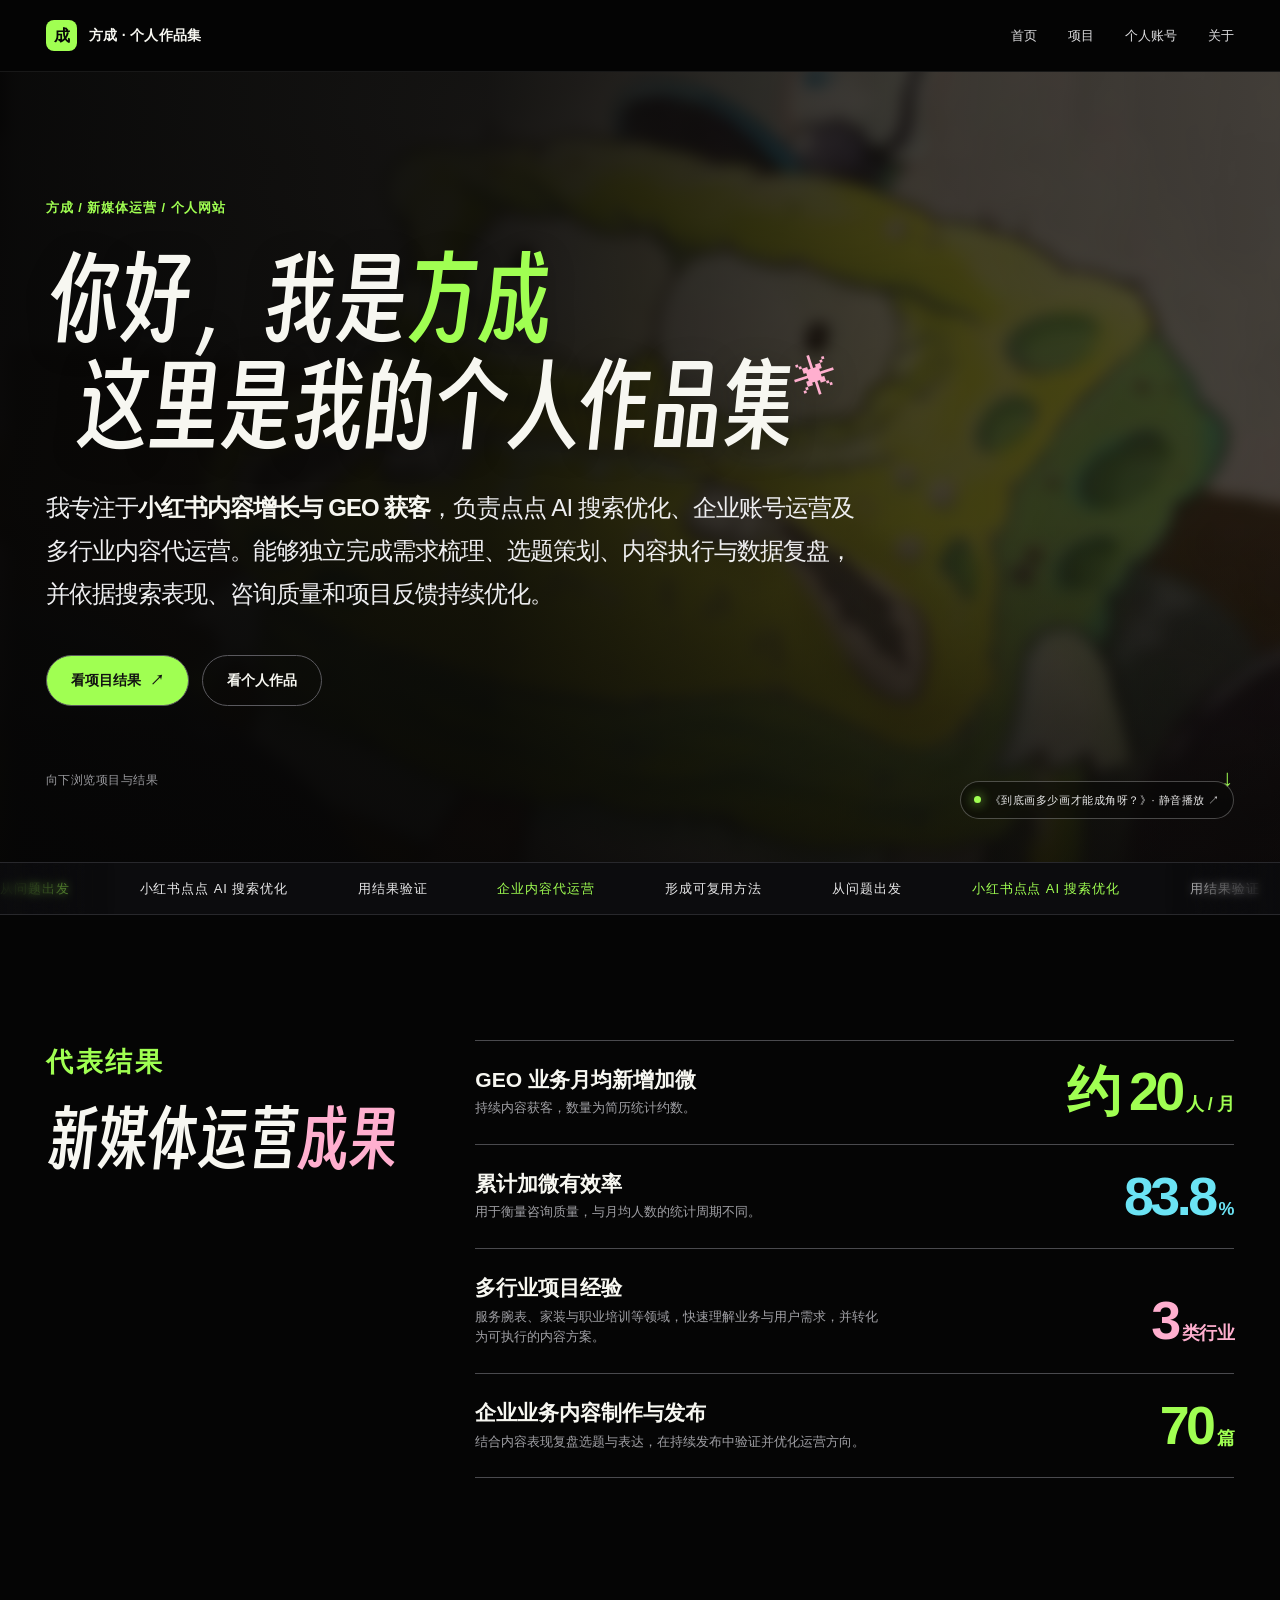
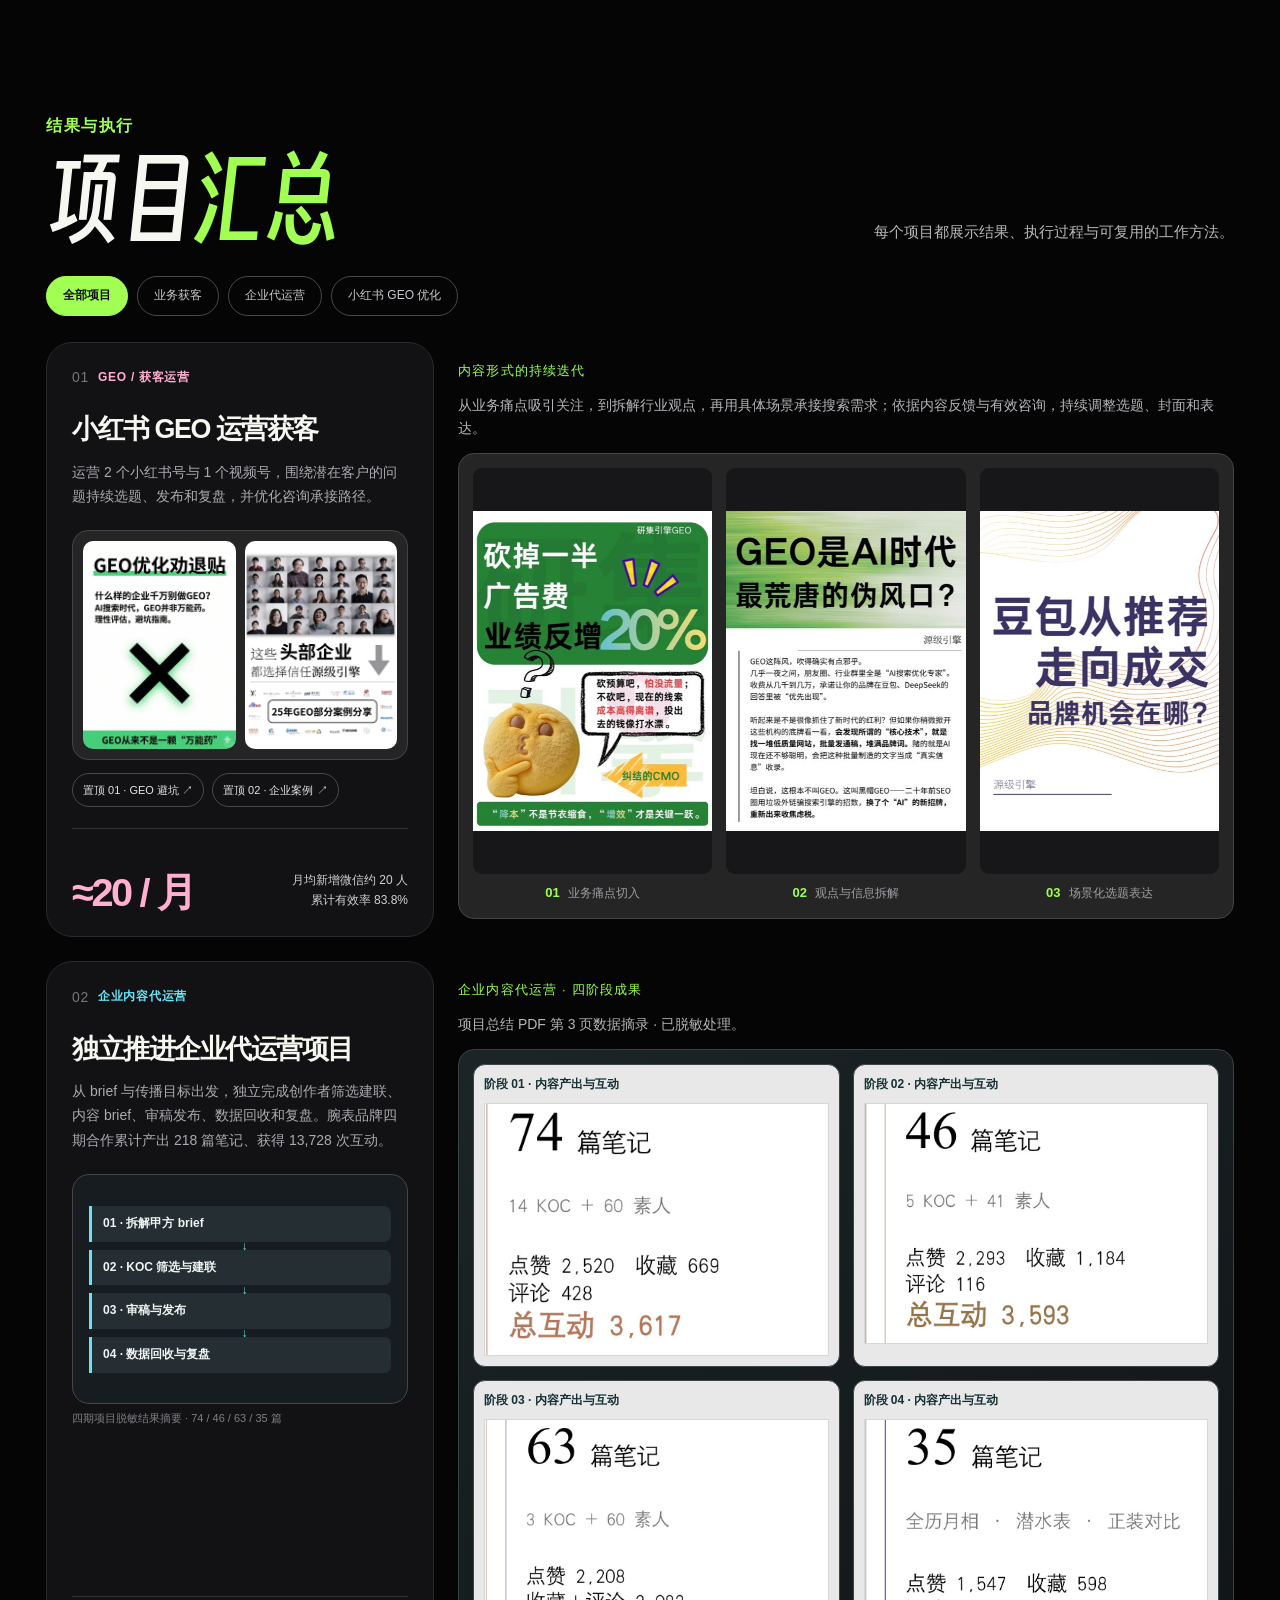
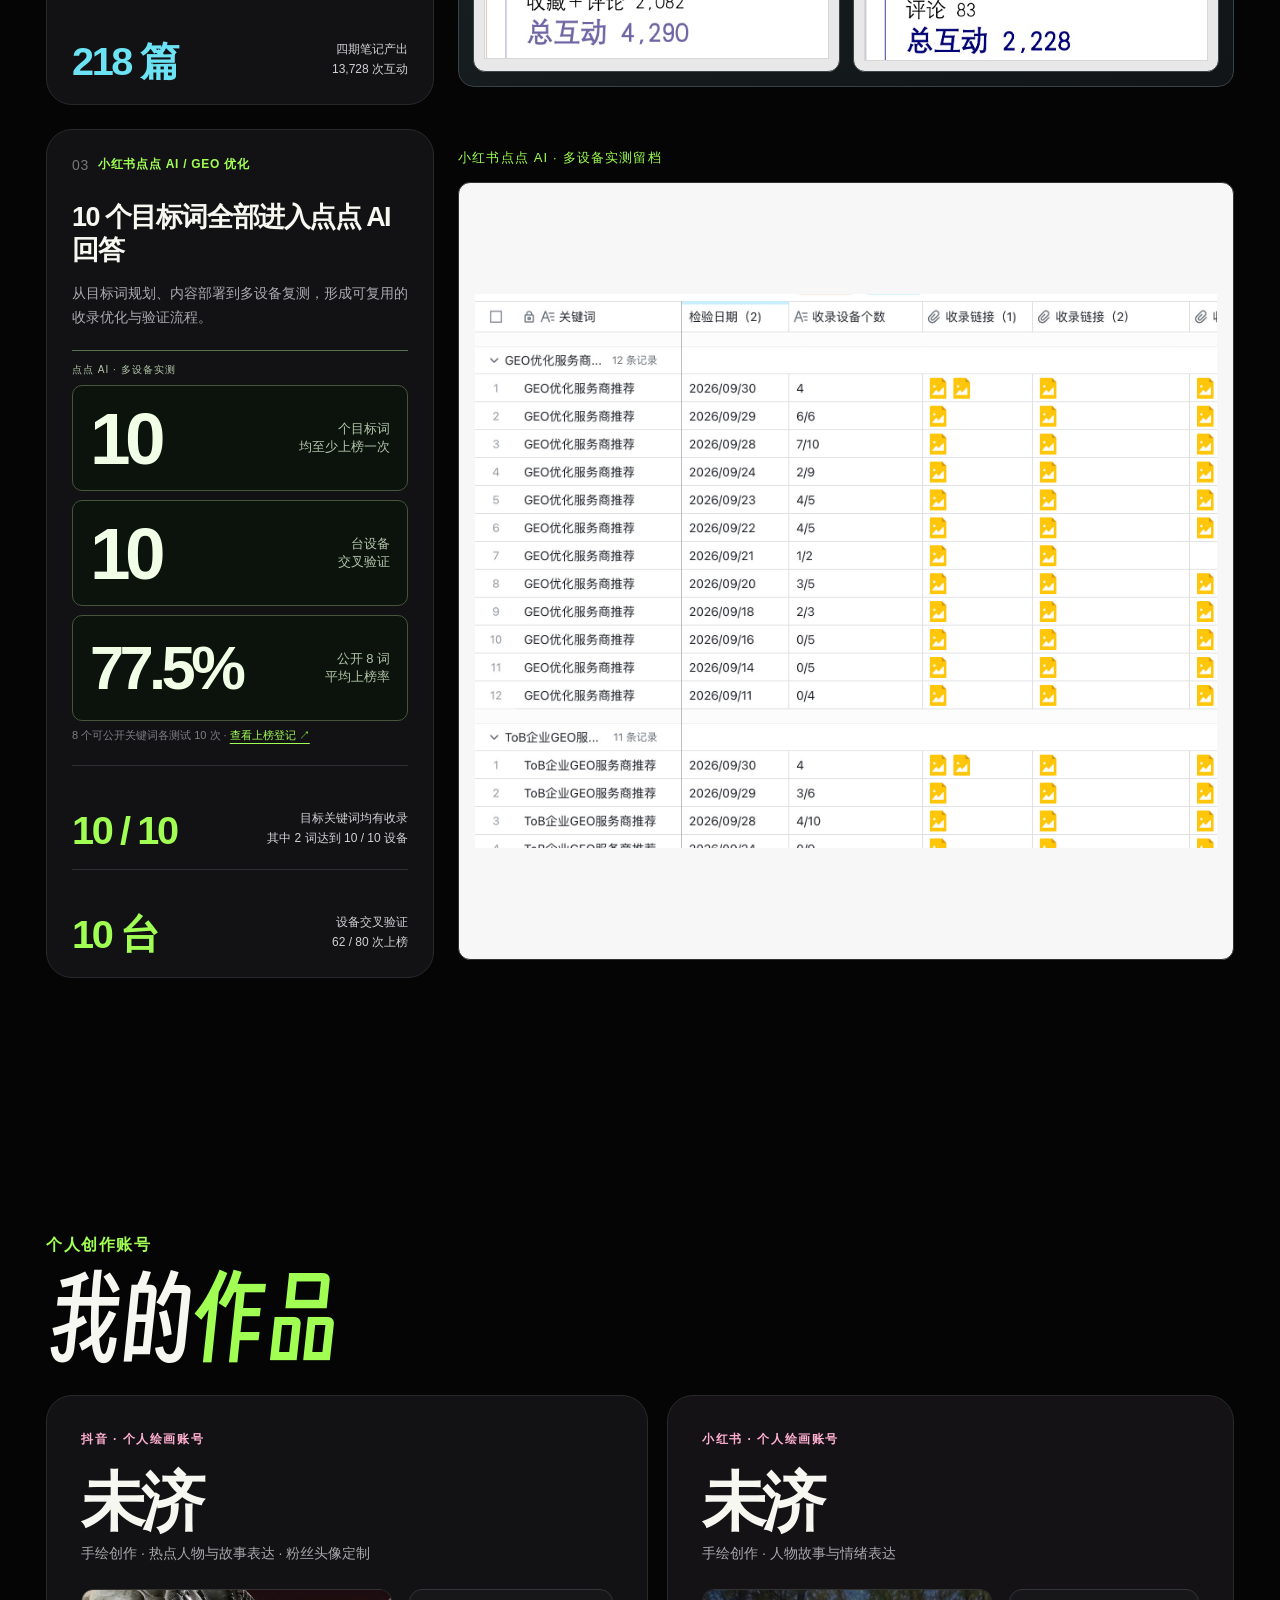
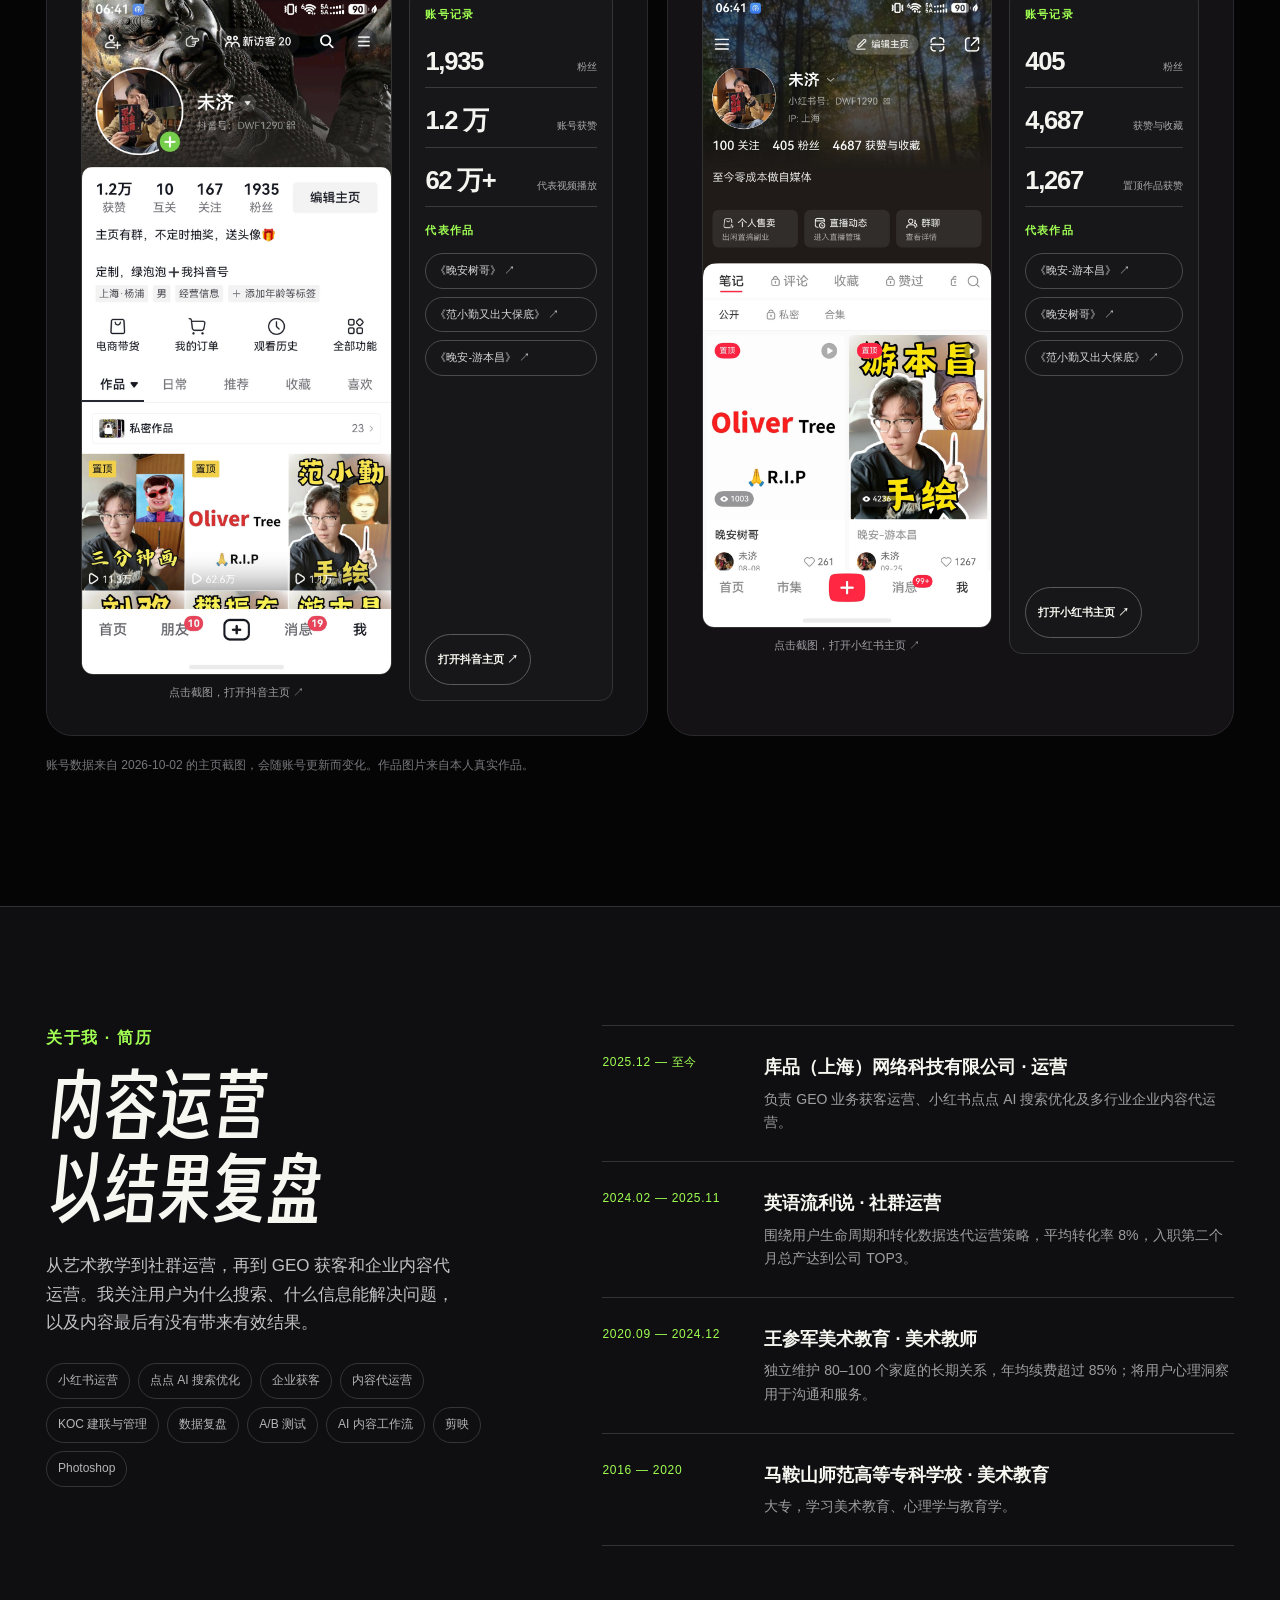
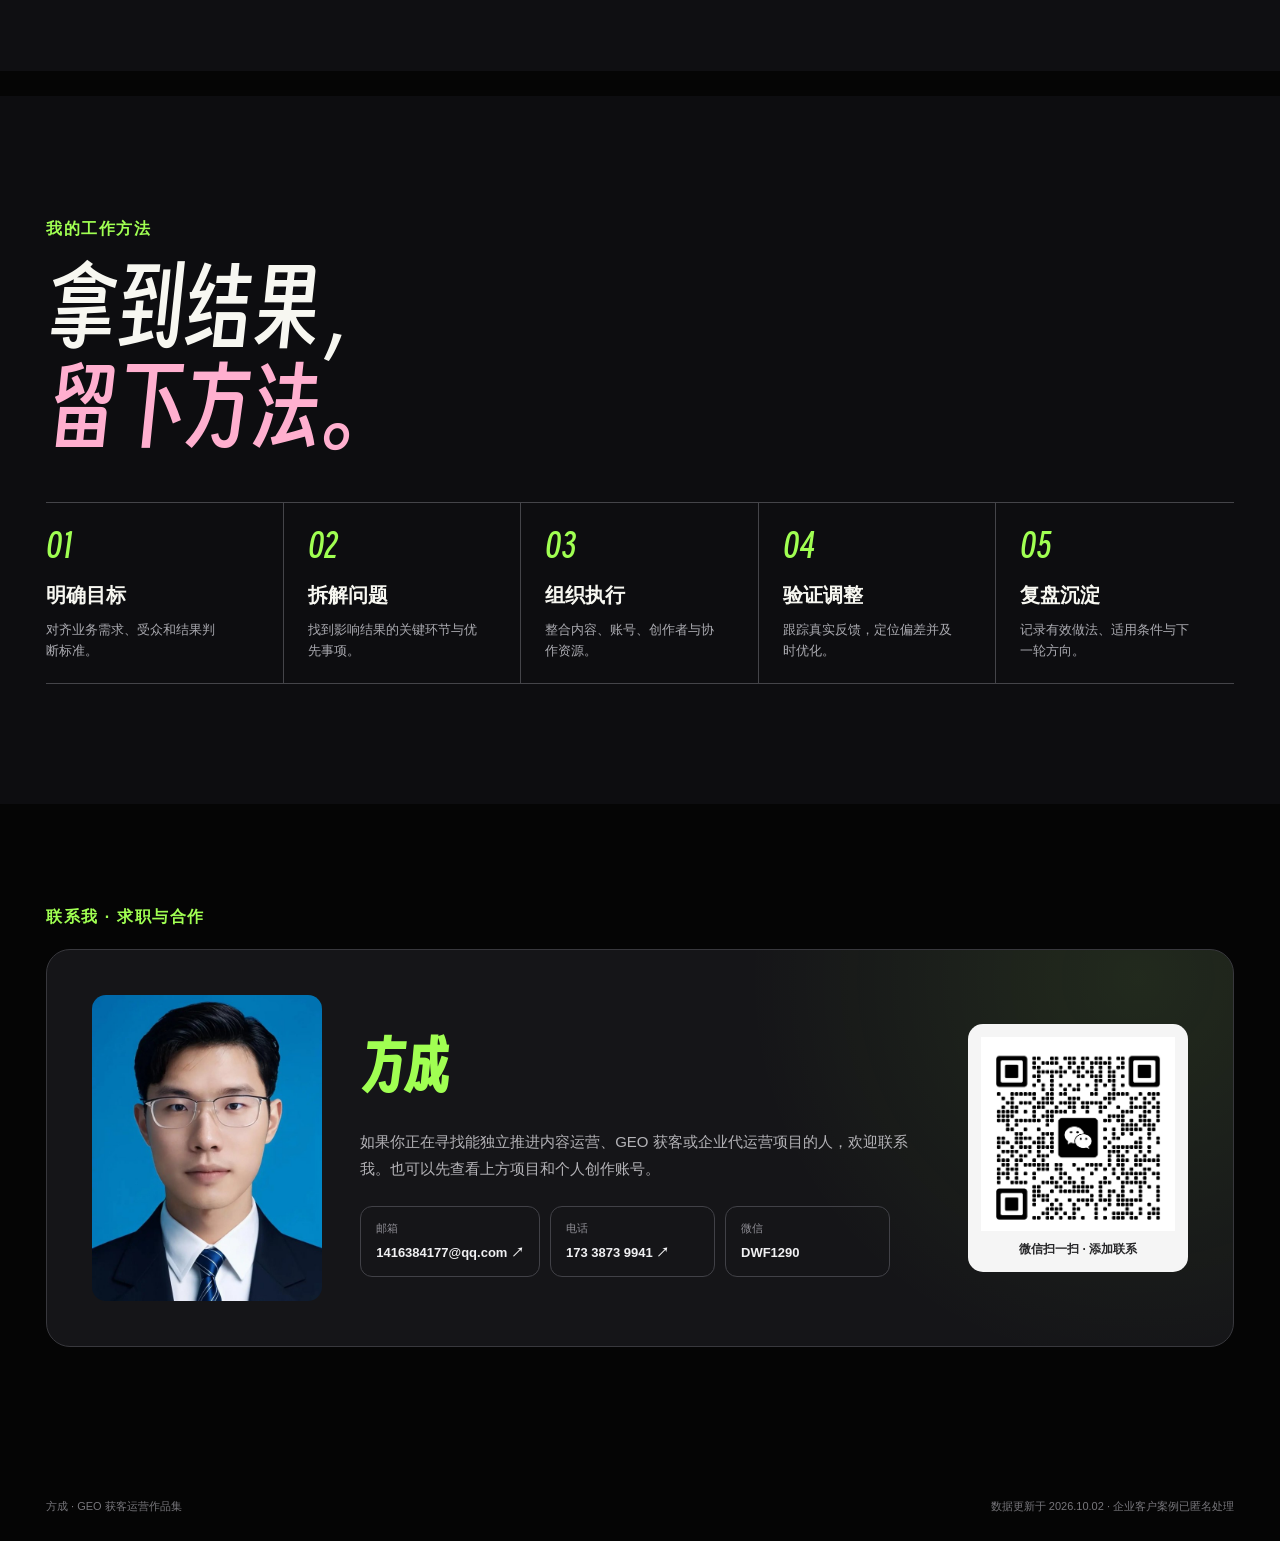
<file: index.html>
<!doctype html>
<html lang="zh-CN">
  <head>
    <meta charset="utf-8" />
    <meta name="viewport" content="width=device-width, initial-scale=1" />
    <meta name="theme-color" content="#050505" />
    <meta name="description" content="方成的个人作品集与简历：GEO获客运营、小红书点点AI搜索优化、企业内容代运营与个人创作账号。" />
    <title>方成的个人作品集｜GEO 获客运营与内容创作</title>
    <link rel="icon" type="image/svg+xml" href="data:image/svg+xml,%3Csvg xmlns='http://www.w3.org/2000/svg' viewBox='0 0 64 64'%3E%3Crect width='64' height='64' rx='15' fill='%239bff4f'/%3E%3Cpath d='M14 47V17h13c12 0 19 5 19 15S39 47 27 47H14zm10-8h4c6 0 9-2 9-7s-3-7-9-7h-4v14z' fill='%23050505'/%3E%3C/svg%3E" />
    <style>
      :root {
        color-scheme: dark;
        --bg: #050505;
        --surface: #111113;
        --surface-raised: #17171a;
        --text: #f4f3ef;
        --muted: #a3a2a5;
        --line: #2b2a2d;
        --green: #9bff4f;
        --pink: #ff9aca;
        --cyan: #66dff5;
        --purple: #b49aff;
        --page: min(1240px, calc(100% - 72px));
      }
      * { box-sizing: border-box; }
      html { scroll-behavior: smooth; background: var(--bg); }
      body {
        margin: 0;
        background: var(--bg);
        color: var(--text);
        font-family: "PingFang SC", "Microsoft YaHei", "Helvetica Neue", sans-serif;
        font-size: 16px;
        line-height: 1.65;
        -webkit-font-smoothing: antialiased;
      }
      a { color: inherit; text-decoration: none; }
      button, a { -webkit-tap-highlight-color: transparent; }
      a:focus-visible, button:focus-visible { outline: 2px solid var(--green); outline-offset: 4px; }
      ::selection { background: var(--green); color: #080808; }
      .wrap { width: var(--page); margin-inline: auto; }
      .topbar {
        position: sticky; top: 0; z-index: 20; height: 68px;
        display: flex; align-items: center; justify-content: space-between;
        padding-inline: max(36px, calc((100vw - 1240px) / 2));
        background: rgba(5, 5, 5, .82); border-bottom: 1px solid rgba(255,255,255,.08);
        backdrop-filter: blur(18px);
      }
      .brand { display: inline-flex; gap: 10px; align-items: center; font-weight: 800; letter-spacing: -.04em; }
      .brand-mark { width: 25px; height: 25px; border-radius: 7px; display: grid; place-items: center; background: var(--green); color: #070707; font: 900 12px/1 Arial, sans-serif; }
      .brand-name { font-size: 14px; }
      .nav { display: flex; gap: clamp(18px, 3.2vw, 42px); align-items: center; color: #b9b8bc; font-size: 13px; }
      .nav a { transition: color .2s ease; }
      .nav a:hover { color: var(--green); }
      .nav-contact { padding: 8px 16px; border-radius: 99px; color: #080808 !important; background: var(--text); font-weight: 700; }
      .nav-contact:hover { background: var(--green); }
      .hero { min-height: 650px; display: grid; align-items: center; padding: 72px 0 86px; overflow: hidden; }
      .hero-grid { display: grid; grid-template-columns: 1.12fr .88fr; align-items: end; gap: 5vw; }
      .eyebrow, .section-kicker { color: var(--green); font-size: 12px; font-weight: 700; letter-spacing: .16em; text-transform: uppercase; }
      .hero h1 { margin: 28px 0 23px; font-family: Impact, "Arial Narrow", sans-serif; font-size: clamp(88px, 15vw, 190px); line-height: .76; font-weight: 500; letter-spacing: -.045em; }
      .hero h1 span { display: block; color: var(--green); }
      .hero-copy { max-width: 640px; margin: 0; color: #cfced1; font-size: clamp(19px, 2.1vw, 27px); line-height: 1.55; letter-spacing: -.035em; }
      .hero-copy strong { color: var(--text); font-weight: 700; }
      .hero-note { max-width: 600px; margin: 17px 0 0; color: var(--muted); font-size: 15px; }
      .hero-side { border-top: 1px solid var(--line); padding-top: 20px; }
      .hero-side-label { color: var(--muted); font-size: 12px; letter-spacing: .12em; text-transform: uppercase; }
      .hero-metric { display: grid; grid-template-columns: 1fr auto; align-items: end; gap: 12px; margin-top: 17px; padding-bottom: 17px; border-bottom: 1px solid var(--line); }
      .hero-metric strong { font: 500 clamp(46px, 6vw, 78px)/.9 Impact, "Arial Narrow", sans-serif; letter-spacing: -.02em; }
      .hero-metric span { max-width: 155px; color: var(--muted); font-size: 13px; text-align: right; }
      .hero-metric .pink { color: var(--pink); }
      .hero-metric .cyan { color: var(--cyan); }
      .hero-actions { display: flex; flex-wrap: wrap; gap: 12px; margin-top: 31px; }
      .button { display: inline-flex; min-height: 47px; align-items: center; justify-content: center; padding: 0 21px; border: 1px solid var(--line); border-radius: 99px; color: var(--text); font-size: 14px; font-weight: 700; transition: transform .2s, border-color .2s, background .2s; }
      .button:hover { transform: translateY(-2px); border-color: var(--green); }
      .button-primary { background: var(--green); border-color: var(--green); color: #080808; }
      .button-primary:hover { background: #b5ff83; }
      .ticker { overflow: hidden; border-top: 1px solid var(--line); border-bottom: 1px solid var(--line); }
      .ticker-track { display: flex; width: max-content; gap: 44px; padding: 14px 0; color: #848387; font: 500 12px/1 Arial, sans-serif; letter-spacing: .18em; white-space: nowrap; }
      .ticker-track span:nth-child(3n+1) { color: var(--green); }
      section { scroll-margin-top: 76px; }
      .section { padding: 106px 0; }
      .section-heading { display: flex; justify-content: space-between; align-items: end; gap: 24px; margin-bottom: 39px; }
      .section-heading h2 { margin: 9px 0 0; font: 500 clamp(42px, 7vw, 88px)/.92 Impact, "Arial Narrow", sans-serif; letter-spacing: -.025em; text-transform: uppercase; }
      .section-heading p { max-width: 350px; margin: 0 0 4px; color: var(--muted); font-size: 14px; }
      .case-grid { display: grid; grid-template-columns: repeat(2, minmax(0, 1fr)); gap: 17px; }
      .case-card { position: relative; min-height: 370px; display: flex; flex-direction: column; justify-content: space-between; overflow: hidden; padding: clamp(24px, 3.4vw, 43px); border: 1px solid #202023; border-radius: 24px; background: var(--surface); transition: border-color .25s, transform .25s; }
      .case-card:hover { transform: translateY(-4px); border-color: #4b4b4e; }
      .case-card::after { content: ""; position: absolute; top: 29px; right: 30px; width: 11px; height: 11px; border-radius: 50%; background: var(--card-accent, var(--green)); box-shadow: 0 0 25px color-mix(in srgb, var(--card-accent, var(--green)) 50%, transparent); }
      .case-meta { display: flex; align-items: center; gap: 9px; color: var(--card-accent, var(--green)); font-size: 12px; font-weight: 700; letter-spacing: .06em; text-transform: uppercase; }
      .case-index { color: #77767a; font: 13px/1 Arial, sans-serif; }
      .case-card h3 { max-width: 580px; margin: 28px 0 14px; font-size: clamp(27px, 3vw, 39px); line-height: 1.22; letter-spacing: -.055em; }
      .case-summary { max-width: 620px; margin: 0; color: #aaa9ad; font-size: 15px; }
      .case-result { display: flex; align-items: end; justify-content: space-between; gap: 18px; margin-top: 35px; padding-top: 19px; border-top: 1px solid #303034; }
      .case-result strong { color: var(--card-accent, var(--green)); font: 500 clamp(36px, 5vw, 61px)/.9 Impact, "Arial Narrow", sans-serif; white-space: nowrap; }
      .case-result span { max-width: 195px; color: #b1b0b4; font-size: 12px; text-align: right; }
      .wide-card { grid-column: 1 / -1; min-height: 337px; }
      .wide-card .case-result { max-width: 760px; }
      .proof-band { padding: 81px 0 88px; background: #0d0d0f; }
      .proof-title { max-width: 980px; margin: 15px 0 44px; font-size: clamp(36px, 6.8vw, 82px); line-height: 1.05; letter-spacing: -.065em; }
      .proof-title span { color: var(--pink); }
      .proof-steps { display: grid; grid-template-columns: repeat(5, minmax(0, 1fr)); border-top: 1px solid #333236; border-bottom: 1px solid #333236; }
      .proof-step { min-height: 147px; padding: 20px 18px 22px 0; border-right: 1px solid #333236; }
      .proof-step + .proof-step { padding-left: 19px; }
      .proof-step:last-child { border-right: 0; }
      .proof-step b { display: block; margin-bottom: 17px; color: var(--green); font: 14px/1 Arial, sans-serif; }
      .proof-step strong { display: block; font-size: 17px; }
      .proof-step small { display: block; max-width: 175px; margin-top: 8px; color: #969599; font-size: 12px; line-height: 1.55; }
      .details { display: grid; grid-template-columns: .8fr 1.2fr; gap: 6vw; padding: 105px 0; border-bottom: 1px solid var(--line); }
      .details-aside { position: sticky; top: 100px; align-self: start; }
      .details-aside h2 { max-width: 410px; margin: 14px 0 20px; font: 500 clamp(40px, 5.7vw, 70px)/.95 Impact, "Arial Narrow", sans-serif; letter-spacing: -.02em; text-transform: uppercase; }
      .details-aside p { max-width: 390px; color: var(--muted); font-size: 14px; }
      .case-detail { padding: 0 0 38px; border-bottom: 1px solid var(--line); }
      .case-detail + .case-detail { padding-top: 35px; }
      .case-detail:last-child { padding-bottom: 0; border: 0; }
      .detail-head { display: flex; align-items: start; justify-content: space-between; gap: 20px; }
      .detail-head h3 { margin: 0; font-size: 26px; letter-spacing: -.05em; }
      .detail-tag { flex: 0 0 auto; color: var(--green); font: 12px/1.5 Arial, sans-serif; letter-spacing: .08em; text-transform: uppercase; }
      .detail-copy { max-width: 650px; margin: 12px 0 0; color: var(--muted); font-size: 14px; }
      .detail-grid { display: grid; grid-template-columns: repeat(3, minmax(0, 1fr)); gap: 12px; margin-top: 23px; }
      .detail-stat { padding: 18px; border-radius: 14px; background: #111113; }
      .detail-stat strong { display: block; color: var(--cyan); font: 500 30px/1 Impact, "Arial Narrow", sans-serif; }
      .detail-stat span { display: block; margin-top: 8px; color: #aaa9ad; font-size: 12px; }
      .detail-note { margin-top: 17px; color: #8f8e92; font-size: 12px; }
      .social-section { padding: 105px 0 111px; }
      .social-grid { display: grid; grid-template-columns: 1.03fr .97fr; gap: 18px; }
      .social-card { min-height: 370px; display: flex; flex-direction: column; justify-content: space-between; padding: clamp(25px, 4vw, 48px); border-radius: 23px; background: var(--surface); border: 1px solid #222225; }
      .social-card.xhs { background: #101011; }
      .social-platform { color: var(--pink); font-size: 12px; font-weight: 700; letter-spacing: .13em; text-transform: uppercase; }
      .social-card h3 { margin: 20px 0 8px; font-size: clamp(35px, 5vw, 58px); line-height: 1; letter-spacing: -.07em; }
      .social-handle { color: #a8a7ab; font-size: 14px; }
      .social-stats { display: flex; flex-wrap: wrap; gap: 25px; margin-top: 35px; }
      .social-stat strong { display: block; font: 500 40px/.95 Impact, "Arial Narrow", sans-serif; color: var(--green); }
      .social-stat span { color: #a8a7ab; font-size: 11px; }
      .social-links { display: flex; flex-wrap: wrap; gap: 9px; margin-top: 24px; }
      .social-link { display: inline-flex; padding: 9px 12px; border: 1px solid #39383c; border-radius: 99px; color: #d8d7da; font-size: 12px; transition: color .2s, border-color .2s; }
      .social-link:hover { color: var(--green); border-color: var(--green); }
      .social-card .button { align-self: start; margin-top: 24px; }
      .social-disclaimer { margin: 17px 0 0; color: #77767b; font-size: 11px; }
      .about { padding: 91px 0 104px; border-top: 1px solid var(--line); background: #0b0b0d; }
      .about-grid { display: grid; grid-template-columns: .85fr 1.15fr; gap: 7vw; }
      .about h2 { margin: 14px 0 20px; font: 500 clamp(44px, 6vw, 77px)/.93 Impact, "Arial Narrow", sans-serif; text-transform: uppercase; }
      .about-lede { max-width: 410px; color: #c2c1c5; font-size: 17px; line-height: 1.7; }
      .timeline { border-top: 1px solid #333236; }
      .timeline-item { display: grid; grid-template-columns: 125px 1fr; gap: 20px; padding: 22px 0; border-bottom: 1px solid #333236; }
      .timeline-date { color: var(--green); font: 12px/1.5 Arial, sans-serif; letter-spacing: .06em; }
      .timeline-item h3 { margin: 0; font-size: 17px; }
      .timeline-item p { margin: 5px 0 0; color: #9e9da1; font-size: 13px; }
      .skills { display: flex; flex-wrap: wrap; gap: 8px; margin-top: 25px; }
      .skill { padding: 7px 11px; border: 1px solid #353438; border-radius: 99px; color: #b6b5b8; font-size: 11px; }
      .footer { padding: 63px 0 26px; }
      .footer-cta { display: flex; justify-content: space-between; align-items: end; gap: 30px; padding-bottom: 47px; border-bottom: 1px solid var(--line); }
      .footer-cta h2 { max-width: 720px; margin: 13px 0 0; font-size: clamp(35px, 6vw, 73px); line-height: 1; letter-spacing: -.07em; }
      .footer-links { display: flex; gap: 10px; flex-wrap: wrap; }
      .footer-bottom { display: flex; justify-content: space-between; gap: 15px; padding-top: 20px; color: #77767b; font-size: 11px; }
      @media (max-width: 800px) {
        :root { --page: calc(100% - 40px); }
        .topbar { height: 60px; padding-inline: 20px; }
        .nav { gap: 16px; font-size: 12px; }
        .nav a:nth-child(3) { display: none; }
        .nav-contact { padding: 7px 11px; }
        .hero { min-height: auto; padding: 74px 0 69px; }
        .hero-grid { grid-template-columns: 1fr; gap: 55px; }
        .hero h1 { margin-top: 25px; font-size: clamp(85px, 21vw, 150px); }
        .hero-side { max-width: 540px; }
        .section { padding: 77px 0; }
        .section-heading { align-items: start; flex-direction: column; }
        .case-grid { grid-template-columns: 1fr; }
        .wide-card { grid-column: auto; }
        .case-card { min-height: 330px; }
        .proof-band { padding: 65px 0; }
        .proof-steps { grid-template-columns: 1fr; }
        .proof-step, .proof-step + .proof-step { min-height: auto; padding: 16px 0; border-right: 0; border-bottom: 1px solid #333236; }
        .proof-step:last-child { border-bottom: 0; }
        .proof-step b { display: inline-block; width: 42px; margin: 0; }
        .proof-step strong { display: inline; }
        .proof-step small { max-width: none; margin-left: 45px; }
        .details { grid-template-columns: 1fr; gap: 38px; padding: 76px 0; }
        .details-aside { position: static; }
        .social-section { padding: 77px 0; }
        .social-grid { grid-template-columns: 1fr; }
        .social-card { min-height: 340px; }
        .about { padding: 75px 0; }
        .about-grid { grid-template-columns: 1fr; gap: 38px; }
        .footer-cta { align-items: start; flex-direction: column; }
      }
      @media (max-width: 470px) {
        :root { --page: calc(100% - 32px); }
        .topbar { padding-inline: 16px; }
        .brand-name { display: none; }
        .nav { gap: 13px; }
        .hero h1 { font-size: 22vw; }
        .hero-metric strong { font-size: 49px; }
        .case-card { min-height: 325px; padding: 24px; border-radius: 19px; }
        .case-result { align-items: start; flex-direction: column; }
        .case-result span { max-width: 260px; text-align: left; }
        .detail-grid { grid-template-columns: 1fr; }
        .detail-stat { display: flex; align-items: center; justify-content: space-between; gap: 12px; }
        .detail-stat span { margin: 0; text-align: right; }
        .timeline-item { grid-template-columns: 95px 1fr; gap: 12px; }
        .footer-bottom { flex-direction: column; }
      }
      @media (prefers-reduced-motion: reduce) {
        *, *::before, *::after { scroll-behavior: auto !important; transition-duration: .01ms !important; animation-duration: .01ms !important; }
      }
    </style>
    <link rel="stylesheet" href="./visual-v2.css" />
    <link rel="stylesheet" href="./editor.css" />
    <script defer src="./motion.js"></script>
    <script defer src="./inline-editor.js"></script>
  </head>
  <body>
    <header class="topbar">
      <a class="brand" href="#home" aria-label="方成主页"><span class="brand-mark">成</span><span class="brand-name">方成 · 个人作品集</span></a>
      <nav class="nav" aria-label="主导航">
        <a href="#home">首页</a><a href="#work">项目</a><a href="#creator">个人账号</a><a href="#about">关于</a>
      </nav>
    </header>

    <main>
      <section class="hero" id="home">
        <div class="hero-video-scene" aria-label="方成的小红书真实手绘视频作品片段">
          <video class="hero-video" autoplay muted loop playsinline preload="metadata" poster="./assets/xhs-drawing-poster.jpg" aria-hidden="true"><source src="./assets/xhs-drawing-loop.mp4" type="video/mp4" /></video>
          <a class="hero-video-label" href="https://www.xiaohongshu.com/discovery/item/6a6d7377000000002203376a" target="_blank" rel="noreferrer"><span class="live-dot"></span> 《到底画多少画才能成角呀？》· 静音播放 ↗</a>
        </div>
        <div class="wrap hero-grid">
          <div class="hero-content">
            <div class="eyebrow">方成 / 新媒体运营 / 个人网站</div>
            <h1><span class="hero-title-first">你好，我是<span class="hero-name">方成</span></span><span class="hero-title-second">这里是我的<br class="hero-mobile-break" />个人作品集<span class="hero-title-star" aria-hidden="true">✳</span></span></h1>
            <p class="hero-copy">我专注于<strong>小红书内容增长与 GEO 获客</strong>，负责点点 AI 搜索优化、企业账号运营及多行业内容代运营。能够独立完成需求梳理、选题策划、内容执行与数据复盘，并依据搜索表现、咨询质量和项目反馈持续优化。</p>
            <div class="hero-actions"><a class="button button-primary" href="#work">看项目结果 <span aria-hidden="true">↗</span></a><a class="button" href="#creator">看个人作品</a></div>
          </div>
        </div>
        <div class="hero-bottom wrap"><span>向下浏览项目与结果</span><span aria-hidden="true">↓</span></div>
      </section>

      <div class="ticker" aria-label="专业方向"><div class="ticker-track"><span>从问题出发</span><span>小红书点点 AI 搜索优化</span><span>用结果验证</span><span>企业内容代运营</span><span>形成可复用方法</span><span>从问题出发</span><span>小红书点点 AI 搜索优化</span><span>用结果验证</span><span>企业内容代运营</span><span>形成可复用方法</span></div></div>

      <section class="result-snapshot wrap" aria-labelledby="result-title">
        <div class="result-intro"><div class="section-kicker">代表结果</div><h2 id="result-title">新媒体运营<span>成果</span></h2></div>
        <div class="result-list">
          <div class="result-item"><strong>约 20<span>人 / 月</span></strong><h3>GEO 业务月均新增加微</h3><p>持续内容获客，数量为简历统计约数。</p></div>
          <div class="result-item"><strong>83.8<span>%</span></strong><h3>累计加微有效率</h3><p>用于衡量咨询质量，与月均人数的统计周期不同。</p></div>
          <div class="result-item"><strong>3<span>类行业</span></strong><h3>多行业项目经验</h3><p>服务腕表、家装与职业培训等领域，快速理解业务与用户需求，并转化为可执行的内容方案。</p></div>
          <div class="result-item"><strong>70<span>篇</span></strong><h3>企业业务内容制作与发布</h3><p>结合内容表现复盘选题与表达，在持续发布中验证并优化运营方向。</p></div>
        </div>
      </section>

      <section class="section wrap" id="work">
        <div class="section-heading"><div><div class="section-kicker">结果与执行</div><h2>项目<span>汇总</span></h2></div><p>每个项目都展示结果、执行过程与可复用的工作方法。</p></div>
        <div class="case-filters" aria-label="筛选项目"><button class="filter-button is-active" type="button" data-filter="all" aria-pressed="true">全部项目</button><button class="filter-button" type="button" data-filter="lead" aria-pressed="false">业务获客</button><button class="filter-button" type="button" data-filter="service" aria-pressed="false">企业代运营</button><button class="filter-button" type="button" data-filter="search" aria-pressed="false">小红书 GEO 优化</button></div>
        <div class="case-grid">
          <div class="case-row" data-category="lead">
          <article class="case-card" data-category="lead" style="--card-accent: var(--pink)">
            <div><div class="case-meta"><span class="case-index">01</span> GEO / 获客运营</div><h3>小红书 GEO 运营获客</h3><p class="case-summary">运营 2 个小红书号与 1 个视频号，围绕潜在客户的问题持续选题、发布和复盘，并优化咨询承接路径。</p></div>
            <div class="lead-proof" aria-label="源级引擎小红书主页两条置顶笔记封面"><a href="https://www.xiaohongshu.com/discovery/item/692ee77d000000001b033d2b" target="_blank" rel="noreferrer" aria-label="查看置顶笔记：GEO 避坑"><img src="./assets/geo-lead-pinned-1.webp" alt="源级引擎置顶笔记《别再被 GEO 优化割韭菜了》封面" loading="lazy" /></a><a href="https://www.xiaohongshu.com/discovery/item/696874cd000000001a01db46" target="_blank" rel="noreferrer" aria-label="查看置顶笔记：企业案例"><img src="./assets/geo-lead-pinned-2.webp" alt="源级引擎置顶笔记《这些头部企业为什么找我们做 GEO》封面" loading="lazy" /></a></div>
            <div class="evidence-links"><a href="https://www.xiaohongshu.com/discovery/item/692ee77d000000001b033d2b" target="_blank" rel="noreferrer">置顶 01 · GEO 避坑 ↗</a><a href="https://www.xiaohongshu.com/discovery/item/696874cd000000001a01db46" target="_blank" rel="noreferrer">置顶 02 · 企业案例 ↗</a></div>
            <div class="case-result"><strong>≈20 / 月</strong><span>月均新增微信约 20 人<br />累计有效率 83.8%</span></div>
          </article>
          <aside class="case-visual lead-visual" aria-label="GEO 获客账号内容配图">
            <div class="visual-label">内容形式的持续迭代</div>
            <p class="lead-iteration-copy">从业务痛点吸引关注，到拆解行业观点，再用具体场景承接搜索需求；依据内容反馈与有效咨询，持续调整选题、封面和表达。</p>
            <div class="lead-proof"><figure><img src="./assets/content-style-01.svg" alt="GEO 内容样例：以广告预算与业务结果为切入点" loading="lazy" /><figcaption><b>01</b> 业务痛点切入</figcaption></figure><figure><img src="./assets/content-style-02.svg" alt="GEO 内容样例：长图拆解 AI 搜索话题" loading="lazy" /><figcaption><b>02</b> 观点与信息拆解</figcaption></figure><figure><img src="./assets/content-style-03.svg" alt="GEO 内容样例：豆包推荐场景内容封面" loading="lazy" /><figcaption><b>03</b> 场景化选题表达</figcaption></figure></div>
          </aside>
          </div>
          <div class="case-row" data-category="service">
          <article class="case-card" data-category="service" style="--card-accent: var(--cyan)">
            <div><div class="case-meta"><span class="case-index">02</span> 企业内容代运营</div><h3>独立推进企业代运营项目</h3><p class="case-summary">从 brief 与传播目标出发，独立完成创作者筛选建联、内容 brief、审稿发布、数据回收和复盘。腕表品牌四期合作累计产出 218 篇笔记、获得 13,728 次互动。</p></div>
            <div class="service-process" aria-label="企业代运营执行流程"><span>01 · 拆解甲方 brief</span><span>02 · KOC 筛选与建联</span><span>03 · 审稿与发布</span><span>04 · 数据回收与复盘</span></div>
            <small class="image-caption">四期项目脱敏结果摘要 · 74 / 46 / 63 / 35 篇</small>
            <div class="case-result"><strong>218 篇</strong><span>四期笔记产出<br />13,728 次互动</span></div>
          </article>
          <aside class="case-visual service-visual" aria-label="企业代运营项目四阶段成果摘要">
            <div class="visual-label">企业内容代运营 · 四阶段成果</div>
            <p class="service-proof-copy">项目总结 PDF 第 3 页数据摘录 · 已脱敏处理。</p>
            <div class="service-phase-gallery"><figure><figcaption>阶段 01 · 内容产出与互动</figcaption><img src="./assets/service-phase-1.svg" alt="脱敏项目摘要：74 篇笔记，总互动 3,617" loading="lazy" /></figure><figure><figcaption>阶段 02 · 内容产出与互动</figcaption><img src="./assets/service-phase-2.svg" alt="脱敏项目摘要：46 篇笔记，总互动 3,593" loading="lazy" /></figure><figure><figcaption>阶段 03 · 内容产出与互动</figcaption><img src="./assets/service-phase-3.svg" alt="脱敏项目摘要：63 篇笔记，总互动 4,290" loading="lazy" /></figure><figure><figcaption>阶段 04 · 内容产出与互动</figcaption><img src="./assets/service-phase-4.svg" alt="脱敏项目摘要：35 篇笔记，总互动 2,228" loading="lazy" /></figure></div>
          </aside>
          </div>
          <div class="case-row" data-category="search">
          <article class="case-card" data-category="search" style="--card-accent: var(--green)">
            <div><div class="case-meta"><span class="case-index">03</span> 小红书点点 AI / GEO 优化</div><h3>10 个目标词全部进入点点 AI 回答</h3><p class="case-summary">从目标词规划、内容部署到多设备复测，形成可复用的收录优化与验证流程。</p></div>
            <div class="geo-proof" aria-label="真实项目复测结果">
              <div class="geo-proof-stats"><span class="geo-proof-kicker">点点 AI · 多设备实测</span><div><strong>10</strong><span>个目标词<br />均至少上榜一次</span></div><div><strong>10</strong><span>台设备<br />交叉验证</span></div><div><strong>77.5%</strong><span>公开 8 词<br />平均上榜率</span></div></div>
            </div>
            <small class="image-caption">8 个可公开关键词各测试 10 次 · <a href="https://hcndlqaz2xef.feishu.cn/base/X5kibxtuIaTEalsew4uch48qnPg?from=from_copylink" target="_blank" rel="noreferrer">查看上榜登记 ↗</a></small>
            <div class="case-result"><strong>10 / 10</strong><span>目标关键词均有收录<br />其中 2 词达到 10 / 10 设备</span></div>
            <div class="case-result"><strong>10 台</strong><span>设备交叉验证<br />62 / 80 次上榜</span></div>
          </article>
          <aside class="case-visual search-visual" aria-label="点点 AI 上榜数据配图">
            <div class="visual-label">小红书点点 AI · 多设备实测留档</div>
            <a class="geo-evidence-image" href="https://hcndlqaz2xef.feishu.cn/base/X5kibxtuIaTEalsew4uch48qnPg?table=tblMeH5R4BmeoUVt&amp;view=vewCUecZ0g" target="_blank" rel="noreferrer" aria-label="打开真实的提示词收录状态登记表"><img src="./assets/geo-ranking-feishu.svg" alt="飞书提示词收录状态登记表截图，显示关键词、检验日期、设备收录个数及证据链接" loading="lazy" /></a>
          </aside>
          </div>
        </div>
      </section>

      <section class="social-section wrap" id="creator">
        <div class="section-heading"><div><div class="section-kicker">个人创作账号</div><h2>我的<span>作品</span></h2></div></div>
        <div class="social-grid">
          <article class="social-card">
            <div class="social-platform">抖音 · 个人绘画账号</div><h3>未济</h3><div class="social-handle">手绘创作 · 热点人物与故事表达 · 粉丝头像定制</div>
            <div class="account-showcase"><div class="social-image-grid"><figure><a href="https://www.douyin.com/user/MS4wLjABAAAA1M1_pkEYsKEpMfAr6Z3ibbysePYXROWlN20IpAIV2Zo" target="_blank" rel="noreferrer" aria-label="打开未济抖音主页"><img class="social-image account-mobile-image" src="./assets/douyin-account-mobile.svg" alt="抖音账号手机主页高清截图，展示主页信息与代表作品" loading="lazy" /></a><figcaption>点击截图，打开抖音主页 ↗</figcaption></figure></div>
              <div class="account-side"><div class="account-side-label">账号记录</div><div class="account-metrics"><div><strong>1,935</strong><span>粉丝</span></div><div><strong>1.2 万</strong><span>账号获赞</span></div><div><strong>62 万+</strong><span>代表视频播放</span></div></div><div class="account-side-label">代表作品</div><div class="social-links"><a class="social-link" href="https://www.douyin.com/video/7671533516735953762" target="_blank" rel="noreferrer">《晚安树哥》 ↗</a><a class="social-link" href="https://v.douyin.com/CBX5cLGXmQw/" target="_blank" rel="noreferrer">《范小勤又出大保底》 ↗</a><a class="social-link" href="https://v.douyin.com/EeqIUEa1saI/" target="_blank" rel="noreferrer">《晚安-游本昌》 ↗</a></div><a class="button" href="https://www.douyin.com/user/MS4wLjABAAAA1M1_pkEYsKEpMfAr6Z3ibbysePYXROWlN20IpAIV2Zo" target="_blank" rel="noreferrer">打开抖音主页 ↗</a></div>
            </div>
          </article>
          <article class="social-card xhs">
            <div class="social-platform" style="color: var(--pink)">小红书 · 个人绘画账号</div><h3>未济</h3><div class="social-handle">手绘创作 · 人物故事与情绪表达</div>
            <div class="account-showcase"><div class="social-image-grid"><figure><a href="https://www.xiaohongshu.com/user/profile/666460df0000000003031688" target="_blank" rel="noreferrer" aria-label="打开未济小红书主页"><img class="social-image account-mobile-image" src="./assets/xhs-account-mobile.svg" alt="小红书个人账号手机主页高清截图，展示主页信息与置顶作品" loading="lazy" /></a><figcaption>点击截图，打开小红书主页 ↗</figcaption></figure></div>
              <div class="account-side"><div class="account-side-label">账号记录</div><div class="account-metrics"><div><strong>405</strong><span>粉丝</span></div><div><strong>4,687</strong><span>获赞与收藏</span></div><div><strong>1,267</strong><span>置顶作品获赞</span></div></div><div class="account-side-label">代表作品</div><div class="social-links"><a class="social-link" href="https://www.xiaohongshu.com/discovery/item/6ab60237000000001303c2ab?source=webshare&amp;xhsshare=pc_web&amp;xsec_token=ABq18qXErULd-e8EH9YKW2dc0_sytKqEwSJ0R3sQT-wDk=&amp;xsec_source=pc_share" target="_blank" rel="noreferrer">《晚安-游本昌》 ↗</a><a class="social-link" href="https://www.xiaohongshu.com/discovery/item/6a76c3c30000000006007b76?source=webshare&amp;xhsshare=pc_web&amp;xsec_token=ABZzarKwua16oFs8OKVh8l88oK9CZmqNSqtGl2AxdesnU=&amp;xsec_source=pc_share" target="_blank" rel="noreferrer">《晚安树哥》 ↗</a><a class="social-link" href="https://www.xiaohongshu.com/discovery/item/6abdf08a000000000a01db14?source=webshare&amp;xhsshare=pc_web&amp;xsec_token=ABYskGTvJ_BKhmnJb6qv7BgX3EFn2Nt9VQKJ5-vpxMIEw=&amp;xsec_source=pc_share" target="_blank" rel="noreferrer">《范小勤又出大保底》 ↗</a></div><a class="button" href="https://www.xiaohongshu.com/user/profile/666460df0000000003031688" target="_blank" rel="noreferrer">打开小红书主页 ↗</a></div>
            </div>
          </article>
        </div>
        <p class="social-disclaimer">账号数据来自 2026-10-02 的主页截图，会随账号更新而变化。作品图片来自本人真实作品。</p>
      </section>

      <section class="about" id="about">
        <div class="wrap about-grid">
          <div><div class="section-kicker">关于我 · 简历</div><h2>内容运营<br />以结果复盘</h2><p class="about-lede">从艺术教学到社群运营，再到 GEO 获客和企业内容代运营。我关注用户为什么搜索、什么信息能解决问题，以及内容最后有没有带来有效结果。</p><div class="skills"><span class="skill">小红书运营</span><span class="skill">点点 AI 搜索优化</span><span class="skill">企业获客</span><span class="skill">内容代运营</span><span class="skill">KOC 建联与管理</span><span class="skill">数据复盘</span><span class="skill">A/B 测试</span><span class="skill">AI 内容工作流</span><span class="skill">剪映</span><span class="skill">Photoshop</span></div></div>
          <div class="timeline">
            <div class="timeline-item"><div class="timeline-date">2025.12 — 至今</div><div><h3>库品（上海）网络科技有限公司 · 运营</h3><p>负责 GEO 业务获客运营、小红书点点 AI 搜索优化及多行业企业内容代运营。</p></div></div>
            <div class="timeline-item"><div class="timeline-date">2024.02 — 2025.11</div><div><h3>英语流利说 · 社群运营</h3><p>围绕用户生命周期和转化数据迭代运营策略，平均转化率 8%，入职第二个月总产达到公司 TOP3。</p></div></div>
            <div class="timeline-item"><div class="timeline-date">2020.09 — 2024.12</div><div><h3>王参军美术教育 · 美术教师</h3><p>独立维护 80–100 个家庭的长期关系，年均续费超过 85%；将用户心理洞察用于沟通和服务。</p></div></div>
            <div class="timeline-item"><div class="timeline-date">2016 — 2020</div><div><h3>马鞍山师范高等专科学校 · 美术教育</h3><p>大专，学习美术教育、心理学与教育学。</p></div></div>
          </div>
        </div>
      </section>
      <section class="proof-band">
        <div class="wrap">
          <div class="section-kicker">我的工作方法</div>
          <h2 class="proof-title">拿到结果，<span>留下方法。</span></h2>
          <div class="proof-steps">
            <div class="proof-step"><b>01</b><strong>明确目标</strong><small>对齐业务需求、受众和结果判断标准。</small></div>
            <div class="proof-step"><b>02</b><strong>拆解问题</strong><small>找到影响结果的关键环节与优先事项。</small></div>
            <div class="proof-step"><b>03</b><strong>组织执行</strong><small>整合内容、账号、创作者与协作资源。</small></div>
            <div class="proof-step"><b>04</b><strong>验证调整</strong><small>跟踪真实反馈，定位偏差并及时优化。</small></div>
            <div class="proof-step"><b>05</b><strong>复盘沉淀</strong><small>记录有效做法、适用条件与下一轮方向。</small></div>
          </div>
        </div>
      </section>
      <section class="contact-section wrap" id="contact">
        <div class="section-kicker">联系我 · 求职与合作</div>
        <div class="contact-panel">
          <img class="contact-portrait" src="./assets/fangcheng-contact-portrait.svg" alt="方成证件照" loading="lazy" />
          <div class="contact-main"><h2><span>方成</span></h2><p>如果你正在寻找能独立推进内容运营、GEO 获客或企业代运营项目的人，欢迎联系我。也可以先查看上方项目和个人创作账号。</p><div class="contact-methods"><a href="mailto:1416384177@qq.com"><small>邮箱</small><strong>1416384177@qq.com ↗</strong></a><a href="tel:17338739941"><small>电话</small><strong>173 3873 9941 ↗</strong></a><div><small>微信</small><strong>DWF1290</strong></div></div></div>
          <div class="contact-qr"><img src="./assets/wechat-qr.svg" alt="方成个人微信二维码，可使用微信扫码添加" loading="lazy" /><span>微信扫一扫 · 添加联系</span></div>
        </div>
      </section>
    </main>

    <footer class="footer wrap">
      <div class="footer-bottom"><span>方成 · GEO 获客运营作品集</span><span>数据更新于 2026.10.02 · 企业客户案例已匿名处理</span></div>
    </footer>
  </body>
</html>
</file>
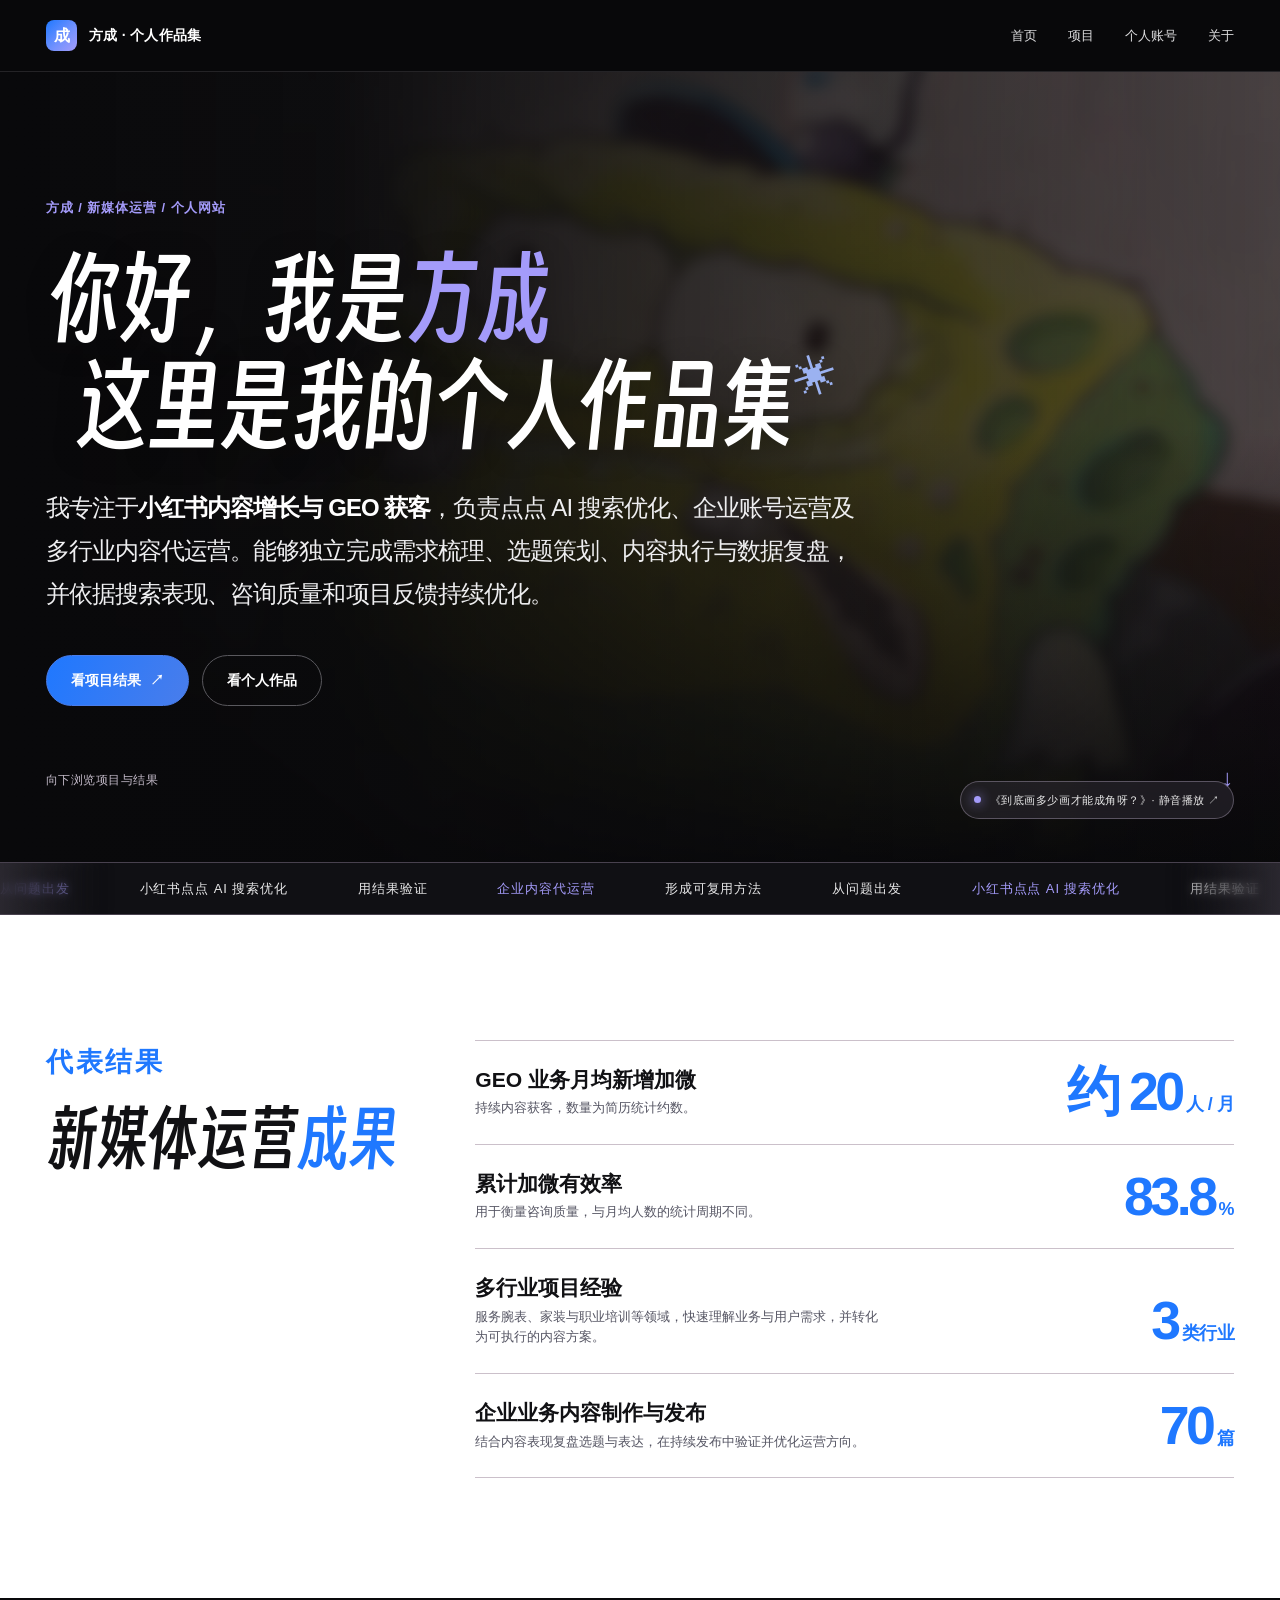
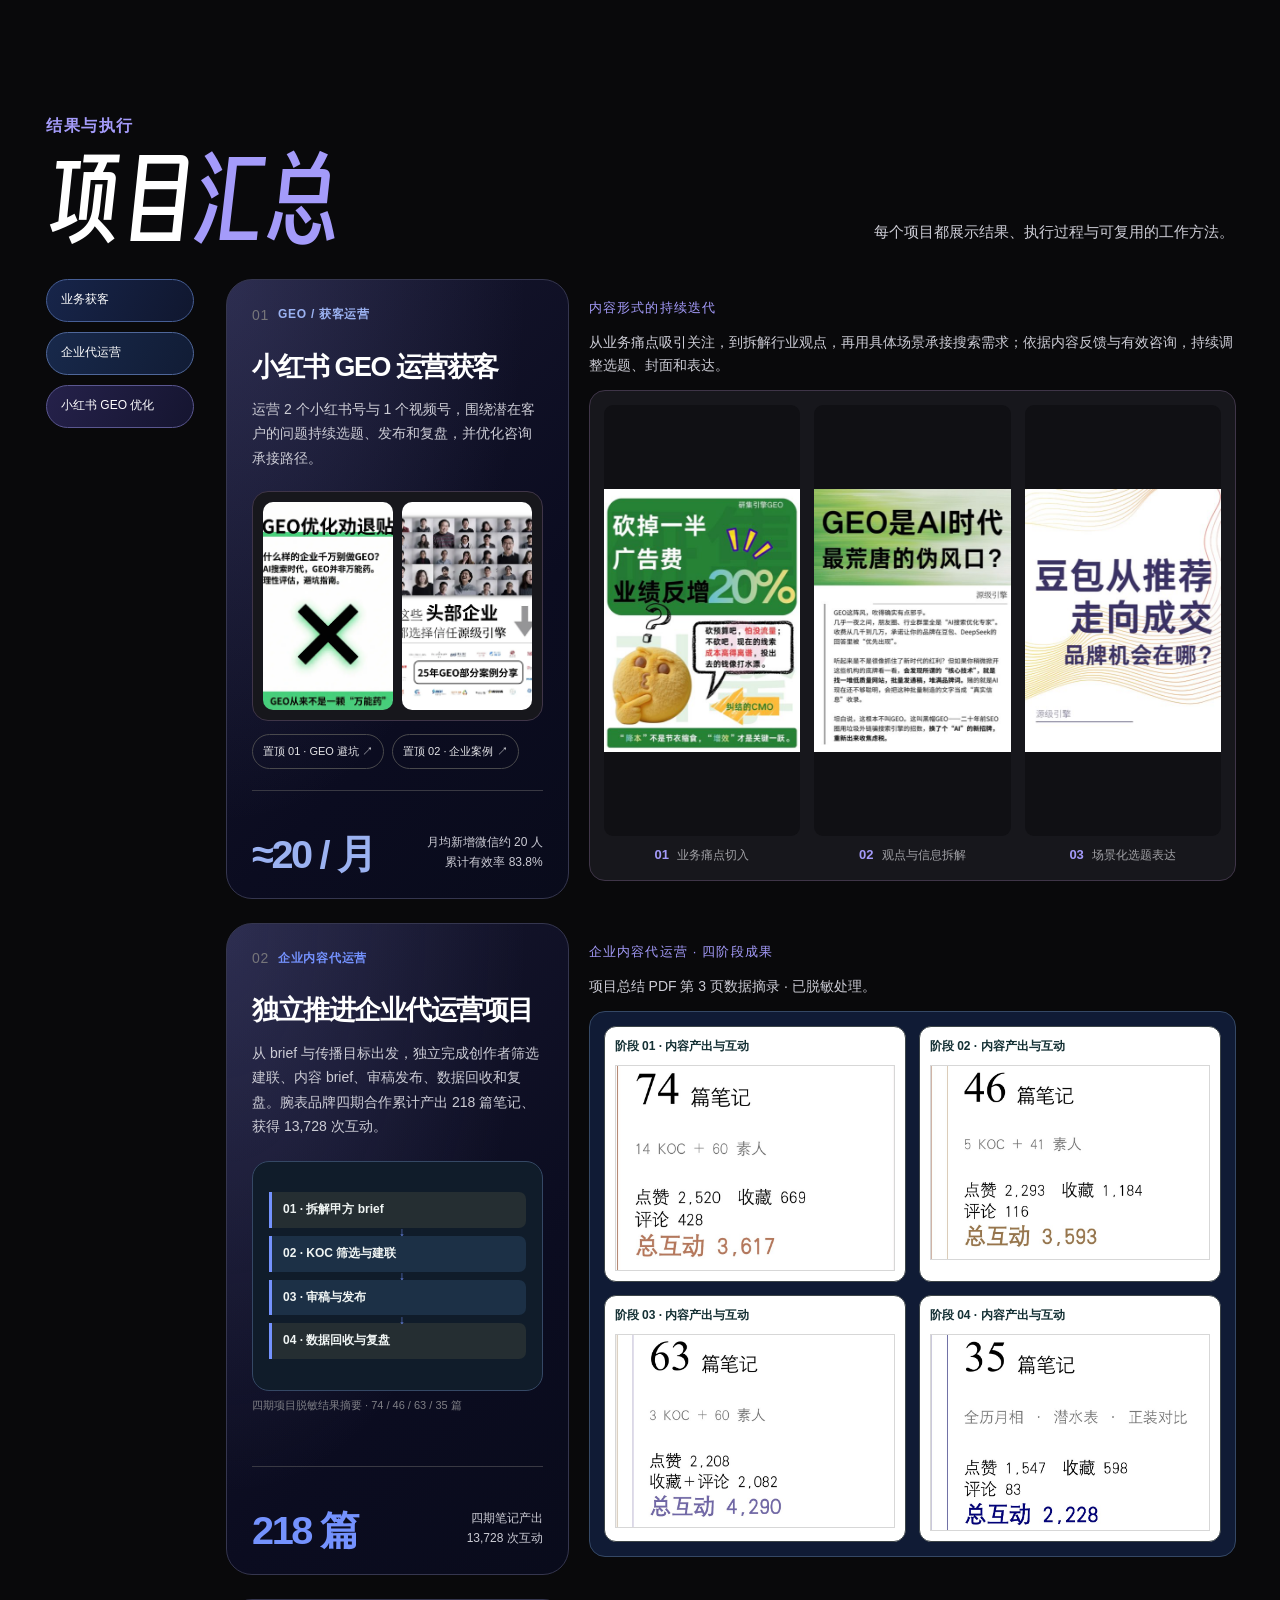
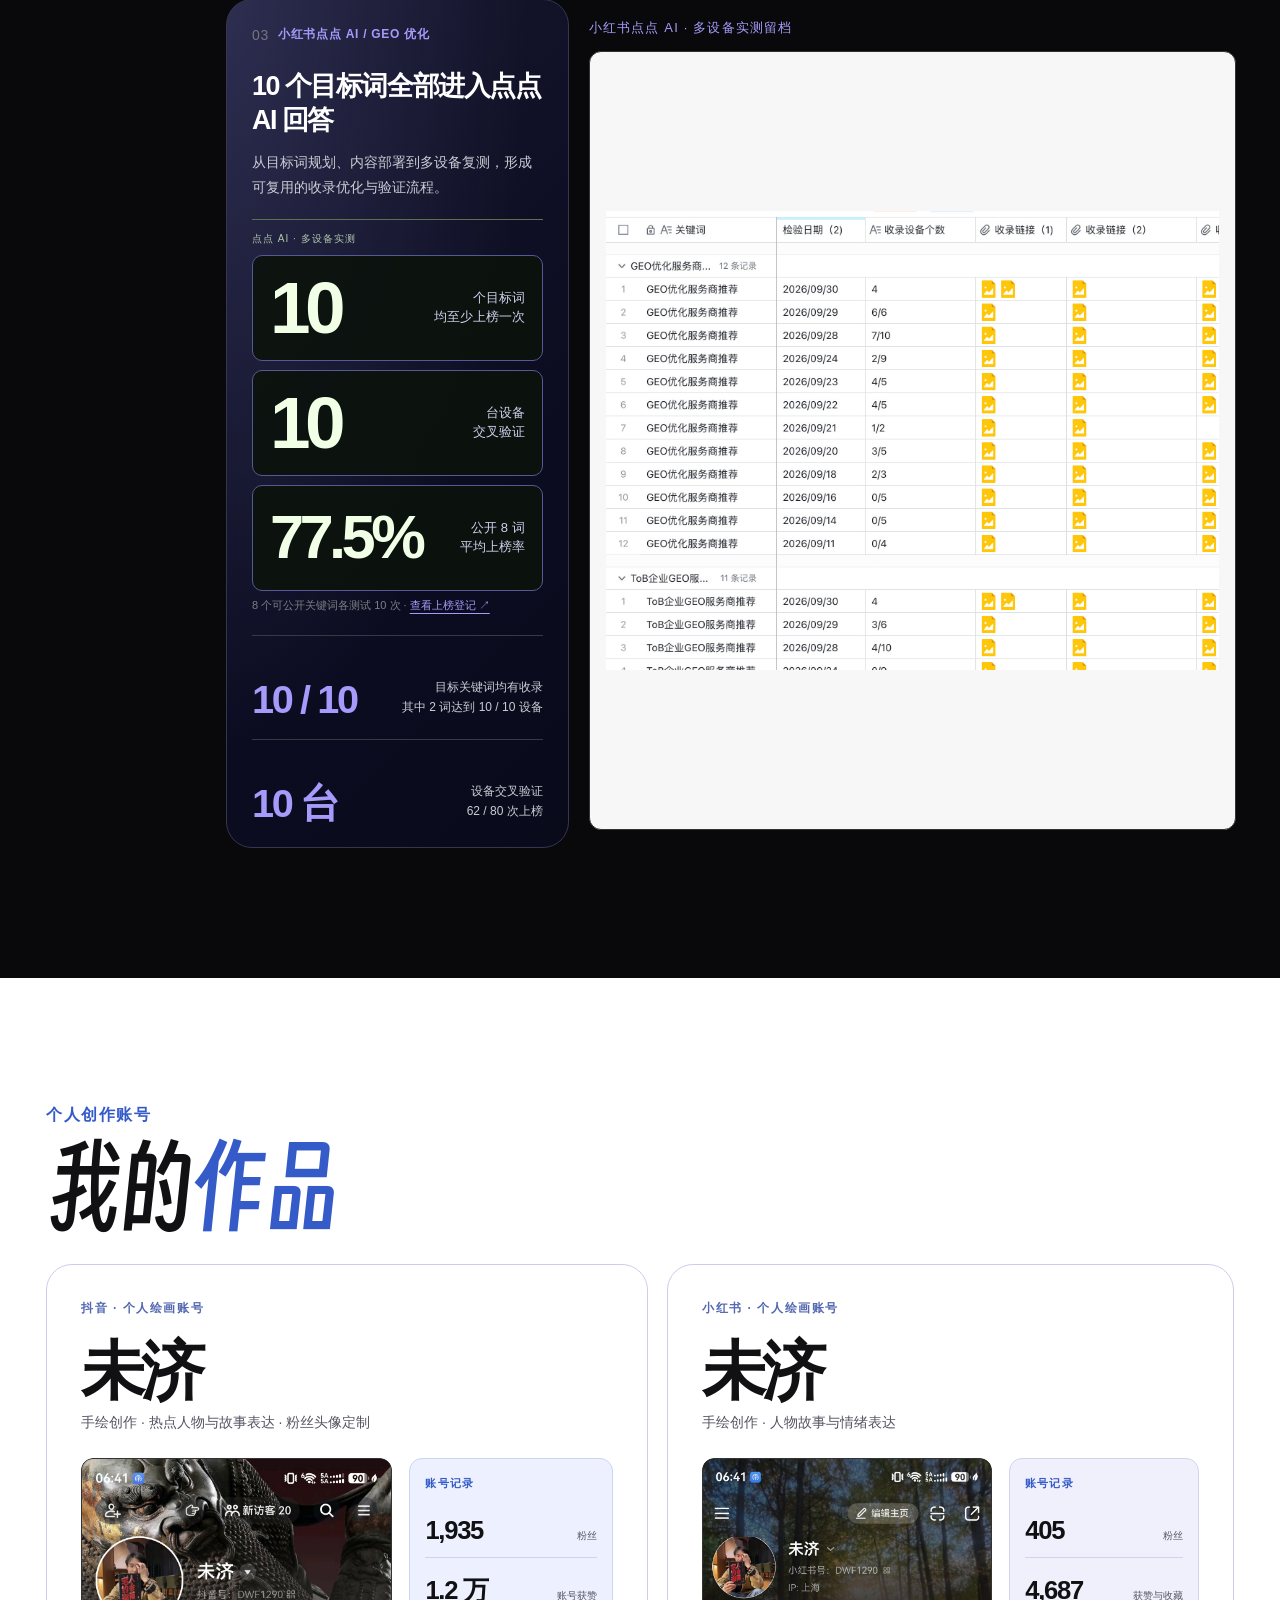
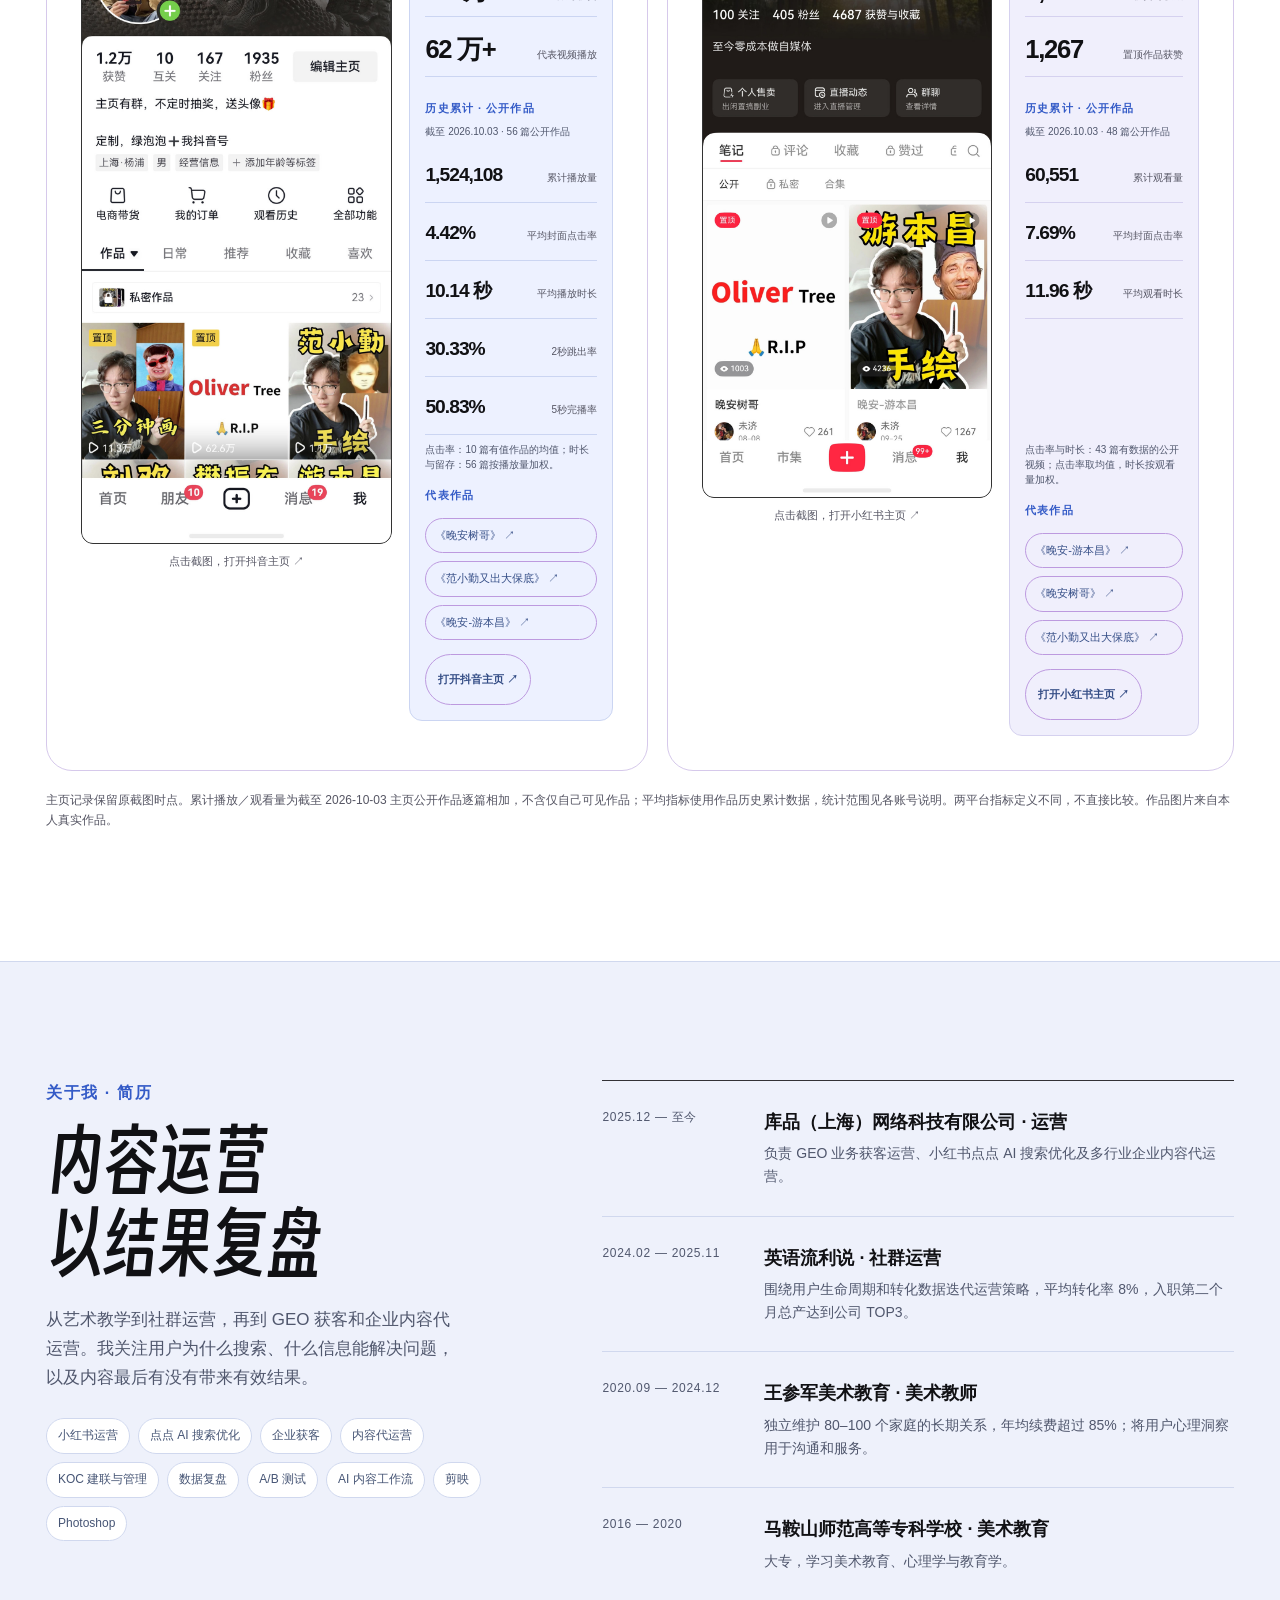
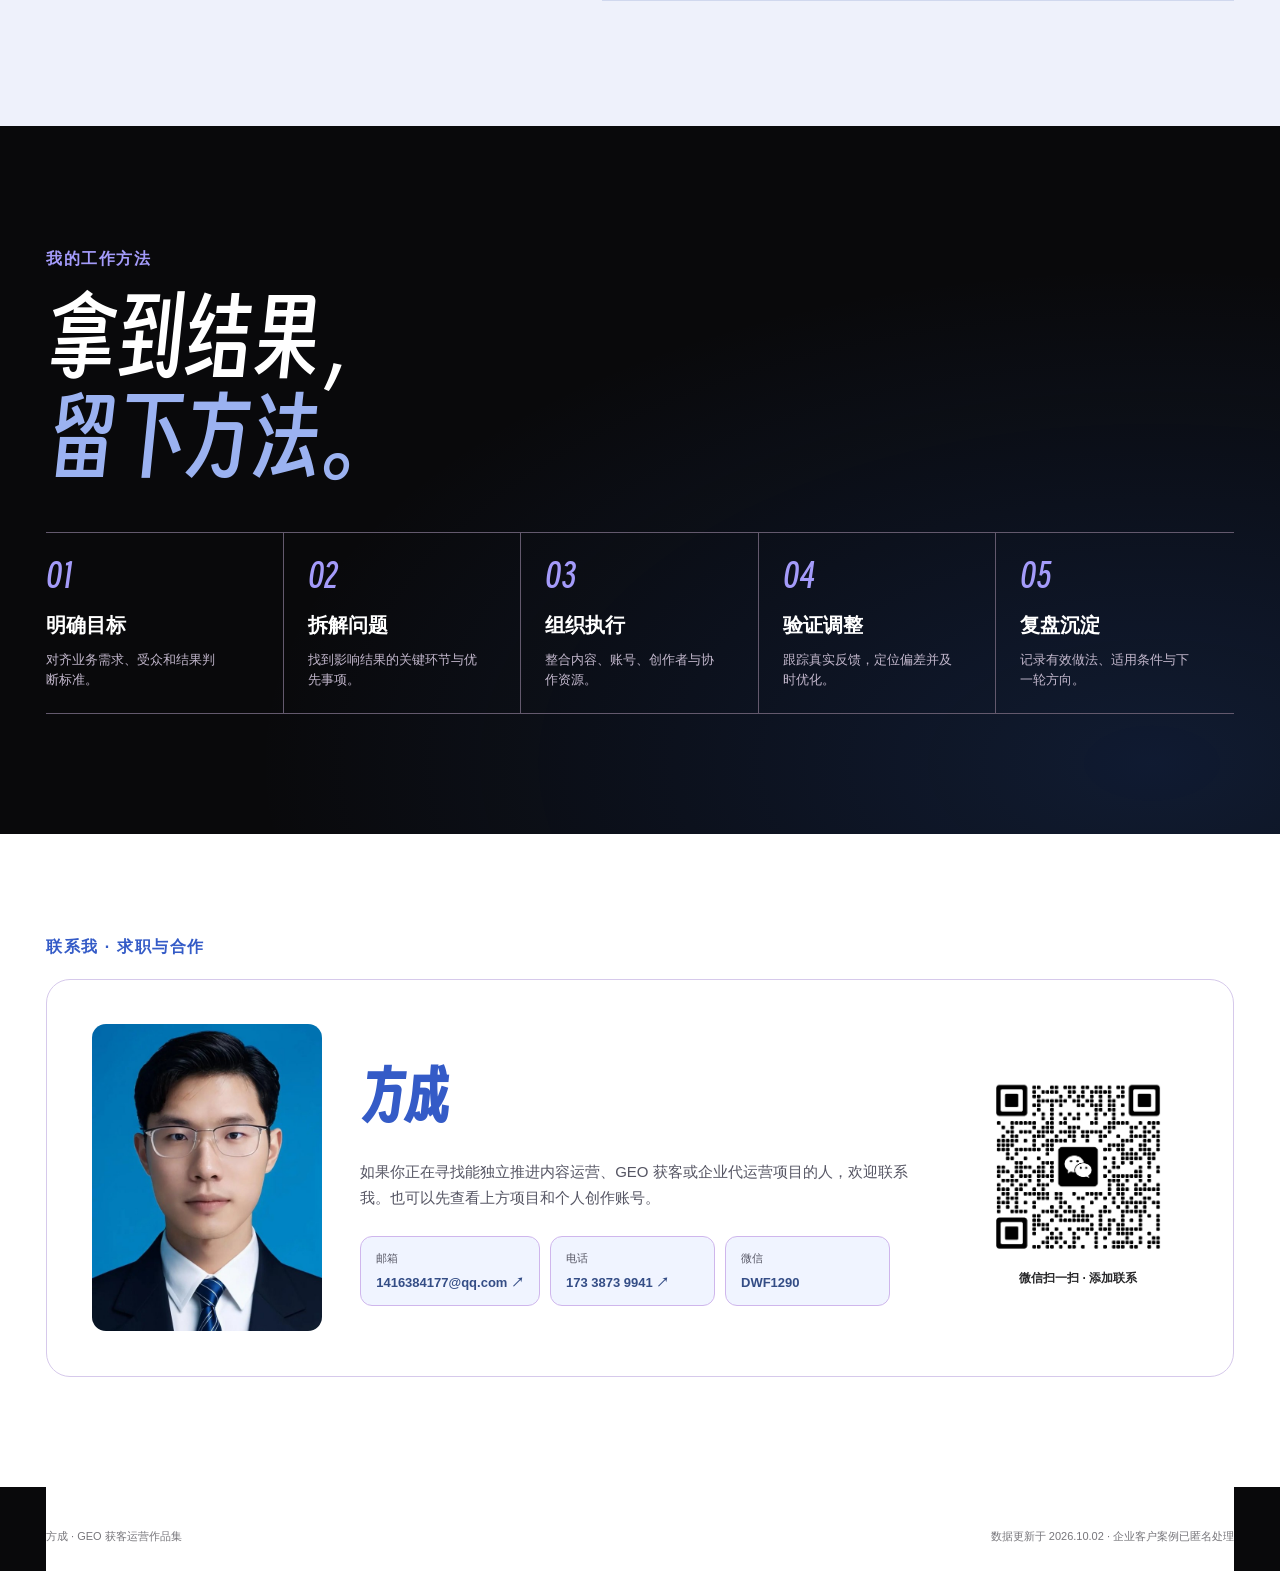
<file: v2/index.html>
<!doctype html>
<html lang="zh-CN">
  <head>
    <meta charset="utf-8" />
    <meta name="viewport" content="width=device-width, initial-scale=1" />
    <meta name="theme-color" content="#050505" />
    <meta name="description" content="方成的个人作品集与简历：GEO获客运营、小红书点点AI搜索优化、企业内容代运营与个人创作账号。" />
    <title>方成的个人作品集｜GEO 获客运营与内容创作</title>
    <link rel="icon" type="image/svg+xml" href="data:image/svg+xml,%3Csvg xmlns='http://www.w3.org/2000/svg' viewBox='0 0 64 64'%3E%3Crect width='64' height='64' rx='15' fill='%239bff4f'/%3E%3Cpath d='M14 47V17h13c12 0 19 5 19 15S39 47 27 47H14zm10-8h4c6 0 9-2 9-7s-3-7-9-7h-4v14z' fill='%23050505'/%3E%3C/svg%3E" />
    <style>
      :root {
        color-scheme: dark;
        --bg: #050505;
        --surface: #111113;
        --surface-raised: #17171a;
        --text: #f4f3ef;
        --muted: #a3a2a5;
        --line: #2b2a2d;
        --green: #9bff4f;
        --pink: #ff9aca;
        --cyan: #66dff5;
        --purple: #b49aff;
        --page: min(1240px, calc(100% - 72px));
      }
      * { box-sizing: border-box; }
      html { scroll-behavior: smooth; background: var(--bg); }
      body {
        margin: 0;
        background: var(--bg);
        color: var(--text);
        font-family: "PingFang SC", "Microsoft YaHei", "Helvetica Neue", sans-serif;
        font-size: 16px;
        line-height: 1.65;
        -webkit-font-smoothing: antialiased;
      }
      a { color: inherit; text-decoration: none; }
      button, a { -webkit-tap-highlight-color: transparent; }
      a:focus-visible, button:focus-visible { outline: 2px solid var(--green); outline-offset: 4px; }
      ::selection { background: var(--green); color: #080808; }
      .wrap { width: var(--page); margin-inline: auto; }
      .topbar {
        position: sticky; top: 0; z-index: 20; height: 68px;
        display: flex; align-items: center; justify-content: space-between;
        padding-inline: max(36px, calc((100vw - 1240px) / 2));
        background: rgba(5, 5, 5, .82); border-bottom: 1px solid rgba(255,255,255,.08);
        backdrop-filter: blur(18px);
      }
      .brand { display: inline-flex; gap: 10px; align-items: center; font-weight: 800; letter-spacing: -.04em; }
      .brand-mark { width: 25px; height: 25px; border-radius: 7px; display: grid; place-items: center; background: var(--green); color: #070707; font: 900 12px/1 Arial, sans-serif; }
      .brand-name { font-size: 14px; }
      .nav { display: flex; gap: clamp(18px, 3.2vw, 42px); align-items: center; color: #b9b8bc; font-size: 13px; }
      .nav a { transition: color .2s ease; }
      .nav a:hover { color: var(--green); }
      .nav-contact { padding: 8px 16px; border-radius: 99px; color: #080808 !important; background: var(--text); font-weight: 700; }
      .nav-contact:hover { background: var(--green); }
      .hero { min-height: 650px; display: grid; align-items: center; padding: 72px 0 86px; overflow: hidden; }
      .hero-grid { display: grid; grid-template-columns: 1.12fr .88fr; align-items: end; gap: 5vw; }
      .eyebrow, .section-kicker { color: var(--green); font-size: 12px; font-weight: 700; letter-spacing: .16em; text-transform: uppercase; }
      .hero h1 { margin: 28px 0 23px; font-family: Impact, "Arial Narrow", sans-serif; font-size: clamp(88px, 15vw, 190px); line-height: .76; font-weight: 500; letter-spacing: -.045em; }
      .hero h1 span { display: block; color: var(--green); }
      .hero-copy { max-width: 640px; margin: 0; color: #cfced1; font-size: clamp(19px, 2.1vw, 27px); line-height: 1.55; letter-spacing: -.035em; }
      .hero-copy strong { color: var(--text); font-weight: 700; }
      .hero-note { max-width: 600px; margin: 17px 0 0; color: var(--muted); font-size: 15px; }
      .hero-side { border-top: 1px solid var(--line); padding-top: 20px; }
      .hero-side-label { color: var(--muted); font-size: 12px; letter-spacing: .12em; text-transform: uppercase; }
      .hero-metric { display: grid; grid-template-columns: 1fr auto; align-items: end; gap: 12px; margin-top: 17px; padding-bottom: 17px; border-bottom: 1px solid var(--line); }
      .hero-metric strong { font: 500 clamp(46px, 6vw, 78px)/.9 Impact, "Arial Narrow", sans-serif; letter-spacing: -.02em; }
      .hero-metric span { max-width: 155px; color: var(--muted); font-size: 13px; text-align: right; }
      .hero-metric .pink { color: var(--pink); }
      .hero-metric .cyan { color: var(--cyan); }
      .hero-actions { display: flex; flex-wrap: wrap; gap: 12px; margin-top: 31px; }
      .button { display: inline-flex; min-height: 47px; align-items: center; justify-content: center; padding: 0 21px; border: 1px solid var(--line); border-radius: 99px; color: var(--text); font-size: 14px; font-weight: 700; transition: transform .2s, border-color .2s, background .2s; }
      .button:hover { transform: translateY(-2px); border-color: var(--green); }
      .button-primary { background: var(--green); border-color: var(--green); color: #080808; }
      .button-primary:hover { background: #b5ff83; }
      .ticker { overflow: hidden; border-top: 1px solid var(--line); border-bottom: 1px solid var(--line); }
      .ticker-track { display: flex; width: max-content; gap: 44px; padding: 14px 0; color: #848387; font: 500 12px/1 Arial, sans-serif; letter-spacing: .18em; white-space: nowrap; }
      .ticker-track span:nth-child(3n+1) { color: var(--green); }
      section { scroll-margin-top: 76px; }
      .section { padding: 106px 0; }
      .section-heading { display: flex; justify-content: space-between; align-items: end; gap: 24px; margin-bottom: 39px; }
      .section-heading h2 { margin: 9px 0 0; font: 500 clamp(42px, 7vw, 88px)/.92 Impact, "Arial Narrow", sans-serif; letter-spacing: -.025em; text-transform: uppercase; }
      .section-heading p { max-width: 350px; margin: 0 0 4px; color: var(--muted); font-size: 14px; }
      .case-grid { display: grid; grid-template-columns: repeat(2, minmax(0, 1fr)); gap: 17px; }
      .case-card { position: relative; min-height: 370px; display: flex; flex-direction: column; justify-content: space-between; overflow: hidden; padding: clamp(24px, 3.4vw, 43px); border: 1px solid #202023; border-radius: 24px; background: var(--surface); transition: border-color .25s, transform .25s; }
      .case-card:hover { transform: translateY(-4px); border-color: #4b4b4e; }
      .case-card::after { content: ""; position: absolute; top: 29px; right: 30px; width: 11px; height: 11px; border-radius: 50%; background: var(--card-accent, var(--green)); box-shadow: 0 0 25px color-mix(in srgb, var(--card-accent, var(--green)) 50%, transparent); }
      .case-meta { display: flex; align-items: center; gap: 9px; color: var(--card-accent, var(--green)); font-size: 12px; font-weight: 700; letter-spacing: .06em; text-transform: uppercase; }
      .case-index { color: #77767a; font: 13px/1 Arial, sans-serif; }
      .case-card h3 { max-width: 580px; margin: 28px 0 14px; font-size: clamp(27px, 3vw, 39px); line-height: 1.22; letter-spacing: -.055em; }
      .case-summary { max-width: 620px; margin: 0; color: #aaa9ad; font-size: 15px; }
      .case-result { display: flex; align-items: end; justify-content: space-between; gap: 18px; margin-top: 35px; padding-top: 19px; border-top: 1px solid #303034; }
      .case-result strong { color: var(--card-accent, var(--green)); font: 500 clamp(36px, 5vw, 61px)/.9 Impact, "Arial Narrow", sans-serif; white-space: nowrap; }
      .case-result span { max-width: 195px; color: #b1b0b4; font-size: 12px; text-align: right; }
      .wide-card { grid-column: 1 / -1; min-height: 337px; }
      .wide-card .case-result { max-width: 760px; }
      .proof-band { padding: 81px 0 88px; background: #0d0d0f; }
      .proof-title { max-width: 980px; margin: 15px 0 44px; font-size: clamp(36px, 6.8vw, 82px); line-height: 1.05; letter-spacing: -.065em; }
      .proof-title span { color: var(--pink); }
      .proof-steps { display: grid; grid-template-columns: repeat(5, minmax(0, 1fr)); border-top: 1px solid #333236; border-bottom: 1px solid #333236; }
      .proof-step { min-height: 147px; padding: 20px 18px 22px 0; border-right: 1px solid #333236; }
      .proof-step + .proof-step { padding-left: 19px; }
      .proof-step:last-child { border-right: 0; }
      .proof-step b { display: block; margin-bottom: 17px; color: var(--green); font: 14px/1 Arial, sans-serif; }
      .proof-step strong { display: block; font-size: 17px; }
      .proof-step small { display: block; max-width: 175px; margin-top: 8px; color: #969599; font-size: 12px; line-height: 1.55; }
      .details { display: grid; grid-template-columns: .8fr 1.2fr; gap: 6vw; padding: 105px 0; border-bottom: 1px solid var(--line); }
      .details-aside { position: sticky; top: 100px; align-self: start; }
      .details-aside h2 { max-width: 410px; margin: 14px 0 20px; font: 500 clamp(40px, 5.7vw, 70px)/.95 Impact, "Arial Narrow", sans-serif; letter-spacing: -.02em; text-transform: uppercase; }
      .details-aside p { max-width: 390px; color: var(--muted); font-size: 14px; }
      .case-detail { padding: 0 0 38px; border-bottom: 1px solid var(--line); }
      .case-detail + .case-detail { padding-top: 35px; }
      .case-detail:last-child { padding-bottom: 0; border: 0; }
      .detail-head { display: flex; align-items: start; justify-content: space-between; gap: 20px; }
      .detail-head h3 { margin: 0; font-size: 26px; letter-spacing: -.05em; }
      .detail-tag { flex: 0 0 auto; color: var(--green); font: 12px/1.5 Arial, sans-serif; letter-spacing: .08em; text-transform: uppercase; }
      .detail-copy { max-width: 650px; margin: 12px 0 0; color: var(--muted); font-size: 14px; }
      .detail-grid { display: grid; grid-template-columns: repeat(3, minmax(0, 1fr)); gap: 12px; margin-top: 23px; }
      .detail-stat { padding: 18px; border-radius: 14px; background: #111113; }
      .detail-stat strong { display: block; color: var(--cyan); font: 500 30px/1 Impact, "Arial Narrow", sans-serif; }
      .detail-stat span { display: block; margin-top: 8px; color: #aaa9ad; font-size: 12px; }
      .detail-note { margin-top: 17px; color: #8f8e92; font-size: 12px; }
      .social-section { padding: 105px 0 111px; }
      .social-grid { display: grid; grid-template-columns: 1.03fr .97fr; gap: 18px; }
      .social-card { min-height: 370px; display: flex; flex-direction: column; justify-content: space-between; padding: clamp(25px, 4vw, 48px); border-radius: 23px; background: var(--surface); border: 1px solid #222225; }
      .social-card.xhs { background: #101011; }
      .social-platform { color: var(--pink); font-size: 12px; font-weight: 700; letter-spacing: .13em; text-transform: uppercase; }
      .social-card h3 { margin: 20px 0 8px; font-size: clamp(35px, 5vw, 58px); line-height: 1; letter-spacing: -.07em; }
      .social-handle { color: #a8a7ab; font-size: 14px; }
      .social-stats { display: flex; flex-wrap: wrap; gap: 25px; margin-top: 35px; }
      .social-stat strong { display: block; font: 500 40px/.95 Impact, "Arial Narrow", sans-serif; color: var(--green); }
      .social-stat span { color: #a8a7ab; font-size: 11px; }
      .social-links { display: flex; flex-wrap: wrap; gap: 9px; margin-top: 24px; }
      .social-link { display: inline-flex; padding: 9px 12px; border: 1px solid #39383c; border-radius: 99px; color: #d8d7da; font-size: 12px; transition: color .2s, border-color .2s; }
      .social-link:hover { color: var(--green); border-color: var(--green); }
      .social-card .button { align-self: start; margin-top: 24px; }
      .social-disclaimer { margin: 17px 0 0; color: #77767b; font-size: 11px; }
      .about { padding: 91px 0 104px; border-top: 1px solid var(--line); background: #0b0b0d; }
      .about-grid { display: grid; grid-template-columns: .85fr 1.15fr; gap: 7vw; }
      .about h2 { margin: 14px 0 20px; font: 500 clamp(44px, 6vw, 77px)/.93 Impact, "Arial Narrow", sans-serif; text-transform: uppercase; }
      .about-lede { max-width: 410px; color: #c2c1c5; font-size: 17px; line-height: 1.7; }
      .timeline { border-top: 1px solid #333236; }
      .timeline-item { display: grid; grid-template-columns: 125px 1fr; gap: 20px; padding: 22px 0; border-bottom: 1px solid #333236; }
      .timeline-date { color: var(--green); font: 12px/1.5 Arial, sans-serif; letter-spacing: .06em; }
      .timeline-item h3 { margin: 0; font-size: 17px; }
      .timeline-item p { margin: 5px 0 0; color: #9e9da1; font-size: 13px; }
      .skills { display: flex; flex-wrap: wrap; gap: 8px; margin-top: 25px; }
      .skill { padding: 7px 11px; border: 1px solid #353438; border-radius: 99px; color: #b6b5b8; font-size: 11px; }
      .footer { padding: 63px 0 26px; }
      .footer-cta { display: flex; justify-content: space-between; align-items: end; gap: 30px; padding-bottom: 47px; border-bottom: 1px solid var(--line); }
      .footer-cta h2 { max-width: 720px; margin: 13px 0 0; font-size: clamp(35px, 6vw, 73px); line-height: 1; letter-spacing: -.07em; }
      .footer-links { display: flex; gap: 10px; flex-wrap: wrap; }
      .footer-bottom { display: flex; justify-content: space-between; gap: 15px; padding-top: 20px; color: #77767b; font-size: 11px; }
      @media (max-width: 800px) {
        :root { --page: calc(100% - 40px); }
        .topbar { height: 60px; padding-inline: 20px; }
        .nav { gap: 16px; font-size: 12px; }
        .nav a:nth-child(3) { display: none; }
        .nav-contact { padding: 7px 11px; }
        .hero { min-height: auto; padding: 74px 0 69px; }
        .hero-grid { grid-template-columns: 1fr; gap: 55px; }
        .hero h1 { margin-top: 25px; font-size: clamp(85px, 21vw, 150px); }
        .hero-side { max-width: 540px; }
        .section { padding: 77px 0; }
        .section-heading { align-items: start; flex-direction: column; }
        .case-grid { grid-template-columns: 1fr; }
        .wide-card { grid-column: auto; }
        .case-card { min-height: 330px; }
        .proof-band { padding: 65px 0; }
        .proof-steps { grid-template-columns: 1fr; }
        .proof-step, .proof-step + .proof-step { min-height: auto; padding: 16px 0; border-right: 0; border-bottom: 1px solid #333236; }
        .proof-step:last-child { border-bottom: 0; }
        .proof-step b { display: inline-block; width: 42px; margin: 0; }
        .proof-step strong { display: inline; }
        .proof-step small { max-width: none; margin-left: 45px; }
        .details { grid-template-columns: 1fr; gap: 38px; padding: 76px 0; }
        .details-aside { position: static; }
        .social-section { padding: 77px 0; }
        .social-grid { grid-template-columns: 1fr; }
        .social-card { min-height: 340px; }
        .about { padding: 75px 0; }
        .about-grid { grid-template-columns: 1fr; gap: 38px; }
        .footer-cta { align-items: start; flex-direction: column; }
      }
      @media (max-width: 470px) {
        :root { --page: calc(100% - 32px); }
        .topbar { padding-inline: 16px; }
        .brand-name { display: none; }
        .nav { gap: 13px; }
        .hero h1 { font-size: 22vw; }
        .hero-metric strong { font-size: 49px; }
        .case-card { min-height: 325px; padding: 24px; border-radius: 19px; }
        .case-result { align-items: start; flex-direction: column; }
        .case-result span { max-width: 260px; text-align: left; }
        .detail-grid { grid-template-columns: 1fr; }
        .detail-stat { display: flex; align-items: center; justify-content: space-between; gap: 12px; }
        .detail-stat span { margin: 0; text-align: right; }
        .timeline-item { grid-template-columns: 95px 1fr; gap: 12px; }
        .footer-bottom { flex-direction: column; }
      }
      @media (prefers-reduced-motion: reduce) {
        *, *::before, *::after { scroll-behavior: auto !important; transition-duration: .01ms !important; animation-duration: .01ms !important; }
      }
    </style>
    <link rel="stylesheet" href="./visual-v2.css" />
    <link rel="stylesheet" href="./editor.css" />
    <link rel="stylesheet" href="./color-style.css" />
    <script defer src="./motion.js"></script>
    <script defer src="./inline-editor.js"></script>
  </head>
  <body>
    <header class="topbar">
      <a class="brand" href="#home" aria-label="方成主页"><span class="brand-mark">成</span><span class="brand-name">方成 · 个人作品集</span></a>
      <nav class="nav" aria-label="主导航">
        <a href="#home">首页</a><a href="#work">项目</a><a href="#creator">个人账号</a><a href="#about">关于</a>
      </nav>
    </header>

    <main>
      <section class="hero" id="home">
        <div class="hero-video-scene" aria-label="方成的小红书真实手绘视频作品片段">
          <video class="hero-video" autoplay muted loop playsinline preload="metadata" poster="./assets/xhs-drawing-poster.jpg" aria-hidden="true"><source src="./assets/xhs-drawing-loop.mp4" type="video/mp4" /></video>
          <a class="hero-video-label" href="https://www.xiaohongshu.com/discovery/item/6a6d7377000000002203376a" target="_blank" rel="noreferrer"><span class="live-dot"></span> 《到底画多少画才能成角呀？》· 静音播放 ↗</a>
        </div>
        <div class="wrap hero-grid">
          <div class="hero-content">
            <div class="eyebrow">方成 / 新媒体运营 / 个人网站</div>
            <h1><span class="hero-title-first">你好，我是<span class="hero-name">方成</span></span><span class="hero-title-second">这里是我的<br class="hero-mobile-break" />个人作品集<span class="hero-title-star" aria-hidden="true">✳</span></span></h1>
            <p class="hero-copy">我专注于<strong>小红书内容增长与 GEO 获客</strong>，负责点点 AI 搜索优化、企业账号运营及多行业内容代运营。能够独立完成需求梳理、选题策划、内容执行与数据复盘，并依据搜索表现、咨询质量和项目反馈持续优化。</p>
            <div class="hero-actions"><a class="button button-primary" href="#work">看项目结果 <span aria-hidden="true">↗</span></a><a class="button" href="#creator">看个人作品</a></div>
          </div>
        </div>
        <div class="hero-bottom wrap"><span>向下浏览项目与结果</span><span aria-hidden="true">↓</span></div>
      </section>

      <div class="ticker" aria-label="专业方向"><div class="ticker-track"><span>从问题出发</span><span>小红书点点 AI 搜索优化</span><span>用结果验证</span><span>企业内容代运营</span><span>形成可复用方法</span><span>从问题出发</span><span>小红书点点 AI 搜索优化</span><span>用结果验证</span><span>企业内容代运营</span><span>形成可复用方法</span></div></div>

      <section class="result-snapshot wrap" aria-labelledby="result-title">
        <div class="result-intro"><div class="section-kicker">代表结果</div><h2 id="result-title">新媒体运营<span>成果</span></h2></div>
        <div class="result-list">
          <div class="result-item"><strong>约 20<span>人 / 月</span></strong><h3>GEO 业务月均新增加微</h3><p>持续内容获客，数量为简历统计约数。</p></div>
          <div class="result-item"><strong>83.8<span>%</span></strong><h3>累计加微有效率</h3><p>用于衡量咨询质量，与月均人数的统计周期不同。</p></div>
          <div class="result-item"><strong>3<span>类行业</span></strong><h3>多行业项目经验</h3><p>服务腕表、家装与职业培训等领域，快速理解业务与用户需求，并转化为可执行的内容方案。</p></div>
          <div class="result-item"><strong>70<span>篇</span></strong><h3>企业业务内容制作与发布</h3><p>结合内容表现复盘选题与表达，在持续发布中验证并优化运营方向。</p></div>
        </div>
      </section>

      <section class="section wrap" id="work">
        <div class="section-heading"><div><div class="section-kicker">结果与执行</div><h2>项目<span>汇总</span></h2></div><p>每个项目都展示结果、执行过程与可复用的工作方法。</p></div>
        <div class="project-layout">
          <div class="case-filters" aria-label="筛选项目"><button class="filter-button" type="button" data-filter="lead">业务获客</button><button class="filter-button" type="button" data-filter="service">企业代运营</button><button class="filter-button" type="button" data-filter="search">小红书 GEO 优化</button></div>
          <div class="case-grid">
          <div class="case-row" data-category="lead">
          <article class="case-card" data-category="lead" style="--card-accent: var(--pink)">
            <div><div class="case-meta"><span class="case-index">01</span> GEO / 获客运营</div><h3>小红书 GEO 运营获客</h3><p class="case-summary">运营 2 个小红书号与 1 个视频号，围绕潜在客户的问题持续选题、发布和复盘，并优化咨询承接路径。</p></div>
            <div class="lead-proof" aria-label="源级引擎小红书主页两条置顶笔记封面"><a href="https://www.xiaohongshu.com/discovery/item/692ee77d000000001b033d2b" target="_blank" rel="noreferrer" aria-label="查看置顶笔记：GEO 避坑"><img src="./assets/geo-lead-pinned-1.webp" alt="源级引擎置顶笔记《别再被 GEO 优化割韭菜了》封面" loading="lazy" /></a><a href="https://www.xiaohongshu.com/discovery/item/696874cd000000001a01db46" target="_blank" rel="noreferrer" aria-label="查看置顶笔记：企业案例"><img src="./assets/geo-lead-pinned-2.webp" alt="源级引擎置顶笔记《这些头部企业为什么找我们做 GEO》封面" loading="lazy" /></a></div>
            <div class="evidence-links"><a href="https://www.xiaohongshu.com/discovery/item/692ee77d000000001b033d2b" target="_blank" rel="noreferrer">置顶 01 · GEO 避坑 ↗</a><a href="https://www.xiaohongshu.com/discovery/item/696874cd000000001a01db46" target="_blank" rel="noreferrer">置顶 02 · 企业案例 ↗</a></div>
            <div class="case-result"><strong>≈20 / 月</strong><span>月均新增微信约 20 人<br />累计有效率 83.8%</span></div>
          </article>
          <aside class="case-visual lead-visual" aria-label="GEO 获客账号内容配图">
            <div class="visual-label">内容形式的持续迭代</div>
            <p class="lead-iteration-copy">从业务痛点吸引关注，到拆解行业观点，再用具体场景承接搜索需求；依据内容反馈与有效咨询，持续调整选题、封面和表达。</p>
            <div class="lead-proof"><figure><img src="./assets/content-style-01.svg" alt="GEO 内容样例：以广告预算与业务结果为切入点" loading="lazy" /><figcaption><b>01</b> 业务痛点切入</figcaption></figure><figure><img src="./assets/content-style-02.svg" alt="GEO 内容样例：长图拆解 AI 搜索话题" loading="lazy" /><figcaption><b>02</b> 观点与信息拆解</figcaption></figure><figure><img src="./assets/content-style-03.svg" alt="GEO 内容样例：豆包推荐场景内容封面" loading="lazy" /><figcaption><b>03</b> 场景化选题表达</figcaption></figure></div>
          </aside>
          </div>
          <div class="case-row" data-category="service">
          <article class="case-card" data-category="service" style="--card-accent: var(--cyan)">
            <div><div class="case-meta"><span class="case-index">02</span> 企业内容代运营</div><h3>独立推进企业代运营项目</h3><p class="case-summary">从 brief 与传播目标出发，独立完成创作者筛选建联、内容 brief、审稿发布、数据回收和复盘。腕表品牌四期合作累计产出 218 篇笔记、获得 13,728 次互动。</p></div>
            <div class="service-process" aria-label="企业代运营执行流程"><span>01 · 拆解甲方 brief</span><span>02 · KOC 筛选与建联</span><span>03 · 审稿与发布</span><span>04 · 数据回收与复盘</span></div>
            <small class="image-caption">四期项目脱敏结果摘要 · 74 / 46 / 63 / 35 篇</small>
            <div class="case-result"><strong>218 篇</strong><span>四期笔记产出<br />13,728 次互动</span></div>
          </article>
          <aside class="case-visual service-visual" aria-label="企业代运营项目四阶段成果摘要">
            <div class="visual-label">企业内容代运营 · 四阶段成果</div>
            <p class="service-proof-copy">项目总结 PDF 第 3 页数据摘录 · 已脱敏处理。</p>
            <div class="service-phase-gallery"><figure><figcaption>阶段 01 · 内容产出与互动</figcaption><img src="./assets/service-phase-1.svg" alt="脱敏项目摘要：74 篇笔记，总互动 3,617" loading="lazy" /></figure><figure><figcaption>阶段 02 · 内容产出与互动</figcaption><img src="./assets/service-phase-2.svg" alt="脱敏项目摘要：46 篇笔记，总互动 3,593" loading="lazy" /></figure><figure><figcaption>阶段 03 · 内容产出与互动</figcaption><img src="./assets/service-phase-3.svg" alt="脱敏项目摘要：63 篇笔记，总互动 4,290" loading="lazy" /></figure><figure><figcaption>阶段 04 · 内容产出与互动</figcaption><img src="./assets/service-phase-4.svg" alt="脱敏项目摘要：35 篇笔记，总互动 2,228" loading="lazy" /></figure></div>
          </aside>
          </div>
          <div class="case-row" data-category="search">
          <article class="case-card" data-category="search" style="--card-accent: var(--green)">
            <div><div class="case-meta"><span class="case-index">03</span> 小红书点点 AI / GEO 优化</div><h3>10 个目标词全部进入点点 AI 回答</h3><p class="case-summary">从目标词规划、内容部署到多设备复测，形成可复用的收录优化与验证流程。</p></div>
            <div class="geo-proof" aria-label="真实项目复测结果">
              <div class="geo-proof-stats"><span class="geo-proof-kicker">点点 AI · 多设备实测</span><div><strong>10</strong><span>个目标词<br />均至少上榜一次</span></div><div><strong>10</strong><span>台设备<br />交叉验证</span></div><div><strong>77.5%</strong><span>公开 8 词<br />平均上榜率</span></div></div>
            </div>
            <small class="image-caption">8 个可公开关键词各测试 10 次 · <a href="https://hcndlqaz2xef.feishu.cn/base/X5kibxtuIaTEalsew4uch48qnPg?from=from_copylink" target="_blank" rel="noreferrer">查看上榜登记 ↗</a></small>
            <div class="case-result"><strong>10 / 10</strong><span>目标关键词均有收录<br />其中 2 词达到 10 / 10 设备</span></div>
            <div class="case-result"><strong>10 台</strong><span>设备交叉验证<br />62 / 80 次上榜</span></div>
          </article>
          <aside class="case-visual search-visual" aria-label="点点 AI 上榜数据配图">
            <div class="visual-label">小红书点点 AI · 多设备实测留档</div>
            <a class="geo-evidence-image" href="https://hcndlqaz2xef.feishu.cn/base/X5kibxtuIaTEalsew4uch48qnPg?table=tblMeH5R4BmeoUVt&amp;view=vewCUecZ0g" target="_blank" rel="noreferrer" aria-label="打开真实的提示词收录状态登记表"><img src="./assets/geo-ranking-feishu.svg" alt="飞书提示词收录状态登记表截图，显示关键词、检验日期、设备收录个数及证据链接" loading="lazy" /></a>
          </aside>
          </div>
          </div>
        </div>
      </section>

      <section class="social-section wrap" id="creator">
        <div class="section-heading"><div><div class="section-kicker">个人创作账号</div><h2>我的<span>作品</span></h2></div></div>
        <div class="social-grid">
          <article class="social-card">
            <div class="social-platform">抖音 · 个人绘画账号</div><h3>未济</h3><div class="social-handle">手绘创作 · 热点人物与故事表达 · 粉丝头像定制</div>
            <div class="account-showcase"><div class="social-image-grid"><figure><a href="https://www.douyin.com/user/MS4wLjABAAAA1M1_pkEYsKEpMfAr6Z3ibbysePYXROWlN20IpAIV2Zo" target="_blank" rel="noreferrer" aria-label="打开未济抖音主页"><img class="social-image account-mobile-image" src="./assets/douyin-account-mobile.svg" alt="抖音账号手机主页高清截图，展示主页信息与代表作品" loading="lazy" /></a><figcaption>点击截图，打开抖音主页 ↗</figcaption></figure></div>
              <div class="account-side"><div class="account-side-label">账号记录</div><div class="account-metrics"><div><strong>1,935</strong><span>粉丝</span></div><div><strong>1.2 万</strong><span>账号获赞</span></div><div><strong>62 万+</strong><span>代表视频播放</span></div></div><div class="account-side-label account-period-label">历史累计 · 公开作品</div><p class="account-period">截至 2026.10.03 · 56 篇公开作品</p><div class="account-metrics account-performance"><div><strong>1,524,108</strong><span>累计播放量</span></div><div><strong>4.42%</strong><span>平均封面点击率</span></div><div><strong>10.14 秒</strong><span>平均播放时长</span></div><div><strong>30.33%</strong><span>2秒跳出率</span></div><div><strong>50.83%</strong><span>5秒完播率</span></div></div><p class="account-period">点击率：10 篇有值作品的均值；时长与留存：56 篇按播放量加权。</p><div class="account-side-label">代表作品</div><div class="social-links"><a class="social-link" href="https://www.douyin.com/video/7671533516735953762" target="_blank" rel="noreferrer">《晚安树哥》 ↗</a><a class="social-link" href="https://v.douyin.com/CBX5cLGXmQw/" target="_blank" rel="noreferrer">《范小勤又出大保底》 ↗</a><a class="social-link" href="https://v.douyin.com/EeqIUEa1saI/" target="_blank" rel="noreferrer">《晚安-游本昌》 ↗</a></div><a class="button" href="https://www.douyin.com/user/MS4wLjABAAAA1M1_pkEYsKEpMfAr6Z3ibbysePYXROWlN20IpAIV2Zo" target="_blank" rel="noreferrer">打开抖音主页 ↗</a></div>
            </div>
          </article>
          <article class="social-card xhs">
            <div class="social-platform" style="color: var(--pink)">小红书 · 个人绘画账号</div><h3>未济</h3><div class="social-handle">手绘创作 · 人物故事与情绪表达</div>
            <div class="account-showcase"><div class="social-image-grid"><figure><a href="https://www.xiaohongshu.com/user/profile/666460df0000000003031688" target="_blank" rel="noreferrer" aria-label="打开未济小红书主页"><img class="social-image account-mobile-image" src="./assets/xhs-account-mobile.svg" alt="小红书个人账号手机主页高清截图，展示主页信息与置顶作品" loading="lazy" /></a><figcaption>点击截图，打开小红书主页 ↗</figcaption></figure></div>
              <div class="account-side"><div class="account-side-label">账号记录</div><div class="account-metrics"><div><strong>405</strong><span>粉丝</span></div><div><strong>4,687</strong><span>获赞与收藏</span></div><div><strong>1,267</strong><span>置顶作品获赞</span></div></div><div class="account-side-label account-period-label">历史累计 · 公开作品</div><p class="account-period">截至 2026.10.03 · 48 篇公开作品</p><div class="account-metrics account-performance"><div><strong>60,551</strong><span>累计观看量</span></div><div><strong>7.69%</strong><span>平均封面点击率</span></div><div><strong>11.96 秒</strong><span>平均观看时长</span></div></div><p class="account-period">点击率与时长：43 篇有数据的公开视频；点击率取均值，时长按观看量加权。</p><div class="account-side-label">代表作品</div><div class="social-links"><a class="social-link" href="https://www.xiaohongshu.com/discovery/item/6ab60237000000001303c2ab?source=webshare&amp;xhsshare=pc_web&amp;xsec_token=ABq18qXErULd-e8EH9YKW2dc0_sytKqEwSJ0R3sQT-wDk=&amp;xsec_source=pc_share" target="_blank" rel="noreferrer">《晚安-游本昌》 ↗</a><a class="social-link" href="https://www.xiaohongshu.com/discovery/item/6a76c3c30000000006007b76?source=webshare&amp;xhsshare=pc_web&amp;xsec_token=ABZzarKwua16oFs8OKVh8l88oK9CZmqNSqtGl2AxdesnU=&amp;xsec_source=pc_share" target="_blank" rel="noreferrer">《晚安树哥》 ↗</a><a class="social-link" href="https://www.xiaohongshu.com/discovery/item/6abdf08a000000000a01db14?source=webshare&amp;xhsshare=pc_web&amp;xsec_token=ABYskGTvJ_BKhmnJb6qv7BgX3EFn2Nt9VQKJ5-vpxMIEw=&amp;xsec_source=pc_share" target="_blank" rel="noreferrer">《范小勤又出大保底》 ↗</a></div><a class="button" href="https://www.xiaohongshu.com/user/profile/666460df0000000003031688" target="_blank" rel="noreferrer">打开小红书主页 ↗</a></div>
            </div>
          </article>
        </div>
        <p class="social-disclaimer">主页记录保留原截图时点。累计播放／观看量为截至 2026-10-03 主页公开作品逐篇相加，不含仅自己可见作品；平均指标使用作品历史累计数据，统计范围见各账号说明。两平台指标定义不同，不直接比较。作品图片来自本人真实作品。</p>
      </section>

      <section class="about" id="about">
        <div class="wrap about-grid">
          <div><div class="section-kicker">关于我 · 简历</div><h2>内容运营<br />以结果复盘</h2><p class="about-lede">从艺术教学到社群运营，再到 GEO 获客和企业内容代运营。我关注用户为什么搜索、什么信息能解决问题，以及内容最后有没有带来有效结果。</p><div class="skills"><span class="skill">小红书运营</span><span class="skill">点点 AI 搜索优化</span><span class="skill">企业获客</span><span class="skill">内容代运营</span><span class="skill">KOC 建联与管理</span><span class="skill">数据复盘</span><span class="skill">A/B 测试</span><span class="skill">AI 内容工作流</span><span class="skill">剪映</span><span class="skill">Photoshop</span></div></div>
          <div class="timeline">
            <div class="timeline-item"><div class="timeline-date">2025.12 — 至今</div><div><h3>库品（上海）网络科技有限公司 · 运营</h3><p>负责 GEO 业务获客运营、小红书点点 AI 搜索优化及多行业企业内容代运营。</p></div></div>
            <div class="timeline-item"><div class="timeline-date">2024.02 — 2025.11</div><div><h3>英语流利说 · 社群运营</h3><p>围绕用户生命周期和转化数据迭代运营策略，平均转化率 8%，入职第二个月总产达到公司 TOP3。</p></div></div>
            <div class="timeline-item"><div class="timeline-date">2020.09 — 2024.12</div><div><h3>王参军美术教育 · 美术教师</h3><p>独立维护 80–100 个家庭的长期关系，年均续费超过 85%；将用户心理洞察用于沟通和服务。</p></div></div>
            <div class="timeline-item"><div class="timeline-date">2016 — 2020</div><div><h3>马鞍山师范高等专科学校 · 美术教育</h3><p>大专，学习美术教育、心理学与教育学。</p></div></div>
          </div>
        </div>
      </section>
      <section class="proof-band">
        <div class="wrap">
          <div class="section-kicker">我的工作方法</div>
          <h2 class="proof-title">拿到结果，<span>留下方法。</span></h2>
          <div class="proof-steps">
            <div class="proof-step"><b>01</b><strong>明确目标</strong><small>对齐业务需求、受众和结果判断标准。</small></div>
            <div class="proof-step"><b>02</b><strong>拆解问题</strong><small>找到影响结果的关键环节与优先事项。</small></div>
            <div class="proof-step"><b>03</b><strong>组织执行</strong><small>整合内容、账号、创作者与协作资源。</small></div>
            <div class="proof-step"><b>04</b><strong>验证调整</strong><small>跟踪真实反馈，定位偏差并及时优化。</small></div>
            <div class="proof-step"><b>05</b><strong>复盘沉淀</strong><small>记录有效做法、适用条件与下一轮方向。</small></div>
          </div>
        </div>
      </section>
      <section class="contact-section wrap" id="contact">
        <div class="section-kicker">联系我 · 求职与合作</div>
        <div class="contact-panel">
          <img class="contact-portrait" src="./assets/fangcheng-contact-portrait.svg" alt="方成证件照" loading="lazy" />
          <div class="contact-main"><h2><span>方成</span></h2><p>如果你正在寻找能独立推进内容运营、GEO 获客或企业代运营项目的人，欢迎联系我。也可以先查看上方项目和个人创作账号。</p><div class="contact-methods"><a href="mailto:1416384177@qq.com"><small>邮箱</small><strong>1416384177@qq.com ↗</strong></a><a href="tel:17338739941"><small>电话</small><strong>173 3873 9941 ↗</strong></a><div><small>微信</small><strong>DWF1290</strong></div></div></div>
          <div class="contact-qr"><img src="./assets/wechat-qr.svg" alt="方成个人微信二维码，可使用微信扫码添加" loading="lazy" /><span>微信扫一扫 · 添加联系</span></div>
        </div>
      </section>
    </main>

    <footer class="footer wrap">
      <div class="footer-bottom"><span>方成 · GEO 获客运营作品集</span><span>数据更新于 2026.10.02 · 企业客户案例已匿名处理</span></div>
    </footer>
  </body>
</html>
</file>
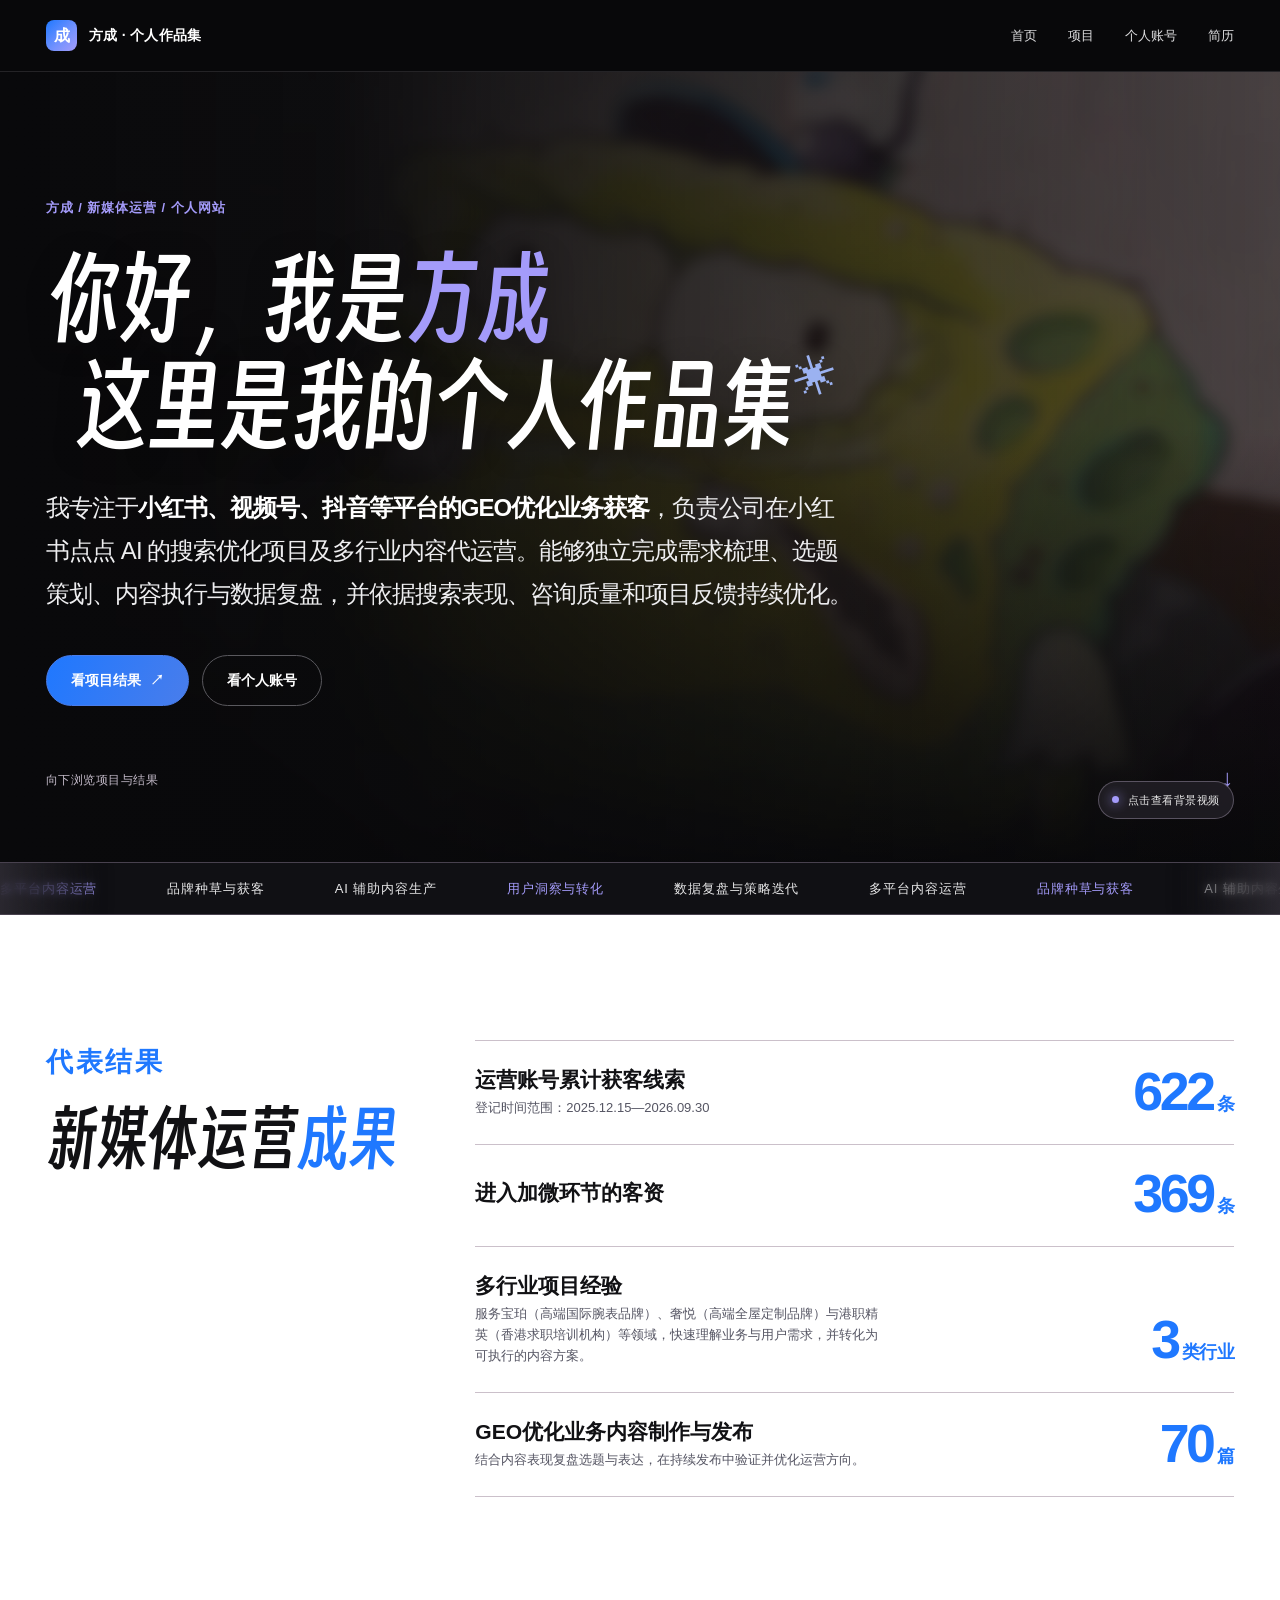
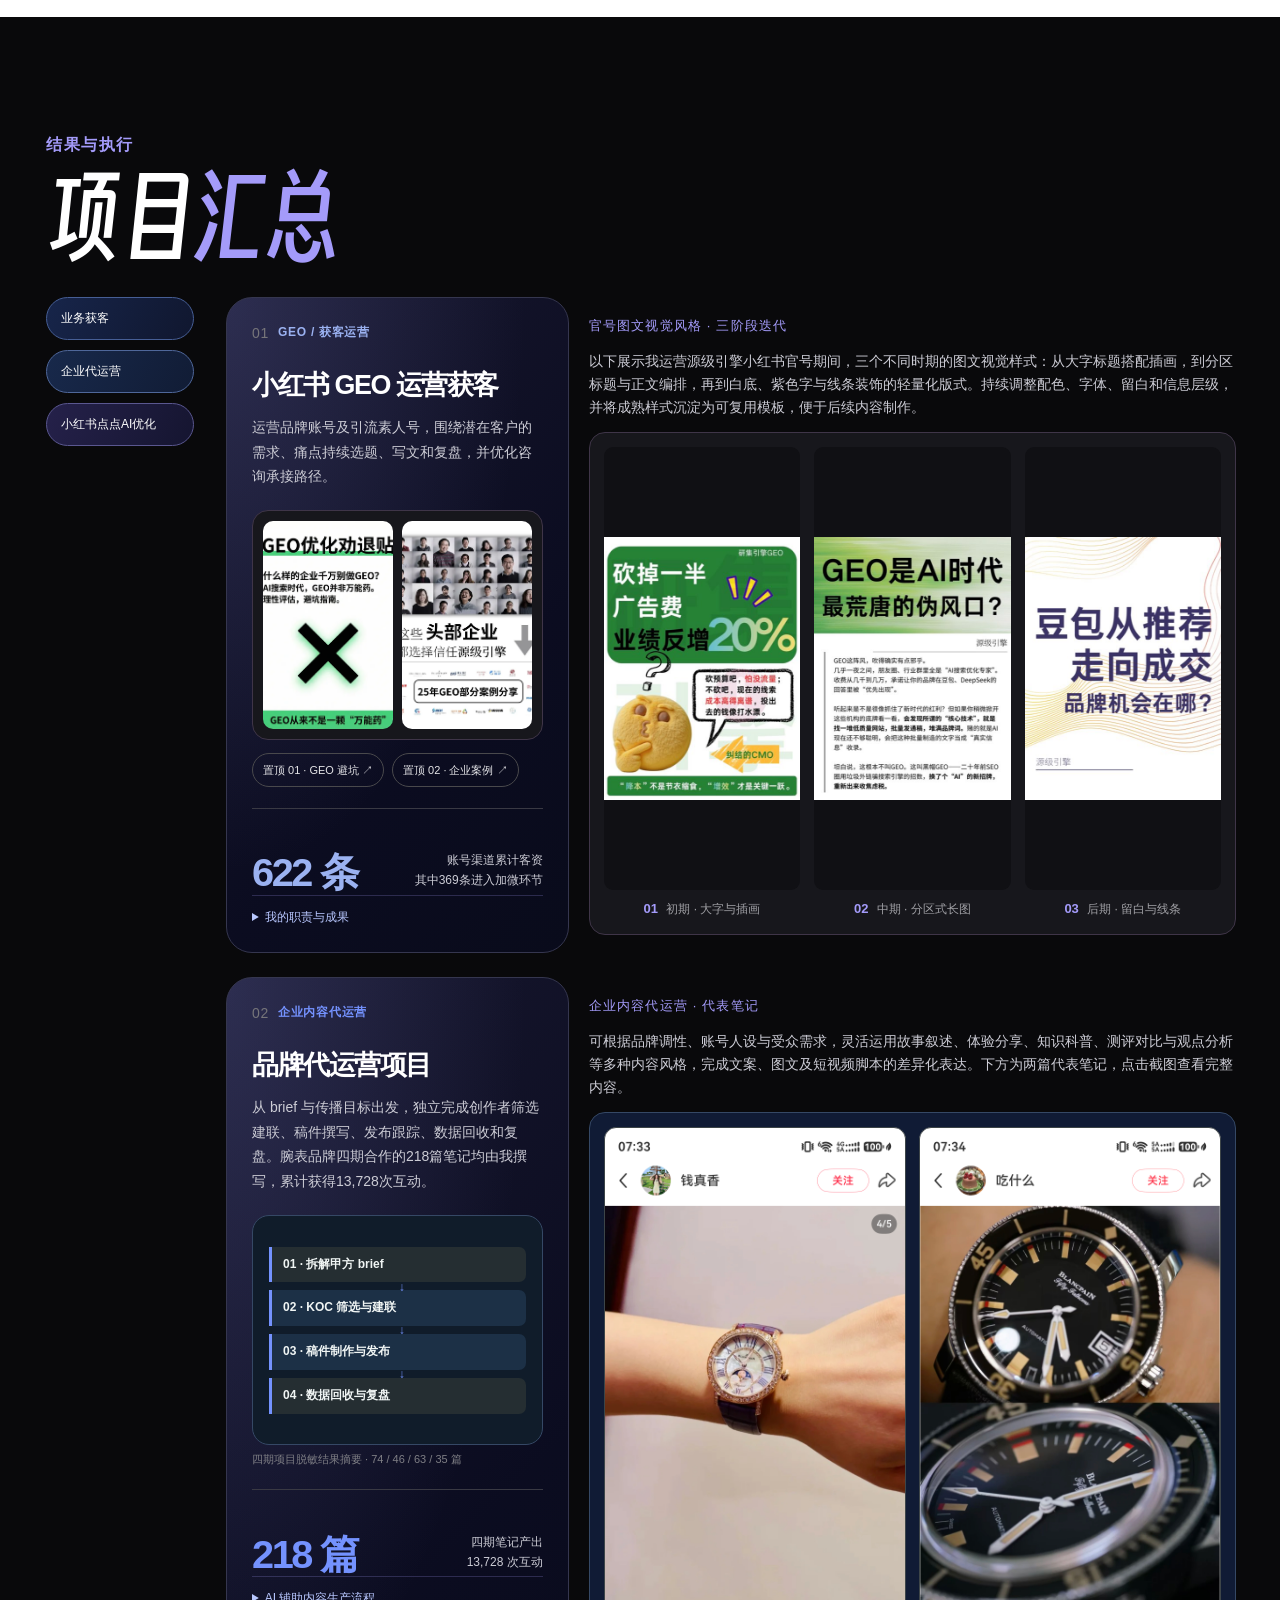
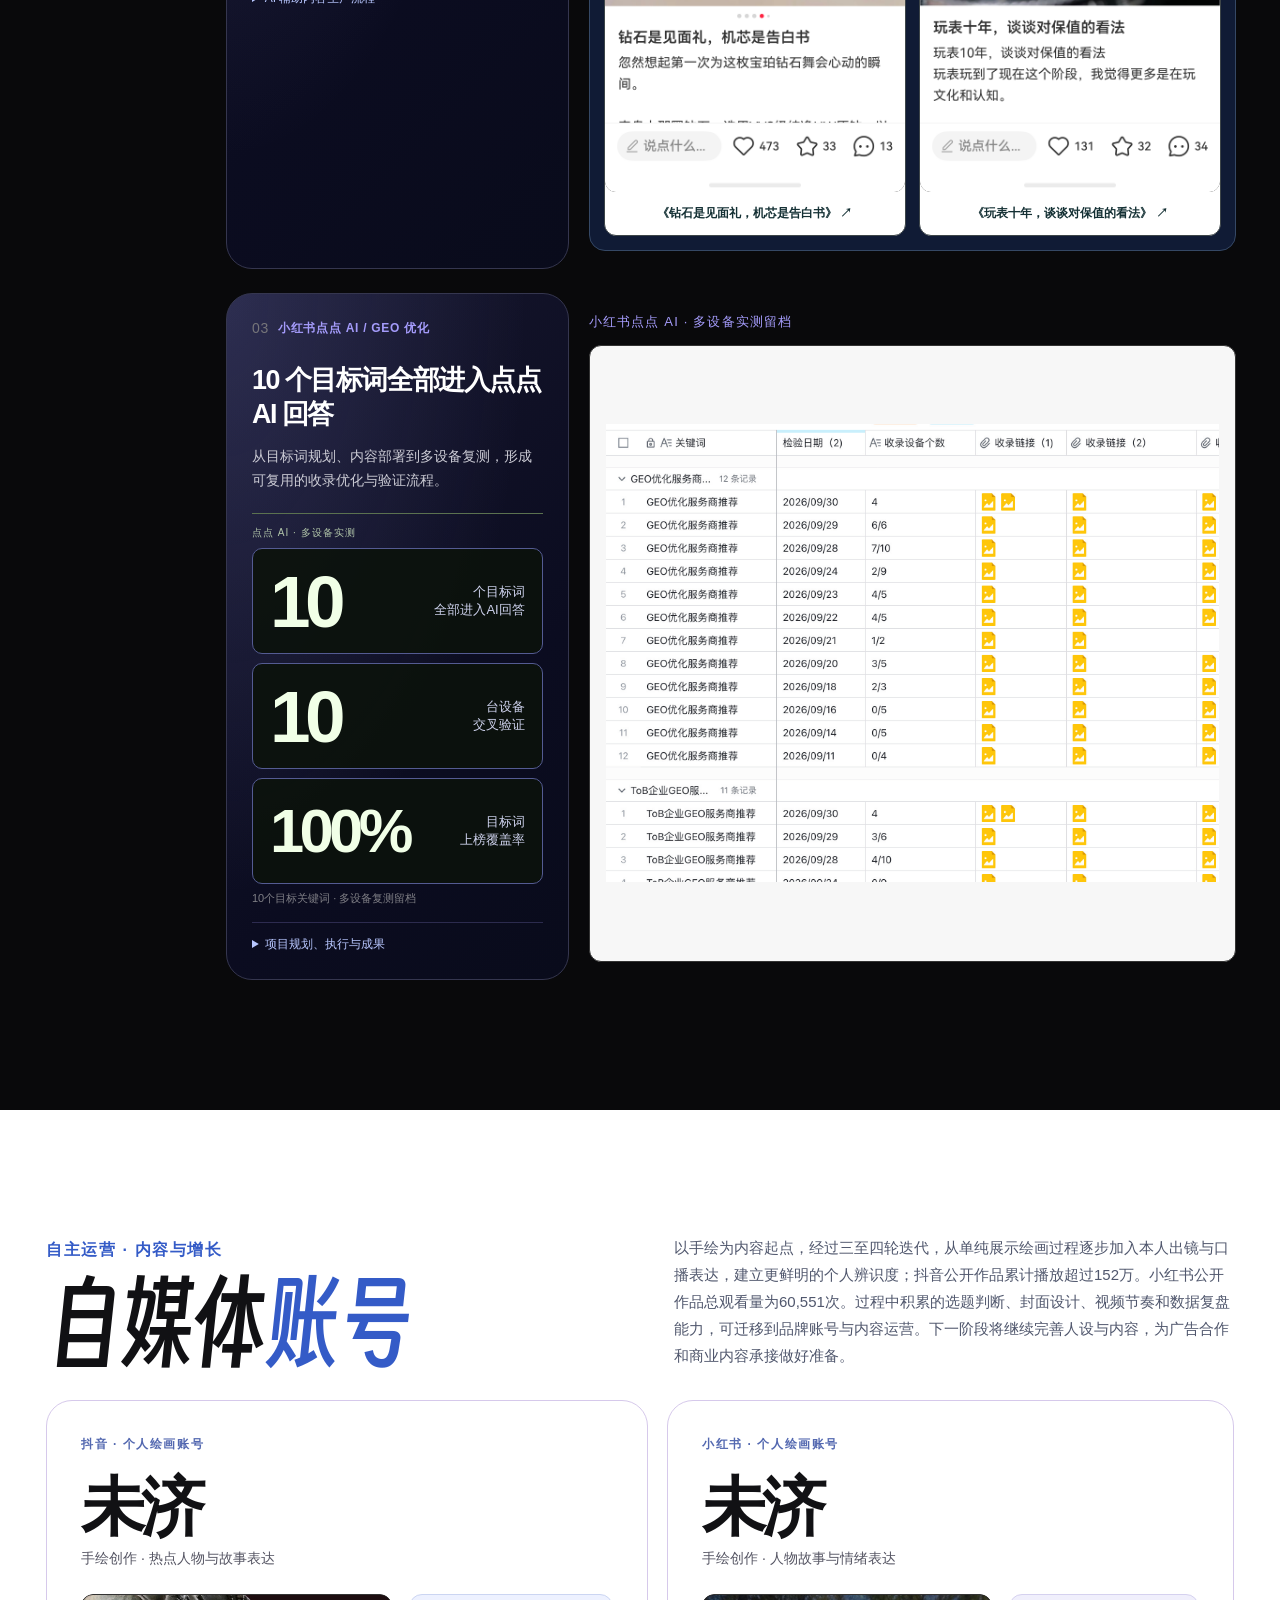
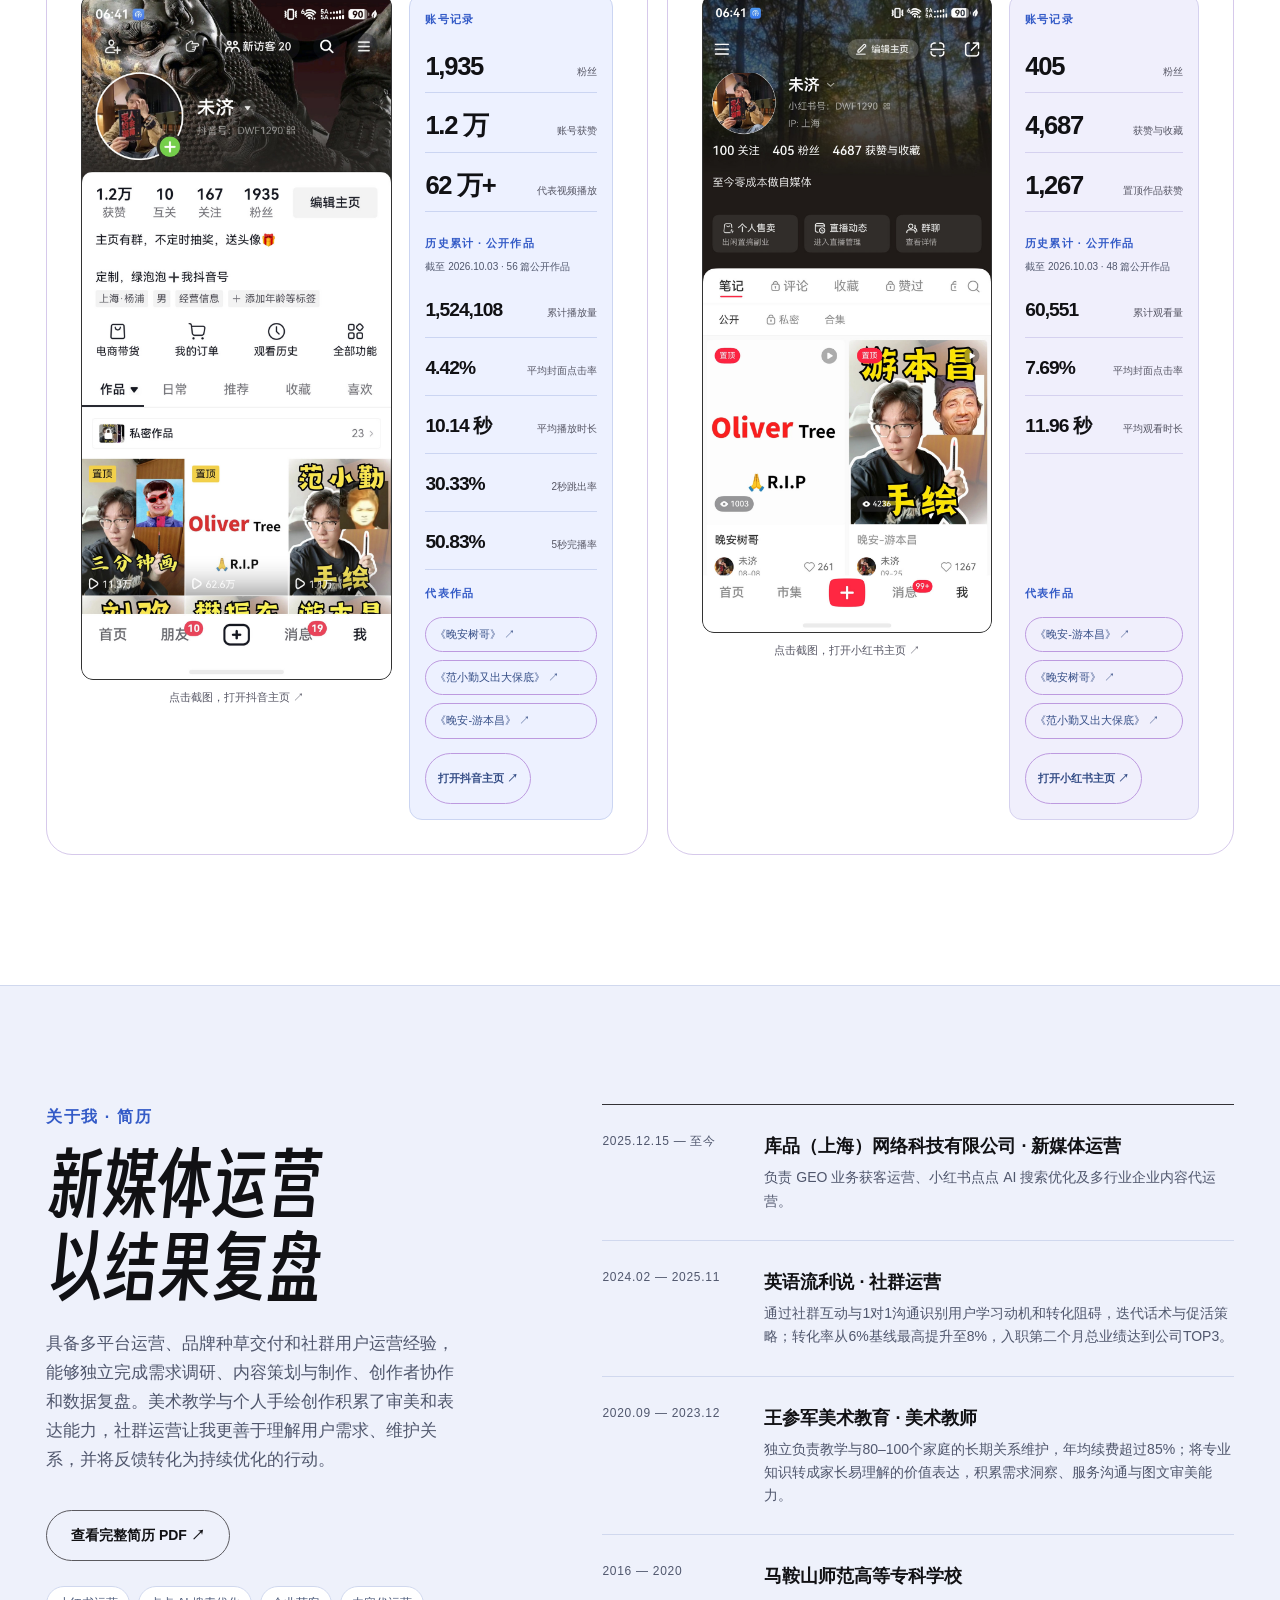
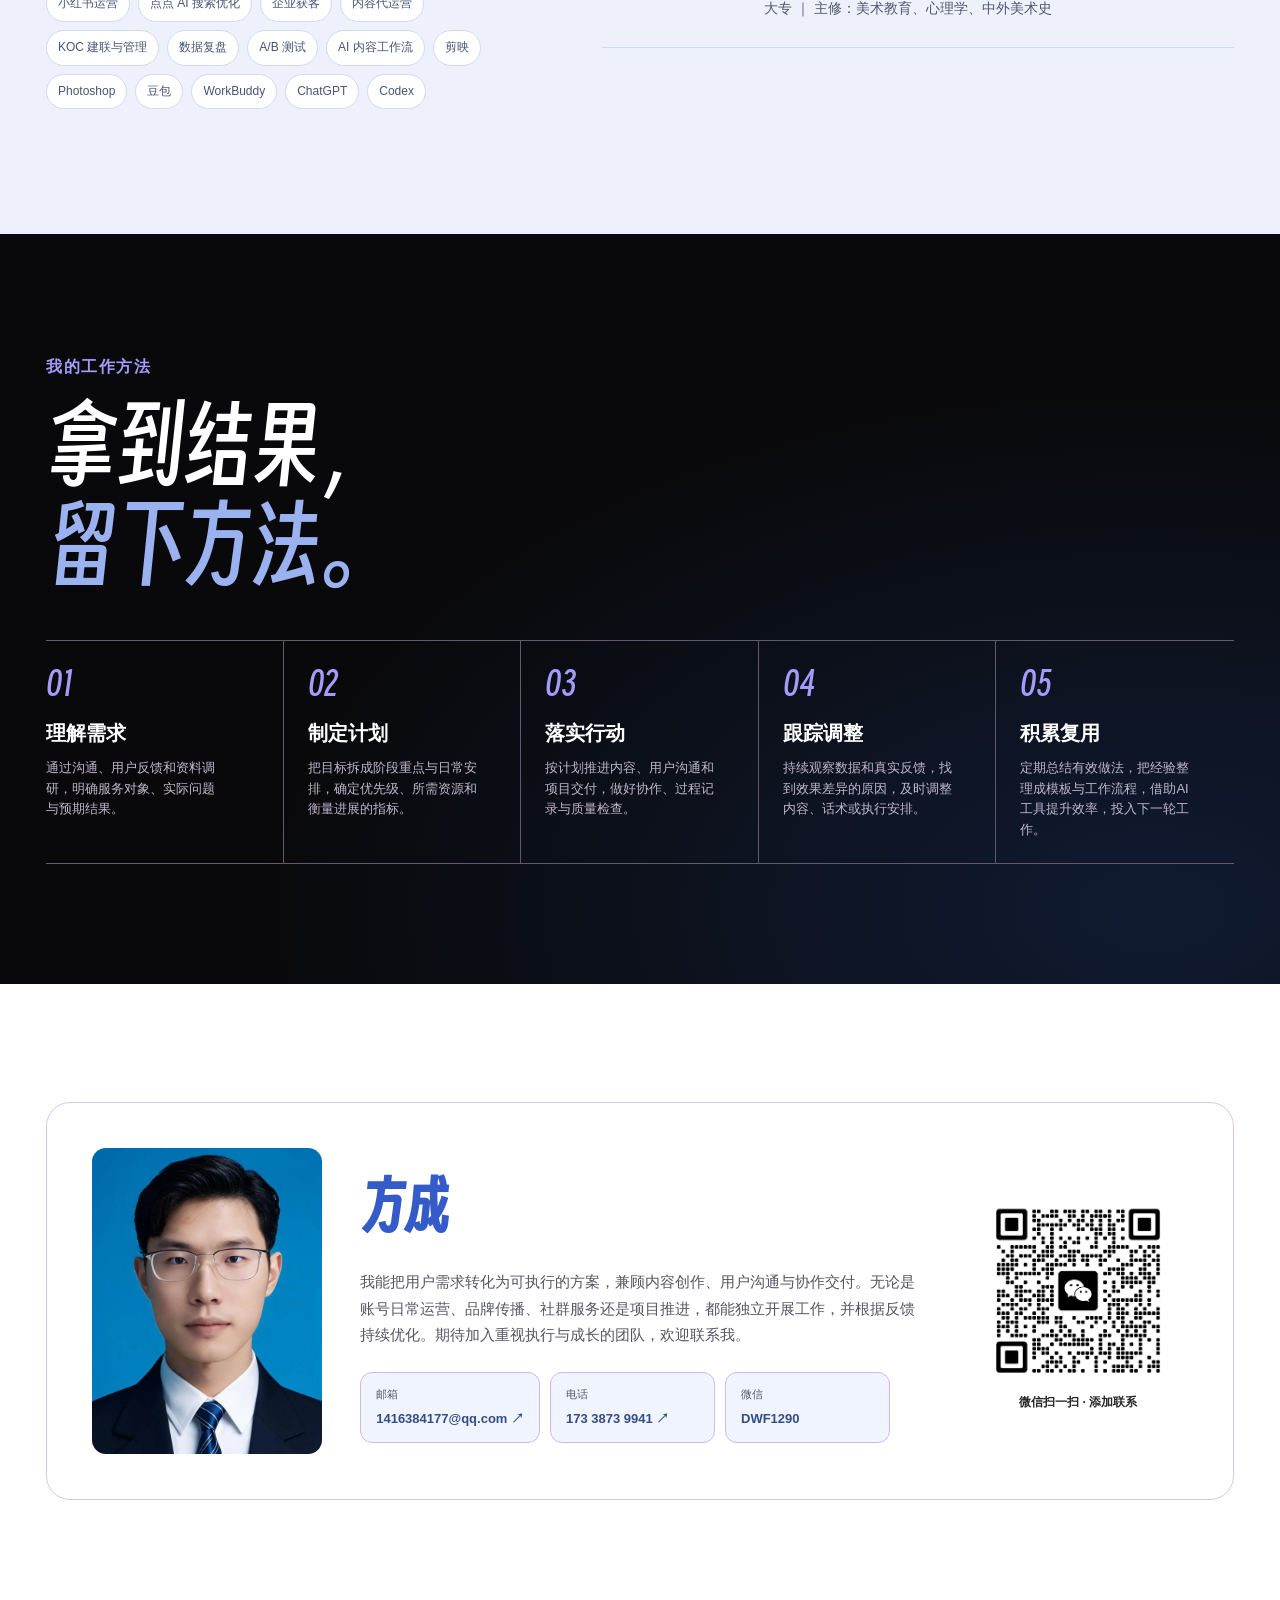
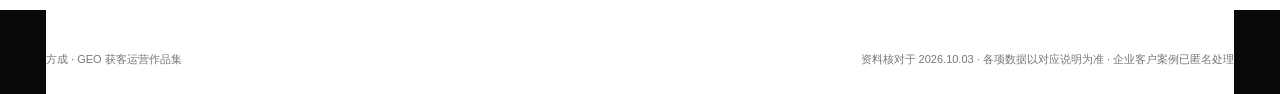
<file: v3/index.html>
<!doctype html>
<html lang="zh-CN">
  <head>
    <meta charset="utf-8" />
    <meta name="viewport" content="width=device-width, initial-scale=1" />
    <meta name="theme-color" content="#050505" />
    <meta name="description" content="方成的个人作品集与简历：GEO获客运营、小红书点点AI搜索优化、企业内容代运营与个人创作账号。" />
    <title>方成的个人作品集｜GEO 获客运营与内容创作</title>
    <link rel="icon" type="image/svg+xml" href="data:image/svg+xml,%3Csvg xmlns='http://www.w3.org/2000/svg' viewBox='0 0 64 64'%3E%3Crect width='64' height='64' rx='15' fill='%239bff4f'/%3E%3Cpath d='M14 47V17h13c12 0 19 5 19 15S39 47 27 47H14zm10-8h4c6 0 9-2 9-7s-3-7-9-7h-4v14z' fill='%23050505'/%3E%3C/svg%3E" />
    <style>
      :root {
        color-scheme: dark;
        --bg: #050505;
        --surface: #111113;
        --surface-raised: #17171a;
        --text: #f4f3ef;
        --muted: #a3a2a5;
        --line: #2b2a2d;
        --green: #9bff4f;
        --pink: #ff9aca;
        --cyan: #66dff5;
        --purple: #b49aff;
        --page: min(1240px, calc(100% - 72px));
      }
      * { box-sizing: border-box; }
      html { scroll-behavior: smooth; background: var(--bg); }
      body {
        margin: 0;
        background: var(--bg);
        color: var(--text);
        font-family: "PingFang SC", "Microsoft YaHei", "Helvetica Neue", sans-serif;
        font-size: 16px;
        line-height: 1.65;
        -webkit-font-smoothing: antialiased;
      }
      a { color: inherit; text-decoration: none; }
      button, a { -webkit-tap-highlight-color: transparent; }
      a:focus-visible, button:focus-visible { outline: 2px solid var(--green); outline-offset: 4px; }
      ::selection { background: var(--green); color: #080808; }
      .wrap { width: var(--page); margin-inline: auto; }
      .topbar {
        position: sticky; top: 0; z-index: 20; height: 68px;
        display: flex; align-items: center; justify-content: space-between;
        padding-inline: max(36px, calc((100vw - 1240px) / 2));
        background: rgba(5, 5, 5, .82); border-bottom: 1px solid rgba(255,255,255,.08);
        backdrop-filter: blur(18px);
      }
      .brand { display: inline-flex; gap: 10px; align-items: center; font-weight: 800; letter-spacing: -.04em; }
      .brand-mark { width: 25px; height: 25px; border-radius: 7px; display: grid; place-items: center; background: var(--green); color: #070707; font: 900 12px/1 Arial, sans-serif; }
      .brand-name { font-size: 14px; }
      .nav { display: flex; gap: clamp(18px, 3.2vw, 42px); align-items: center; color: #b9b8bc; font-size: 13px; }
      .nav a { transition: color .2s ease; }
      .nav a:hover { color: var(--green); }
      .nav-contact { padding: 8px 16px; border-radius: 99px; color: #080808 !important; background: var(--text); font-weight: 700; }
      .nav-contact:hover { background: var(--green); }
      .hero { min-height: 650px; display: grid; align-items: center; padding: 72px 0 86px; overflow: hidden; }
      .hero-grid { display: grid; grid-template-columns: 1.12fr .88fr; align-items: end; gap: 5vw; }
      .eyebrow, .section-kicker { color: var(--green); font-size: 12px; font-weight: 700; letter-spacing: .16em; text-transform: uppercase; }
      .hero h1 { margin: 28px 0 23px; font-family: Impact, "Arial Narrow", sans-serif; font-size: clamp(88px, 15vw, 190px); line-height: .76; font-weight: 500; letter-spacing: -.045em; }
      .hero h1 span { display: block; color: var(--green); }
      .hero-copy { max-width: 640px; margin: 0; color: #cfced1; font-size: clamp(19px, 2.1vw, 27px); line-height: 1.55; letter-spacing: -.035em; }
      .hero-copy strong { color: var(--text); font-weight: 700; }
      .hero-note { max-width: 600px; margin: 17px 0 0; color: var(--muted); font-size: 15px; }
      .hero-side { border-top: 1px solid var(--line); padding-top: 20px; }
      .hero-side-label { color: var(--muted); font-size: 12px; letter-spacing: .12em; text-transform: uppercase; }
      .hero-metric { display: grid; grid-template-columns: 1fr auto; align-items: end; gap: 12px; margin-top: 17px; padding-bottom: 17px; border-bottom: 1px solid var(--line); }
      .hero-metric strong { font: 500 clamp(46px, 6vw, 78px)/.9 Impact, "Arial Narrow", sans-serif; letter-spacing: -.02em; }
      .hero-metric span { max-width: 155px; color: var(--muted); font-size: 13px; text-align: right; }
      .hero-metric .pink { color: var(--pink); }
      .hero-metric .cyan { color: var(--cyan); }
      .hero-actions { display: flex; flex-wrap: wrap; gap: 12px; margin-top: 31px; }
      .button { display: inline-flex; min-height: 47px; align-items: center; justify-content: center; padding: 0 21px; border: 1px solid var(--line); border-radius: 99px; color: var(--text); font-size: 14px; font-weight: 700; transition: transform .2s, border-color .2s, background .2s; }
      .button:hover { transform: translateY(-2px); border-color: var(--green); }
      .button-primary { background: var(--green); border-color: var(--green); color: #080808; }
      .button-primary:hover { background: #b5ff83; }
      .ticker { overflow: hidden; border-top: 1px solid var(--line); border-bottom: 1px solid var(--line); }
      .ticker-track { display: flex; width: max-content; gap: 44px; padding: 14px 0; color: #848387; font: 500 12px/1 Arial, sans-serif; letter-spacing: .18em; white-space: nowrap; }
      .ticker-track span:nth-child(3n+1) { color: var(--green); }
      section { scroll-margin-top: 76px; }
      .section { padding: 106px 0; }
      .section-heading { display: flex; justify-content: space-between; align-items: end; gap: 24px; margin-bottom: 39px; }
      .section-heading h2 { margin: 9px 0 0; font: 500 clamp(42px, 7vw, 88px)/.92 Impact, "Arial Narrow", sans-serif; letter-spacing: -.025em; text-transform: uppercase; }
      .section-heading p { max-width: 350px; margin: 0 0 4px; color: var(--muted); font-size: 14px; }
      .case-grid { display: grid; grid-template-columns: repeat(2, minmax(0, 1fr)); gap: 17px; }
      .case-card { position: relative; min-height: 370px; display: flex; flex-direction: column; justify-content: space-between; overflow: hidden; padding: clamp(24px, 3.4vw, 43px); border: 1px solid #202023; border-radius: 24px; background: var(--surface); transition: border-color .25s, transform .25s; }
      .case-card:hover { transform: translateY(-4px); border-color: #4b4b4e; }
      .case-card::after { content: ""; position: absolute; top: 29px; right: 30px; width: 11px; height: 11px; border-radius: 50%; background: var(--card-accent, var(--green)); box-shadow: 0 0 25px color-mix(in srgb, var(--card-accent, var(--green)) 50%, transparent); }
      .case-meta { display: flex; align-items: center; gap: 9px; color: var(--card-accent, var(--green)); font-size: 12px; font-weight: 700; letter-spacing: .06em; text-transform: uppercase; }
      .case-index { color: #77767a; font: 13px/1 Arial, sans-serif; }
      .case-card h3 { max-width: 580px; margin: 28px 0 14px; font-size: clamp(27px, 3vw, 39px); line-height: 1.22; letter-spacing: -.055em; }
      .case-summary { max-width: 620px; margin: 0; color: #aaa9ad; font-size: 15px; }
      .case-result { display: flex; align-items: end; justify-content: space-between; gap: 18px; margin-top: 35px; padding-top: 19px; border-top: 1px solid #303034; }
      .case-result strong { color: var(--card-accent, var(--green)); font: 500 clamp(36px, 5vw, 61px)/.9 Impact, "Arial Narrow", sans-serif; white-space: nowrap; }
      .case-result span { max-width: 195px; color: #b1b0b4; font-size: 12px; text-align: right; }
      .wide-card { grid-column: 1 / -1; min-height: 337px; }
      .wide-card .case-result { max-width: 760px; }
      .proof-band { padding: 81px 0 88px; background: #0d0d0f; }
      .proof-title { max-width: 980px; margin: 15px 0 44px; font-size: clamp(36px, 6.8vw, 82px); line-height: 1.05; letter-spacing: -.065em; }
      .proof-title span { color: var(--pink); }
      .proof-steps { display: grid; grid-template-columns: repeat(5, minmax(0, 1fr)); border-top: 1px solid #333236; border-bottom: 1px solid #333236; }
      .proof-step { min-height: 147px; padding: 20px 18px 22px 0; border-right: 1px solid #333236; }
      .proof-step + .proof-step { padding-left: 19px; }
      .proof-step:last-child { border-right: 0; }
      .proof-step b { display: block; margin-bottom: 17px; color: var(--green); font: 14px/1 Arial, sans-serif; }
      .proof-step strong { display: block; font-size: 17px; }
      .proof-step small { display: block; max-width: 175px; margin-top: 8px; color: #969599; font-size: 12px; line-height: 1.55; }
      .details { display: grid; grid-template-columns: .8fr 1.2fr; gap: 6vw; padding: 105px 0; border-bottom: 1px solid var(--line); }
      .details-aside { position: sticky; top: 100px; align-self: start; }
      .details-aside h2 { max-width: 410px; margin: 14px 0 20px; font: 500 clamp(40px, 5.7vw, 70px)/.95 Impact, "Arial Narrow", sans-serif; letter-spacing: -.02em; text-transform: uppercase; }
      .details-aside p { max-width: 390px; color: var(--muted); font-size: 14px; }
      .case-detail { padding: 0 0 38px; border-bottom: 1px solid var(--line); }
      .case-detail + .case-detail { padding-top: 35px; }
      .case-detail:last-child { padding-bottom: 0; border: 0; }
      .detail-head { display: flex; align-items: start; justify-content: space-between; gap: 20px; }
      .detail-head h3 { margin: 0; font-size: 26px; letter-spacing: -.05em; }
      .detail-tag { flex: 0 0 auto; color: var(--green); font: 12px/1.5 Arial, sans-serif; letter-spacing: .08em; text-transform: uppercase; }
      .detail-copy { max-width: 650px; margin: 12px 0 0; color: var(--muted); font-size: 14px; }
      .detail-grid { display: grid; grid-template-columns: repeat(3, minmax(0, 1fr)); gap: 12px; margin-top: 23px; }
      .detail-stat { padding: 18px; border-radius: 14px; background: #111113; }
      .detail-stat strong { display: block; color: var(--cyan); font: 500 30px/1 Impact, "Arial Narrow", sans-serif; }
      .detail-stat span { display: block; margin-top: 8px; color: #aaa9ad; font-size: 12px; }
      .detail-note { margin-top: 17px; color: #8f8e92; font-size: 12px; }
      .social-section { padding: 105px 0 111px; }
      .social-grid { display: grid; grid-template-columns: 1.03fr .97fr; gap: 18px; }
      .social-card { min-height: 370px; display: flex; flex-direction: column; justify-content: space-between; padding: clamp(25px, 4vw, 48px); border-radius: 23px; background: var(--surface); border: 1px solid #222225; }
      .social-card.xhs { background: #101011; }
      .social-platform { color: var(--pink); font-size: 12px; font-weight: 700; letter-spacing: .13em; text-transform: uppercase; }
      .social-card h3 { margin: 20px 0 8px; font-size: clamp(35px, 5vw, 58px); line-height: 1; letter-spacing: -.07em; }
      .social-handle { color: #a8a7ab; font-size: 14px; }
      .social-stats { display: flex; flex-wrap: wrap; gap: 25px; margin-top: 35px; }
      .social-stat strong { display: block; font: 500 40px/.95 Impact, "Arial Narrow", sans-serif; color: var(--green); }
      .social-stat span { color: #a8a7ab; font-size: 11px; }
      .social-links { display: flex; flex-wrap: wrap; gap: 9px; margin-top: 24px; }
      .social-link { display: inline-flex; padding: 9px 12px; border: 1px solid #39383c; border-radius: 99px; color: #d8d7da; font-size: 12px; transition: color .2s, border-color .2s; }
      .social-link:hover { color: var(--green); border-color: var(--green); }
      .social-card .button { align-self: start; margin-top: 24px; }
      .social-disclaimer { margin: 17px 0 0; color: #77767b; font-size: 11px; }
      .about { padding: 91px 0 104px; border-top: 1px solid var(--line); background: #0b0b0d; }
      .about-grid { display: grid; grid-template-columns: .85fr 1.15fr; gap: 7vw; }
      .about h2 { margin: 14px 0 20px; font: 500 clamp(44px, 6vw, 77px)/.93 Impact, "Arial Narrow", sans-serif; text-transform: uppercase; }
      .about-lede { max-width: 410px; color: #c2c1c5; font-size: 17px; line-height: 1.7; }
      .timeline { border-top: 1px solid #333236; }
      .timeline-item { display: grid; grid-template-columns: 125px 1fr; gap: 20px; padding: 22px 0; border-bottom: 1px solid #333236; }
      .timeline-date { color: var(--green); font: 12px/1.5 Arial, sans-serif; letter-spacing: .06em; }
      .timeline-item h3 { margin: 0; font-size: 17px; }
      .timeline-item p { margin: 5px 0 0; color: #9e9da1; font-size: 13px; }
      .skills { display: flex; flex-wrap: wrap; gap: 8px; margin-top: 25px; }
      .skill { padding: 7px 11px; border: 1px solid #353438; border-radius: 99px; color: #b6b5b8; font-size: 11px; }
      .footer { padding: 63px 0 26px; }
      .footer-cta { display: flex; justify-content: space-between; align-items: end; gap: 30px; padding-bottom: 47px; border-bottom: 1px solid var(--line); }
      .footer-cta h2 { max-width: 720px; margin: 13px 0 0; font-size: clamp(35px, 6vw, 73px); line-height: 1; letter-spacing: -.07em; }
      .footer-links { display: flex; gap: 10px; flex-wrap: wrap; }
      .footer-bottom { display: flex; justify-content: space-between; gap: 15px; padding-top: 20px; color: #77767b; font-size: 11px; }
      @media (max-width: 800px) {
        :root { --page: calc(100% - 40px); }
        .topbar { height: 60px; padding-inline: 20px; }
        .nav { gap: 16px; font-size: 12px; }
        .nav a:nth-child(3) { display: none; }
        .nav-contact { padding: 7px 11px; }
        .hero { min-height: auto; padding: 74px 0 69px; }
        .hero-grid { grid-template-columns: 1fr; gap: 55px; }
        .hero h1 { margin-top: 25px; font-size: clamp(85px, 21vw, 150px); }
        .hero-side { max-width: 540px; }
        .section { padding: 77px 0; }
        .section-heading { align-items: start; flex-direction: column; }
        .case-grid { grid-template-columns: 1fr; }
        .wide-card { grid-column: auto; }
        .case-card { min-height: 330px; }
        .proof-band { padding: 65px 0; }
        .proof-steps { grid-template-columns: 1fr; }
        .proof-step, .proof-step + .proof-step { min-height: auto; padding: 16px 0; border-right: 0; border-bottom: 1px solid #333236; }
        .proof-step:last-child { border-bottom: 0; }
        .proof-step b { display: inline-block; width: 42px; margin: 0; }
        .proof-step strong { display: inline; }
        .proof-step small { max-width: none; margin-left: 45px; }
        .details { grid-template-columns: 1fr; gap: 38px; padding: 76px 0; }
        .details-aside { position: static; }
        .social-section { padding: 77px 0; }
        .social-grid { grid-template-columns: 1fr; }
        .social-card { min-height: 340px; }
        .about { padding: 75px 0; }
        .about-grid { grid-template-columns: 1fr; gap: 38px; }
        .footer-cta { align-items: start; flex-direction: column; }
      }
      @media (max-width: 470px) {
        :root { --page: calc(100% - 32px); }
        .topbar { padding-inline: 16px; }
        .brand-name { display: none; }
        .nav { gap: 13px; }
        .hero h1 { font-size: 22vw; }
        .hero-metric strong { font-size: 49px; }
        .case-card { min-height: 325px; padding: 24px; border-radius: 19px; }
        .case-result { align-items: start; flex-direction: column; }
        .case-result span { max-width: 260px; text-align: left; }
        .detail-grid { grid-template-columns: 1fr; }
        .detail-stat { display: flex; align-items: center; justify-content: space-between; gap: 12px; }
        .detail-stat span { margin: 0; text-align: right; }
        .timeline-item { grid-template-columns: 95px 1fr; gap: 12px; }
        .footer-bottom { flex-direction: column; }
      }
      @media (prefers-reduced-motion: reduce) {
        *, *::before, *::after { scroll-behavior: auto !important; transition-duration: .01ms !important; animation-duration: .01ms !important; }
      }
    </style>
    <link rel="stylesheet" href="./visual-v2.css" />
    <link rel="stylesheet" href="./editor.css" />
    <link rel="stylesheet" href="./color-style.css" />
    <script defer src="./motion.js"></script>
    <script defer src="./inline-editor.js"></script>
  </head>
  <body>
    <header class="topbar">
      <a class="brand" href="#home" aria-label="方成主页"><span class="brand-mark">成</span><span class="brand-name">方成 · 个人作品集</span></a>
      <nav class="nav" aria-label="主导航">
        <a href="#home">首页</a><a href="#work">项目</a><a href="#creator">个人账号</a><a href="#about">简历</a>
      </nav>
    </header>

    <main>
      <section class="hero" id="home">
        <div class="hero-video-scene" aria-label="方成的小红书真实手绘视频作品片段">
          <video class="hero-video" autoplay muted loop playsinline preload="metadata" poster="./assets/xhs-drawing-poster.jpg" aria-hidden="true"><source src="./assets/xhs-drawing-loop.mp4" type="video/mp4" /></video>
          <a class="hero-video-label" href="https://www.xiaohongshu.com/discovery/item/6a6d7377000000002203376a" target="_blank" rel="noreferrer"><span class="live-dot"></span> 点击查看背景视频</a>
        </div>
        <div class="wrap hero-grid">
          <div class="hero-content">
            <div class="eyebrow">方成 / 新媒体运营 / 个人网站</div>
            <h1><span class="hero-title-first">你好，我是<span class="hero-name">方成</span></span><span class="hero-title-second">这里是我的<br class="hero-mobile-break" />个人作品集<span class="hero-title-star" aria-hidden="true">✳</span></span></h1>
            <p class="hero-copy">我专注于<strong>小红书、视频号、抖音等平台的GEO优化业务获客</strong>，负责公司在小红书点点 AI 的搜索优化项目及多行业内容代运营。能够独立完成需求梳理、选题策划、内容执行与数据复盘，并依据搜索表现、咨询质量和项目反馈持续优化。</p>
            <div class="hero-actions"><a class="button button-primary" href="#work">看项目结果 <span aria-hidden="true">↗</span></a><a class="button" href="#creator">看个人账号</a></div>
          </div>
        </div>
        <div class="hero-bottom wrap"><span>向下浏览项目与结果</span><span aria-hidden="true">↓</span></div>
      </section>

      <div class="ticker" aria-label="专业方向"><div class="ticker-track"><span>多平台内容运营</span><span>品牌种草与获客</span><span>AI 辅助内容生产</span><span>用户洞察与转化</span><span>数据复盘与策略迭代</span><span>多平台内容运营</span><span>品牌种草与获客</span><span>AI 辅助内容生产</span><span>用户洞察与转化</span><span>数据复盘与策略迭代</span></div></div>

      <section class="result-snapshot wrap" aria-labelledby="result-title">
        <div class="result-intro"><div class="section-kicker">代表结果</div><h2 id="result-title">新媒体运营<span>成果</span></h2></div>
        <div class="result-list">
          <div class="result-item"><strong>622<span>条</span></strong><h3>运营账号累计获客线索</h3><p>登记时间范围：2025.12.15—2026.09.30</p></div>
          <div class="result-item"><strong>369<span>条</span></strong><h3>进入加微环节的客资</h3><p></p></div>
          <div class="result-item"><strong>3<span>类行业</span></strong><h3>多行业项目经验</h3><p>服务宝珀（高端国际腕表品牌）、奢悦（高端全屋定制品牌）与港职精英（香港求职培训机构）等领域，快速理解业务与用户需求，并转化为可执行的内容方案。</p></div>
          <div class="result-item"><strong>70<span>篇</span></strong><h3>GEO优化业务内容制作与发布</h3><p>结合内容表现复盘选题与表达，在持续发布中验证并优化运营方向。</p></div>
        </div>
      </section>

      <section class="section wrap" id="work">
        <div class="section-heading"><div><div class="section-kicker">结果与执行</div><h2>项目<span>汇总</span></h2></div><p></p></div>
        <div class="project-layout">
          <div class="case-filters" aria-label="筛选项目"><button class="filter-button" type="button" data-filter="lead">业务获客</button><button class="filter-button" type="button" data-filter="service">企业代运营</button><button class="filter-button" type="button" data-filter="search">小红书点点AI优化</button></div>
          <div class="case-grid">
          <div class="case-row" data-category="lead">
          <article class="case-card" data-category="lead" style="--card-accent: var(--pink)">
            <div><div class="case-meta"><span class="case-index">01</span> GEO / 获客运营</div><h3>小红书 GEO 运营获客</h3><p class="case-summary">运营品牌账号及引流素人号，围绕潜在客户的需求、痛点持续选题、写文和复盘，并优化咨询承接路径。</p></div>
            <div class="lead-proof" aria-label="源级引擎小红书主页两条置顶笔记封面"><a href="https://www.xiaohongshu.com/discovery/item/692ee77d000000001b033d2b" target="_blank" rel="noreferrer" aria-label="查看置顶笔记：GEO 避坑"><img src="./assets/geo-lead-pinned-1.webp" alt="源级引擎置顶笔记《别再被 GEO 优化割韭菜了》封面" loading="lazy" /></a><a href="https://www.xiaohongshu.com/discovery/item/696874cd000000001a01db46" target="_blank" rel="noreferrer" aria-label="查看置顶笔记：企业案例"><img src="./assets/geo-lead-pinned-2.webp" alt="源级引擎置顶笔记《这些头部企业为什么找我们做 GEO》封面" loading="lazy" /></a></div>
            <div class="evidence-links"><a href="https://www.xiaohongshu.com/discovery/item/692ee77d000000001b033d2b" target="_blank" rel="noreferrer">置顶 01 · GEO 避坑 ↗</a><a href="https://www.xiaohongshu.com/discovery/item/696874cd000000001a01db46" target="_blank" rel="noreferrer">置顶 02 · 企业案例 ↗</a></div>
            <div class="case-result"><strong>622 条</strong><span>账号渠道累计客资<br />其中369条进入加微环节</span></div>
            <details class="case-notes"><summary>我的职责与成果</summary><div class="case-notes-body"><p>负责GEO 优化业务在小红书、视频号、抖音等平台的内容运营与获客，独立完成选题策划、文案撰写、图文/短视频制作、发布排期全流程，熟悉各平台内容调性与流量规则；配合小红书聚光投流优化内容素材并参与效果复盘，累计制作并发布 70篇笔记，平均每月获客25+，以数据复盘驱动内容持续迭代。</p></div></details>
          </article>
          <aside class="case-visual lead-visual" aria-label="GEO 获客账号内容配图">
            <div class="visual-label">官号图文视觉风格 · 三阶段迭代</div>
            <p class="lead-iteration-copy">以下展示我运营源级引擎小红书官号期间，三个不同时期的图文视觉样式：从大字标题搭配插画，到分区标题与正文编排，再到白底、紫色字与线条装饰的轻量化版式。持续调整配色、字体、留白和信息层级，并将成熟样式沉淀为可复用模板，便于后续内容制作。</p>
            <div class="lead-proof"><figure><img src="./assets/content-style-01.svg" alt="官号初期图文视觉样式：大字标题搭配插画" loading="lazy" /><figcaption><b>01</b> 初期 · 大字与插画</figcaption></figure><figure><img src="./assets/content-style-02.svg" alt="官号中期图文视觉样式：分区标题与正文编排" loading="lazy" /><figcaption><b>02</b> 中期 · 分区式长图</figcaption></figure><figure><img src="./assets/content-style-03.svg" alt="官号后期图文视觉样式：白底、紫色字与线条装饰" loading="lazy" /><figcaption><b>03</b> 后期 · 留白与线条</figcaption></figure></div>
          </aside>
          </div>
          <div class="case-row" data-category="service">
          <article class="case-card" data-category="service" style="--card-accent: var(--cyan)">
            <div><div class="case-meta"><span class="case-index">02</span> 企业内容代运营</div><h3>品牌代运营项目</h3><p class="case-summary">从 brief 与传播目标出发，独立完成创作者筛选建联、稿件撰写、发布跟踪、数据回收和复盘。腕表品牌四期合作的218篇笔记均由我撰写，累计获得13,728次互动。</p></div>
            <div class="service-process" aria-label="企业代运营执行流程"><span>01 · 拆解甲方 brief</span><span>02 · KOC 筛选与建联</span><span>03 · 稿件制作与发布</span><span>04 · 数据回收与复盘</span></div>
            <small class="image-caption">四期项目脱敏结果摘要 · 74 / 46 / 63 / 35 篇</small>
            <div class="case-result"><strong>218 篇</strong><span>四期笔记产出<br />13,728 次互动</span></div>
            <details class="case-notes"><summary>AI 辅助内容生产流程</summary><div class="case-notes-body"><p><b>建立内容任务单</b>梳理品牌目标、产品资料、受众问题与账号调性，整理可用素材和表达限制，拆出选题方向与发布计划。</p><p><b>品牌洞察与内容转译</b>能够快速熟悉新行业与甲方品牌，梳理产品卖点、传播重点和竞品差异，挖掘目标客群的需求、痛点与决策关注点；将这些信息转化为选题、叙事角度和视觉表达，结合 ChatGPT 辅助生成多版内容，再按品牌调性与账号风格完成精修。</p><p><b>反馈驱动模板迭代</b>按排期发布并记录链接，回收内容数据与用户反馈，优化下一轮选题和素材；将有效提示词、稿件结构及检查清单沉淀为模板，复用于不同品牌与日常账号运营。</p></div></details>
          </article>
          <aside class="case-visual service-visual" aria-label="企业代运营代表性素人及KOC笔记">
            <div class="visual-label">企业内容代运营 · 代表笔记</div>
            <p class="service-proof-copy">可根据品牌调性、账号人设与受众需求，灵活运用故事叙述、体验分享、知识科普、测评对比与观点分析等多种内容风格，完成文案、图文及短视频脚本的差异化表达。下方为两篇代表笔记，点击截图查看完整内容。</p>
            <div class="service-phase-gallery service-note-gallery"><figure><a href="https://xhslink.cn/o/5WAc0y7Yzo7" target="_blank" rel="noreferrer" aria-label="查看笔记：钻石是见面礼，机芯是告白书"><img src="./assets/service-koc-01.jpg" alt="小红书代表笔记《钻石是见面礼，机芯是告白书》高清截图" loading="lazy" /></a><figcaption>《钻石是见面礼，机芯是告白书》 ↗</figcaption></figure><figure><a href="https://xhslink.cn/o/1AJQTXmqL9d" target="_blank" rel="noreferrer" aria-label="查看笔记：玩表十年，谈谈对保值的看法"><img src="./assets/service-koc-02.jpg" alt="小红书代表笔记《玩表十年，谈谈对保值的看法》高清截图" loading="lazy" /></a><figcaption>《玩表十年，谈谈对保值的看法》 ↗</figcaption></figure></div>
          </aside>
          </div>
          <div class="case-row" data-category="search">
          <article class="case-card" data-category="search" style="--card-accent: var(--green)">
            <div><div class="case-meta"><span class="case-index">03</span> 小红书点点 AI / GEO 优化</div><h3>10 个目标词全部进入点点 AI 回答</h3><p class="case-summary">从目标词规划、内容部署到多设备复测，形成可复用的收录优化与验证流程。</p></div>
            <div class="geo-proof" aria-label="真实项目复测结果">
              <div class="geo-proof-stats"><span class="geo-proof-kicker">点点 AI · 多设备实测</span><div><strong>10</strong><span>个目标词<br />全部进入AI回答</span></div><div><strong>10</strong><span>台设备<br />交叉验证</span></div><div><strong>100%</strong><span>目标词<br />上榜覆盖率</span></div></div>
            </div>
            <small class="image-caption">10个目标关键词 · 多设备复测留档</small>
            <details class="case-notes"><summary>项目规划、执行与成果</summary><div class="case-notes-body"><p><b>目标与布局</b>负责公司小红书点点AI搜索优化项目，结合服务商选型需求确定10个目标关键词，按搜索意图分组，分析竞品推荐与引用笔记，制定内容布局和执行排期。</p><p><b>内容与验证</b>围绕品牌优势、真实案例及用户问题策划差异化内容，组织稿件制作与发布登记。逐词开展多设备复测，核对品牌推荐和引用来源，留存完整回答截图。</p><p><b>迭代与成果</b>根据每日测试结果调整薄弱词的选题角度与内容结构，发布后持续复测，推进关键词覆盖。2026.09.11—09.28完成本轮优化，10个目标词全部进入点点AI回答，其中2个词达到10台设备全部上榜。</p><p><b>方法沉淀</b>将选词、内容生产、发布登记、上榜验证及复盘沉淀为可复用的 AI Skills 与标准化工作流，配套内容生成指令、登记模板、测试表和截图档案。借助 AI 工具串联各环节，实现全流程约80%的重复性工作自动化，由我负责策略判断、内容精修与结果审核，提升后续项目的执行效率与交付一致性。</p></div></details>
          </article>
          <aside class="case-visual search-visual" aria-label="点点 AI 上榜数据配图">
            <div class="visual-label">小红书点点 AI · 多设备实测留档</div>
            <a class="geo-evidence-image" href="https://hcndlqaz2xef.feishu.cn/base/X5kibxtuIaTEalsew4uch48qnPg?table=tblMeH5R4BmeoUVt&amp;view=vewCUecZ0g" target="_blank" rel="noreferrer" aria-label="打开真实的提示词收录状态登记表"><img src="./assets/geo-ranking-feishu.svg" alt="飞书提示词收录状态登记表截图，显示关键词、检验日期、设备收录个数及证据链接" loading="lazy" /></a>
          </aside>
          </div>
          </div>
        </div>
      </section>

      <section class="social-section wrap" id="creator">
        <div class="section-heading"><div><div class="section-kicker">自主运营 · 内容与增长</div><h2>自媒体<span>账号</span></h2></div><p class="creator-strategy-copy">以手绘为内容起点，经过三至四轮迭代，从单纯展示绘画过程逐步加入本人出镜与口播表达，建立更鲜明的个人辨识度；抖音公开作品累计播放超过152万。小红书公开作品总观看量为60,551次。过程中积累的选题判断、封面设计、视频节奏和数据复盘能力，可迁移到品牌账号与内容运营。下一阶段将继续完善人设与内容，为广告合作和商业内容承接做好准备。</p></div>
        <div class="social-grid">
          <article class="social-card">
            <div class="social-platform">抖音 · 个人绘画账号</div><h3>未济</h3><div class="social-handle">手绘创作 · 热点人物与故事表达 </div>
            <div class="account-showcase"><div class="social-image-grid"><figure><a href="https://www.douyin.com/user/MS4wLjABAAAA1M1_pkEYsKEpMfAr6Z3ibbysePYXROWlN20IpAIV2Zo" target="_blank" rel="noreferrer" aria-label="打开未济抖音主页"><img class="social-image account-mobile-image" src="./assets/douyin-account-mobile.svg" alt="抖音账号手机主页高清截图，展示主页信息与代表作品" loading="lazy" /></a><figcaption>点击截图，打开抖音主页 ↗</figcaption></figure></div>
              <div class="account-side"><div class="account-side-label">账号记录</div><div class="account-metrics"><div><strong>1,935</strong><span>粉丝</span></div><div><strong>1.2 万</strong><span>账号获赞</span></div><div><strong>62 万+</strong><span>代表视频播放</span></div></div><div class="account-side-label account-period-label">历史累计 · 公开作品</div><p class="account-period">截至 2026.10.03 · 56 篇公开作品</p><div class="account-metrics account-performance"><div><strong>1,524,108</strong><span>累计播放量</span></div><div><strong>4.42%</strong><span>平均封面点击率</span></div><div><strong>10.14 秒</strong><span>平均播放时长</span></div><div><strong>30.33%</strong><span>2秒跳出率</span></div><div><strong>50.83%</strong><span>5秒完播率</span></div></div><div class="account-side-label">代表作品</div><div class="social-links"><a class="social-link" href="https://www.douyin.com/video/7671533516735953762" target="_blank" rel="noreferrer">《晚安树哥》 ↗</a><a class="social-link" href="https://v.douyin.com/CBX5cLGXmQw/" target="_blank" rel="noreferrer">《范小勤又出大保底》 ↗</a><a class="social-link" href="https://v.douyin.com/EeqIUEa1saI/" target="_blank" rel="noreferrer">《晚安-游本昌》 ↗</a></div><a class="button" href="https://www.douyin.com/user/MS4wLjABAAAA1M1_pkEYsKEpMfAr6Z3ibbysePYXROWlN20IpAIV2Zo" target="_blank" rel="noreferrer">打开抖音主页 ↗</a></div>
            </div>
          </article>
          <article class="social-card xhs">
            <div class="social-platform" style="color: var(--pink)">小红书 · 个人绘画账号</div><h3>未济</h3><div class="social-handle">手绘创作 · 人物故事与情绪表达</div>
            <div class="account-showcase"><div class="social-image-grid"><figure><a href="https://www.xiaohongshu.com/user/profile/666460df0000000003031688" target="_blank" rel="noreferrer" aria-label="打开未济小红书主页"><img class="social-image account-mobile-image" src="./assets/xhs-account-mobile.svg" alt="小红书个人账号手机主页高清截图，展示主页信息与置顶作品" loading="lazy" /></a><figcaption>点击截图，打开小红书主页 ↗</figcaption></figure></div>
              <div class="account-side"><div class="account-side-label">账号记录</div><div class="account-metrics"><div><strong>405</strong><span>粉丝</span></div><div><strong>4,687</strong><span>获赞与收藏</span></div><div><strong>1,267</strong><span>置顶作品获赞</span></div></div><div class="account-side-label account-period-label">历史累计 · 公开作品</div><p class="account-period">截至 2026.10.03 · 48 篇公开作品</p><div class="account-metrics account-performance"><div><strong>60,551</strong><span>累计观看量</span></div><div><strong>7.69%</strong><span>平均封面点击率</span></div><div><strong>11.96 秒</strong><span>平均观看时长</span></div></div><div class="account-side-label">代表作品</div><div class="social-links"><a class="social-link" href="https://www.xiaohongshu.com/discovery/item/6ab60237000000001303c2ab?source=webshare&amp;xhsshare=pc_web&amp;xsec_token=ABq18qXErULd-e8EH9YKW2dc0_sytKqEwSJ0R3sQT-wDk=&amp;xsec_source=pc_share" target="_blank" rel="noreferrer">《晚安-游本昌》 ↗</a><a class="social-link" href="https://www.xiaohongshu.com/discovery/item/6a76c3c30000000006007b76?source=webshare&amp;xhsshare=pc_web&amp;xsec_token=ABZzarKwua16oFs8OKVh8l88oK9CZmqNSqtGl2AxdesnU=&amp;xsec_source=pc_share" target="_blank" rel="noreferrer">《晚安树哥》 ↗</a><a class="social-link" href="https://www.xiaohongshu.com/discovery/item/6abdf08a000000000a01db14?source=webshare&amp;xhsshare=pc_web&amp;xsec_token=ABYskGTvJ_BKhmnJb6qv7BgX3EFn2Nt9VQKJ5-vpxMIEw=&amp;xsec_source=pc_share" target="_blank" rel="noreferrer">《范小勤又出大保底》 ↗</a></div><a class="button" href="https://www.xiaohongshu.com/user/profile/666460df0000000003031688" target="_blank" rel="noreferrer">打开小红书主页 ↗</a></div>
            </div>
          </article>
        </div>
      </section>

      <section class="about" id="about">
        <div class="wrap about-grid">
          <div><div class="section-kicker">关于我 · 简历</div><h2>新媒体运营<br />以结果复盘</h2><p class="about-lede">具备多平台运营、品牌种草交付和社群用户运营经验，能够独立完成需求调研、内容策划与制作、创作者协作和数据复盘。美术教学与个人手绘创作积累了审美和表达能力，社群运营让我更善于理解用户需求、维护关系，并将反馈转化为持续优化的行动。</p><a class="button resume-link" href="./assets/新媒体运营-方成-17338739941.pdf" download="新媒体运营-方成-17338739941.pdf">查看完整简历 PDF ↗</a><div class="skills"><span class="skill">小红书运营</span><span class="skill">点点 AI 搜索优化</span><span class="skill">企业获客</span><span class="skill">内容代运营</span><span class="skill">KOC 建联与管理</span><span class="skill">数据复盘</span><span class="skill">A/B 测试</span><span class="skill">AI 内容工作流</span><span class="skill">剪映</span><span class="skill">Photoshop</span><span class="skill">豆包</span><span class="skill">WorkBuddy</span><span class="skill">ChatGPT</span><span class="skill">Codex</span></div></div>
          <div class="timeline">
            <div class="timeline-item"><div class="timeline-date">2025.12.15 — 至今</div><div><h3>库品（上海）网络科技有限公司 · 新媒体运营</h3><p>负责 GEO 业务获客运营、小红书点点 AI 搜索优化及多行业企业内容代运营。</p></div></div>
            <div class="timeline-item"><div class="timeline-date">2024.02 — 2025.11</div><div><h3>英语流利说 · 社群运营</h3><p>通过社群互动与1对1沟通识别用户学习动机和转化阻碍，迭代话术与促活策略；转化率从6%基线最高提升至8%，入职第二个月总业绩达到公司TOP3。</p></div></div>
            <div class="timeline-item"><div class="timeline-date">2020.09 — 2023.12</div><div><h3>王参军美术教育 · 美术教师</h3><p>独立负责教学与80–100个家庭的长期关系维护，年均续费超过85%；将专业知识转成家长易理解的价值表达，积累需求洞察、服务沟通与图文审美能力。</p></div></div>
            <div class="timeline-item"><div class="timeline-date">2016 — 2020</div><div><h3>马鞍山师范高等专科学校</h3><p>大专 ｜ 主修：美术教育、心理学、中外美术史</p></div></div>
          </div>
        </div>
      </section>
      <section class="proof-band">
        <div class="wrap">
          <div class="section-kicker">我的工作方法</div>
          <h2 class="proof-title">拿到结果，<span>留下方法。</span></h2>
          <div class="proof-steps">
            <div class="proof-step"><b>01</b><strong>理解需求</strong><small>通过沟通、用户反馈和资料调研，明确服务对象、实际问题与预期结果。</small></div>
            <div class="proof-step"><b>02</b><strong>制定计划</strong><small>把目标拆成阶段重点与日常安排，确定优先级、所需资源和衡量进展的指标。</small></div>
            <div class="proof-step"><b>03</b><strong>落实行动</strong><small>按计划推进内容、用户沟通和项目交付，做好协作、过程记录与质量检查。</small></div>
            <div class="proof-step"><b>04</b><strong>跟踪调整</strong><small>持续观察数据和真实反馈，找到效果差异的原因，及时调整内容、话术或执行安排。</small></div>
            <div class="proof-step"><b>05</b><strong>积累复用</strong><small>定期总结有效做法，把经验整理成模板与工作流程，借助AI工具提升效率，投入下一轮工作。</small></div>
          </div>
        </div>
      </section>
      <section class="contact-section wrap" id="contact">
        <div class="section-kicker"></div>
        <div class="contact-panel">
          <img class="contact-portrait" src="./assets/fangcheng-contact-portrait.svg" alt="方成证件照" loading="lazy" />
          <div class="contact-main"><h2><span>方成</span></h2><p>我能把用户需求转化为可执行的方案，兼顾内容创作、用户沟通与协作交付。无论是账号日常运营、品牌传播、社群服务还是项目推进，都能独立开展工作，并根据反馈持续优化。期待加入重视执行与成长的团队，欢迎联系我。</p><div class="contact-methods"><a href="mailto:1416384177@qq.com"><small>邮箱</small><strong>1416384177@qq.com ↗</strong></a><a href="tel:17338739941"><small>电话</small><strong>173 3873 9941 ↗</strong></a><div><small>微信</small><strong>DWF1290</strong></div></div></div>
          <div class="contact-qr"><img src="./assets/wechat-qr.svg" alt="方成个人微信二维码，可使用微信扫码添加" loading="lazy" /><span>微信扫一扫 · 添加联系</span></div>
        </div>
      </section>
    </main>

    <footer class="footer wrap">
      <div class="footer-bottom"><span>方成 · GEO 获客运营作品集</span><span>资料核对于 2026.10.03 · 各项数据以对应说明为准 · 企业客户案例已匿名处理</span></div>
    </footer>
  </body>
</html>
</file>
<file: visual-v2.css>
@font-face {
  font-family: "Smiley Sans";
  src: url("./assets/SmileySans-Oblique.woff2") format("woff2");
  font-style: normal;
  font-weight: 400;
  font-display: swap;
}

:root {
  --bg: #050505;
  --surface: #121214;
  --text: #f7f7f1;
  --muted: #aaa9ad;
  --line: #303034;
  --green: #a0ff52;
  --pink: #ffafcf;
  --cyan: #6be3f4;
  --purple: #bda4ff;
  --page: min(1360px, calc(100% - 92px));
}

html { scroll-padding-top: 88px; }
body { background: var(--bg); color: var(--text); font-family: "PingFang SC", "Microsoft YaHei", Arial, sans-serif; }
.wrap { width: var(--page); }
.topbar { height: 72px; background: rgba(5,5,5,.9); padding-inline: max(46px, calc((100vw - 1360px)/2)); }
.brand { gap: 12px; }
.brand-mark { width: 31px; height: 31px; border-radius: 8px; font: 800 16px/1 "PingFang SC", sans-serif; }
.brand-name { font-size: 14px; letter-spacing: .02em; }
.nav { gap: 31px; color: #dedee0; font-size: 13px; }
.nav-contact { background: var(--text); padding: 9px 17px; }

.hero { position: relative; min-height: min(790px, calc(100svh - 72px)); display: flex; flex-direction: column; justify-content: center; padding: 55px 0 28px; overflow: hidden; }
.hero::before { content: ""; position: absolute; inset: 0; z-index: 1; pointer-events: none; background: linear-gradient(90deg, #050505 2%, rgba(5,5,5,.97) 26%, rgba(5,5,5,.72) 55%, rgba(5,5,5,.22) 100%); }
.hero-video-scene { position: absolute; inset: 0 0 0 42%; overflow: hidden; background: #15171a; }
.hero-video-scene::after { content: ""; position: absolute; inset: 0; background: linear-gradient(0deg, rgba(5,5,5,.68), transparent 45%), rgba(6,8,11,.21); pointer-events: none; }
.hero-video { position: absolute; inset: -4%; width: 108%; height: 108%; object-fit: cover; object-position: center 58%; filter: blur(5px) saturate(.68) brightness(.66); transform: scale(1.07); }
.hero-video-label { position: absolute; z-index: 2; right: max(46px, calc((100vw - 1360px)/2)); bottom: 43px; display: inline-flex; align-items: center; gap: 9px; padding: 9px 13px; border: 1px solid rgba(255,255,255,.26); border-radius: 999px; background: rgba(5,5,5,.4); backdrop-filter: blur(12px); color: #e9e9e9; font-size: 11px; letter-spacing: .05em; }
.live-dot { width: 7px; height: 7px; border-radius: 50%; background: var(--green); box-shadow: 0 0 12px var(--green); animation: live-pulse 2s ease-in-out infinite; }
@keyframes live-pulse { 50% { opacity: .38; } }
.hero-background { position: absolute; inset: 0; display: block; width: 100%; height: 100%; object-fit: cover; object-position: center; }
.hero-grid { position: relative; z-index: 1; display: block; width: var(--page); }
.hero-content { position: relative; z-index: 2; max-width: min(58%, 710px); padding: 26px 0 30px; }
.eyebrow, .section-kicker { font-size: 13px; color: var(--green); letter-spacing: .07em; font-weight: 750; }
.hero h1 { margin: 35px 0 28px; font-family: "Arial Black", "PingFang SC", "Microsoft YaHei", sans-serif; font-size: clamp(76px, 9.4vw, 146px); font-weight: 900; line-height: 1.02; letter-spacing: -.085em; white-space: nowrap; }
.hero h1 > span { display: block; color: var(--green); }
.hero h1 .pink-word { color: var(--pink); }
.hero h1 { position: relative; margin: 29px 0 25px; font-family: "Smiley Sans", "PingFang SC", sans-serif; font-weight: 400; font-size: clamp(67px, 7.4vw, 116px); line-height: 1.13; letter-spacing: -.045em; white-space: normal; text-shadow: 0 6px 30px rgba(0,0,0,.28); }
.hero h1 > span { color: var(--text); }
.hero-title-first { display: block; }
.hero h1 .hero-name { display: inline; color: var(--green); }
.hero-title-second { display: block; margin-left: .3em; color: var(--text); }
.hero h1 .hero-title-star { display: inline-block; margin-left: .07em; color: var(--pink); font-family: Arial, sans-serif; font-size: .46em; vertical-align: top; transform: rotate(-18deg); animation: star-wiggle 6s ease-in-out infinite; }
.hero-mobile-break { display: none; }
@keyframes star-wiggle { 50% { transform: rotate(18deg); } }
.hero-content { max-width: min(78%, 970px); }
.hero-copy { max-width: 660px; }
.hero-note { color: #d3d3d5; }
.hero-copy { max-width: 680px; color: #eeeef0; font-size: clamp(21px, 2.1vw, 31px); line-height: 1.5; letter-spacing: -.04em; }
.hero-note { max-width: 620px; margin-top: 23px; font-size: 15px; color: #a9a9ad; }
.hero-actions { margin-top: 39px; gap: 13px; }
.button { min-height: 51px; border-radius: 50px; padding: 0 24px; font-size: 14px; border-color: #5a595e; }
.button-primary { color: #111; }
.button span { margin-left: 9px; }
.hero-portrait-wrap { display: none; position: relative; width: min(100%, 515px); height: clamp(490px, 51vw, 650px); margin-left: auto; border-radius: 28px; transform: rotate(2.5deg); background: #095c9b; box-shadow: 25px 25px 0 #111114; overflow: hidden; }
.hero-portrait { width: 100%; height: 100%; object-fit: cover; object-position: center 31%; filter: saturate(.82) contrast(1.06); }
.portrait-caption { position: absolute; bottom: 0; left: 0; right: 0; display: flex; justify-content: space-between; align-items: end; gap: 14px; padding: 18px 22px; background: rgba(4,4,5,.84); }
.portrait-caption b { font-size: 22px; line-height: 1; }
.portrait-caption span { color: #d8d8db; font-size: 12px; }
.hero-bottom { position: relative; z-index: 1; display: flex; justify-content: space-between; padding-top: 35px; color: #99999d; font-size: 12px; letter-spacing: .04em; }
.hero-photo-note { margin-left: auto; margin-right: 24px; }
.hero-bottom span:last-child { color: var(--green); font-size: 24px; line-height: .6; }
.ticker { position: relative; isolation: isolate; background: #0c0c0e; border-color: #28282c; }
.ticker::before, .ticker::after { position: absolute; z-index: 1; top: 0; bottom: 0; width: clamp(52px, 9vw, 156px); content: ""; pointer-events: none; -webkit-backdrop-filter: blur(4px); backdrop-filter: blur(4px); }
.ticker::before { left: 0; background: linear-gradient(90deg, rgba(12,12,14,.82), rgba(12,12,14,.28) 60%, transparent); -webkit-mask-image: linear-gradient(90deg, #000 0%, rgba(0,0,0,.7) 45%, transparent 100%); mask-image: linear-gradient(90deg, #000 0%, rgba(0,0,0,.7) 45%, transparent 100%); }
.ticker::after { right: 0; background: linear-gradient(270deg, rgba(12,12,14,.82), rgba(12,12,14,.28) 60%, transparent); -webkit-mask-image: linear-gradient(270deg, #000 0%, rgba(0,0,0,.7) 45%, transparent 100%); mask-image: linear-gradient(270deg, #000 0%, rgba(0,0,0,.7) 45%, transparent 100%); }
.ticker-track { gap: 70px; padding: 19px 0; color: #e8e8e9; font-size: 13px; letter-spacing: .07em; animation: ticker-move 28s linear infinite; }
.ticker-track span:nth-child(3n+1) { color: var(--green); }
@keyframes ticker-move { to { transform: translateX(-50%); } }

.result-snapshot { display: grid; grid-template-columns: .74fr 1.26fr; gap: 7vw; padding: 125px 0 120px; }
.result-intro h2 { max-width: 550px; margin: 20px 0 0; font-size: clamp(50px, 5.2vw, 80px); letter-spacing: -.075em; line-height: 1.08; }
.result-intro h2 span { color: var(--pink); }
.result-list { border-top: 1px solid #4a4a4e; }
.result-item { display: grid; grid-template-columns: minmax(190px, .68fr) 1fr; column-gap: 25px; align-items: end; padding: 21px 0 25px; border-bottom: 1px solid #4a4a4e; }
.result-item strong { grid-row: span 2; color: var(--green); font-family: "Arial Black", "PingFang SC", sans-serif; font-size: clamp(43px, 4.8vw, 75px); font-weight: 900; line-height: 1; letter-spacing: -.065em; white-space: nowrap; }
.result-item:nth-child(2) strong { color: var(--cyan); }
.result-item:nth-child(3) strong { color: var(--pink); }
.result-item strong span { margin-left: 4px; font-size: clamp(16px, 1.4vw, 21px); letter-spacing: -.03em; }
.result-item h3 { margin: 4px 0 6px; font-size: clamp(17px, 1.5vw, 23px); line-height: 1.2; }
.result-item p { margin: 0; color: #a0a0a5; font-size: 12px; }

.section { padding: 115px 0 130px; }
.section-heading { margin-bottom: 27px; }
.section-heading h2 { margin-top: 13px; font-family: "Arial Black", "PingFang SC", sans-serif; font-size: clamp(55px, 7.5vw, 112px); font-weight: 900; line-height: 1; letter-spacing: -.07em; text-transform: none; }
.section-heading h2 span { color: var(--green); }
.section-heading p { max-width: 365px; color: #b8b8bb; font-size: 15px; }
.case-filters { display: flex; flex-wrap: wrap; gap: 9px; margin: 0 0 26px; }
.filter-button { padding: 9px 16px; border: 1px solid #48484d; border-radius: 30px; background: transparent; color: #c9c9ce; font: inherit; font-size: 12px; cursor: pointer; transition: background .2s, color .2s, transform .2s, border-color .2s; }
.filter-button:hover { border-color: var(--green); transform: translateY(-2px); }
.filter-button.is-active { background: var(--green); color: #101010; border-color: var(--green); font-weight: 750; }
.case-grid { gap: 19px; }
.case-card { min-height: 690px; padding: 32px; border-radius: 26px; background: #121214; border-color: #29292d; }
.case-card::after { display: none; }
.case-card:hover { border-color: var(--card-accent); transform: translateY(-7px); }
.case-meta { font-size: 12px; }
.case-index { font-size: 14px; }
.case-card h3 { margin: 26px 0 13px; font-size: clamp(28px, 2.8vw, 42px); line-height: 1.24; }
.case-summary { color: #aaaab0; font-size: 14px; line-height: 1.75; }
.case-image { display: block; width: 100%; height: 277px; margin: 23px 0 2px; border-radius: 17px; object-fit: cover; background: #080808; transition: transform .5s cubic-bezier(.2,.75,.2,1), filter .4s; }
.case-image-proof { object-fit: contain; padding: 13px; background: #eaf0fa; }
.geo-proof { display: grid; grid-template-columns: repeat(3, 1fr); gap: 10px; align-items: end; height: 277px; margin: 23px 0 2px; padding: 23px; border: 1px solid #45563c; border-radius: 17px; background: radial-gradient(circle at 83% 12%, rgba(160,255,82,.15), transparent 37%), #151b13; }
.geo-proof-kicker { grid-column: 1 / -1; align-self: start; color: var(--green); font-size: 12px; letter-spacing: .1em; }
.geo-proof div { display: flex; flex-direction: column; min-height: 95px; justify-content: end; gap: 6px; padding-top: 12px; border-top: 1px solid #5b7250; }
.geo-proof strong { color: #f1ffe7; font: 400 58px/.92 "Smiley Sans", sans-serif; }
.geo-proof div span { color: #b2c6aa; font-size: 11px; line-height: 1.35; }
.service-process { display: grid; grid-template-columns: repeat(2, 1fr); gap: 10px; align-content: center; min-height: 260px; margin-top: 22px; padding: 25px; border: 1px solid #45464a; border-radius: 17px; background: repeating-linear-gradient(135deg, #161b20, #161b20 15px, #191d20 15px, #191d20 16px); }
.service-process span { padding: 13px 16px; border: 1px solid #4a5155; border-radius: 9px; color: #f0f5f4; font-weight: 700; font-size: 15px; }
.service-process span:first-child { grid-column: 1 / -1; color: #111; background: var(--cyan); border-color: var(--cyan); }
.service-process span:last-child { grid-column: 1 / -1; color: var(--cyan); }
.image-caption { display: block; margin-top: 5px; color: #7f7f85; font-size: 11px; }
.case-card:hover .case-image { transform: scale(1.015); filter: saturate(1.15); }
.case-result { min-height: 83px; margin-top: 21px; padding-top: 18px; }
.case-result strong { font-family: "Arial Black", "PingFang SC", sans-serif; font-size: clamp(39px, 4.3vw, 65px); font-weight: 900; letter-spacing: -.06em; }
.case-result span { font-size: 12px; color: #d1d1d5; }
.wide-card { min-height: 500px; display: grid; grid-template-columns: .95fr 1.05fr; column-gap: 40px; align-items: center; }
.wide-card .case-image { grid-column: 2; grid-row: 1 / 3; height: 100%; max-height: 410px; margin: 0; }
.wide-card .service-process { grid-column: 2; grid-row: 1 / 3; height: 100%; margin: 0; }
.wide-card .image-caption { grid-column: 2; grid-row: 3; text-align: right; }
.wide-card .case-result { grid-column: 1; grid-row: 2; align-self: end; }
.wide-card h3 { max-width: 560px; }
.wide-card .case-summary { max-width: 610px; }

.proof-band { padding: 120px 0; background: #0d0d10; }
.proof-title { max-width: 1100px; font-size: clamp(50px, 7vw, 105px); font-weight: 900; line-height: 1.12; }
.proof-title span { display: block; color: var(--pink); }
.proof-steps { border-color: #444449; }
.proof-step { min-height: 173px; padding-top: 27px; border-color: #444449; }
.proof-step + .proof-step { padding-left: 24px; }
.proof-step strong { font-size: 21px; }
.proof-step small { color: #aaaab0; font-size: 12px; }

.details { padding: 125px 0; grid-template-columns: .72fr 1.28fr; gap: 7vw; }
.details-aside h2 { font-family: "Arial Black", "PingFang SC", sans-serif; font-size: clamp(45px, 5.2vw, 72px); font-weight: 900; line-height: 1.13; letter-spacing: -.07em; text-transform: none; }
.details-aside p { color: #b0b0b5; font-size: 15px; line-height: 1.8; }
.detail-head h3 { font-size: clamp(23px, 2.5vw, 31px); }
.detail-tag { color: var(--green); white-space: nowrap; }
.detail-copy { color: #b4b4b9; font-size: 15px; line-height: 1.8; }
.detail-grid { gap: 10px; }
.detail-stat { min-height: 119px; padding: 19px; border: 1px solid #343439; border-radius: 17px; background: #151518; }
.detail-stat strong { font-family: "Arial Black", "PingFang SC", sans-serif; font-size: clamp(24px, 2.7vw, 37px); font-weight: 900; color: var(--cyan); }
.detail-stat span { color: #e0e0e4; font-size: 12px; }
.detail-note { font-size: 12px; line-height: 1.7; }

.social-section { padding: 124px 0 130px; }
.social-grid { gap: 19px; }
.social-card { min-height: 600px; padding: 34px; border-radius: 26px; background: #121214; border-color: #29292d; transition: transform .25s, border-color .25s; }
.social-card:hover { transform: translateY(-5px); border-color: #6d6d72; }
.social-card.xhs { background: #151216; }
.social-platform { color: var(--pink); }
.social-card h3 { font-size: clamp(43px, 5vw, 67px); }
.social-image { display: block; width: 100%; height: 240px; margin: 23px 0 0; border-radius: 17px; object-fit: cover; }
.social-image-grid { display: grid; grid-template-columns: repeat(2, 1fr); gap: 10px; margin-top: 23px; }
.social-image-grid .social-image { height: 250px; margin: 0; object-position: center 25%; }
.xhs-feature { display: flex; flex-direction: column; justify-content: space-between; min-height: 251px; margin-top: 23px; padding: 22px; border: 1px solid #a76d85; border-radius: 17px; background: radial-gradient(circle at 84% 20%, rgba(255,175,207,.18), transparent 34%), #24171f; transition: transform .25s, border-color .25s; }
.xhs-feature:hover { transform: translateY(-3px); border-color: var(--pink); }
.xhs-feature span { color: var(--pink); font-size: 11px; letter-spacing: .12em; }
.xhs-feature strong { font-family: "Smiley Sans", "PingFang SC", sans-serif; font-size: clamp(29px, 3.5vw, 46px); font-weight: 400; line-height: 1.24; }
.xhs-feature em { color: #eee3e9; font-size: 12px; font-style: normal; }
.social-stats { gap: 27px; margin-top: 24px; }
.social-stat strong { font-family: "Arial Black", "PingFang SC", sans-serif; font-size: 39px; font-weight: 900; }
.social-links { margin-top: 17px; }
.social-link { border-color: #4a4a4f; }
.social-disclaimer { margin-top: 20px; font-size: 12px; }

.about { padding: 118px 0 125px; background: #0f0f12; }
.about h2 { font-family: "Arial Black", "PingFang SC", sans-serif; font-size: clamp(48px, 5.7vw, 79px); font-weight: 900; line-height: 1.14; text-transform: none; }
.about-lede { font-size: 17px; }
.timeline-item { grid-template-columns: 142px 1fr; padding: 27px 0; }
.timeline-item h3 { font-size: 18px; }
.timeline-item p { font-size: 14px; }
.skill { font-size: 12px; }
.footer { padding-top: 94px; }
.footer-cta { padding-bottom: 75px; }
.footer-cta h2 { font-size: clamp(45px, 6.3vw, 86px); }

.js-ready .reveal { opacity: 0; transform: translateY(30px); transition: opacity .65s ease, transform .65s ease; }
.js-ready .reveal.is-visible { opacity: 1; transform: none; }
[hidden] { display: none !important; }

@media (max-width: 980px) {
  :root { --page: calc(100% - 50px); }
  .topbar { padding-inline: 25px; }
  .hero-content { max-width: 78%; }
  .hero h1 { font-size: clamp(62px, 9vw, 90px); }
  .hero-portrait-wrap { height: 490px; }
  .result-snapshot { grid-template-columns: 1fr; gap: 35px; padding: 94px 0; }
  .result-intro h2 { max-width: 760px; }
  .result-item { grid-template-columns: 240px 1fr; }
  .case-card { padding: 26px; }
  .wide-card { column-gap: 23px; }
}
@media (max-width: 760px) {
  .topbar { height: 62px; }
  .nav { gap: 16px; }
  .nav a:nth-child(4) { display: none; }
  .hero { min-height: auto; padding: 55px 0 35px; }
  .hero::before { display: none; }
  .hero-video-scene { position: relative; inset: auto; order: 2; width: var(--page); height: 370px; margin: 35px auto 0; border: 1px solid #3a3a3e; border-radius: 21px; }
  .hero-video { filter: blur(3px) saturate(.73) brightness(.75); }
  .hero-video-label { right: 15px; bottom: 15px; }
  .hero-background { display: none; }
  .hero-grid { display: grid; grid-template-columns: 1fr; gap: 45px; }
  .hero-content { max-width: none; padding: 0; }
  .hero h1 { margin: 25px 0; font-size: clamp(56px, 10vw, 91px); }
  .hero-title-second { margin-left: .12em; }
  .hero-mobile-break { display: initial; }
  .hero-copy { font-size: 22px; }
  .hero-portrait-wrap { display: none; }
  .hero-bottom { order: 3; padding-top: 22px; }
  .section { padding: 90px 0; }
  .section-heading { align-items: start; flex-direction: column; }
  .section-heading h2 { font-size: clamp(54px, 12vw, 90px); }
  .section-heading p { max-width: 580px; }
  .case-grid { grid-template-columns: 1fr; }
  .case-card { min-height: 0; }
  .case-image { height: 280px; }
  .geo-proof { height: 280px; }
  .wide-card { display: flex; min-height: 0; }
  .wide-card .case-image { width: 100%; max-height: none; height: 280px; margin: 23px 0 0; }
  .wide-card .service-process { width: 100%; height: auto; min-height: 245px; margin: 23px 0 0; }
  .wide-card .case-result { width: 100%; }
  .proof-band { padding: 87px 0; }
  .proof-title { font-size: clamp(46px, 9vw, 75px); }
  .proof-step, .proof-step + .proof-step { min-height: auto; padding: 18px 0; }
  .details { display: grid; grid-template-columns: 1fr; gap: 34px; padding: 90px 0; }
  .details-aside { position: static; }
  .social-section { padding: 90px 0; }
  .social-grid { grid-template-columns: 1fr; }
  .social-card { min-height: 0; }
  .about { padding: 90px 0; }
  .footer { padding-top: 80px; }
}
@media (max-width: 520px) {
  :root { --page: calc(100% - 36px); }
  .topbar { padding-inline: 18px; }
  .brand-name { display: none; }
  .nav { gap: 12px; font-size: 11px; }
  .nav a:nth-child(3) { display: none; }
  .nav-contact { padding: 8px 13px; }
  .hero h1 { font-size: clamp(51px, 12vw, 72px); white-space: normal; }
  .hero-copy { font-size: 19px; }
  .hero-note { font-size: 13px; }
  .hero-video-scene { height: 310px; }
  .result-snapshot { padding: 80px 0; }
  .result-intro h2 { font-size: 49px; }
  .result-item { grid-template-columns: 1fr; gap: 7px; }
  .result-item strong { grid-row: auto; font-size: 58px; }
  .result-item h3 { font-size: 21px; }
  .section-heading h2 { font-size: 55px; }
  .case-card { padding: 22px; }
  .case-card h3 { font-size: 29px; }
  .case-image, .wide-card .case-image { height: 215px; }
  .geo-proof { height: 215px; padding: 17px; gap: 7px; }
  .geo-proof strong { font-size: 43px; }
  .geo-proof div span { font-size: 10px; }
  .case-result { flex-direction: row; align-items: end; }
  .case-result strong { font-size: 40px; }
  .case-result span { max-width: 150px; text-align: right; }
  .proof-title { font-size: 45px; }
  .detail-grid { grid-template-columns: 1fr; }
  .detail-stat { min-height: 0; }
  .social-card { padding: 23px; }
  .social-image { height: 205px; }
  .social-image-grid .social-image { height: 225px; }
  .social-stat strong { font-size: 32px; }
  .timeline-item { grid-template-columns: 94px 1fr; }
}

/* Case evidence and metric hierarchy refinements */
.result-item { grid-template-columns: 1fr minmax(190px,.82fr); }
.result-item strong { grid-column: 2; grid-row: 1 / span 2; justify-self: end; text-align: right; }
.result-item h3, .result-item p { grid-column: 1; }
.case-card[data-category="search"] .geo-proof { display: grid; grid-template-columns: 1.1fr .9fr; }
.case-card[data-category="search"] .geo-proof-stats { position: relative; inset: auto; min-width: 0; }
.case-card[data-category="search"] .geo-proof-stats div { background: #0c120be8; }
.geo-evidence-image { display: block; height: 100%; min-width: 0; overflow: hidden; border: 1px solid #73866877; border-radius: 12px; background: #fff; }
.geo-evidence-image img { display: block; width: 100%; height: 100%; object-fit: cover; object-position: center; transition: transform .35s; }
.geo-evidence-image:hover img { transform: scale(1.04); }
.case-card[data-category="search"] .geo-proof-stats strong { font-size: clamp(38px, 3.8vw, 58px); }
.case-card[data-category="search"] .case-result { display: none; }
.lead-proof { grid-template-columns: repeat(3, minmax(0,1fr)); height: 300px; }
.lead-proof figure, .social-image-grid figure { min-width: 0; margin: 0; }
.lead-proof img { object-position: center; }
.lead-proof figcaption, .social-image-grid figcaption { margin-top: 8px; color: #a0a0a5; font-size: 11px; text-align: center; }
.social-image-grid { align-items: start; }
.social-image-grid .social-image { width: 100%; height: auto; aspect-ratio: 9 / 16; object-fit: cover; object-position: center top; border-radius: 12px; }
.social-image-grid figure:first-child .social-image { object-position: center top; }
.social-stats { display: none !important; }
.service-process { gap: 8px; }
.service-process span { position: relative; }
.service-process span:not(:last-child)::after { content: "↓"; position: absolute; left: 50%; bottom: -15px; color: var(--cyan); z-index: 1; }
.case-card[data-category="service"] .case-result { margin-top: auto; }
.proof-band { margin-top: 25px; }
@media (max-width: 760px) {
  .result-item { grid-template-columns: 1fr minmax(140px,.8fr); }
  .case-card[data-category="search"] .geo-proof { grid-template-columns: 1fr; height: auto; gap: 10px; }
  .case-card[data-category="search"] .geo-proof-stats { height: 215px; }
  .geo-evidence-image { height: 165px; }
  .lead-proof { height: 260px; }
}
@media (max-width: 520px) {
  .result-item { grid-template-columns: 1fr; gap: 7px; }
  .result-item strong { grid-column: 1; grid-row: 1; justify-self: start; text-align: left; }
  .result-item h3, .result-item p { grid-column: 1; }
  .case-card[data-category="search"] .geo-proof { display: grid; }
  .case-card[data-category="search"] .geo-proof-stats { height: 220px; }
  .geo-evidence-image { height: 150px; }
  .lead-proof { height: 230px; gap: 5px; padding: 6px; }
  .lead-proof figcaption { font-size: 9px; }
  .social-image-grid .social-image { aspect-ratio: 9 / 16; }
}
@media (prefers-reduced-motion: reduce) {
  .ticker-track { animation: none; }
  .live-dot, .hero-title-star { animation: none; }
  .js-ready .reveal { opacity: 1; transform: none; }
}

/* Portfolio refresh: full-bleed media, typographic hierarchy and real-work proof. */
.hero-video-scene { inset: 0; }
.hero::before { background: linear-gradient(90deg, rgba(5,5,5,.96) 0%, rgba(5,5,5,.86) 38%, rgba(5,5,5,.46) 72%, rgba(5,5,5,.27) 100%); }
.hero-video { inset: 0; width: 100%; height: 100%; object-position: 65% center; filter: blur(7px) saturate(.75) brightness(.68); transform: scale(1.08); }
.hero-video-scene::after { background: linear-gradient(0deg, rgba(5,5,5,.69), transparent 43%); }
.hero-copy { max-width: 750px; }
.hero-note { display: none; }
.section-kicker { font-size: 16px; letter-spacing: .1em; }
.result-intro .section-kicker { font-size: clamp(18px, 2.1vw, 27px); }
.result-intro h2, .section-heading h2, .proof-title, .details-aside h2, .about h2 {
  font-family: "Smiley Sans", "PingFang SC", sans-serif;
  font-weight: 400;
  letter-spacing: -.045em;
}
.case-grid { grid-template-columns: repeat(3, minmax(0, 1fr)); }
.case-card { min-height: 665px; display: flex; flex-direction: column; padding: 25px; }
.case-card[data-category="lead"] { order: 1; }
.case-card[data-category="service"] { order: 2; }
.case-card[data-category="search"] { order: 3; }
.case-card h3 { font-size: clamp(25px, 2.1vw, 33px); }
.case-result strong { font-size: clamp(34px, 3.1vw, 48px); }
.geo-proof { height: 230px; padding: 15px; gap: 6px; }
.geo-proof strong { font-size: clamp(30px, 3vw, 45px); }
.geo-proof div span { font-size: 10px; }
.image-caption a, .detail-note a { color: var(--green); text-decoration: underline; text-underline-offset: 4px; }
.lead-proof { display: grid; grid-template-columns: repeat(2, minmax(0,1fr)); gap: 9px; height: 230px; margin-top: 21px; padding: 10px; border: 1px solid #444447; border-radius: 16px; background: #252526; }
.lead-proof a { min-width: 0; overflow: hidden; border-radius: 10px; }
.lead-proof img { display: block; width: 100%; height: 100%; object-fit: cover; object-position: center 20%; transition: transform .35s; }
.lead-proof a:hover img { transform: scale(1.04); }
.evidence-links, .detail-evidence { display: flex; flex-wrap: wrap; gap: 8px; margin-top: 13px; }
.evidence-links a, .detail-evidence a, .card-detail-link { display: inline-flex; align-items: center; padding: 7px 10px; border: 1px solid #49494c; border-radius: 99px; color: #e5e5e8; font-size: 11px; }
.evidence-links a:hover, .detail-evidence a:hover, .card-detail-link:hover { border-color: var(--green); color: var(--green); }
.card-detail-link { align-self: start; margin-top: 14px; }
.service-process { display: flex; flex-direction: column; gap: 5px; justify-content: center; min-height: 230px; padding: 16px; background: #171c20; }
.service-process span, .service-process span:first-child, .service-process span:last-child { display: block; padding: 8px 11px; border: 0; border-left: 3px solid var(--cyan); border-radius: 0 7px 7px 0; background: #252e32; color: #f0f5f4; font-size: 12px; }
.detail-sections { display: flex; flex-direction: column; }
.detail-sections #lead-case { order: 1; }
.detail-sections #service-case { order: 2; }
.detail-sections #geo-case { order: 3; }
.service-summary { margin-top: 24px; padding: 22px; border: 1px solid #3e4549; border-radius: 16px; background: #151a1d; }
.service-summary h4 { margin: 0 0 12px; color: var(--cyan); font-size: 17px; }
.service-summary ol { display: grid; grid-template-columns: repeat(2,minmax(0,1fr)); gap: 9px 20px; margin: 0; padding-left: 21px; }
.service-summary li { font-size: 13px; }
.service-summary p { margin: 13px 0 0; color: #a9b2b6; font-size: 12px; }
.social-image { height: 250px; object-position: center 24%; }
.social-card.xhs .social-image { object-position: center 28%; }
.footer { padding-top: 20px; }

@media (max-width: 980px) {
  .case-grid { grid-template-columns: 1fr 1fr; }
  .case-card[data-category="search"] { grid-column: 1 / -1; }
}
@media (max-width: 760px) {
  .hero::before { display: none; }
  .hero-video-scene { inset: auto; }
  .case-grid { grid-template-columns: 1fr; }
  .case-card[data-category="search"] { grid-column: auto; }
  .case-card { min-height: 0; }
  .lead-proof, .geo-proof { height: 250px; }
}
@media (max-width: 520px) {
  .section-kicker { font-size: 14px; }
  .result-intro .section-kicker { font-size: 20px; }
  .lead-proof, .geo-proof { height: 215px; }
  .service-summary ol { grid-template-columns: 1fr; }
}

/* Editorial proof panels: real evidence first, with a clear metric hierarchy. */
.hero-copy { max-width: 810px; font-size: clamp(19px, 2vw, 24px); line-height: 1.8; }
.result-snapshot { grid-template-columns: .65fr 1.35fr; gap: 5vw; }
.result-item { grid-template-columns: minmax(205px, .7fr) 1fr; padding: 22px 0 25px; }
.result-item strong { font-size: clamp(43px, 4.2vw, 68px); }
.result-item h3 { font-size: clamp(18px, 1.65vw, 24px); }
.result-item p { font-size: 13px; line-height: 1.6; }
.case-card { min-height: 715px; }
.geo-proof { position: relative; display: block; height: 250px; overflow: hidden; padding: 0; background: radial-gradient(ellipse at 94% 12%,rgba(155,255,79,.2),transparent 38%), repeating-linear-gradient(135deg,transparent 0 22px,#b5fa7410 23px 24px), #101713; }
.geo-proof-stats { position: absolute; inset: 14px; display: flex; flex-direction: column; justify-content: space-between; }
.geo-proof-kicker { display: block; font-size: 11px; }
.geo-proof-stats div { min-height: 0; flex: 1; flex-direction: row; align-items: center; justify-content: space-between; gap: 5px; margin-top: 8px; padding: 5px 10px; border: 1px solid #5b725077; border-radius: 10px; background: #0c120bc9; }
.geo-proof-stats strong { flex: 0 0 auto; font-size: clamp(34px, 3.5vw, 52px); }
.geo-proof-stats div span { max-width: 120px; font-size: 12px; line-height: 1.4; text-align: right; }
.service-evidence { min-height: 230px; margin-top: 19px; padding: 17px 18px 14px; border: 1px solid #3f494d; border-radius: 16px; background: radial-gradient(circle at 96% 2%, rgba(104,225,255,.12), transparent 31%), linear-gradient(145deg,#192125,#101315); }
.service-evidence-label { display: block; margin-bottom: 7px; color: var(--cyan); font-size: 11px; letter-spacing: .08em; }
.service-evidence div { position: relative; display: flex; align-items: baseline; gap: 5px; height: 35px; border-bottom: 1px solid #374247; }
.service-evidence div b { color: #f2f5f5; font: 400 23px/.9 "Smiley Sans",sans-serif; }
.service-evidence div span { color: #aab5b8; font-size: 10px; }
.service-evidence div i { position: absolute; right: 0; bottom: -1px; width: var(--bar); height: 3px; background: linear-gradient(90deg,var(--cyan),#a3f7ff); box-shadow: 0 0 12px #75deef66; }
.service-evidence small { display: block; margin-top: 11px; color: #d1d9db; font-size: 11px; }
.proof-title { max-width: 1240px; }
.proof-steps { gap: 0; }
.proof-step b { color: var(--green); font: 400 34px/.9 "Smiley Sans",sans-serif; }
.proof-step strong { font-size: clamp(18px,1.6vw,23px); }
.proof-step small { max-width: 180px; font-size: 13px; line-height: 1.6; }
.detail-stat { min-height: 155px; padding: 21px 20px; display: flex; flex-direction: column; justify-content: center; gap: 10px; }
.detail-stat strong { display: block; color: var(--cyan); font-family: "Smiley Sans","Arial Black",sans-serif; font-size: clamp(39px,4.2vw,60px); font-weight: 400; line-height: 1; letter-spacing: -.045em; white-space: nowrap; }
.detail-stat span { color: #e0e0e4; font-size: 14px; line-height: 1.45; }
.detail-grid { gap: 12px; }
.service-summary li { font-size: 15px; line-height: 1.5; }
.service-summary p, .detail-note { font-size: 13px; }
.social-card { min-height: 625px; }

@media (max-width: 980px) {
  .result-snapshot { grid-template-columns: 1fr; gap: 35px; }
  .case-card { min-height: 0; }
  .detail-stat strong { font-size: clamp(38px,5vw,54px); }
}
@media (max-width: 760px) {
  .hero-copy { font-size: 20px; }
  .result-snapshot { gap: 28px; }
  .result-item { grid-template-columns: minmax(190px,.65fr) 1fr; }
  .case-card { min-height: 0; }
  .geo-proof { height: 270px; }
  .service-evidence { min-height: 225px; }
  .detail-stat { min-height: 125px; }
  .detail-stat strong { font-size: 48px; }
  .social-card { min-height: 0; }
}
@media (max-width: 520px) {
  .result-item { grid-template-columns: 1fr; gap: 7px; }
  .result-item strong { font-size: 57px; }
  .result-item p { font-size: 13px; }
  .geo-proof { height: 235px; }
  .geo-proof-stats { inset: 11px; }
  .geo-proof-stats strong { font-size: 31px; }
  .geo-proof-stats div span { max-width: 112px; font-size: 10px; }
  .detail-stat { min-height: 105px; }
  .detail-stat strong { font-size: 42px; }
  .proof-step small { max-width: none; }
}

/* Final evidence layout overrides */
.result-item { grid-template-columns: 1fr minmax(190px,.82fr); }
.result-item strong { grid-column: 2; grid-row: 1 / span 2; justify-self: end; text-align: right; }
.result-item h3, .result-item p { grid-column: 1; }
.case-card[data-category="search"] .geo-proof { display: grid; grid-template-columns: 1.05fr .95fr; gap: 10px; }
.case-card[data-category="search"] .geo-proof-stats { position: relative; inset: auto; min-width: 0; }
.case-card[data-category="search"] .geo-proof-stats div { background: #0c120be8; }
.geo-evidence-image { display: block; height: 100%; min-width: 0; overflow: hidden; border: 1px solid #73866877; border-radius: 12px; background: #fff; }
.geo-evidence-image img { display: block; width: 100%; height: 100%; object-fit: cover; object-position: center; }
.case-card[data-category="search"] .geo-proof-stats strong { font-size: clamp(38px, 3.8vw, 58px); }
.case-card[data-category="search"] .case-result { display: none; }
.lead-proof { grid-template-columns: repeat(3, minmax(0,1fr)); height: 300px; }
.lead-proof figure, .social-image-grid figure { min-width: 0; margin: 0; }
.lead-proof img { object-position: center; }
.lead-proof figcaption, .social-image-grid figcaption { margin-top: 8px; color: #a0a0a5; font-size: 11px; text-align: center; }
.social-image-grid { align-items: start; }
.social-image-grid .social-image { width: 100%; height: auto; aspect-ratio: 9 / 16; object-fit: cover; object-position: center top; border-radius: 12px; }
.social-stats { display: none !important; }
.service-process { gap: 8px; }
.service-process span { position: relative; }
.service-process span:not(:last-child)::after { content: "↓"; position: absolute; left: 50%; bottom: -15px; color: var(--cyan); z-index: 1; }
.case-card[data-category="service"] .case-result { margin-top: auto; }
.proof-band { margin-top: 25px; }
@media (max-width: 760px) {
  .result-item { grid-template-columns: 1fr minmax(140px,.8fr); }
  .case-card[data-category="search"] .geo-proof { grid-template-columns: 1fr; height: auto; }
  .case-card[data-category="search"] .geo-proof-stats { height: 215px; }
  .geo-evidence-image { height: 165px; }
  .lead-proof { height: 260px; }
}
@media (max-width: 520px) {
  .result-item { grid-template-columns: 1fr; gap: 7px; }
  .result-item strong { grid-column: 1; grid-row: 1; justify-self: start; text-align: left; }
  .result-item h3, .result-item p { grid-column: 1; }
  .case-card[data-category="search"] .geo-proof { display: grid; }
  .case-card[data-category="search"] .geo-proof-stats { height: 220px; }
  .geo-evidence-image { height: 150px; }
  .lead-proof { height: 230px; gap: 5px; padding: 6px; }
  .lead-proof figcaption { font-size: 9px; }
}

/* Project cards retain their original contents; evidence sits in the separate right-hand rail. */
.case-grid { display: grid; grid-template-columns: 1fr; gap: 24px; }
.case-row { display: grid; grid-template-columns: minmax(340px, 1fr) minmax(0, 2fr); gap: 24px; align-items: stretch; }
.case-row[hidden] { display: none !important; }
.case-row > .case-card { order: 0; width: 100%; min-width: 0; min-height: 590px; height: 100%; }
.case-row > .case-visual { order: 1; }
.case-row .case-card[data-category="search"] .case-result { display: flex; }
.case-row .geo-proof { display: block; height: auto; min-height: 0; margin: 20px 0 0; padding: 0; border: 0; background: none; overflow: visible; }
.case-row .geo-proof-stats { position: static; inset: auto; display: grid; height: auto; grid-template-columns: 1fr; gap: 9px; }
.case-row .case-card[data-category="search"] .geo-proof-stats { height: auto; }
.case-row .geo-proof-kicker { grid-column: 1; }
.case-row .geo-proof-stats div { display: flex; min-height: 72px; flex-direction: row; align-items: center; justify-content: space-between; gap: 14px; margin: 0; padding: 9px 15px; border: 1px solid #45563c; border-radius: 10px; background: #101713; }
.case-row .geo-proof-stats strong { font-size: clamp(30px, 2.5vw, 42px); }
.case-row .geo-proof-stats div span { max-width: none; font-size: 12px; text-align: right; }
.case-visual { display: flex; min-width: 0; min-height: 590px; flex-direction: column; gap: 13px; justify-content: center; padding: 18px 0; }
.visual-label { color: #9bff4f; font-size: 13px; letter-spacing: .09em; }
.case-visual .lead-proof { flex: 1; height: auto; min-height: 0; margin: 0; grid-template-columns: repeat(3,minmax(0,1fr)); gap: 14px; padding: 14px; }
.case-visual .lead-proof figure { display: flex; min-height: 0; flex-direction: column; }
.case-visual .lead-proof img { width: 100%; height: 100%; min-height: 0; flex: 1; object-fit: contain; object-position: center; border-radius: 9px; background: #171719; }
.case-visual .lead-proof figcaption { font-size: 12px; }
.case-card[data-category="lead"] .lead-proof { grid-template-columns: repeat(2,minmax(0,1fr)); height: 230px; }
.case-card[data-category="lead"] .lead-proof img { object-fit: cover; object-position: center 18%; }
.case-visual .service-note-gallery { display: grid; flex: 1; min-height: 0; grid-template-columns: repeat(3,minmax(0,1fr)); gap: 14px; padding: 14px; border: 1px solid #374247; border-radius: 16px; background: linear-gradient(145deg,#1b2427,#111517); }
.case-visual .service-note-gallery figure { display: flex; min-width: 0; min-height: 0; flex-direction: column; margin: 0; }
.case-visual .service-note-gallery img { display: block; width: 100%; height: 100%; min-height: 0; flex: 1; object-fit: cover; object-position: center top; border-radius: 9px; background: #222; }
.case-visual .service-note-gallery figcaption { padding-top: 9px; color: #cad7da; font-size: 12px; text-align: center; }
.case-visual .service-evidence { display: grid; flex: 1; min-height: 0; grid-template-columns: repeat(2,minmax(0,1fr)); align-content: center; gap: 14px; margin: 0; padding: 28px; }
.case-visual .service-evidence-label, .case-visual .service-evidence small { grid-column: 1 / -1; }
.case-visual .service-evidence div { height: 88px; align-items: center; gap: 9px; padding: 12px 16px; border: 1px solid #3f494d; border-radius: 12px; background: #151a1d; }
.case-visual .service-evidence div b { font-size: clamp(30px,3vw,48px); }
.case-visual .service-evidence div span { font-size: 12px; }
.case-visual .service-evidence div i { bottom: -1px; }
.case-visual .service-evidence small { margin-top: 5px; font-size: 14px; }
.search-visual .geo-evidence-image { flex: 1; min-height: 0; height: auto; padding: 16px; border-color: #333; background: #f7f7f7; }
.search-visual .geo-evidence-image img { object-fit: contain; }
.social-image-grid { grid-template-columns: 1fr; justify-items: center; }
.social-image-grid .account-mobile-image { display: block; width: min(100%, 420px); height: auto; max-height: none; aspect-ratio: auto; object-fit: contain; object-position: top center; border: 1px solid #333; background: #111; }
.social-image-grid a { display: block; overflow: hidden; border-radius: 12px; }
.social-image-grid a .account-mobile-image { transition: transform .32s ease, filter .32s ease, border-color .32s ease; }
.social-image-grid a:hover .account-mobile-image, .social-image-grid a:focus-visible .account-mobile-image { transform: scale(1.025); filter: brightness(1.08); border-color: var(--green); }
.social-image-grid a:focus-visible { outline: 2px solid var(--green); outline-offset: 3px; }
@media (max-width: 980px) {
  .case-row { grid-template-columns: minmax(290px,.9fr) minmax(0,1.5fr); gap: 18px; }
  .case-row .case-card, .case-visual { min-height: 560px; }
  .case-visual .service-evidence { padding: 18px; }
}
@media (max-width: 760px) {
  .case-row { grid-template-columns: 1fr; gap: 8px; }
  .case-row .case-card { min-height: 0; }
  .case-visual { min-height: 0; padding: 12px 0 25px; }
  .case-visual .lead-proof { height: 280px; }
  .case-visual .service-note-gallery { height: 370px; flex: none; }
  .search-visual .geo-evidence-image { height: 280px; flex: none; }
  .social-image-grid .account-mobile-image { width: min(100%, 380px); }
}
@media (max-width: 520px) {
  .case-row .case-card { padding: 22px; }
  .case-row .geo-proof-stats div { min-height: 62px; }
  .case-row .geo-proof-stats strong { font-size: 32px; }
  .case-visual .lead-proof { height: 235px; gap: 6px; padding: 7px; }
  .case-visual .lead-proof figcaption { font-size: 9px; }
  .case-card[data-category="lead"] .lead-proof { height: 230px; grid-template-columns: repeat(2,minmax(0,1fr)); }
  .case-visual .service-note-gallery { height: 320px; gap: 7px; padding: 7px; }
  .case-visual .service-note-gallery figcaption { font-size: 10px; }
}

/* Focused refinements: iteration narrative, readable proof, creator links, and contact. */
.lead-iteration-copy, .service-proof-copy { margin: 0; color: #b5b5ba; font-size: 14px; line-height: 1.65; }
.case-visual .lead-proof figcaption b { margin-right: 5px; color: var(--green); font-size: 13px; }
.case-visual .service-phase-gallery { display: grid; flex: 1; min-height: 0; grid-template-columns: repeat(2,minmax(0,1fr)); gap: 13px; align-content: center; padding: 14px; border: 1px solid #374247; border-radius: 16px; background: linear-gradient(145deg,#1b2427,#111517); }
.service-phase-gallery figure { min-width: 0; margin: 0; padding: 10px; border: 1px solid #3d4548; border-radius: 12px; background: #e8e8e8; }
.service-phase-gallery figcaption { margin-bottom: 8px; color: #143034; font-size: 12px; font-weight: 700; }
.service-phase-gallery img { display: block; width: 100%; height: auto; border: 1px solid #d7d7d7; background: white; }
.case-row .case-card[data-category="search"] .geo-proof { display: block; grid-template-columns: none; width: 100%; }
.case-row .geo-proof-stats { width: 100%; }
.case-row .geo-proof-stats div { width: 100%; min-height: 85px; padding: 10px 17px; }
.case-row .case-card[data-category="search"] .geo-proof-stats strong { font-family: "Arial Black", "PingFang SC", sans-serif; font-size: clamp(47px, 4.7vw, 66px); font-weight: 900; line-height: 1; letter-spacing: -.07em; }
.case-row .geo-proof-stats div span { max-width: 125px; font-size: 13px; }
.account-showcase { display: grid; grid-template-columns: minmax(0,1.3fr) minmax(0,.85fr); gap: 17px; align-items: stretch; margin-top: 24px; }
.account-showcase .social-image-grid { display: block; margin: 0; }
.account-showcase .social-image-grid figure { width: 100%; }
.account-showcase .social-image-grid .account-mobile-image { width: 100%; }
.account-side { display: flex; min-width: 0; flex-direction: column; gap: 14px; padding: 15px; border: 1px solid #343439; border-radius: 13px; background: #171719; }
.account-side-label { color: var(--green); font-size: 11px; font-weight: 700; letter-spacing: .1em; }
.account-metrics { display: grid; gap: 8px; }
.account-metrics div { display: flex; align-items: baseline; justify-content: space-between; gap: 5px; padding: 12px 0; border-bottom: 1px solid #3b3b3f; }
.account-metrics strong { color: #f4f4f1; font: 900 clamp(20px,2vw,29px)/1 "Arial Black","PingFang SC",sans-serif; letter-spacing: -.05em; }
.account-metrics span { color: #aaa9ae; font-size: 10px; text-align: right; }
.account-side .social-links { display: grid; gap: 8px; margin: 0; }
.account-side .social-link { display: block; padding: 9px; font-size: 11px; line-height: 1.4; }
.account-side .button { margin-top: auto; padding: 10px 12px; font-size: 11px; line-height: 1.4; }
.contact-section { padding: 100px 0 110px; }
.contact-panel { display: grid; grid-template-columns: minmax(180px,230px) minmax(0,1fr) minmax(180px,220px); gap: clamp(20px,3vw,42px); align-items: center; margin-top: 18px; padding: clamp(24px,3.5vw,46px); border: 1px solid #38383d; border-radius: 24px; background: radial-gradient(circle at 92% 7%,rgba(164,255,83,.09),transparent 34%),#151518; }
.contact-portrait { display: block; width: 100%; aspect-ratio: 3/4; object-fit: cover; border-radius: 14px; }
.contact-main h2 { margin: 0 0 15px; color: #f3f4f0; font-family: "Smiley Sans","PingFang SC",sans-serif; font-size: clamp(40px,4.5vw,65px); font-weight: 900; letter-spacing: -.06em; }
.contact-main h2 span { color: var(--green); }
.contact-main p { max-width: 600px; margin: 0 0 24px; color: #b4b3b7; font-size: 15px; line-height: 1.75; }
.contact-methods { display: flex; flex-wrap: wrap; gap: 10px; }
.contact-methods > * { display: flex; min-width: 165px; flex-direction: column; gap: 5px; padding: 12px 15px; border: 1px solid #414147; border-radius: 12px; color: #f0f0f2; }
.contact-methods a:hover { border-color: var(--green); color: var(--green); }
.contact-methods small { color: #919097; font-size: 11px; }
.contact-methods strong { font-size: 13px; overflow-wrap: anywhere; }
.contact-qr { padding: 13px; border-radius: 15px; background: #f5f5f5; text-align: center; }
.contact-qr img { display: block; width: 100%; aspect-ratio: 1; }
.contact-qr span { display: block; margin-top: 9px; color: #28282a; font-size: 12px; font-weight: 700; }
@media (max-width: 1100px) {
  .account-showcase { grid-template-columns: minmax(0,1fr) minmax(0,.9fr); }
  .contact-panel { grid-template-columns: 180px minmax(0,1fr) 175px; }
}
@media (max-width: 800px) {
  .account-showcase { grid-template-columns: 1fr; }
  .account-showcase .social-image-grid { max-width: 390px; justify-self: center; }
  .account-side { width: 100%; }
  .contact-panel { grid-template-columns: 120px minmax(0,1fr); align-items: start; }
  .contact-qr { grid-column: 1 / -1; width: min(100%,230px); justify-self: center; }
}
@media (max-width: 520px) {
  .case-visual .service-phase-gallery { gap: 8px; padding: 8px; }
  .service-phase-gallery figure { padding: 5px; }
  .service-phase-gallery figcaption { font-size: 10px; }
  .case-row .geo-proof-stats div { min-height: 76px; padding: 10px 13px; }
  .case-row .case-card[data-category="search"] .geo-proof-stats strong { font-size: clamp(44px,12vw,56px); }
.case-row .geo-proof-stats div span { font-size: 11px; }
  .contact-section { padding: 72px 0 82px; }
  .contact-panel { grid-template-columns: 90px minmax(0,1fr); gap: 18px; padding: 18px; }
  .contact-main h2 { font-size: 35px; }
  .contact-main p { font-size: 13px; }
  .contact-methods { grid-column: 1 / -1; }
  .contact-methods > * { min-width: 100%; }
}

/* Keep the editable text wrapper from shrinking the three proof numbers. */
.case-row .case-card[data-category="search"] .geo-proof-stats div { min-height: 106px; }
.case-row .case-card[data-category="search"] .geo-proof-stats strong { display: inline-flex; align-items: center; min-height: 82px; font-size: clamp(68px, 5.7vw, 82px); line-height: .95; letter-spacing: -.075em; }
.case-row .case-card[data-category="search"] .geo-proof-stats div:last-child strong { font-size: clamp(55px, 4.8vw, 70px); }
.case-row .case-card[data-category="search"] .geo-proof-stats strong > .editable-text-run { color: inherit; font: inherit; letter-spacing: inherit; line-height: inherit; white-space: nowrap; }

.social-grid .social-card { justify-content: flex-start; }
.account-showcase .social-image-grid figure { width: min(100%, 330px); }
.account-showcase .social-image-grid .account-mobile-image { width: 100%; height: auto; }

@media (max-width: 520px) {
  .case-row .case-card[data-category="search"] .geo-proof-stats div { min-height: 86px; }
  .case-row .case-card[data-category="search"] .geo-proof-stats strong { min-height: 62px; font-size: clamp(49px, 13vw, 62px); }
  .case-row .case-card[data-category="search"] .geo-proof-stats div:last-child strong { font-size: clamp(42px, 11vw, 53px); }
}
</file>
<file: editor.css>
.local-editor-start,
.local-editor-panel {
  position: fixed;
  z-index: 1000;
  right: 22px;
  bottom: 22px;
  font-family: "PingFang SC", "Microsoft YaHei", sans-serif;
}
.local-editor-start,
.local-editor-actions button {
  min-height: 44px;
  border: 1px solid #515155;
  border-radius: 999px;
  padding: 0 17px;
  background: #151518;
  color: #f7f7f1;
  font-size: 14px;
  font-weight: 650;
  cursor: pointer;
  box-shadow: 0 8px 28px rgba(0,0,0,.32);
}
.local-editor-start { border-color: #a0ff52; background: #a0ff52; color: #101010; }
.local-editor-start:hover,
.local-editor-actions button:hover { transform: translateY(-2px); border-color: #a0ff52; }
.local-editor-panel {
  left: 22px;
  right: 22px;
  bottom: 18px;
  display: flex;
  align-items: center;
  justify-content: space-between;
  gap: 18px;
  padding: 14px 16px;
  border: 1px solid #414146;
  border-radius: 18px;
  background: rgba(16,16,19,.97);
  color: #f7f7f1;
  box-shadow: 0 12px 40px rgba(0,0,0,.42);
  backdrop-filter: blur(18px);
}
.local-editor-panel[hidden],
.local-editor-start[hidden] { display: none; }
.local-editor-copy { display: flex; flex-direction: column; gap: 3px; }
.local-editor-copy strong { font-size: 15px; }
.local-editor-copy span { color: #b5b4b8; font-size: 12px; }
.local-editor-actions { display: flex; align-items: center; gap: 8px; }
.local-editor-actions .editor-save { border-color: #a0ff52; background: #a0ff52; color: #101010; }
.local-editor-actions .editor-reset { border-color: #414146; color: #d5d4d8; font-weight: 500; }
.local-editor-actions .editor-close { width: 44px; padding: 0; font-size: 22px; }
.local-editor-status { position: absolute; bottom: calc(100% + 8px); right: 18px; padding: 7px 11px; border-radius: 8px; background: rgba(16,16,19,.94); color: #c9c8cc; font-size: 12px; }
.editable-text-run { display: inline; margin: 0; color: inherit; font: inherit; letter-spacing: inherit; white-space: pre-wrap; }
.hero-title-first > .editable-text-run,
.hero-title-second > .editable-text-run,
.hero h1 .hero-name > .editable-text-run { display: inline; color: inherit; }
.hero-bottom > span:first-child > .editable-text-run,
.button > .editable-text-run { margin: 0; }
.result-intro h2 > .editable-text-run,
.section-heading h2 > .editable-text-run { color: var(--text); }
.result-item strong > .editable-text-run,
.case-result strong > .editable-text-run { margin: 0; font-size: inherit; letter-spacing: inherit; }
.local-editing .editable-text-run[contenteditable="plaintext-only"] { border-radius: 3px; outline: 1px dashed rgba(160,255,82,.65); outline-offset: 3px; cursor: text; }
.local-editing .editable-text-run[contenteditable="plaintext-only"]:hover,
.local-editing .editable-text-run[contenteditable="plaintext-only"]:focus { outline: 2px solid #a0ff52; background: rgba(160,255,82,.08); }
@media (max-width: 640px) {
  .local-editor-start { right: 13px; bottom: 13px; min-height: 42px; font-size: 13px; }
  .local-editor-panel { left: 10px; right: 10px; bottom: 10px; flex-wrap: wrap; gap: 8px; padding: 12px; }
  .local-editor-copy { width: 100%; }
  .local-editor-actions { width: 100%; }
  .local-editor-actions button { flex: 1; min-height: 42px; padding-inline: 10px; font-size: 12px; }
  .local-editor-actions .editor-close { flex: 0 0 42px; }
  .local-editor-status { position: static; width: 100%; }
}
</file>
<file: v2/visual-v2.css>
@font-face {
  font-family: "Smiley Sans";
  src: url("./assets/SmileySans-Oblique.woff2") format("woff2");
  font-style: normal;
  font-weight: 400;
  font-display: swap;
}

:root {
  --bg: #050505;
  --surface: #121214;
  --text: #f7f7f1;
  --muted: #aaa9ad;
  --line: #303034;
  --green: #a0ff52;
  --pink: #ffafcf;
  --cyan: #6be3f4;
  --purple: #bda4ff;
  --page: min(1360px, calc(100% - 92px));
}

html { scroll-padding-top: 88px; }
body { background: var(--bg); color: var(--text); font-family: "PingFang SC", "Microsoft YaHei", Arial, sans-serif; }
.wrap { width: var(--page); }
.topbar { height: 72px; background: rgba(5,5,5,.9); padding-inline: max(46px, calc((100vw - 1360px)/2)); }
.brand { gap: 12px; }
.brand-mark { width: 31px; height: 31px; border-radius: 8px; font: 800 16px/1 "PingFang SC", sans-serif; }
.brand-name { font-size: 14px; letter-spacing: .02em; }
.nav { gap: 31px; color: #dedee0; font-size: 13px; }
.nav-contact { background: var(--text); padding: 9px 17px; }

.hero { position: relative; min-height: min(790px, calc(100svh - 72px)); display: flex; flex-direction: column; justify-content: center; padding: 55px 0 28px; overflow: hidden; }
.hero::before { content: ""; position: absolute; inset: 0; z-index: 1; pointer-events: none; background: linear-gradient(90deg, #050505 2%, rgba(5,5,5,.97) 26%, rgba(5,5,5,.72) 55%, rgba(5,5,5,.22) 100%); }
.hero-video-scene { position: absolute; inset: 0 0 0 42%; overflow: hidden; background: #15171a; }
.hero-video-scene::after { content: ""; position: absolute; inset: 0; background: linear-gradient(0deg, rgba(5,5,5,.68), transparent 45%), rgba(6,8,11,.21); pointer-events: none; }
.hero-video { position: absolute; inset: -4%; width: 108%; height: 108%; object-fit: cover; object-position: center 58%; filter: blur(5px) saturate(.68) brightness(.66); transform: scale(1.07); }
.hero-video-label { position: absolute; z-index: 2; right: max(46px, calc((100vw - 1360px)/2)); bottom: 43px; display: inline-flex; align-items: center; gap: 9px; padding: 9px 13px; border: 1px solid rgba(255,255,255,.26); border-radius: 999px; background: rgba(5,5,5,.4); backdrop-filter: blur(12px); color: #e9e9e9; font-size: 11px; letter-spacing: .05em; }
.live-dot { width: 7px; height: 7px; border-radius: 50%; background: var(--green); box-shadow: 0 0 12px var(--green); animation: live-pulse 2s ease-in-out infinite; }
@keyframes live-pulse { 50% { opacity: .38; } }
.hero-background { position: absolute; inset: 0; display: block; width: 100%; height: 100%; object-fit: cover; object-position: center; }
.hero-grid { position: relative; z-index: 1; display: block; width: var(--page); }
.hero-content { position: relative; z-index: 2; max-width: min(58%, 710px); padding: 26px 0 30px; }
.eyebrow, .section-kicker { font-size: 13px; color: var(--green); letter-spacing: .07em; font-weight: 750; }
.hero h1 { margin: 35px 0 28px; font-family: "Arial Black", "PingFang SC", "Microsoft YaHei", sans-serif; font-size: clamp(76px, 9.4vw, 146px); font-weight: 900; line-height: 1.02; letter-spacing: -.085em; white-space: nowrap; }
.hero h1 > span { display: block; color: var(--green); }
.hero h1 .pink-word { color: var(--pink); }
.hero h1 { position: relative; margin: 29px 0 25px; font-family: "Smiley Sans", "PingFang SC", sans-serif; font-weight: 400; font-size: clamp(67px, 7.4vw, 116px); line-height: 1.13; letter-spacing: -.045em; white-space: normal; text-shadow: 0 6px 30px rgba(0,0,0,.28); }
.hero h1 > span { color: var(--text); }
.hero-title-first { display: block; }
.hero h1 .hero-name { display: inline; color: var(--green); }
.hero-title-second { display: block; margin-left: .3em; color: var(--text); }
.hero h1 .hero-title-star { display: inline-block; margin-left: .07em; color: var(--pink); font-family: Arial, sans-serif; font-size: .46em; vertical-align: top; transform: rotate(-18deg); animation: star-wiggle 6s ease-in-out infinite; }
.hero-mobile-break { display: none; }
@keyframes star-wiggle { 50% { transform: rotate(18deg); } }
.hero-content { max-width: min(78%, 970px); }
.hero-copy { max-width: 660px; }
.hero-note { color: #d3d3d5; }
.hero-copy { max-width: 680px; color: #eeeef0; font-size: clamp(21px, 2.1vw, 31px); line-height: 1.5; letter-spacing: -.04em; }
.hero-note { max-width: 620px; margin-top: 23px; font-size: 15px; color: #a9a9ad; }
.hero-actions { margin-top: 39px; gap: 13px; }
.button { min-height: 51px; border-radius: 50px; padding: 0 24px; font-size: 14px; border-color: #5a595e; }
.button-primary { color: #111; }
.button span { margin-left: 9px; }
.hero-portrait-wrap { display: none; position: relative; width: min(100%, 515px); height: clamp(490px, 51vw, 650px); margin-left: auto; border-radius: 28px; transform: rotate(2.5deg); background: #095c9b; box-shadow: 25px 25px 0 #111114; overflow: hidden; }
.hero-portrait { width: 100%; height: 100%; object-fit: cover; object-position: center 31%; filter: saturate(.82) contrast(1.06); }
.portrait-caption { position: absolute; bottom: 0; left: 0; right: 0; display: flex; justify-content: space-between; align-items: end; gap: 14px; padding: 18px 22px; background: rgba(4,4,5,.84); }
.portrait-caption b { font-size: 22px; line-height: 1; }
.portrait-caption span { color: #d8d8db; font-size: 12px; }
.hero-bottom { position: relative; z-index: 1; display: flex; justify-content: space-between; padding-top: 35px; color: #99999d; font-size: 12px; letter-spacing: .04em; }
.hero-photo-note { margin-left: auto; margin-right: 24px; }
.hero-bottom span:last-child { color: var(--green); font-size: 24px; line-height: .6; }
.ticker { position: relative; isolation: isolate; background: #0c0c0e; border-color: #28282c; }
.ticker::before, .ticker::after { position: absolute; z-index: 1; top: 0; bottom: 0; width: clamp(52px, 9vw, 156px); content: ""; pointer-events: none; -webkit-backdrop-filter: blur(4px); backdrop-filter: blur(4px); }
.ticker::before { left: 0; background: linear-gradient(90deg, rgba(12,12,14,.82), rgba(12,12,14,.28) 60%, transparent); -webkit-mask-image: linear-gradient(90deg, #000 0%, rgba(0,0,0,.7) 45%, transparent 100%); mask-image: linear-gradient(90deg, #000 0%, rgba(0,0,0,.7) 45%, transparent 100%); }
.ticker::after { right: 0; background: linear-gradient(270deg, rgba(12,12,14,.82), rgba(12,12,14,.28) 60%, transparent); -webkit-mask-image: linear-gradient(270deg, #000 0%, rgba(0,0,0,.7) 45%, transparent 100%); mask-image: linear-gradient(270deg, #000 0%, rgba(0,0,0,.7) 45%, transparent 100%); }
.ticker-track { gap: 70px; padding: 19px 0; color: #e8e8e9; font-size: 13px; letter-spacing: .07em; animation: ticker-move 28s linear infinite; }
.ticker-track span:nth-child(3n+1) { color: var(--green); }
@keyframes ticker-move { to { transform: translateX(-50%); } }

.result-snapshot { display: grid; grid-template-columns: .74fr 1.26fr; gap: 7vw; padding: 125px 0 120px; }
.result-intro h2 { max-width: 550px; margin: 20px 0 0; font-size: clamp(50px, 5.2vw, 80px); letter-spacing: -.075em; line-height: 1.08; }
.result-intro h2 span { color: var(--pink); }
.result-list { border-top: 1px solid #4a4a4e; }
.result-item { display: grid; grid-template-columns: minmax(190px, .68fr) 1fr; column-gap: 25px; align-items: end; padding: 21px 0 25px; border-bottom: 1px solid #4a4a4e; }
.result-item strong { grid-row: span 2; color: var(--green); font-family: "Arial Black", "PingFang SC", sans-serif; font-size: clamp(43px, 4.8vw, 75px); font-weight: 900; line-height: 1; letter-spacing: -.065em; white-space: nowrap; }
.result-item:nth-child(2) strong { color: var(--cyan); }
.result-item:nth-child(3) strong { color: var(--pink); }
.result-item strong span { margin-left: 4px; font-size: clamp(16px, 1.4vw, 21px); letter-spacing: -.03em; }
.result-item h3 { margin: 4px 0 6px; font-size: clamp(17px, 1.5vw, 23px); line-height: 1.2; }
.result-item p { margin: 0; color: #a0a0a5; font-size: 12px; }

.section { padding: 115px 0 130px; }
.section-heading { margin-bottom: 27px; }
.section-heading h2 { margin-top: 13px; font-family: "Arial Black", "PingFang SC", sans-serif; font-size: clamp(55px, 7.5vw, 112px); font-weight: 900; line-height: 1; letter-spacing: -.07em; text-transform: none; }
.section-heading h2 span { color: var(--green); }
.section-heading p { max-width: 365px; color: #b8b8bb; font-size: 15px; }
.case-filters { display: flex; flex-wrap: wrap; gap: 9px; margin: 0 0 26px; }
.filter-button { padding: 9px 16px; border: 1px solid #48484d; border-radius: 30px; background: transparent; color: #c9c9ce; font: inherit; font-size: 12px; cursor: pointer; transition: background .2s, color .2s, transform .2s, border-color .2s; }
.filter-button:hover { border-color: var(--green); transform: translateY(-2px); }
.filter-button.is-active { background: var(--green); color: #101010; border-color: var(--green); font-weight: 750; }
.case-grid { gap: 19px; }
.case-card { min-height: 690px; padding: 32px; border-radius: 26px; background: #121214; border-color: #29292d; }
.case-card::after { display: none; }
.case-card:hover { border-color: var(--card-accent); transform: translateY(-7px); }
.case-meta { font-size: 12px; }
.case-index { font-size: 14px; }
.case-card h3 { margin: 26px 0 13px; font-size: clamp(28px, 2.8vw, 42px); line-height: 1.24; }
.case-summary { color: #aaaab0; font-size: 14px; line-height: 1.75; }
.case-image { display: block; width: 100%; height: 277px; margin: 23px 0 2px; border-radius: 17px; object-fit: cover; background: #080808; transition: transform .5s cubic-bezier(.2,.75,.2,1), filter .4s; }
.case-image-proof { object-fit: contain; padding: 13px; background: #eaf0fa; }
.geo-proof { display: grid; grid-template-columns: repeat(3, 1fr); gap: 10px; align-items: end; height: 277px; margin: 23px 0 2px; padding: 23px; border: 1px solid #45563c; border-radius: 17px; background: radial-gradient(circle at 83% 12%, rgba(160,255,82,.15), transparent 37%), #151b13; }
.geo-proof-kicker { grid-column: 1 / -1; align-self: start; color: var(--green); font-size: 12px; letter-spacing: .1em; }
.geo-proof div { display: flex; flex-direction: column; min-height: 95px; justify-content: end; gap: 6px; padding-top: 12px; border-top: 1px solid #5b7250; }
.geo-proof strong { color: #f1ffe7; font: 400 58px/.92 "Smiley Sans", sans-serif; }
.geo-proof div span { color: #b2c6aa; font-size: 11px; line-height: 1.35; }
.service-process { display: grid; grid-template-columns: repeat(2, 1fr); gap: 10px; align-content: center; min-height: 260px; margin-top: 22px; padding: 25px; border: 1px solid #45464a; border-radius: 17px; background: repeating-linear-gradient(135deg, #161b20, #161b20 15px, #191d20 15px, #191d20 16px); }
.service-process span { padding: 13px 16px; border: 1px solid #4a5155; border-radius: 9px; color: #f0f5f4; font-weight: 700; font-size: 15px; }
.service-process span:first-child { grid-column: 1 / -1; color: #111; background: var(--cyan); border-color: var(--cyan); }
.service-process span:last-child { grid-column: 1 / -1; color: var(--cyan); }
.image-caption { display: block; margin-top: 5px; color: #7f7f85; font-size: 11px; }
.case-card:hover .case-image { transform: scale(1.015); filter: saturate(1.15); }
.case-result { min-height: 83px; margin-top: 21px; padding-top: 18px; }
.case-result strong { font-family: "Arial Black", "PingFang SC", sans-serif; font-size: clamp(39px, 4.3vw, 65px); font-weight: 900; letter-spacing: -.06em; }
.case-result span { font-size: 12px; color: #d1d1d5; }
.wide-card { min-height: 500px; display: grid; grid-template-columns: .95fr 1.05fr; column-gap: 40px; align-items: center; }
.wide-card .case-image { grid-column: 2; grid-row: 1 / 3; height: 100%; max-height: 410px; margin: 0; }
.wide-card .service-process { grid-column: 2; grid-row: 1 / 3; height: 100%; margin: 0; }
.wide-card .image-caption { grid-column: 2; grid-row: 3; text-align: right; }
.wide-card .case-result { grid-column: 1; grid-row: 2; align-self: end; }
.wide-card h3 { max-width: 560px; }
.wide-card .case-summary { max-width: 610px; }

.proof-band { padding: 120px 0; background: #0d0d10; }
.proof-title { max-width: 1100px; font-size: clamp(50px, 7vw, 105px); font-weight: 900; line-height: 1.12; }
.proof-title span { display: block; color: var(--pink); }
.proof-steps { border-color: #444449; }
.proof-step { min-height: 173px; padding-top: 27px; border-color: #444449; }
.proof-step + .proof-step { padding-left: 24px; }
.proof-step strong { font-size: 21px; }
.proof-step small { color: #aaaab0; font-size: 12px; }

.details { padding: 125px 0; grid-template-columns: .72fr 1.28fr; gap: 7vw; }
.details-aside h2 { font-family: "Arial Black", "PingFang SC", sans-serif; font-size: clamp(45px, 5.2vw, 72px); font-weight: 900; line-height: 1.13; letter-spacing: -.07em; text-transform: none; }
.details-aside p { color: #b0b0b5; font-size: 15px; line-height: 1.8; }
.detail-head h3 { font-size: clamp(23px, 2.5vw, 31px); }
.detail-tag { color: var(--green); white-space: nowrap; }
.detail-copy { color: #b4b4b9; font-size: 15px; line-height: 1.8; }
.detail-grid { gap: 10px; }
.detail-stat { min-height: 119px; padding: 19px; border: 1px solid #343439; border-radius: 17px; background: #151518; }
.detail-stat strong { font-family: "Arial Black", "PingFang SC", sans-serif; font-size: clamp(24px, 2.7vw, 37px); font-weight: 900; color: var(--cyan); }
.detail-stat span { color: #e0e0e4; font-size: 12px; }
.detail-note { font-size: 12px; line-height: 1.7; }

.social-section { padding: 124px 0 130px; }
.social-grid { gap: 19px; }
.social-card { min-height: 600px; padding: 34px; border-radius: 26px; background: #121214; border-color: #29292d; transition: transform .25s, border-color .25s; }
.social-card:hover { transform: translateY(-5px); border-color: #6d6d72; }
.social-card.xhs { background: #151216; }
.social-platform { color: var(--pink); }
.social-card h3 { font-size: clamp(43px, 5vw, 67px); }
.social-image { display: block; width: 100%; height: 240px; margin: 23px 0 0; border-radius: 17px; object-fit: cover; }
.social-image-grid { display: grid; grid-template-columns: repeat(2, 1fr); gap: 10px; margin-top: 23px; }
.social-image-grid .social-image { height: 250px; margin: 0; object-position: center 25%; }
.xhs-feature { display: flex; flex-direction: column; justify-content: space-between; min-height: 251px; margin-top: 23px; padding: 22px; border: 1px solid #a76d85; border-radius: 17px; background: radial-gradient(circle at 84% 20%, rgba(255,175,207,.18), transparent 34%), #24171f; transition: transform .25s, border-color .25s; }
.xhs-feature:hover { transform: translateY(-3px); border-color: var(--pink); }
.xhs-feature span { color: var(--pink); font-size: 11px; letter-spacing: .12em; }
.xhs-feature strong { font-family: "Smiley Sans", "PingFang SC", sans-serif; font-size: clamp(29px, 3.5vw, 46px); font-weight: 400; line-height: 1.24; }
.xhs-feature em { color: #eee3e9; font-size: 12px; font-style: normal; }
.social-stats { gap: 27px; margin-top: 24px; }
.social-stat strong { font-family: "Arial Black", "PingFang SC", sans-serif; font-size: 39px; font-weight: 900; }
.social-links { margin-top: 17px; }
.social-link { border-color: #4a4a4f; }
.social-disclaimer { margin-top: 20px; font-size: 12px; }

.about { padding: 118px 0 125px; background: #0f0f12; }
.about h2 { font-family: "Arial Black", "PingFang SC", sans-serif; font-size: clamp(48px, 5.7vw, 79px); font-weight: 900; line-height: 1.14; text-transform: none; }
.about-lede { font-size: 17px; }
.timeline-item { grid-template-columns: 142px 1fr; padding: 27px 0; }
.timeline-item h3 { font-size: 18px; }
.timeline-item p { font-size: 14px; }
.skill { font-size: 12px; }
.footer { padding-top: 94px; }
.footer-cta { padding-bottom: 75px; }
.footer-cta h2 { font-size: clamp(45px, 6.3vw, 86px); }

.js-ready .reveal { opacity: 0; transform: translateY(30px); transition: opacity .65s ease, transform .65s ease; }
.js-ready .reveal.is-visible { opacity: 1; transform: none; }
[hidden] { display: none !important; }

@media (max-width: 980px) {
  :root { --page: calc(100% - 50px); }
  .topbar { padding-inline: 25px; }
  .hero-content { max-width: 78%; }
  .hero h1 { font-size: clamp(62px, 9vw, 90px); }
  .hero-portrait-wrap { height: 490px; }
  .result-snapshot { grid-template-columns: 1fr; gap: 35px; padding: 94px 0; }
  .result-intro h2 { max-width: 760px; }
  .result-item { grid-template-columns: 240px 1fr; }
  .case-card { padding: 26px; }
  .wide-card { column-gap: 23px; }
}
@media (max-width: 760px) {
  .topbar { height: 62px; }
  .nav { gap: 16px; }
  .nav a:nth-child(4) { display: none; }
  .hero { min-height: auto; padding: 55px 0 35px; }
  .hero::before { display: none; }
  .hero-video-scene { position: relative; inset: auto; order: 2; width: var(--page); height: 370px; margin: 35px auto 0; border: 1px solid #3a3a3e; border-radius: 21px; }
  .hero-video { filter: blur(3px) saturate(.73) brightness(.75); }
  .hero-video-label { right: 15px; bottom: 15px; }
  .hero-background { display: none; }
  .hero-grid { display: grid; grid-template-columns: 1fr; gap: 45px; }
  .hero-content { max-width: none; padding: 0; }
  .hero h1 { margin: 25px 0; font-size: clamp(56px, 10vw, 91px); }
  .hero-title-second { margin-left: .12em; }
  .hero-mobile-break { display: initial; }
  .hero-copy { font-size: 22px; }
  .hero-portrait-wrap { display: none; }
  .hero-bottom { order: 3; padding-top: 22px; }
  .section { padding: 90px 0; }
  .section-heading { align-items: start; flex-direction: column; }
  .section-heading h2 { font-size: clamp(54px, 12vw, 90px); }
  .section-heading p { max-width: 580px; }
  .case-grid { grid-template-columns: 1fr; }
  .case-card { min-height: 0; }
  .case-image { height: 280px; }
  .geo-proof { height: 280px; }
  .wide-card { display: flex; min-height: 0; }
  .wide-card .case-image { width: 100%; max-height: none; height: 280px; margin: 23px 0 0; }
  .wide-card .service-process { width: 100%; height: auto; min-height: 245px; margin: 23px 0 0; }
  .wide-card .case-result { width: 100%; }
  .proof-band { padding: 87px 0; }
  .proof-title { font-size: clamp(46px, 9vw, 75px); }
  .proof-step, .proof-step + .proof-step { min-height: auto; padding: 18px 0; }
  .details { display: grid; grid-template-columns: 1fr; gap: 34px; padding: 90px 0; }
  .details-aside { position: static; }
  .social-section { padding: 90px 0; }
  .social-grid { grid-template-columns: 1fr; }
  .social-card { min-height: 0; }
  .about { padding: 90px 0; }
  .footer { padding-top: 80px; }
}
@media (max-width: 520px) {
  :root { --page: calc(100% - 36px); }
  .topbar { padding-inline: 18px; }
  .brand-name { display: none; }
  .nav { gap: 12px; font-size: 11px; }
  .nav a:nth-child(3) { display: none; }
  .nav-contact { padding: 8px 13px; }
  .hero h1 { font-size: clamp(51px, 12vw, 72px); white-space: normal; }
  .hero-copy { font-size: 19px; }
  .hero-note { font-size: 13px; }
  .hero-video-scene { height: 310px; }
  .result-snapshot { padding: 80px 0; }
  .result-intro h2 { font-size: 49px; }
  .result-item { grid-template-columns: 1fr; gap: 7px; }
  .result-item strong { grid-row: auto; font-size: 58px; }
  .result-item h3 { font-size: 21px; }
  .section-heading h2 { font-size: 55px; }
  .case-card { padding: 22px; }
  .case-card h3 { font-size: 29px; }
  .case-image, .wide-card .case-image { height: 215px; }
  .geo-proof { height: 215px; padding: 17px; gap: 7px; }
  .geo-proof strong { font-size: 43px; }
  .geo-proof div span { font-size: 10px; }
  .case-result { flex-direction: row; align-items: end; }
  .case-result strong { font-size: 40px; }
  .case-result span { max-width: 150px; text-align: right; }
  .proof-title { font-size: 45px; }
  .detail-grid { grid-template-columns: 1fr; }
  .detail-stat { min-height: 0; }
  .social-card { padding: 23px; }
  .social-image { height: 205px; }
  .social-image-grid .social-image { height: 225px; }
  .social-stat strong { font-size: 32px; }
  .timeline-item { grid-template-columns: 94px 1fr; }
}

/* Case evidence and metric hierarchy refinements */
.result-item { grid-template-columns: 1fr minmax(190px,.82fr); }
.result-item strong { grid-column: 2; grid-row: 1 / span 2; justify-self: end; text-align: right; }
.result-item h3, .result-item p { grid-column: 1; }
.case-card[data-category="search"] .geo-proof { display: grid; grid-template-columns: 1.1fr .9fr; }
.case-card[data-category="search"] .geo-proof-stats { position: relative; inset: auto; min-width: 0; }
.case-card[data-category="search"] .geo-proof-stats div { background: #0c120be8; }
.geo-evidence-image { display: block; height: 100%; min-width: 0; overflow: hidden; border: 1px solid #73866877; border-radius: 12px; background: #fff; }
.geo-evidence-image img { display: block; width: 100%; height: 100%; object-fit: cover; object-position: center; transition: transform .35s; }
.geo-evidence-image:hover img { transform: scale(1.04); }
.case-card[data-category="search"] .geo-proof-stats strong { font-size: clamp(38px, 3.8vw, 58px); }
.case-card[data-category="search"] .case-result { display: none; }
.lead-proof { grid-template-columns: repeat(3, minmax(0,1fr)); height: 300px; }
.lead-proof figure, .social-image-grid figure { min-width: 0; margin: 0; }
.lead-proof img { object-position: center; }
.lead-proof figcaption, .social-image-grid figcaption { margin-top: 8px; color: #a0a0a5; font-size: 11px; text-align: center; }
.social-image-grid { align-items: start; }
.social-image-grid .social-image { width: 100%; height: auto; aspect-ratio: 9 / 16; object-fit: cover; object-position: center top; border-radius: 12px; }
.social-image-grid figure:first-child .social-image { object-position: center top; }
.social-stats { display: none !important; }
.service-process { gap: 8px; }
.service-process span { position: relative; }
.service-process span:not(:last-child)::after { content: "↓"; position: absolute; left: 50%; bottom: -15px; color: var(--cyan); z-index: 1; }
.case-card[data-category="service"] .case-result { margin-top: auto; }
.proof-band { margin-top: 25px; }
@media (max-width: 760px) {
  .result-item { grid-template-columns: 1fr minmax(140px,.8fr); }
  .case-card[data-category="search"] .geo-proof { grid-template-columns: 1fr; height: auto; gap: 10px; }
  .case-card[data-category="search"] .geo-proof-stats { height: 215px; }
  .geo-evidence-image { height: 165px; }
  .lead-proof { height: 260px; }
}
@media (max-width: 520px) {
  .result-item { grid-template-columns: 1fr; gap: 7px; }
  .result-item strong { grid-column: 1; grid-row: 1; justify-self: start; text-align: left; }
  .result-item h3, .result-item p { grid-column: 1; }
  .case-card[data-category="search"] .geo-proof { display: grid; }
  .case-card[data-category="search"] .geo-proof-stats { height: 220px; }
  .geo-evidence-image { height: 150px; }
  .lead-proof { height: 230px; gap: 5px; padding: 6px; }
  .lead-proof figcaption { font-size: 9px; }
  .social-image-grid .social-image { aspect-ratio: 9 / 16; }
}
@media (prefers-reduced-motion: reduce) {
  .ticker-track { animation: none; }
  .live-dot, .hero-title-star { animation: none; }
  .js-ready .reveal { opacity: 1; transform: none; }
}

/* Portfolio refresh: full-bleed media, typographic hierarchy and real-work proof. */
.hero-video-scene { inset: 0; }
.hero::before { background: linear-gradient(90deg, rgba(5,5,5,.96) 0%, rgba(5,5,5,.86) 38%, rgba(5,5,5,.46) 72%, rgba(5,5,5,.27) 100%); }
.hero-video { inset: 0; width: 100%; height: 100%; object-position: 65% center; filter: blur(7px) saturate(.75) brightness(.68); transform: scale(1.08); }
.hero-video-scene::after { background: linear-gradient(0deg, rgba(5,5,5,.69), transparent 43%); }
.hero-copy { max-width: 750px; }
.hero-note { display: none; }
.section-kicker { font-size: 16px; letter-spacing: .1em; }
.result-intro .section-kicker { font-size: clamp(18px, 2.1vw, 27px); }
.result-intro h2, .section-heading h2, .proof-title, .details-aside h2, .about h2 {
  font-family: "Smiley Sans", "PingFang SC", sans-serif;
  font-weight: 400;
  letter-spacing: -.045em;
}
.case-grid { grid-template-columns: repeat(3, minmax(0, 1fr)); }
.case-card { min-height: 665px; display: flex; flex-direction: column; padding: 25px; }
.case-card[data-category="lead"] { order: 1; }
.case-card[data-category="service"] { order: 2; }
.case-card[data-category="search"] { order: 3; }
.case-card h3 { font-size: clamp(25px, 2.1vw, 33px); }
.case-result strong { font-size: clamp(34px, 3.1vw, 48px); }
.geo-proof { height: 230px; padding: 15px; gap: 6px; }
.geo-proof strong { font-size: clamp(30px, 3vw, 45px); }
.geo-proof div span { font-size: 10px; }
.image-caption a, .detail-note a { color: var(--green); text-decoration: underline; text-underline-offset: 4px; }
.lead-proof { display: grid; grid-template-columns: repeat(2, minmax(0,1fr)); gap: 9px; height: 230px; margin-top: 21px; padding: 10px; border: 1px solid #444447; border-radius: 16px; background: #252526; }
.lead-proof a { min-width: 0; overflow: hidden; border-radius: 10px; }
.lead-proof img { display: block; width: 100%; height: 100%; object-fit: cover; object-position: center 20%; transition: transform .35s; }
.lead-proof a:hover img { transform: scale(1.04); }
.evidence-links, .detail-evidence { display: flex; flex-wrap: wrap; gap: 8px; margin-top: 13px; }
.evidence-links a, .detail-evidence a, .card-detail-link { display: inline-flex; align-items: center; padding: 7px 10px; border: 1px solid #49494c; border-radius: 99px; color: #e5e5e8; font-size: 11px; }
.evidence-links a:hover, .detail-evidence a:hover, .card-detail-link:hover { border-color: var(--green); color: var(--green); }
.card-detail-link { align-self: start; margin-top: 14px; }
.service-process { display: flex; flex-direction: column; gap: 5px; justify-content: center; min-height: 230px; padding: 16px; background: #171c20; }
.service-process span, .service-process span:first-child, .service-process span:last-child { display: block; padding: 8px 11px; border: 0; border-left: 3px solid var(--cyan); border-radius: 0 7px 7px 0; background: #252e32; color: #f0f5f4; font-size: 12px; }
.detail-sections { display: flex; flex-direction: column; }
.detail-sections #lead-case { order: 1; }
.detail-sections #service-case { order: 2; }
.detail-sections #geo-case { order: 3; }
.service-summary { margin-top: 24px; padding: 22px; border: 1px solid #3e4549; border-radius: 16px; background: #151a1d; }
.service-summary h4 { margin: 0 0 12px; color: var(--cyan); font-size: 17px; }
.service-summary ol { display: grid; grid-template-columns: repeat(2,minmax(0,1fr)); gap: 9px 20px; margin: 0; padding-left: 21px; }
.service-summary li { font-size: 13px; }
.service-summary p { margin: 13px 0 0; color: #a9b2b6; font-size: 12px; }
.social-image { height: 250px; object-position: center 24%; }
.social-card.xhs .social-image { object-position: center 28%; }
.footer { padding-top: 20px; }

@media (max-width: 980px) {
  .case-grid { grid-template-columns: 1fr 1fr; }
  .case-card[data-category="search"] { grid-column: 1 / -1; }
}
@media (max-width: 760px) {
  .hero::before { display: none; }
  .hero-video-scene { inset: auto; }
  .case-grid { grid-template-columns: 1fr; }
  .case-card[data-category="search"] { grid-column: auto; }
  .case-card { min-height: 0; }
  .lead-proof, .geo-proof { height: 250px; }
}
@media (max-width: 520px) {
  .section-kicker { font-size: 14px; }
  .result-intro .section-kicker { font-size: 20px; }
  .lead-proof, .geo-proof { height: 215px; }
  .service-summary ol { grid-template-columns: 1fr; }
}

/* Editorial proof panels: real evidence first, with a clear metric hierarchy. */
.hero-copy { max-width: 810px; font-size: clamp(19px, 2vw, 24px); line-height: 1.8; }
.result-snapshot { grid-template-columns: .65fr 1.35fr; gap: 5vw; }
.result-item { grid-template-columns: minmax(205px, .7fr) 1fr; padding: 22px 0 25px; }
.result-item strong { font-size: clamp(43px, 4.2vw, 68px); }
.result-item h3 { font-size: clamp(18px, 1.65vw, 24px); }
.result-item p { font-size: 13px; line-height: 1.6; }
.case-card { min-height: 715px; }
.geo-proof { position: relative; display: block; height: 250px; overflow: hidden; padding: 0; background: radial-gradient(ellipse at 94% 12%,rgba(155,255,79,.2),transparent 38%), repeating-linear-gradient(135deg,transparent 0 22px,#b5fa7410 23px 24px), #101713; }
.geo-proof-stats { position: absolute; inset: 14px; display: flex; flex-direction: column; justify-content: space-between; }
.geo-proof-kicker { display: block; font-size: 11px; }
.geo-proof-stats div { min-height: 0; flex: 1; flex-direction: row; align-items: center; justify-content: space-between; gap: 5px; margin-top: 8px; padding: 5px 10px; border: 1px solid #5b725077; border-radius: 10px; background: #0c120bc9; }
.geo-proof-stats strong { flex: 0 0 auto; font-size: clamp(34px, 3.5vw, 52px); }
.geo-proof-stats div span { max-width: 120px; font-size: 12px; line-height: 1.4; text-align: right; }
.service-evidence { min-height: 230px; margin-top: 19px; padding: 17px 18px 14px; border: 1px solid #3f494d; border-radius: 16px; background: radial-gradient(circle at 96% 2%, rgba(104,225,255,.12), transparent 31%), linear-gradient(145deg,#192125,#101315); }
.service-evidence-label { display: block; margin-bottom: 7px; color: var(--cyan); font-size: 11px; letter-spacing: .08em; }
.service-evidence div { position: relative; display: flex; align-items: baseline; gap: 5px; height: 35px; border-bottom: 1px solid #374247; }
.service-evidence div b { color: #f2f5f5; font: 400 23px/.9 "Smiley Sans",sans-serif; }
.service-evidence div span { color: #aab5b8; font-size: 10px; }
.service-evidence div i { position: absolute; right: 0; bottom: -1px; width: var(--bar); height: 3px; background: linear-gradient(90deg,var(--cyan),#a3f7ff); box-shadow: 0 0 12px #75deef66; }
.service-evidence small { display: block; margin-top: 11px; color: #d1d9db; font-size: 11px; }
.proof-title { max-width: 1240px; }
.proof-steps { gap: 0; }
.proof-step b { color: var(--green); font: 400 34px/.9 "Smiley Sans",sans-serif; }
.proof-step strong { font-size: clamp(18px,1.6vw,23px); }
.proof-step small { max-width: 180px; font-size: 13px; line-height: 1.6; }
.detail-stat { min-height: 155px; padding: 21px 20px; display: flex; flex-direction: column; justify-content: center; gap: 10px; }
.detail-stat strong { display: block; color: var(--cyan); font-family: "Smiley Sans","Arial Black",sans-serif; font-size: clamp(39px,4.2vw,60px); font-weight: 400; line-height: 1; letter-spacing: -.045em; white-space: nowrap; }
.detail-stat span { color: #e0e0e4; font-size: 14px; line-height: 1.45; }
.detail-grid { gap: 12px; }
.service-summary li { font-size: 15px; line-height: 1.5; }
.service-summary p, .detail-note { font-size: 13px; }
.social-card { min-height: 625px; }

@media (max-width: 980px) {
  .result-snapshot { grid-template-columns: 1fr; gap: 35px; }
  .case-card { min-height: 0; }
  .detail-stat strong { font-size: clamp(38px,5vw,54px); }
}
@media (max-width: 760px) {
  .hero-copy { font-size: 20px; }
  .result-snapshot { gap: 28px; }
  .result-item { grid-template-columns: minmax(190px,.65fr) 1fr; }
  .case-card { min-height: 0; }
  .geo-proof { height: 270px; }
  .service-evidence { min-height: 225px; }
  .detail-stat { min-height: 125px; }
  .detail-stat strong { font-size: 48px; }
  .social-card { min-height: 0; }
}
@media (max-width: 520px) {
  .result-item { grid-template-columns: 1fr; gap: 7px; }
  .result-item strong { font-size: 57px; }
  .result-item p { font-size: 13px; }
  .geo-proof { height: 235px; }
  .geo-proof-stats { inset: 11px; }
  .geo-proof-stats strong { font-size: 31px; }
  .geo-proof-stats div span { max-width: 112px; font-size: 10px; }
  .detail-stat { min-height: 105px; }
  .detail-stat strong { font-size: 42px; }
  .proof-step small { max-width: none; }
}

/* Final evidence layout overrides */
.result-item { grid-template-columns: 1fr minmax(190px,.82fr); }
.result-item strong { grid-column: 2; grid-row: 1 / span 2; justify-self: end; text-align: right; }
.result-item h3, .result-item p { grid-column: 1; }
.case-card[data-category="search"] .geo-proof { display: grid; grid-template-columns: 1.05fr .95fr; gap: 10px; }
.case-card[data-category="search"] .geo-proof-stats { position: relative; inset: auto; min-width: 0; }
.case-card[data-category="search"] .geo-proof-stats div { background: #0c120be8; }
.geo-evidence-image { display: block; height: 100%; min-width: 0; overflow: hidden; border: 1px solid #73866877; border-radius: 12px; background: #fff; }
.geo-evidence-image img { display: block; width: 100%; height: 100%; object-fit: cover; object-position: center; }
.case-card[data-category="search"] .geo-proof-stats strong { font-size: clamp(38px, 3.8vw, 58px); }
.case-card[data-category="search"] .case-result { display: none; }
.lead-proof { grid-template-columns: repeat(3, minmax(0,1fr)); height: 300px; }
.lead-proof figure, .social-image-grid figure { min-width: 0; margin: 0; }
.lead-proof img { object-position: center; }
.lead-proof figcaption, .social-image-grid figcaption { margin-top: 8px; color: #a0a0a5; font-size: 11px; text-align: center; }
.social-image-grid { align-items: start; }
.social-image-grid .social-image { width: 100%; height: auto; aspect-ratio: 9 / 16; object-fit: cover; object-position: center top; border-radius: 12px; }
.social-stats { display: none !important; }
.service-process { gap: 8px; }
.service-process span { position: relative; }
.service-process span:not(:last-child)::after { content: "↓"; position: absolute; left: 50%; bottom: -15px; color: var(--cyan); z-index: 1; }
.case-card[data-category="service"] .case-result { margin-top: auto; }
.proof-band { margin-top: 25px; }
@media (max-width: 760px) {
  .result-item { grid-template-columns: 1fr minmax(140px,.8fr); }
  .case-card[data-category="search"] .geo-proof { grid-template-columns: 1fr; height: auto; }
  .case-card[data-category="search"] .geo-proof-stats { height: 215px; }
  .geo-evidence-image { height: 165px; }
  .lead-proof { height: 260px; }
}
@media (max-width: 520px) {
  .result-item { grid-template-columns: 1fr; gap: 7px; }
  .result-item strong { grid-column: 1; grid-row: 1; justify-self: start; text-align: left; }
  .result-item h3, .result-item p { grid-column: 1; }
  .case-card[data-category="search"] .geo-proof { display: grid; }
  .case-card[data-category="search"] .geo-proof-stats { height: 220px; }
  .geo-evidence-image { height: 150px; }
  .lead-proof { height: 230px; gap: 5px; padding: 6px; }
  .lead-proof figcaption { font-size: 9px; }
}

/* Project cards retain their original contents; evidence sits in the separate right-hand rail. */
.case-grid { display: grid; grid-template-columns: 1fr; gap: 24px; }
.case-row { display: grid; grid-template-columns: minmax(340px, 1fr) minmax(0, 2fr); gap: 24px; align-items: stretch; }
.case-row[hidden] { display: none !important; }
.case-row > .case-card { order: 0; width: 100%; min-width: 0; min-height: 590px; height: 100%; }
.case-row > .case-visual { order: 1; }
.case-row .case-card[data-category="search"] .case-result { display: flex; }
.case-row .geo-proof { display: block; height: auto; min-height: 0; margin: 20px 0 0; padding: 0; border: 0; background: none; overflow: visible; }
.case-row .geo-proof-stats { position: static; inset: auto; display: grid; height: auto; grid-template-columns: 1fr; gap: 9px; }
.case-row .case-card[data-category="search"] .geo-proof-stats { height: auto; }
.case-row .geo-proof-kicker { grid-column: 1; }
.case-row .geo-proof-stats div { display: flex; min-height: 72px; flex-direction: row; align-items: center; justify-content: space-between; gap: 14px; margin: 0; padding: 9px 15px; border: 1px solid #45563c; border-radius: 10px; background: #101713; }
.case-row .geo-proof-stats strong { font-size: clamp(30px, 2.5vw, 42px); }
.case-row .geo-proof-stats div span { max-width: none; font-size: 12px; text-align: right; }
.case-visual { display: flex; min-width: 0; min-height: 590px; flex-direction: column; gap: 13px; justify-content: center; padding: 18px 0; }
.visual-label { color: #9bff4f; font-size: 13px; letter-spacing: .09em; }
.case-visual .lead-proof { flex: 1; height: auto; min-height: 0; margin: 0; grid-template-columns: repeat(3,minmax(0,1fr)); gap: 14px; padding: 14px; }
.case-visual .lead-proof figure { display: flex; min-height: 0; flex-direction: column; }
.case-visual .lead-proof img { width: 100%; height: 100%; min-height: 0; flex: 1; object-fit: contain; object-position: center; border-radius: 9px; background: #171719; }
.case-visual .lead-proof figcaption { font-size: 12px; }
.case-card[data-category="lead"] .lead-proof { grid-template-columns: repeat(2,minmax(0,1fr)); height: 230px; }
.case-card[data-category="lead"] .lead-proof img { object-fit: cover; object-position: center 18%; }
.case-visual .service-note-gallery { display: grid; flex: 1; min-height: 0; grid-template-columns: repeat(3,minmax(0,1fr)); gap: 14px; padding: 14px; border: 1px solid #374247; border-radius: 16px; background: linear-gradient(145deg,#1b2427,#111517); }
.case-visual .service-note-gallery figure { display: flex; min-width: 0; min-height: 0; flex-direction: column; margin: 0; }
.case-visual .service-note-gallery img { display: block; width: 100%; height: 100%; min-height: 0; flex: 1; object-fit: cover; object-position: center top; border-radius: 9px; background: #222; }
.case-visual .service-note-gallery figcaption { padding-top: 9px; color: #cad7da; font-size: 12px; text-align: center; }
.case-visual .service-evidence { display: grid; flex: 1; min-height: 0; grid-template-columns: repeat(2,minmax(0,1fr)); align-content: center; gap: 14px; margin: 0; padding: 28px; }
.case-visual .service-evidence-label, .case-visual .service-evidence small { grid-column: 1 / -1; }
.case-visual .service-evidence div { height: 88px; align-items: center; gap: 9px; padding: 12px 16px; border: 1px solid #3f494d; border-radius: 12px; background: #151a1d; }
.case-visual .service-evidence div b { font-size: clamp(30px,3vw,48px); }
.case-visual .service-evidence div span { font-size: 12px; }
.case-visual .service-evidence div i { bottom: -1px; }
.case-visual .service-evidence small { margin-top: 5px; font-size: 14px; }
.search-visual .geo-evidence-image { flex: 1; min-height: 0; height: auto; padding: 16px; border-color: #333; background: #f7f7f7; }
.search-visual .geo-evidence-image img { object-fit: contain; }
.social-image-grid { grid-template-columns: 1fr; justify-items: center; }
.social-image-grid .account-mobile-image { display: block; width: min(100%, 420px); height: auto; max-height: none; aspect-ratio: auto; object-fit: contain; object-position: top center; border: 1px solid #333; background: #111; }
.social-image-grid a { display: block; overflow: hidden; border-radius: 12px; }
.social-image-grid a .account-mobile-image { transition: transform .32s ease, filter .32s ease, border-color .32s ease; }
.social-image-grid a:hover .account-mobile-image, .social-image-grid a:focus-visible .account-mobile-image { transform: scale(1.025); filter: brightness(1.08); border-color: var(--green); }
.social-image-grid a:focus-visible { outline: 2px solid var(--green); outline-offset: 3px; }
@media (max-width: 980px) {
  .case-row { grid-template-columns: minmax(290px,.9fr) minmax(0,1.5fr); gap: 18px; }
  .case-row .case-card, .case-visual { min-height: 560px; }
  .case-visual .service-evidence { padding: 18px; }
}
@media (max-width: 760px) {
  .case-row { grid-template-columns: 1fr; gap: 8px; }
  .case-row .case-card { min-height: 0; }
  .case-visual { min-height: 0; padding: 12px 0 25px; }
  .case-visual .lead-proof { height: 280px; }
  .case-visual .service-note-gallery { height: 370px; flex: none; }
  .search-visual .geo-evidence-image { height: 280px; flex: none; }
  .social-image-grid .account-mobile-image { width: min(100%, 380px); }
}
@media (max-width: 520px) {
  .case-row .case-card { padding: 22px; }
  .case-row .geo-proof-stats div { min-height: 62px; }
  .case-row .geo-proof-stats strong { font-size: 32px; }
  .case-visual .lead-proof { height: 235px; gap: 6px; padding: 7px; }
  .case-visual .lead-proof figcaption { font-size: 9px; }
  .case-card[data-category="lead"] .lead-proof { height: 230px; grid-template-columns: repeat(2,minmax(0,1fr)); }
  .case-visual .service-note-gallery { height: 320px; gap: 7px; padding: 7px; }
  .case-visual .service-note-gallery figcaption { font-size: 10px; }
}

/* Focused refinements: iteration narrative, readable proof, creator links, and contact. */
.lead-iteration-copy, .service-proof-copy { margin: 0; color: #b5b5ba; font-size: 14px; line-height: 1.65; }
.case-visual .lead-proof figcaption b { margin-right: 5px; color: var(--green); font-size: 13px; }
.case-visual .service-phase-gallery { display: grid; flex: 1; min-height: 0; grid-template-columns: repeat(2,minmax(0,1fr)); gap: 13px; align-content: center; padding: 14px; border: 1px solid #374247; border-radius: 16px; background: linear-gradient(145deg,#1b2427,#111517); }
.service-phase-gallery figure { min-width: 0; margin: 0; padding: 10px; border: 1px solid #3d4548; border-radius: 12px; background: #e8e8e8; }
.service-phase-gallery figcaption { margin-bottom: 8px; color: #143034; font-size: 12px; font-weight: 700; }
.service-phase-gallery img { display: block; width: 100%; height: auto; border: 1px solid #d7d7d7; background: white; }
.case-row .case-card[data-category="search"] .geo-proof { display: block; grid-template-columns: none; width: 100%; }
.case-row .geo-proof-stats { width: 100%; }
.case-row .geo-proof-stats div { width: 100%; min-height: 85px; padding: 10px 17px; }
.case-row .case-card[data-category="search"] .geo-proof-stats strong { font-family: "Arial Black", "PingFang SC", sans-serif; font-size: clamp(47px, 4.7vw, 66px); font-weight: 900; line-height: 1; letter-spacing: -.07em; }
.case-row .geo-proof-stats div span { max-width: 125px; font-size: 13px; }
.account-showcase { display: grid; grid-template-columns: minmax(0,1.3fr) minmax(0,.85fr); gap: 17px; align-items: stretch; margin-top: 24px; }
.account-showcase .social-image-grid { display: block; margin: 0; }
.account-showcase .social-image-grid figure { width: 100%; }
.account-showcase .social-image-grid .account-mobile-image { width: 100%; }
.account-side { display: flex; min-width: 0; flex-direction: column; gap: 14px; padding: 15px; border: 1px solid #343439; border-radius: 13px; background: #171719; }
.account-side-label { color: var(--green); font-size: 11px; font-weight: 700; letter-spacing: .1em; }
.account-metrics { display: grid; gap: 8px; }
.account-metrics div { display: flex; align-items: baseline; justify-content: space-between; gap: 5px; padding: 12px 0; border-bottom: 1px solid #3b3b3f; }
.account-metrics strong { color: #f4f4f1; font: 900 clamp(20px,2vw,29px)/1 "Arial Black","PingFang SC",sans-serif; letter-spacing: -.05em; }
.account-metrics span { color: #aaa9ae; font-size: 10px; text-align: right; }
.account-side .social-links { display: grid; gap: 8px; margin: 0; }
.account-side .social-link { display: block; padding: 9px; font-size: 11px; line-height: 1.4; }
.account-side .button { margin-top: auto; padding: 10px 12px; font-size: 11px; line-height: 1.4; }
.contact-section { padding: 100px 0 110px; }
.contact-panel { display: grid; grid-template-columns: minmax(180px,230px) minmax(0,1fr) minmax(180px,220px); gap: clamp(20px,3vw,42px); align-items: center; margin-top: 18px; padding: clamp(24px,3.5vw,46px); border: 1px solid #38383d; border-radius: 24px; background: radial-gradient(circle at 92% 7%,rgba(164,255,83,.09),transparent 34%),#151518; }
.contact-portrait { display: block; width: 100%; aspect-ratio: 3/4; object-fit: cover; border-radius: 14px; }
.contact-main h2 { margin: 0 0 15px; color: #f3f4f0; font-family: "Smiley Sans","PingFang SC",sans-serif; font-size: clamp(40px,4.5vw,65px); font-weight: 900; letter-spacing: -.06em; }
.contact-main h2 span { color: var(--green); }
.contact-main p { max-width: 600px; margin: 0 0 24px; color: #b4b3b7; font-size: 15px; line-height: 1.75; }
.contact-methods { display: flex; flex-wrap: wrap; gap: 10px; }
.contact-methods > * { display: flex; min-width: 165px; flex-direction: column; gap: 5px; padding: 12px 15px; border: 1px solid #414147; border-radius: 12px; color: #f0f0f2; }
.contact-methods a:hover { border-color: var(--green); color: var(--green); }
.contact-methods small { color: #919097; font-size: 11px; }
.contact-methods strong { font-size: 13px; overflow-wrap: anywhere; }
.contact-qr { padding: 13px; border-radius: 15px; background: #f5f5f5; text-align: center; }
.contact-qr img { display: block; width: 100%; aspect-ratio: 1; }
.contact-qr span { display: block; margin-top: 9px; color: #28282a; font-size: 12px; font-weight: 700; }
@media (max-width: 1100px) {
  .account-showcase { grid-template-columns: minmax(0,1fr) minmax(0,.9fr); }
  .contact-panel { grid-template-columns: 180px minmax(0,1fr) 175px; }
}
@media (max-width: 800px) {
  .account-showcase { grid-template-columns: 1fr; }
  .account-showcase .social-image-grid { max-width: 390px; justify-self: center; }
  .account-side { width: 100%; }
  .contact-panel { grid-template-columns: 120px minmax(0,1fr); align-items: start; }
  .contact-qr { grid-column: 1 / -1; width: min(100%,230px); justify-self: center; }
}
@media (max-width: 520px) {
  .case-visual .service-phase-gallery { gap: 8px; padding: 8px; }
  .service-phase-gallery figure { padding: 5px; }
  .service-phase-gallery figcaption { font-size: 10px; }
  .case-row .geo-proof-stats div { min-height: 76px; padding: 10px 13px; }
  .case-row .case-card[data-category="search"] .geo-proof-stats strong { font-size: clamp(44px,12vw,56px); }
.case-row .geo-proof-stats div span { font-size: 11px; }
  .contact-section { padding: 72px 0 82px; }
  .contact-panel { grid-template-columns: 90px minmax(0,1fr); gap: 18px; padding: 18px; }
  .contact-main h2 { font-size: 35px; }
  .contact-main p { font-size: 13px; }
  .contact-methods { grid-column: 1 / -1; }
  .contact-methods > * { min-width: 100%; }
}

/* Keep the editable text wrapper from shrinking the three proof numbers. */
.case-row .case-card[data-category="search"] .geo-proof-stats div { min-height: 106px; }
.case-row .case-card[data-category="search"] .geo-proof-stats strong { display: inline-flex; align-items: center; min-height: 82px; font-size: clamp(68px, 5.7vw, 82px); line-height: .95; letter-spacing: -.075em; }
.case-row .case-card[data-category="search"] .geo-proof-stats div:last-child strong { font-size: clamp(55px, 4.8vw, 70px); }
.case-row .case-card[data-category="search"] .geo-proof-stats strong > .editable-text-run { color: inherit; font: inherit; letter-spacing: inherit; line-height: inherit; white-space: nowrap; }

.social-grid .social-card { justify-content: flex-start; }
.account-showcase .social-image-grid figure { width: min(100%, 330px); }
.account-showcase .social-image-grid .account-mobile-image { width: 100%; height: auto; }

@media (max-width: 520px) {
  .case-row .case-card[data-category="search"] .geo-proof-stats div { min-height: 86px; }
  .case-row .case-card[data-category="search"] .geo-proof-stats strong { min-height: 62px; font-size: clamp(49px, 13vw, 62px); }
  .case-row .case-card[data-category="search"] .geo-proof-stats div:last-child strong { font-size: clamp(42px, 11vw, 53px); }
}


/* Layout experiment: vertical project filters with a gently inset, narrower showcase. */
.project-layout { display:grid; grid-template-columns:minmax(126px,148px) minmax(0,1fr); gap:clamp(20px,2.4vw,30px); align-items:start; margin-top:30px; }
.project-layout > .case-filters { display:flex; flex-direction:column; align-items:stretch; gap:10px; margin:0; position:sticky; top:94px; }
.project-layout .filter-button { width:100%; min-height:43px; justify-content:flex-start; padding-inline:14px; text-align:left; white-space:normal; }
.project-layout > .case-grid { width:100%; min-width:0; margin-left:2px; gap:24px; }
.project-layout .case-row { grid-template-columns:minmax(290px,.9fr) minmax(0,1.7fr); gap:20px; }
@media (max-width:980px) {
  .project-layout { grid-template-columns:minmax(116px,132px) minmax(0,1fr); gap:18px; }
  .project-layout .case-row { grid-template-columns:minmax(255px,.9fr) minmax(0,1.45fr); gap:16px; }
  .project-layout > .case-grid { margin-left:0; }
}
@media (max-width:760px) {
  .project-layout { grid-template-columns:1fr; gap:0; margin-top:22px; }
  .project-layout > .case-filters { position:static; flex-direction:row; flex-wrap:wrap; margin:0 0 22px; }
  .project-layout .filter-button { width:auto; min-height:40px; justify-content:center; text-align:center; }
}


/* The rail follows the project currently being read; each color matches its card. */
.project-layout .case-filters.has-current .filter-button[data-filter="all"].is-active {
  background: transparent;
  color: #c9c9ce;
  border-color: #48484d;
  font-weight: 400;
}
.project-layout .filter-button.is-current {
  background: var(--current-project-color, var(--green));
  border-color: var(--current-project-color, var(--green));
  color: #101010;
  font-weight: 750;
}
.project-layout .filter-button.is-current[data-filter="lead"] { --current-project-color: var(--pink); }
.project-layout .filter-button.is-current[data-filter="service"] { --current-project-color: var(--cyan); }
.project-layout .filter-button.is-current[data-filter="search"] { --current-project-color: var(--green); }
</file>
<file: v2/editor.css>
.local-editor-start,
.local-editor-panel {
  position: fixed;
  z-index: 1000;
  right: 22px;
  bottom: 22px;
  font-family: "PingFang SC", "Microsoft YaHei", sans-serif;
}
.local-editor-start,
.local-editor-actions button {
  min-height: 44px;
  border: 1px solid #515155;
  border-radius: 999px;
  padding: 0 17px;
  background: #151518;
  color: #f7f7f1;
  font-size: 14px;
  font-weight: 650;
  cursor: pointer;
  box-shadow: 0 8px 28px rgba(0,0,0,.32);
}
.local-editor-start { border-color: #a0ff52; background: #a0ff52; color: #101010; }
.local-editor-start:hover,
.local-editor-actions button:hover { transform: translateY(-2px); border-color: #a0ff52; }
.local-editor-panel {
  left: 22px;
  right: 22px;
  bottom: 18px;
  display: flex;
  align-items: center;
  justify-content: space-between;
  gap: 18px;
  padding: 14px 16px;
  border: 1px solid #414146;
  border-radius: 18px;
  background: rgba(16,16,19,.97);
  color: #f7f7f1;
  box-shadow: 0 12px 40px rgba(0,0,0,.42);
  backdrop-filter: blur(18px);
}
.local-editor-panel[hidden],
.local-editor-start[hidden] { display: none; }
.local-editor-copy { display: flex; flex-direction: column; gap: 3px; }
.local-editor-copy strong { font-size: 15px; }
.local-editor-copy span { color: #b5b4b8; font-size: 12px; }
.local-editor-actions { display: flex; align-items: center; gap: 8px; }
.local-editor-actions .editor-save { border-color: #a0ff52; background: #a0ff52; color: #101010; }
.local-editor-actions .editor-reset { border-color: #414146; color: #d5d4d8; font-weight: 500; }
.local-editor-actions .editor-close { width: 44px; padding: 0; font-size: 22px; }
.local-editor-status { position: absolute; bottom: calc(100% + 8px); right: 18px; padding: 7px 11px; border-radius: 8px; background: rgba(16,16,19,.94); color: #c9c8cc; font-size: 12px; }
.editable-text-run { display: inline; margin: 0; color: inherit; font: inherit; letter-spacing: inherit; white-space: pre-wrap; }
.hero-title-first > .editable-text-run,
.hero-title-second > .editable-text-run,
.hero h1 .hero-name > .editable-text-run { display: inline; color: inherit; }
.hero-bottom > span:first-child > .editable-text-run,
.button > .editable-text-run { margin: 0; }
.result-intro h2 > .editable-text-run,
.section-heading h2 > .editable-text-run { color: var(--text); }
.result-item strong > .editable-text-run,
.case-result strong > .editable-text-run { margin: 0; font-size: inherit; letter-spacing: inherit; }
.local-editing .editable-text-run[contenteditable="plaintext-only"] { border-radius: 3px; outline: 1px dashed rgba(160,255,82,.65); outline-offset: 3px; cursor: text; }
.local-editing .editable-text-run[contenteditable="plaintext-only"]:hover,
.local-editing .editable-text-run[contenteditable="plaintext-only"]:focus { outline: 2px solid #a0ff52; background: rgba(160,255,82,.08); }
@media (max-width: 640px) {
  .local-editor-start { right: 13px; bottom: 13px; min-height: 42px; font-size: 13px; }
  .local-editor-panel { left: 10px; right: 10px; bottom: 10px; flex-wrap: wrap; gap: 8px; padding: 12px; }
  .local-editor-copy { width: 100%; }
  .local-editor-actions { width: 100%; }
  .local-editor-actions button { flex: 1; min-height: 42px; padding-inline: 10px; font-size: 12px; }
  .local-editor-actions .editor-close { flex: 0 0 42px; }
  .local-editor-status { position: static; width: 100%; }
}
</file>
<file: v2/color-style.css>
/* Color and interaction layer; existing typography, spacing and assets are retained. */
:root {
  --bg: #09090b;
  --surface: #151519;
  --text: #ffffff;
  --muted: #c5c5ce;
  --line: #35353f;
  --green: #a49bfa;
  --pink: #9bb2f1;
  --cyan: #7492fe;
  --purple: #a49bfa;
}
html { background: #09090b; }
body { background: #09090b; }
.topbar { background: rgba(36,35,40,.88); border-bottom-color: rgba(237,227,239,.12); }
.brand-mark { background: linear-gradient(135deg,#d6c4f0,#e9b9aa); color: #302b38; }
.hero { background: radial-gradient(ellipse at 14% 20%,rgba(101,98,151,.25),transparent 62%),#09090b; }
.hero::before { background: linear-gradient(90deg,#09090b 0%,rgba(41,39,46,.96) 26%,rgba(41,39,46,.65) 56%,rgba(41,39,46,.18) 100%); }
.hero-video-scene::after { background: linear-gradient(0deg,#09090b,transparent 55%),rgba(57,43,71,.14); }
.hero-video-label { background: rgba(47,43,52,.55); border-color: rgba(228,212,241,.3); }
.hero-bottom { color: #c3bac8; }
.ticker { background: #101014; border-color: #48414e; }
.ticker::before { background: linear-gradient(90deg,rgba(48,45,53,.85),transparent); }
.ticker::after { background: linear-gradient(270deg,rgba(48,45,53,.85),transparent); }
.result-snapshot, #work, #creator, .contact-section { position: relative; isolation: isolate; }
.result-snapshot::before, #work::before, #creator::before, .contact-section::before {
  content: ""; position: absolute; z-index: -1; top: 0; bottom: 0; left: 50%; width: 100vw; transform: translateX(-50%); pointer-events: none;
}
.result-snapshot { --text:#111114; --green:#345bc7; --pink:#5368b0; --cyan:#2764bd; color:#111114; }
.result-snapshot::before { background: radial-gradient(ellipse at 90% 35%,rgba(198,178,226,.32),transparent 60%),linear-gradient(180deg,#101014,#f3eee8 100px,#f3eee8 calc(100% - 85px),#514951); }
.result-intro h2, #creator .section-heading h2, .about h2 { color:#111114; }
.result-list, .result-item { border-color: #cbc0ca; }
.result-item p { color: #555563; }
#work::before { background: radial-gradient(ellipse at 100% 8%,rgba(100,96,146,.2),transparent 34%),radial-gradient(ellipse at 0% 80%,rgba(121,85,98,.15),transparent 36%),linear-gradient(180deg,#514951 0%,#25252a 100px,#25252a calc(100% - 110px),#635965 100%); }
.case-card { background: linear-gradient(145deg,#35313b,#2b2b32); border-color:#393943; }
.case-card[data-category="lead"] { background: linear-gradient(145deg,#3b3038,#2e2b33); }
.case-card[data-category="service"] { background: linear-gradient(145deg,#2c3541,#2b2b33); }
.case-card[data-category="search"] { background: linear-gradient(145deg,#343144,#2b2a33); }
.case-summary, .case-result span, .section-heading p, .lead-iteration-copy, .service-proof-copy { color:#ccccd5; }
.case-result { border-color:#393943; }
.visual-label { color:#a49bfa; }
.case-visual .lead-proof, .lead-proof { background: rgba(78,70,88,.44); border-color:#5a5162; }
.case-visual .lead-proof img { background:#101014; }
.service-process { background:#303640; border-color:#505868; }
.service-process span { background:#3a4350; border-color:var(--cyan); }
.case-visual .service-phase-gallery { background:linear-gradient(145deg,#3b404b,#2c3038); border-color:#575d6b; }
.case-row .geo-proof-stats div { background:linear-gradient(115deg,#3c3649,#2e2c37); border-color:#6c617f; }
.case-row .geo-proof-stats div span, .geo-proof-kicker { color:#c9bed7; }
.filter-button { color:#d5ccd9; border-color:#655c6c; background:rgba(51,47,57,.28); }
.project-layout .filter-button.is-current { background:linear-gradient(115deg,var(--current-project-color),color-mix(in srgb,var(--current-project-color) 65%,#e6daf2)); color:#312b37; border-color:var(--current-project-color); box-shadow:0 5px 22px rgba(17,12,26,.1); }
.case-row { scroll-margin-top:100px; }
#creator { --text:#111114; --green:#345bc7; --pink:#5368b0; --cyan:#2764bd; color:#111114; }
#creator::before { background:radial-gradient(ellipse at 8% 60%,rgba(213,188,218,.4),transparent 58%),linear-gradient(180deg,#635965,#f3eeea 110px,#f3eeea 85%,#e7e0e7); }
#creator .social-card, #creator .social-card.xhs { background:linear-gradient(145deg,rgba(255,252,248,.88),rgba(235,225,238,.78)); border-color:#d1c2d4; }
#creator .social-handle, #creator .social-disclaimer, #creator figcaption { color:#555563; }
#creator .account-side { background:linear-gradient(155deg,#e8dfec,#eee7e8); border-color:#cbd5f2; }
#creator .account-metrics strong { color:#111114; }
#creator .account-metrics span { color:#555563; }
#creator .account-metrics div { border-color:#ccbecf; }
#creator .social-link, #creator .button { color:#344d86; border-color:#bd9adf; }
.about { --text:#111114; --green:#68588e; --pink:#966b66; background:radial-gradient(ellipse at 95% 30%,rgba(173,174,218,.26),transparent 55%),linear-gradient(180deg,#e7e0e7,#e9e5e5); color:#39323f; border-color:#c7bfcd; }
.about-lede, .timeline p, .timeline-date { color:#766b7d; }
.timeline-item { border-color:#ccc2d1; }
.skill { color:#695d71; background:rgba(255,255,255,.3); border-color:#c0b2c9; }
.proof-band { margin-top:0; background:radial-gradient(ellipse at 82% 80%,rgba(98,82,130,.3),transparent 58%),linear-gradient(180deg,#e9e5e5,#09090b 95px,#09090b 85%,#6b5c6e); }
.proof-step, .proof-steps { border-color:#63596d; }
.proof-step small { color:#c2b7cc; }
.contact-section { --text:#111114; --green:#6f558e; color:#3c3143; }
.contact-section::before { background:radial-gradient(ellipse at 80% 70%,rgba(218,182,196,.45),transparent 58%),linear-gradient(180deg,#6b5c6e,#f0e8e6 100px,#f0e8e6); }
.contact-panel { background:linear-gradient(125deg,rgba(255,252,246,.9),rgba(225,211,234,.7)); border-color:#cdbad2; }
.contact-main h2 { color:#111114; }
.contact-main p, .contact-methods small { color:#555563; }
.contact-methods > * { color:#344d86; border-color:#c6b3cd; background:rgba(255,255,255,.3); }
.footer { background:#f0e8e6; color:#555563; border-color:#cfc0d3; }
/* Soft gradient feedback across buttons, cards and evidence links. */
:where(a,button,.case-card,.social-card,.contact-panel) { transition-timing-function:cubic-bezier(.22,.61,.36,1); }
.button, .social-link, .evidence-links a, .filter-button, .contact-methods a, .skill { position:relative; isolation:isolate; overflow:hidden; transition:color .32s,border-color .32s,background-color .32s,box-shadow .32s,transform .32s; }
.button::before, .social-link::before, .evidence-links a::before, .filter-button::before, .contact-methods a::before { content:""; position:absolute; inset:0; z-index:-1; border-radius:inherit; background:linear-gradient(115deg,rgba(188,164,234,.24),rgba(229,177,164,.22),rgba(151,183,224,.22)); opacity:0; transition:opacity .4s; pointer-events:none; }
.button:hover::before, .social-link:hover::before, .evidence-links a:hover::before, .filter-button:hover::before, .contact-methods a:hover::before, .button:focus-visible::before, .social-link:focus-visible::before { opacity:1; }
.button-primary { background:linear-gradient(115deg,#7492fe,#8583ff); color:#11111b; border-color:#7492fe; }
.button-primary:hover { background-color:#d8c5e8; }
.button:hover, .social-link:hover, .evidence-links a:hover, .filter-button:hover { transform:translateY(-2px); border-color:#b29dd6; box-shadow:0 5px 20px rgba(107,77,146,.12); }
.button:active, .social-link:active, .filter-button:active { transform:translateY(0) scale(.985); }
.case-card, .social-card, .contact-panel { transition:border-color .4s,box-shadow .4s,transform .4s; }
.case-card:hover, .social-card:hover { transform:translateY(-3px); box-shadow:0 14px 38px rgba(83,61,114,.16); border-color:color-mix(in srgb,var(--card-accent,var(--green)) 65%,#75667f); }
.social-image-grid a .account-mobile-image, .lead-proof a img, .geo-evidence-image img { transition:transform .5s cubic-bezier(.22,.61,.36,1),filter .5s; }
.social-image-grid a:hover .account-mobile-image, .social-image-grid a:focus-visible .account-mobile-image, .lead-proof a:hover img, .geo-evidence-image:hover img { transform:scale(1.015); filter:brightness(1.025); }
.nav a:hover { color:#c3b3e5; }
.contact-methods a:hover { color:#675080; border-color:#aa8bbc; box-shadow:0 4px 16px rgba(116,81,150,.1); }
:focus-visible { outline-color:#9f8bc7 !important; }
.contact-qr, .service-phase-gallery figure { background:#ffffff; }
.local-editor-start, .local-editor-actions .editor-save { background:linear-gradient(115deg,#7492fe,#8583ff); border-color:#7492fe; color:#11111b; transition:transform .3s,box-shadow .3s; }
.local-editor-start:hover, .local-editor-actions button:hover { border-color:#c6afe4; box-shadow:0 8px 24px rgba(111,77,146,.2); }
.local-editing .editable-text-run[contenteditable="plaintext-only"] { outline-color:rgba(171,139,208,.65); }
.local-editing .editable-text-run[contenteditable="plaintext-only"]:hover, .local-editing .editable-text-run[contenteditable="plaintext-only"]:focus { outline-color:#9f8bc7; background:rgba(175,146,211,.08); }
@media (max-width:760px) { .project-layout .case-row { grid-template-columns:1fr; gap:8px; } }
@media (prefers-reduced-motion:reduce) { *, *::before, *::after { transition-duration:.01ms !important; } }

/* Crisp section blocks, with gradients reserved for light and interactive accents. */
.topbar { background:rgba(9,9,11,.94); }
.brand-mark { background:linear-gradient(135deg,#7492fe,#8583ff 52%,#1f78ff); color:#101018; }
.hero { background:radial-gradient(ellipse at 12% 14%,rgba(116,146,254,.16),transparent 60%),#09090b; }
.hero::before { background:linear-gradient(90deg,#09090b 0%,rgba(9,9,11,.96) 26%,rgba(9,9,11,.65) 56%,rgba(9,9,11,.18) 100%); }
.hero-video-scene::after { background:linear-gradient(0deg,#09090b,transparent 55%),rgba(65,15,112,.08); }
.result-snapshot::before, #creator::before, .contact-section::before { background:#ffffff; }
#work::before { background:#09090b; }
.case-card { background:#151519; }
.case-card[data-category="lead"] { background:#0f102b; }
.case-card[data-category="service"] { background:#101b35; }
.case-card[data-category="search"] { background:#140d2e; }
.case-visual .lead-proof, .lead-proof { background:#17171c; border-color:#3f3548; }
.service-process { background:#101c2a; border-color:#354865; }
.service-process span { background:#1c3046; border-color:#7492fe; }
.case-visual .service-phase-gallery { background:#101b35; border-color:#354865; }
.case-row .geo-proof-stats div { background:#141431; border-color:#545b92; }
.case-row .geo-proof-stats div span, .geo-proof-kicker { color:#ced2ed; }
#creator .social-card, #creator .social-card.xhs { background:#ffffff; border-color:#d6c9eb; }
#creator .account-side { background:#edf1ff; border-color:#cbd5f2; }
#creator .social-card.xhs .account-side { background:#f0effc; border-color:#d5d1ef; }
#creator .account-metrics div { border-color:#cbd5f2; }
#creator .social-card.xhs .account-metrics div { border-color:#d5d1ef; }
.about { --text:#111114; --green:#345bc7; --pink:#5368b0; background:#eef1fb; color:#111114; border-color:#d0d8ee; }
.about-lede, .timeline p, .timeline-date { color:#50576d; }
.timeline-item { border-color:#d0d8ee; }
.skill { color:#465575; background:#ffffff; border-color:#d0d8ee; }
.proof-band { background:radial-gradient(ellipse at 90% 90%,rgba(47,107,224,.18),transparent 55%),#09090b; }
.contact-section { --text:#111114; --green:#345bc7; color:#111114; }
.contact-panel { background:#ffffff; border-color:#d6c9eb; }
.contact-methods > * { color:#344d86; border-color:#cfb6ec; background:#f0f4ff; }
.footer { background:#ffffff; border-color:#dddde4; }
.button::before, .social-link::before, .evidence-links a::before, .filter-button::before, .contact-methods a::before { background:linear-gradient(115deg,rgba(116,146,254,.18),rgba(133,131,255,.16),rgba(144,176,219,.18)); }
.button-primary, .local-editor-start, .local-editor-actions .editor-save { background:linear-gradient(115deg,#7492fe,#7492fe 58%,#1f78ff); color:#11111b; border-color:#7492fe; }
/* Category-specific capsule gradients; selected state remains brighter. */
.project-layout .filter-button { color:#ffffff; }
.project-layout .filter-button[data-filter="lead"] { background:linear-gradient(115deg,#17254a,#10172f); border-color:#465e95; }
.project-layout .filter-button[data-filter="service"] { background:linear-gradient(115deg,#18294b,#111c35); border-color:#4f679a; }
.project-layout .filter-button[data-filter="search"] { background:linear-gradient(115deg,#25214a,#151530); border-color:#5a5790; }
.project-layout .filter-button.is-current { color:#11111b; border-color:transparent; box-shadow:0 5px 24px rgba(129,100,173,.17); }
.project-layout .filter-button.is-current[data-filter="lead"] { background:linear-gradient(115deg,#7492fe 0%,#8583ff 58%,#a49bfa 100%); }
.project-layout .filter-button.is-current[data-filter="service"] { background:linear-gradient(115deg,#1f78ff 0%,#497deb 55%,#7492fe 100%); }
.project-layout .filter-button.is-current[data-filter="search"] { background:linear-gradient(115deg,#657de4 0%,#8583ff 55%,#a49bfa 100%); }

/* Nova-inspired blue / midnight-violet palette, keeping all existing geometry. */
.brand-mark { background:linear-gradient(135deg,#1f78ff,#7492fe 58%,#a49bfa); color:#ffffff; }
.button-primary, .local-editor-start, .local-editor-actions .editor-save { background:linear-gradient(115deg,#1f78ff,#497deb); color:#ffffff; border-color:#497deb; }
.button-primary:hover { background-color:#1f78ff; }
.project-layout .filter-button.is-current { color:#ffffff; box-shadow:0 5px 24px rgba(31,120,255,.18); }
.project-layout .filter-button.is-current[data-filter="lead"] { background:linear-gradient(115deg,#1f78ff,#637de6); }
.project-layout .filter-button.is-current[data-filter="service"] { background:linear-gradient(115deg,#277ce7,#4b72d2); }
.project-layout .filter-button.is-current[data-filter="search"] { background:linear-gradient(115deg,#5669c9,#7978d9); }
.nav a:hover { color:#a49bfa; }
.button:hover, .social-link:hover, .evidence-links a:hover, .filter-button:hover { border-color:#7492fe; box-shadow:0 5px 20px rgba(31,120,255,.14); }
.contact-methods a:hover { color:#345bc7; border-color:#7492fe; }
:focus-visible { outline-color:#7492fe !important; }

/* Requested evidence text and top-left illumination on the three project cards. */
.result-snapshot { --green:#1f78ff; --pink:#1f78ff; --cyan:#1f78ff; }
.result-intro h2 span, .result-snapshot .section-kicker,
.result-item strong, .result-item:nth-child(2) strong, .result-item:nth-child(3) strong { color:#1f78ff; }
.case-card[data-category="lead"], .case-card[data-category="service"], .case-card[data-category="search"] {
  background:radial-gradient(ellipse at 0% 0%,rgba(116,119,191,.24),transparent 62%),linear-gradient(135deg,#17172e 0%,#0b0c20 65%,#090b1b 100%);
  border-color:#35364f;
}
/* Independent rotate property preserves existing reveal/lift transforms. */
.gentle-tilt {
  rotate:1 0 0 0deg;
  transition:rotate .4s cubic-bezier(.22,.61,.36,1),transform .4s cubic-bezier(.22,.61,.36,1),border-color .4s,box-shadow .4s;
}
.gentle-tilt.is-tilting { rotate:var(--tilt-axis,1 0 0) var(--tilt-angle,0deg); }
.js-ready .gentle-tilt.reveal.is-visible { transition:rotate .4s cubic-bezier(.22,.61,.36,1),transform .4s cubic-bezier(.22,.61,.36,1),opacity .65s,border-color .4s,box-shadow .4s; }
@media (prefers-reduced-motion:reduce), (hover:none) { .gentle-tilt, .gentle-tilt.is-tilting { rotate:none; } }
.account-period-label { margin-top:8px; }
.account-period { margin:-7px 0 0; color:#50576d; font-size:10px; line-height:1.5; }
.account-performance div { min-height:50px; }
.account-performance strong { font-size:clamp(19px,1.65vw,25px); white-space:nowrap; }
#creator .account-performance .metric-unavailable { color:#697187; font-size:13px; font-weight:500; letter-spacing:0; }
.account-performance span { max-width:76px; }
.account-performance { min-height:282px; align-content:start; }
.account-performance strong { font-size:clamp(17px,1.5vw,23px); }
@media (max-width:650px) { .account-performance { min-height:0; } }
</file>
<file: v3/visual-v2.css>
@font-face {
  font-family: "Smiley Sans";
  src: url("./assets/SmileySans-Oblique.woff2") format("woff2");
  font-style: normal;
  font-weight: 400;
  font-display: swap;
}

:root {
  --bg: #050505;
  --surface: #121214;
  --text: #f7f7f1;
  --muted: #aaa9ad;
  --line: #303034;
  --green: #a0ff52;
  --pink: #ffafcf;
  --cyan: #6be3f4;
  --purple: #bda4ff;
  --page: min(1360px, calc(100% - 92px));
}

html { scroll-padding-top: 88px; }
body { background: var(--bg); color: var(--text); font-family: "PingFang SC", "Microsoft YaHei", Arial, sans-serif; }
.wrap { width: var(--page); }
.topbar { height: 72px; background: rgba(5,5,5,.9); padding-inline: max(46px, calc((100vw - 1360px)/2)); }
.brand { gap: 12px; }
.brand-mark { width: 31px; height: 31px; border-radius: 8px; font: 800 16px/1 "PingFang SC", sans-serif; }
.brand-name { font-size: 14px; letter-spacing: .02em; }
.nav { gap: 31px; color: #dedee0; font-size: 13px; }
.nav-contact { background: var(--text); padding: 9px 17px; }

.hero { position: relative; min-height: min(790px, calc(100svh - 72px)); display: flex; flex-direction: column; justify-content: center; padding: 55px 0 28px; overflow: hidden; }
.hero::before { content: ""; position: absolute; inset: 0; z-index: 1; pointer-events: none; background: linear-gradient(90deg, #050505 2%, rgba(5,5,5,.97) 26%, rgba(5,5,5,.72) 55%, rgba(5,5,5,.22) 100%); }
.hero-video-scene { position: absolute; inset: 0 0 0 42%; overflow: hidden; background: #15171a; }
.hero-video-scene::after { content: ""; position: absolute; inset: 0; background: linear-gradient(0deg, rgba(5,5,5,.68), transparent 45%), rgba(6,8,11,.21); pointer-events: none; }
.hero-video { position: absolute; inset: -4%; width: 108%; height: 108%; object-fit: cover; object-position: center 58%; filter: blur(5px) saturate(.68) brightness(.66); transform: scale(1.07); }
.hero-video-label { position: absolute; z-index: 2; right: max(46px, calc((100vw - 1360px)/2)); bottom: 43px; display: inline-flex; align-items: center; gap: 9px; padding: 9px 13px; border: 1px solid rgba(255,255,255,.26); border-radius: 999px; background: rgba(5,5,5,.4); backdrop-filter: blur(12px); color: #e9e9e9; font-size: 11px; letter-spacing: .05em; }
.live-dot { width: 7px; height: 7px; border-radius: 50%; background: var(--green); box-shadow: 0 0 12px var(--green); animation: live-pulse 2s ease-in-out infinite; }
@keyframes live-pulse { 50% { opacity: .38; } }
.hero-background { position: absolute; inset: 0; display: block; width: 100%; height: 100%; object-fit: cover; object-position: center; }
.hero-grid { position: relative; z-index: 1; display: block; width: var(--page); }
.hero-content { position: relative; z-index: 2; max-width: min(58%, 710px); padding: 26px 0 30px; }
.eyebrow, .section-kicker { font-size: 13px; color: var(--green); letter-spacing: .07em; font-weight: 750; }
.hero h1 { margin: 35px 0 28px; font-family: "Arial Black", "PingFang SC", "Microsoft YaHei", sans-serif; font-size: clamp(76px, 9.4vw, 146px); font-weight: 900; line-height: 1.02; letter-spacing: -.085em; white-space: nowrap; }
.hero h1 > span { display: block; color: var(--green); }
.hero h1 .pink-word { color: var(--pink); }
.hero h1 { position: relative; margin: 29px 0 25px; font-family: "Smiley Sans", "PingFang SC", sans-serif; font-weight: 400; font-size: clamp(67px, 7.4vw, 116px); line-height: 1.13; letter-spacing: -.045em; white-space: normal; text-shadow: 0 6px 30px rgba(0,0,0,.28); }
.hero h1 > span { color: var(--text); }
.hero-title-first { display: block; }
.hero h1 .hero-name { display: inline; color: var(--green); }
.hero-title-second { display: block; margin-left: .3em; color: var(--text); }
.hero h1 .hero-title-star { display: inline-block; margin-left: .07em; color: var(--pink); font-family: Arial, sans-serif; font-size: .46em; vertical-align: top; transform: rotate(-18deg); animation: star-wiggle 6s ease-in-out infinite; }
.hero-mobile-break { display: none; }
@keyframes star-wiggle { 50% { transform: rotate(18deg); } }
.hero-content { max-width: min(78%, 970px); }
.hero-copy { max-width: 660px; }
.hero-note { color: #d3d3d5; }
.hero-copy { max-width: 680px; color: #eeeef0; font-size: clamp(21px, 2.1vw, 31px); line-height: 1.5; letter-spacing: -.04em; }
.hero-note { max-width: 620px; margin-top: 23px; font-size: 15px; color: #a9a9ad; }
.hero-actions { margin-top: 39px; gap: 13px; }
.button { min-height: 51px; border-radius: 50px; padding: 0 24px; font-size: 14px; border-color: #5a595e; }
.button-primary { color: #111; }
.button span { margin-left: 9px; }
.hero-portrait-wrap { display: none; position: relative; width: min(100%, 515px); height: clamp(490px, 51vw, 650px); margin-left: auto; border-radius: 28px; transform: rotate(2.5deg); background: #095c9b; box-shadow: 25px 25px 0 #111114; overflow: hidden; }
.hero-portrait { width: 100%; height: 100%; object-fit: cover; object-position: center 31%; filter: saturate(.82) contrast(1.06); }
.portrait-caption { position: absolute; bottom: 0; left: 0; right: 0; display: flex; justify-content: space-between; align-items: end; gap: 14px; padding: 18px 22px; background: rgba(4,4,5,.84); }
.portrait-caption b { font-size: 22px; line-height: 1; }
.portrait-caption span { color: #d8d8db; font-size: 12px; }
.hero-bottom { position: relative; z-index: 1; display: flex; justify-content: space-between; padding-top: 35px; color: #99999d; font-size: 12px; letter-spacing: .04em; }
.hero-photo-note { margin-left: auto; margin-right: 24px; }
.hero-bottom span:last-child { color: var(--green); font-size: 24px; line-height: .6; }
.ticker { position: relative; isolation: isolate; background: #0c0c0e; border-color: #28282c; }
.ticker::before, .ticker::after { position: absolute; z-index: 1; top: 0; bottom: 0; width: clamp(52px, 9vw, 156px); content: ""; pointer-events: none; -webkit-backdrop-filter: blur(4px); backdrop-filter: blur(4px); }
.ticker::before { left: 0; background: linear-gradient(90deg, rgba(12,12,14,.82), rgba(12,12,14,.28) 60%, transparent); -webkit-mask-image: linear-gradient(90deg, #000 0%, rgba(0,0,0,.7) 45%, transparent 100%); mask-image: linear-gradient(90deg, #000 0%, rgba(0,0,0,.7) 45%, transparent 100%); }
.ticker::after { right: 0; background: linear-gradient(270deg, rgba(12,12,14,.82), rgba(12,12,14,.28) 60%, transparent); -webkit-mask-image: linear-gradient(270deg, #000 0%, rgba(0,0,0,.7) 45%, transparent 100%); mask-image: linear-gradient(270deg, #000 0%, rgba(0,0,0,.7) 45%, transparent 100%); }
.ticker-track { gap: 70px; padding: 19px 0; color: #e8e8e9; font-size: 13px; letter-spacing: .07em; animation: ticker-move 28s linear infinite; }
.ticker-track span:nth-child(3n+1) { color: var(--green); }
@keyframes ticker-move { to { transform: translateX(-50%); } }

.result-snapshot { display: grid; grid-template-columns: .74fr 1.26fr; gap: 7vw; padding: 125px 0 120px; }
.result-intro h2 { max-width: 550px; margin: 20px 0 0; font-size: clamp(50px, 5.2vw, 80px); letter-spacing: -.075em; line-height: 1.08; }
.result-intro h2 span { color: var(--pink); }
.result-list { border-top: 1px solid #4a4a4e; }
.result-item { display: grid; grid-template-columns: minmax(190px, .68fr) 1fr; column-gap: 25px; align-items: end; padding: 21px 0 25px; border-bottom: 1px solid #4a4a4e; }
.result-item strong { grid-row: span 2; color: var(--green); font-family: "Arial Black", "PingFang SC", sans-serif; font-size: clamp(43px, 4.8vw, 75px); font-weight: 900; line-height: 1; letter-spacing: -.065em; white-space: nowrap; }
.result-item:nth-child(2) strong { color: var(--cyan); }
.result-item:nth-child(3) strong { color: var(--pink); }
.result-item strong span { margin-left: 4px; font-size: clamp(16px, 1.4vw, 21px); letter-spacing: -.03em; }
.result-item h3 { margin: 4px 0 6px; font-size: clamp(17px, 1.5vw, 23px); line-height: 1.2; }
.result-item p { margin: 0; color: #a0a0a5; font-size: 12px; }

.section { padding: 115px 0 130px; }
.section-heading { margin-bottom: 27px; }
.section-heading h2 { margin-top: 13px; font-family: "Arial Black", "PingFang SC", sans-serif; font-size: clamp(55px, 7.5vw, 112px); font-weight: 900; line-height: 1; letter-spacing: -.07em; text-transform: none; }
.section-heading h2 span { color: var(--green); }
.section-heading p { max-width: 365px; color: #b8b8bb; font-size: 15px; }
.case-filters { display: flex; flex-wrap: wrap; gap: 9px; margin: 0 0 26px; }
.filter-button { padding: 9px 16px; border: 1px solid #48484d; border-radius: 30px; background: transparent; color: #c9c9ce; font: inherit; font-size: 12px; cursor: pointer; transition: background .2s, color .2s, transform .2s, border-color .2s; }
.filter-button:hover { border-color: var(--green); transform: translateY(-2px); }
.filter-button.is-active { background: var(--green); color: #101010; border-color: var(--green); font-weight: 750; }
.case-grid { gap: 19px; }
.case-card { min-height: 690px; padding: 32px; border-radius: 26px; background: #121214; border-color: #29292d; }
.case-card::after { display: none; }
.case-card:hover { border-color: var(--card-accent); transform: translateY(-7px); }
.case-meta { font-size: 12px; }
.case-index { font-size: 14px; }
.case-card h3 { margin: 26px 0 13px; font-size: clamp(28px, 2.8vw, 42px); line-height: 1.24; }
.case-summary { color: #aaaab0; font-size: 14px; line-height: 1.75; }
.case-image { display: block; width: 100%; height: 277px; margin: 23px 0 2px; border-radius: 17px; object-fit: cover; background: #080808; transition: transform .5s cubic-bezier(.2,.75,.2,1), filter .4s; }
.case-image-proof { object-fit: contain; padding: 13px; background: #eaf0fa; }
.geo-proof { display: grid; grid-template-columns: repeat(3, 1fr); gap: 10px; align-items: end; height: 277px; margin: 23px 0 2px; padding: 23px; border: 1px solid #45563c; border-radius: 17px; background: radial-gradient(circle at 83% 12%, rgba(160,255,82,.15), transparent 37%), #151b13; }
.geo-proof-kicker { grid-column: 1 / -1; align-self: start; color: var(--green); font-size: 12px; letter-spacing: .1em; }
.geo-proof div { display: flex; flex-direction: column; min-height: 95px; justify-content: end; gap: 6px; padding-top: 12px; border-top: 1px solid #5b7250; }
.geo-proof strong { color: #f1ffe7; font: 400 58px/.92 "Smiley Sans", sans-serif; }
.geo-proof div span { color: #b2c6aa; font-size: 11px; line-height: 1.35; }
.service-process { display: grid; grid-template-columns: repeat(2, 1fr); gap: 10px; align-content: center; min-height: 260px; margin-top: 22px; padding: 25px; border: 1px solid #45464a; border-radius: 17px; background: repeating-linear-gradient(135deg, #161b20, #161b20 15px, #191d20 15px, #191d20 16px); }
.service-process span { padding: 13px 16px; border: 1px solid #4a5155; border-radius: 9px; color: #f0f5f4; font-weight: 700; font-size: 15px; }
.service-process span:first-child { grid-column: 1 / -1; color: #111; background: var(--cyan); border-color: var(--cyan); }
.service-process span:last-child { grid-column: 1 / -1; color: var(--cyan); }
.image-caption { display: block; margin-top: 5px; color: #7f7f85; font-size: 11px; }
.case-card:hover .case-image { transform: scale(1.015); filter: saturate(1.15); }
.case-result { min-height: 83px; margin-top: 21px; padding-top: 18px; }
.case-result strong { font-family: "Arial Black", "PingFang SC", sans-serif; font-size: clamp(39px, 4.3vw, 65px); font-weight: 900; letter-spacing: -.06em; }
.case-result span { font-size: 12px; color: #d1d1d5; }
.wide-card { min-height: 500px; display: grid; grid-template-columns: .95fr 1.05fr; column-gap: 40px; align-items: center; }
.wide-card .case-image { grid-column: 2; grid-row: 1 / 3; height: 100%; max-height: 410px; margin: 0; }
.wide-card .service-process { grid-column: 2; grid-row: 1 / 3; height: 100%; margin: 0; }
.wide-card .image-caption { grid-column: 2; grid-row: 3; text-align: right; }
.wide-card .case-result { grid-column: 1; grid-row: 2; align-self: end; }
.wide-card h3 { max-width: 560px; }
.wide-card .case-summary { max-width: 610px; }

.proof-band { padding: 120px 0; background: #0d0d10; }
.proof-title { max-width: 1100px; font-size: clamp(50px, 7vw, 105px); font-weight: 900; line-height: 1.12; }
.proof-title span { display: block; color: var(--pink); }
.proof-steps { border-color: #444449; }
.proof-step { min-height: 173px; padding-top: 27px; border-color: #444449; }
.proof-step + .proof-step { padding-left: 24px; }
.proof-step strong { font-size: 21px; }
.proof-step small { color: #aaaab0; font-size: 12px; }

.details { padding: 125px 0; grid-template-columns: .72fr 1.28fr; gap: 7vw; }
.details-aside h2 { font-family: "Arial Black", "PingFang SC", sans-serif; font-size: clamp(45px, 5.2vw, 72px); font-weight: 900; line-height: 1.13; letter-spacing: -.07em; text-transform: none; }
.details-aside p { color: #b0b0b5; font-size: 15px; line-height: 1.8; }
.detail-head h3 { font-size: clamp(23px, 2.5vw, 31px); }
.detail-tag { color: var(--green); white-space: nowrap; }
.detail-copy { color: #b4b4b9; font-size: 15px; line-height: 1.8; }
.detail-grid { gap: 10px; }
.detail-stat { min-height: 119px; padding: 19px; border: 1px solid #343439; border-radius: 17px; background: #151518; }
.detail-stat strong { font-family: "Arial Black", "PingFang SC", sans-serif; font-size: clamp(24px, 2.7vw, 37px); font-weight: 900; color: var(--cyan); }
.detail-stat span { color: #e0e0e4; font-size: 12px; }
.detail-note { font-size: 12px; line-height: 1.7; }

.social-section { padding: 124px 0 130px; }
.social-grid { gap: 19px; }
.social-card { min-height: 600px; padding: 34px; border-radius: 26px; background: #121214; border-color: #29292d; transition: transform .25s, border-color .25s; }
.social-card:hover { transform: translateY(-5px); border-color: #6d6d72; }
.social-card.xhs { background: #151216; }
.social-platform { color: var(--pink); }
.social-card h3 { font-size: clamp(43px, 5vw, 67px); }
.social-image { display: block; width: 100%; height: 240px; margin: 23px 0 0; border-radius: 17px; object-fit: cover; }
.social-image-grid { display: grid; grid-template-columns: repeat(2, 1fr); gap: 10px; margin-top: 23px; }
.social-image-grid .social-image { height: 250px; margin: 0; object-position: center 25%; }
.xhs-feature { display: flex; flex-direction: column; justify-content: space-between; min-height: 251px; margin-top: 23px; padding: 22px; border: 1px solid #a76d85; border-radius: 17px; background: radial-gradient(circle at 84% 20%, rgba(255,175,207,.18), transparent 34%), #24171f; transition: transform .25s, border-color .25s; }
.xhs-feature:hover { transform: translateY(-3px); border-color: var(--pink); }
.xhs-feature span { color: var(--pink); font-size: 11px; letter-spacing: .12em; }
.xhs-feature strong { font-family: "Smiley Sans", "PingFang SC", sans-serif; font-size: clamp(29px, 3.5vw, 46px); font-weight: 400; line-height: 1.24; }
.xhs-feature em { color: #eee3e9; font-size: 12px; font-style: normal; }
.social-stats { gap: 27px; margin-top: 24px; }
.social-stat strong { font-family: "Arial Black", "PingFang SC", sans-serif; font-size: 39px; font-weight: 900; }
.social-links { margin-top: 17px; }
.social-link { border-color: #4a4a4f; }
.social-disclaimer { margin-top: 20px; font-size: 12px; }

.about { padding: 118px 0 125px; background: #0f0f12; }
.about h2 { font-family: "Arial Black", "PingFang SC", sans-serif; font-size: clamp(48px, 5.7vw, 79px); font-weight: 900; line-height: 1.14; text-transform: none; }
.about-lede { font-size: 17px; }
.timeline-item { grid-template-columns: 142px 1fr; padding: 27px 0; }
.timeline-item h3 { font-size: 18px; }
.timeline-item p { font-size: 14px; }
.skill { font-size: 12px; }
.footer { padding-top: 94px; }
.footer-cta { padding-bottom: 75px; }
.footer-cta h2 { font-size: clamp(45px, 6.3vw, 86px); }

.js-ready .reveal { opacity: 0; transform: translateY(30px); transition: opacity .65s ease, transform .65s ease; }
.js-ready .reveal.is-visible { opacity: 1; transform: none; }
[hidden] { display: none !important; }

@media (max-width: 980px) {
  :root { --page: calc(100% - 50px); }
  .topbar { padding-inline: 25px; }
  .hero-content { max-width: 78%; }
  .hero h1 { font-size: clamp(62px, 9vw, 90px); }
  .hero-portrait-wrap { height: 490px; }
  .result-snapshot { grid-template-columns: 1fr; gap: 35px; padding: 94px 0; }
  .result-intro h2 { max-width: 760px; }
  .result-item { grid-template-columns: 240px 1fr; }
  .case-card { padding: 26px; }
  .wide-card { column-gap: 23px; }
}
@media (max-width: 760px) {
  .topbar { height: 62px; }
  .nav { gap: 16px; }
  .nav a:nth-child(4) { display: none; }
  .hero { min-height: auto; padding: 55px 0 35px; }
  .hero::before { display: none; }
  .hero-video-scene { position: relative; inset: auto; order: 2; width: var(--page); height: 370px; margin: 35px auto 0; border: 1px solid #3a3a3e; border-radius: 21px; }
  .hero-video { filter: blur(3px) saturate(.73) brightness(.75); }
  .hero-video-label { right: 15px; bottom: 15px; }
  .hero-background { display: none; }
  .hero-grid { display: grid; grid-template-columns: 1fr; gap: 45px; }
  .hero-content { max-width: none; padding: 0; }
  .hero h1 { margin: 25px 0; font-size: clamp(56px, 10vw, 91px); }
  .hero-title-second { margin-left: .12em; }
  .hero-mobile-break { display: initial; }
  .hero-copy { font-size: 22px; }
  .hero-portrait-wrap { display: none; }
  .hero-bottom { order: 3; padding-top: 22px; }
  .section { padding: 90px 0; }
  .section-heading { align-items: start; flex-direction: column; }
  .section-heading h2 { font-size: clamp(54px, 12vw, 90px); }
  .section-heading p { max-width: 580px; }
  .case-grid { grid-template-columns: 1fr; }
  .case-card { min-height: 0; }
  .case-image { height: 280px; }
  .geo-proof { height: 280px; }
  .wide-card { display: flex; min-height: 0; }
  .wide-card .case-image { width: 100%; max-height: none; height: 280px; margin: 23px 0 0; }
  .wide-card .service-process { width: 100%; height: auto; min-height: 245px; margin: 23px 0 0; }
  .wide-card .case-result { width: 100%; }
  .proof-band { padding: 87px 0; }
  .proof-title { font-size: clamp(46px, 9vw, 75px); }
  .proof-step, .proof-step + .proof-step { min-height: auto; padding: 18px 0; }
  .details { display: grid; grid-template-columns: 1fr; gap: 34px; padding: 90px 0; }
  .details-aside { position: static; }
  .social-section { padding: 90px 0; }
  .social-grid { grid-template-columns: 1fr; }
  .social-card { min-height: 0; }
  .about { padding: 90px 0; }
  .footer { padding-top: 80px; }
}
@media (max-width: 520px) {
  :root { --page: calc(100% - 36px); }
  .topbar { padding-inline: 18px; }
  .brand-name { display: none; }
  .nav { gap: 12px; font-size: 11px; }
  .nav a:nth-child(3) { display: none; }
  .nav-contact { padding: 8px 13px; }
  .hero h1 { font-size: clamp(51px, 12vw, 72px); white-space: normal; }
  .hero-copy { font-size: 19px; }
  .hero-note { font-size: 13px; }
  .hero-video-scene { height: 310px; }
  .result-snapshot { padding: 80px 0; }
  .result-intro h2 { font-size: 49px; }
  .result-item { grid-template-columns: 1fr; gap: 7px; }
  .result-item strong { grid-row: auto; font-size: 58px; }
  .result-item h3 { font-size: 21px; }
  .section-heading h2 { font-size: 55px; }
  .case-card { padding: 22px; }
  .case-card h3 { font-size: 29px; }
  .case-image, .wide-card .case-image { height: 215px; }
  .geo-proof { height: 215px; padding: 17px; gap: 7px; }
  .geo-proof strong { font-size: 43px; }
  .geo-proof div span { font-size: 10px; }
  .case-result { flex-direction: row; align-items: end; }
  .case-result strong { font-size: 40px; }
  .case-result span { max-width: 150px; text-align: right; }
  .proof-title { font-size: 45px; }
  .detail-grid { grid-template-columns: 1fr; }
  .detail-stat { min-height: 0; }
  .social-card { padding: 23px; }
  .social-image { height: 205px; }
  .social-image-grid .social-image { height: 225px; }
  .social-stat strong { font-size: 32px; }
  .timeline-item { grid-template-columns: 94px 1fr; }
}

/* Case evidence and metric hierarchy refinements */
.result-item { grid-template-columns: 1fr minmax(190px,.82fr); }
.result-item strong { grid-column: 2; grid-row: 1 / span 2; justify-self: end; text-align: right; }
.result-item h3, .result-item p { grid-column: 1; }
.case-card[data-category="search"] .geo-proof { display: grid; grid-template-columns: 1.1fr .9fr; }
.case-card[data-category="search"] .geo-proof-stats { position: relative; inset: auto; min-width: 0; }
.case-card[data-category="search"] .geo-proof-stats div { background: #0c120be8; }
.geo-evidence-image { display: block; height: 100%; min-width: 0; overflow: hidden; border: 1px solid #73866877; border-radius: 12px; background: #fff; }
.geo-evidence-image img { display: block; width: 100%; height: 100%; object-fit: cover; object-position: center; transition: transform .35s; }
.geo-evidence-image:hover img { transform: scale(1.04); }
.case-card[data-category="search"] .geo-proof-stats strong { font-size: clamp(38px, 3.8vw, 58px); }
.case-card[data-category="search"] .case-result { display: none; }
.lead-proof { grid-template-columns: repeat(3, minmax(0,1fr)); height: 300px; }
.lead-proof figure, .social-image-grid figure { min-width: 0; margin: 0; }
.lead-proof img { object-position: center; }
.lead-proof figcaption, .social-image-grid figcaption { margin-top: 8px; color: #a0a0a5; font-size: 11px; text-align: center; }
.social-image-grid { align-items: start; }
.social-image-grid .social-image { width: 100%; height: auto; aspect-ratio: 9 / 16; object-fit: cover; object-position: center top; border-radius: 12px; }
.social-image-grid figure:first-child .social-image { object-position: center top; }
.social-stats { display: none !important; }
.service-process { gap: 8px; }
.service-process span { position: relative; }
.service-process span:not(:last-child)::after { content: "↓"; position: absolute; left: 50%; bottom: -15px; color: var(--cyan); z-index: 1; }
.case-card[data-category="service"] .case-result { margin-top: auto; }
.proof-band { margin-top: 25px; }
@media (max-width: 760px) {
  .result-item { grid-template-columns: 1fr minmax(140px,.8fr); }
  .case-card[data-category="search"] .geo-proof { grid-template-columns: 1fr; height: auto; gap: 10px; }
  .case-card[data-category="search"] .geo-proof-stats { height: 215px; }
  .geo-evidence-image { height: 165px; }
  .lead-proof { height: 260px; }
}
@media (max-width: 520px) {
  .result-item { grid-template-columns: 1fr; gap: 7px; }
  .result-item strong { grid-column: 1; grid-row: 1; justify-self: start; text-align: left; }
  .result-item h3, .result-item p { grid-column: 1; }
  .case-card[data-category="search"] .geo-proof { display: grid; }
  .case-card[data-category="search"] .geo-proof-stats { height: 220px; }
  .geo-evidence-image { height: 150px; }
  .lead-proof { height: 230px; gap: 5px; padding: 6px; }
  .lead-proof figcaption { font-size: 9px; }
  .social-image-grid .social-image { aspect-ratio: 9 / 16; }
}
@media (prefers-reduced-motion: reduce) {
  .ticker-track { animation: none; }
  .live-dot, .hero-title-star { animation: none; }
  .js-ready .reveal { opacity: 1; transform: none; }
}

/* Portfolio refresh: full-bleed media, typographic hierarchy and real-work proof. */
.hero-video-scene { inset: 0; }
.hero::before { background: linear-gradient(90deg, rgba(5,5,5,.96) 0%, rgba(5,5,5,.86) 38%, rgba(5,5,5,.46) 72%, rgba(5,5,5,.27) 100%); }
.hero-video { inset: 0; width: 100%; height: 100%; object-position: 65% center; filter: blur(7px) saturate(.75) brightness(.68); transform: scale(1.08); }
.hero-video-scene::after { background: linear-gradient(0deg, rgba(5,5,5,.69), transparent 43%); }
.hero-copy { max-width: 750px; }
.hero-note { display: none; }
.section-kicker { font-size: 16px; letter-spacing: .1em; }
.result-intro .section-kicker { font-size: clamp(18px, 2.1vw, 27px); }
.result-intro h2, .section-heading h2, .proof-title, .details-aside h2, .about h2 {
  font-family: "Smiley Sans", "PingFang SC", sans-serif;
  font-weight: 400;
  letter-spacing: -.045em;
}
.case-grid { grid-template-columns: repeat(3, minmax(0, 1fr)); }
.case-card { min-height: 665px; display: flex; flex-direction: column; padding: 25px; }
.case-card[data-category="lead"] { order: 1; }
.case-card[data-category="service"] { order: 2; }
.case-card[data-category="search"] { order: 3; }
.case-card h3 { font-size: clamp(25px, 2.1vw, 33px); }
.case-result strong { font-size: clamp(34px, 3.1vw, 48px); }
.geo-proof { height: 230px; padding: 15px; gap: 6px; }
.geo-proof strong { font-size: clamp(30px, 3vw, 45px); }
.geo-proof div span { font-size: 10px; }
.image-caption a, .detail-note a { color: var(--green); text-decoration: underline; text-underline-offset: 4px; }
.lead-proof { display: grid; grid-template-columns: repeat(2, minmax(0,1fr)); gap: 9px; height: 230px; margin-top: 21px; padding: 10px; border: 1px solid #444447; border-radius: 16px; background: #252526; }
.lead-proof a { min-width: 0; overflow: hidden; border-radius: 10px; }
.lead-proof img { display: block; width: 100%; height: 100%; object-fit: cover; object-position: center 20%; transition: transform .35s; }
.lead-proof a:hover img { transform: scale(1.04); }
.evidence-links, .detail-evidence { display: flex; flex-wrap: wrap; gap: 8px; margin-top: 13px; }
.evidence-links a, .detail-evidence a, .card-detail-link { display: inline-flex; align-items: center; padding: 7px 10px; border: 1px solid #49494c; border-radius: 99px; color: #e5e5e8; font-size: 11px; }
.evidence-links a:hover, .detail-evidence a:hover, .card-detail-link:hover { border-color: var(--green); color: var(--green); }
.card-detail-link { align-self: start; margin-top: 14px; }
.service-process { display: flex; flex-direction: column; gap: 5px; justify-content: center; min-height: 230px; padding: 16px; background: #171c20; }
.service-process span, .service-process span:first-child, .service-process span:last-child { display: block; padding: 8px 11px; border: 0; border-left: 3px solid var(--cyan); border-radius: 0 7px 7px 0; background: #252e32; color: #f0f5f4; font-size: 12px; }
.detail-sections { display: flex; flex-direction: column; }
.detail-sections #lead-case { order: 1; }
.detail-sections #service-case { order: 2; }
.detail-sections #geo-case { order: 3; }
.service-summary { margin-top: 24px; padding: 22px; border: 1px solid #3e4549; border-radius: 16px; background: #151a1d; }
.service-summary h4 { margin: 0 0 12px; color: var(--cyan); font-size: 17px; }
.service-summary ol { display: grid; grid-template-columns: repeat(2,minmax(0,1fr)); gap: 9px 20px; margin: 0; padding-left: 21px; }
.service-summary li { font-size: 13px; }
.service-summary p { margin: 13px 0 0; color: #a9b2b6; font-size: 12px; }
.social-image { height: 250px; object-position: center 24%; }
.social-card.xhs .social-image { object-position: center 28%; }
.footer { padding-top: 20px; }

@media (max-width: 980px) {
  .case-grid { grid-template-columns: 1fr 1fr; }
  .case-card[data-category="search"] { grid-column: 1 / -1; }
}
@media (max-width: 760px) {
  .hero::before { display: none; }
  .hero-video-scene { inset: auto; }
  .case-grid { grid-template-columns: 1fr; }
  .case-card[data-category="search"] { grid-column: auto; }
  .case-card { min-height: 0; }
  .lead-proof, .geo-proof { height: 250px; }
}
@media (max-width: 520px) {
  .section-kicker { font-size: 14px; }
  .result-intro .section-kicker { font-size: 20px; }
  .lead-proof, .geo-proof { height: 215px; }
  .service-summary ol { grid-template-columns: 1fr; }
}

/* Editorial proof panels: real evidence first, with a clear metric hierarchy. */
.hero-copy { max-width: 810px; font-size: clamp(19px, 2vw, 24px); line-height: 1.8; }
.result-snapshot { grid-template-columns: .65fr 1.35fr; gap: 5vw; }
.result-item { grid-template-columns: minmax(205px, .7fr) 1fr; padding: 22px 0 25px; }
.result-item strong { font-size: clamp(43px, 4.2vw, 68px); }
.result-item h3 { font-size: clamp(18px, 1.65vw, 24px); }
.result-item p { font-size: 13px; line-height: 1.6; }
.case-card { min-height: 715px; }
.geo-proof { position: relative; display: block; height: 250px; overflow: hidden; padding: 0; background: radial-gradient(ellipse at 94% 12%,rgba(155,255,79,.2),transparent 38%), repeating-linear-gradient(135deg,transparent 0 22px,#b5fa7410 23px 24px), #101713; }
.geo-proof-stats { position: absolute; inset: 14px; display: flex; flex-direction: column; justify-content: space-between; }
.geo-proof-kicker { display: block; font-size: 11px; }
.geo-proof-stats div { min-height: 0; flex: 1; flex-direction: row; align-items: center; justify-content: space-between; gap: 5px; margin-top: 8px; padding: 5px 10px; border: 1px solid #5b725077; border-radius: 10px; background: #0c120bc9; }
.geo-proof-stats strong { flex: 0 0 auto; font-size: clamp(34px, 3.5vw, 52px); }
.geo-proof-stats div span { max-width: 120px; font-size: 12px; line-height: 1.4; text-align: right; }
.service-evidence { min-height: 230px; margin-top: 19px; padding: 17px 18px 14px; border: 1px solid #3f494d; border-radius: 16px; background: radial-gradient(circle at 96% 2%, rgba(104,225,255,.12), transparent 31%), linear-gradient(145deg,#192125,#101315); }
.service-evidence-label { display: block; margin-bottom: 7px; color: var(--cyan); font-size: 11px; letter-spacing: .08em; }
.service-evidence div { position: relative; display: flex; align-items: baseline; gap: 5px; height: 35px; border-bottom: 1px solid #374247; }
.service-evidence div b { color: #f2f5f5; font: 400 23px/.9 "Smiley Sans",sans-serif; }
.service-evidence div span { color: #aab5b8; font-size: 10px; }
.service-evidence div i { position: absolute; right: 0; bottom: -1px; width: var(--bar); height: 3px; background: linear-gradient(90deg,var(--cyan),#a3f7ff); box-shadow: 0 0 12px #75deef66; }
.service-evidence small { display: block; margin-top: 11px; color: #d1d9db; font-size: 11px; }
.proof-title { max-width: 1240px; }
.proof-steps { gap: 0; }
.proof-step b { color: var(--green); font: 400 34px/.9 "Smiley Sans",sans-serif; }
.proof-step strong { font-size: clamp(18px,1.6vw,23px); }
.proof-step small { max-width: 180px; font-size: 13px; line-height: 1.6; }
.detail-stat { min-height: 155px; padding: 21px 20px; display: flex; flex-direction: column; justify-content: center; gap: 10px; }
.detail-stat strong { display: block; color: var(--cyan); font-family: "Smiley Sans","Arial Black",sans-serif; font-size: clamp(39px,4.2vw,60px); font-weight: 400; line-height: 1; letter-spacing: -.045em; white-space: nowrap; }
.detail-stat span { color: #e0e0e4; font-size: 14px; line-height: 1.45; }
.detail-grid { gap: 12px; }
.service-summary li { font-size: 15px; line-height: 1.5; }
.service-summary p, .detail-note { font-size: 13px; }
.social-card { min-height: 625px; }

@media (max-width: 980px) {
  .result-snapshot { grid-template-columns: 1fr; gap: 35px; }
  .case-card { min-height: 0; }
  .detail-stat strong { font-size: clamp(38px,5vw,54px); }
}
@media (max-width: 760px) {
  .hero-copy { font-size: 20px; }
  .result-snapshot { gap: 28px; }
  .result-item { grid-template-columns: minmax(190px,.65fr) 1fr; }
  .case-card { min-height: 0; }
  .geo-proof { height: 270px; }
  .service-evidence { min-height: 225px; }
  .detail-stat { min-height: 125px; }
  .detail-stat strong { font-size: 48px; }
  .social-card { min-height: 0; }
}
@media (max-width: 520px) {
  .result-item { grid-template-columns: 1fr; gap: 7px; }
  .result-item strong { font-size: 57px; }
  .result-item p { font-size: 13px; }
  .geo-proof { height: 235px; }
  .geo-proof-stats { inset: 11px; }
  .geo-proof-stats strong { font-size: 31px; }
  .geo-proof-stats div span { max-width: 112px; font-size: 10px; }
  .detail-stat { min-height: 105px; }
  .detail-stat strong { font-size: 42px; }
  .proof-step small { max-width: none; }
}

/* Final evidence layout overrides */
.result-item { grid-template-columns: 1fr minmax(190px,.82fr); }
.result-item strong { grid-column: 2; grid-row: 1 / span 2; justify-self: end; text-align: right; }
.result-item h3, .result-item p { grid-column: 1; }
.case-card[data-category="search"] .geo-proof { display: grid; grid-template-columns: 1.05fr .95fr; gap: 10px; }
.case-card[data-category="search"] .geo-proof-stats { position: relative; inset: auto; min-width: 0; }
.case-card[data-category="search"] .geo-proof-stats div { background: #0c120be8; }
.geo-evidence-image { display: block; height: 100%; min-width: 0; overflow: hidden; border: 1px solid #73866877; border-radius: 12px; background: #fff; }
.geo-evidence-image img { display: block; width: 100%; height: 100%; object-fit: cover; object-position: center; }
.case-card[data-category="search"] .geo-proof-stats strong { font-size: clamp(38px, 3.8vw, 58px); }
.case-card[data-category="search"] .case-result { display: none; }
.lead-proof { grid-template-columns: repeat(3, minmax(0,1fr)); height: 300px; }
.lead-proof figure, .social-image-grid figure { min-width: 0; margin: 0; }
.lead-proof img { object-position: center; }
.lead-proof figcaption, .social-image-grid figcaption { margin-top: 8px; color: #a0a0a5; font-size: 11px; text-align: center; }
.social-image-grid { align-items: start; }
.social-image-grid .social-image { width: 100%; height: auto; aspect-ratio: 9 / 16; object-fit: cover; object-position: center top; border-radius: 12px; }
.social-stats { display: none !important; }
.service-process { gap: 8px; }
.service-process span { position: relative; }
.service-process span:not(:last-child)::after { content: "↓"; position: absolute; left: 50%; bottom: -15px; color: var(--cyan); z-index: 1; }
.case-card[data-category="service"] .case-result { margin-top: auto; }
.proof-band { margin-top: 25px; }
@media (max-width: 760px) {
  .result-item { grid-template-columns: 1fr minmax(140px,.8fr); }
  .case-card[data-category="search"] .geo-proof { grid-template-columns: 1fr; height: auto; }
  .case-card[data-category="search"] .geo-proof-stats { height: 215px; }
  .geo-evidence-image { height: 165px; }
  .lead-proof { height: 260px; }
}
@media (max-width: 520px) {
  .result-item { grid-template-columns: 1fr; gap: 7px; }
  .result-item strong { grid-column: 1; grid-row: 1; justify-self: start; text-align: left; }
  .result-item h3, .result-item p { grid-column: 1; }
  .case-card[data-category="search"] .geo-proof { display: grid; }
  .case-card[data-category="search"] .geo-proof-stats { height: 220px; }
  .geo-evidence-image { height: 150px; }
  .lead-proof { height: 230px; gap: 5px; padding: 6px; }
  .lead-proof figcaption { font-size: 9px; }
}

/* Project cards retain their original contents; evidence sits in the separate right-hand rail. */
.case-grid { display: grid; grid-template-columns: 1fr; gap: 24px; }
.case-row { display: grid; grid-template-columns: minmax(340px, 1fr) minmax(0, 2fr); gap: 24px; align-items: stretch; }
.case-row[hidden] { display: none !important; }
.case-row > .case-card { order: 0; width: 100%; min-width: 0; min-height: 590px; height: 100%; }
.case-row > .case-visual { order: 1; }
.case-row .case-card[data-category="search"] .case-result { display: flex; }
.case-row .geo-proof { display: block; height: auto; min-height: 0; margin: 20px 0 0; padding: 0; border: 0; background: none; overflow: visible; }
.case-row .geo-proof-stats { position: static; inset: auto; display: grid; height: auto; grid-template-columns: 1fr; gap: 9px; }
.case-row .case-card[data-category="search"] .geo-proof-stats { height: auto; }
.case-row .geo-proof-kicker { grid-column: 1; }
.case-row .geo-proof-stats div { display: flex; min-height: 72px; flex-direction: row; align-items: center; justify-content: space-between; gap: 14px; margin: 0; padding: 9px 15px; border: 1px solid #45563c; border-radius: 10px; background: #101713; }
.case-row .geo-proof-stats strong { font-size: clamp(30px, 2.5vw, 42px); }
.case-row .geo-proof-stats div span { max-width: none; font-size: 12px; text-align: right; }
.case-visual { display: flex; min-width: 0; min-height: 590px; flex-direction: column; gap: 13px; justify-content: center; padding: 18px 0; }
.visual-label { color: #9bff4f; font-size: 13px; letter-spacing: .09em; }
.case-visual .lead-proof { flex: 1; height: auto; min-height: 0; margin: 0; grid-template-columns: repeat(3,minmax(0,1fr)); gap: 14px; padding: 14px; }
.case-visual .lead-proof figure { display: flex; min-height: 0; flex-direction: column; }
.case-visual .lead-proof img { width: 100%; height: 100%; min-height: 0; flex: 1; object-fit: contain; object-position: center; border-radius: 9px; background: #171719; }
.case-visual .lead-proof figcaption { font-size: 12px; }
.case-card[data-category="lead"] .lead-proof { grid-template-columns: repeat(2,minmax(0,1fr)); height: 230px; }
.case-card[data-category="lead"] .lead-proof img { object-fit: cover; object-position: center 18%; }
.case-visual .service-note-gallery { display: grid; flex: 1; min-height: 0; grid-template-columns: repeat(3,minmax(0,1fr)); gap: 14px; padding: 14px; border: 1px solid #374247; border-radius: 16px; background: linear-gradient(145deg,#1b2427,#111517); }
.case-visual .service-note-gallery figure { display: flex; min-width: 0; min-height: 0; flex-direction: column; margin: 0; }
.case-visual .service-note-gallery img { display: block; width: 100%; height: 100%; min-height: 0; flex: 1; object-fit: cover; object-position: center top; border-radius: 9px; background: #222; }
.case-visual .service-note-gallery figcaption { padding-top: 9px; color: #cad7da; font-size: 12px; text-align: center; }
.case-visual .service-evidence { display: grid; flex: 1; min-height: 0; grid-template-columns: repeat(2,minmax(0,1fr)); align-content: center; gap: 14px; margin: 0; padding: 28px; }
.case-visual .service-evidence-label, .case-visual .service-evidence small { grid-column: 1 / -1; }
.case-visual .service-evidence div { height: 88px; align-items: center; gap: 9px; padding: 12px 16px; border: 1px solid #3f494d; border-radius: 12px; background: #151a1d; }
.case-visual .service-evidence div b { font-size: clamp(30px,3vw,48px); }
.case-visual .service-evidence div span { font-size: 12px; }
.case-visual .service-evidence div i { bottom: -1px; }
.case-visual .service-evidence small { margin-top: 5px; font-size: 14px; }
.search-visual .geo-evidence-image { flex: 1; min-height: 0; height: auto; padding: 16px; border-color: #333; background: #f7f7f7; }
.search-visual .geo-evidence-image img { object-fit: contain; }
.social-image-grid { grid-template-columns: 1fr; justify-items: center; }
.social-image-grid .account-mobile-image { display: block; width: min(100%, 420px); height: auto; max-height: none; aspect-ratio: auto; object-fit: contain; object-position: top center; border: 1px solid #333; background: #111; }
.social-image-grid a { display: block; overflow: hidden; border-radius: 12px; }
.social-image-grid a .account-mobile-image { transition: transform .32s ease, filter .32s ease, border-color .32s ease; }
.social-image-grid a:hover .account-mobile-image, .social-image-grid a:focus-visible .account-mobile-image { transform: scale(1.025); filter: brightness(1.08); border-color: var(--green); }
.social-image-grid a:focus-visible { outline: 2px solid var(--green); outline-offset: 3px; }
@media (max-width: 980px) {
  .case-row { grid-template-columns: minmax(290px,.9fr) minmax(0,1.5fr); gap: 18px; }
  .case-row .case-card, .case-visual { min-height: 560px; }
  .case-visual .service-evidence { padding: 18px; }
}
@media (max-width: 760px) {
  .case-row { grid-template-columns: 1fr; gap: 8px; }
  .case-row .case-card { min-height: 0; }
  .case-visual { min-height: 0; padding: 12px 0 25px; }
  .case-visual .lead-proof { height: 280px; }
  .case-visual .service-note-gallery { height: 370px; flex: none; }
  .search-visual .geo-evidence-image { height: 280px; flex: none; }
  .social-image-grid .account-mobile-image { width: min(100%, 380px); }
}
@media (max-width: 520px) {
  .case-row .case-card { padding: 22px; }
  .case-row .geo-proof-stats div { min-height: 62px; }
  .case-row .geo-proof-stats strong { font-size: 32px; }
  .case-visual .lead-proof { height: 235px; gap: 6px; padding: 7px; }
  .case-visual .lead-proof figcaption { font-size: 9px; }
  .case-card[data-category="lead"] .lead-proof { height: 230px; grid-template-columns: repeat(2,minmax(0,1fr)); }
  .case-visual .service-note-gallery { height: 320px; gap: 7px; padding: 7px; }
  .case-visual .service-note-gallery figcaption { font-size: 10px; }
}

/* Focused refinements: iteration narrative, readable proof, creator links, and contact. */
.lead-iteration-copy, .service-proof-copy { margin: 0; color: #b5b5ba; font-size: 14px; line-height: 1.65; }
.case-visual .lead-proof figcaption b { margin-right: 5px; color: var(--green); font-size: 13px; }
.case-visual .service-phase-gallery { display: grid; flex: 1; min-height: 0; grid-template-columns: repeat(2,minmax(0,1fr)); gap: 13px; align-content: center; padding: 14px; border: 1px solid #374247; border-radius: 16px; background: linear-gradient(145deg,#1b2427,#111517); }
.service-phase-gallery figure { min-width: 0; margin: 0; padding: 10px; border: 1px solid #3d4548; border-radius: 12px; background: #e8e8e8; }
.service-phase-gallery figcaption { margin-bottom: 8px; color: #143034; font-size: 12px; font-weight: 700; }
.service-phase-gallery img { display: block; width: 100%; height: auto; border: 1px solid #d7d7d7; background: white; }
.case-row .case-card[data-category="search"] .geo-proof { display: block; grid-template-columns: none; width: 100%; }
.case-row .geo-proof-stats { width: 100%; }
.case-row .geo-proof-stats div { width: 100%; min-height: 85px; padding: 10px 17px; }
.case-row .case-card[data-category="search"] .geo-proof-stats strong { font-family: "Arial Black", "PingFang SC", sans-serif; font-size: clamp(47px, 4.7vw, 66px); font-weight: 900; line-height: 1; letter-spacing: -.07em; }
.case-row .geo-proof-stats div span { max-width: 125px; font-size: 13px; }
.account-showcase { display: grid; grid-template-columns: minmax(0,1.3fr) minmax(0,.85fr); gap: 17px; align-items: stretch; margin-top: 24px; }
.account-showcase .social-image-grid { display: block; margin: 0; }
.account-showcase .social-image-grid figure { width: 100%; }
.account-showcase .social-image-grid .account-mobile-image { width: 100%; }
.account-side { display: flex; min-width: 0; flex-direction: column; gap: 14px; padding: 15px; border: 1px solid #343439; border-radius: 13px; background: #171719; }
.account-side-label { color: var(--green); font-size: 11px; font-weight: 700; letter-spacing: .1em; }
.account-metrics { display: grid; gap: 8px; }
.account-metrics div { display: flex; align-items: baseline; justify-content: space-between; gap: 5px; padding: 12px 0; border-bottom: 1px solid #3b3b3f; }
.account-metrics strong { color: #f4f4f1; font: 900 clamp(20px,2vw,29px)/1 "Arial Black","PingFang SC",sans-serif; letter-spacing: -.05em; }
.account-metrics span { color: #aaa9ae; font-size: 10px; text-align: right; }
.account-side .social-links { display: grid; gap: 8px; margin: 0; }
.account-side .social-link { display: block; padding: 9px; font-size: 11px; line-height: 1.4; }
.account-side .button { margin-top: auto; padding: 10px 12px; font-size: 11px; line-height: 1.4; }
.contact-section { padding: 100px 0 110px; }
.contact-panel { display: grid; grid-template-columns: minmax(180px,230px) minmax(0,1fr) minmax(180px,220px); gap: clamp(20px,3vw,42px); align-items: center; margin-top: 18px; padding: clamp(24px,3.5vw,46px); border: 1px solid #38383d; border-radius: 24px; background: radial-gradient(circle at 92% 7%,rgba(164,255,83,.09),transparent 34%),#151518; }
.contact-portrait { display: block; width: 100%; aspect-ratio: 3/4; object-fit: cover; border-radius: 14px; }
.contact-main h2 { margin: 0 0 15px; color: #f3f4f0; font-family: "Smiley Sans","PingFang SC",sans-serif; font-size: clamp(40px,4.5vw,65px); font-weight: 900; letter-spacing: -.06em; }
.contact-main h2 span { color: var(--green); }
.contact-main p { max-width: 600px; margin: 0 0 24px; color: #b4b3b7; font-size: 15px; line-height: 1.75; }
.contact-methods { display: flex; flex-wrap: wrap; gap: 10px; }
.contact-methods > * { display: flex; min-width: 165px; flex-direction: column; gap: 5px; padding: 12px 15px; border: 1px solid #414147; border-radius: 12px; color: #f0f0f2; }
.contact-methods a:hover { border-color: var(--green); color: var(--green); }
.contact-methods small { color: #919097; font-size: 11px; }
.contact-methods strong { font-size: 13px; overflow-wrap: anywhere; }
.contact-qr { padding: 13px; border-radius: 15px; background: #f5f5f5; text-align: center; }
.contact-qr img { display: block; width: 100%; aspect-ratio: 1; }
.contact-qr span { display: block; margin-top: 9px; color: #28282a; font-size: 12px; font-weight: 700; }
@media (max-width: 1100px) {
  .account-showcase { grid-template-columns: minmax(0,1fr) minmax(0,.9fr); }
  .contact-panel { grid-template-columns: 180px minmax(0,1fr) 175px; }
}
@media (max-width: 800px) {
  .account-showcase { grid-template-columns: 1fr; }
  .account-showcase .social-image-grid { max-width: 390px; justify-self: center; }
  .account-side { width: 100%; }
  .contact-panel { grid-template-columns: 120px minmax(0,1fr); align-items: start; }
  .contact-qr { grid-column: 1 / -1; width: min(100%,230px); justify-self: center; }
}
@media (max-width: 520px) {
  .case-visual .service-phase-gallery { gap: 8px; padding: 8px; }
  .service-phase-gallery figure { padding: 5px; }
  .service-phase-gallery figcaption { font-size: 10px; }
  .case-row .geo-proof-stats div { min-height: 76px; padding: 10px 13px; }
  .case-row .case-card[data-category="search"] .geo-proof-stats strong { font-size: clamp(44px,12vw,56px); }
.case-row .geo-proof-stats div span { font-size: 11px; }
  .contact-section { padding: 72px 0 82px; }
  .contact-panel { grid-template-columns: 90px minmax(0,1fr); gap: 18px; padding: 18px; }
  .contact-main h2 { font-size: 35px; }
  .contact-main p { font-size: 13px; }
  .contact-methods { grid-column: 1 / -1; }
  .contact-methods > * { min-width: 100%; }
}

/* Keep the editable text wrapper from shrinking the three proof numbers. */
.case-row .case-card[data-category="search"] .geo-proof-stats div { min-height: 106px; }
.case-row .case-card[data-category="search"] .geo-proof-stats strong { display: inline-flex; align-items: center; min-height: 82px; font-size: clamp(68px, 5.7vw, 82px); line-height: .95; letter-spacing: -.075em; }
.case-row .case-card[data-category="search"] .geo-proof-stats div:last-child strong { font-size: clamp(55px, 4.8vw, 70px); }
.case-row .case-card[data-category="search"] .geo-proof-stats strong > .editable-text-run { color: inherit; font: inherit; letter-spacing: inherit; line-height: inherit; white-space: nowrap; }

.social-grid .social-card { justify-content: flex-start; }
.account-showcase .social-image-grid figure { width: min(100%, 330px); }
.account-showcase .social-image-grid .account-mobile-image { width: 100%; height: auto; }

@media (max-width: 520px) {
  .case-row .case-card[data-category="search"] .geo-proof-stats div { min-height: 86px; }
  .case-row .case-card[data-category="search"] .geo-proof-stats strong { min-height: 62px; font-size: clamp(49px, 13vw, 62px); }
  .case-row .case-card[data-category="search"] .geo-proof-stats div:last-child strong { font-size: clamp(42px, 11vw, 53px); }
}


/* Layout experiment: vertical project filters with a gently inset, narrower showcase. */
.project-layout { display:grid; grid-template-columns:minmax(126px,148px) minmax(0,1fr); gap:clamp(20px,2.4vw,30px); align-items:start; margin-top:30px; }
.project-layout > .case-filters { display:flex; flex-direction:column; align-items:stretch; gap:10px; margin:0; position:sticky; top:94px; }
.project-layout .filter-button { width:100%; min-height:43px; justify-content:flex-start; padding-inline:14px; text-align:left; white-space:normal; }
.project-layout > .case-grid { width:100%; min-width:0; margin-left:2px; gap:24px; }
.project-layout .case-row { grid-template-columns:minmax(290px,.9fr) minmax(0,1.7fr); gap:20px; }
@media (max-width:980px) {
  .project-layout { grid-template-columns:minmax(116px,132px) minmax(0,1fr); gap:18px; }
  .project-layout .case-row { grid-template-columns:minmax(255px,.9fr) minmax(0,1.45fr); gap:16px; }
  .project-layout > .case-grid { margin-left:0; }
}
@media (max-width:760px) {
  .project-layout { grid-template-columns:1fr; gap:0; margin-top:22px; }
  .project-layout > .case-filters { position:static; flex-direction:row; flex-wrap:wrap; margin:0 0 22px; }
  .project-layout .filter-button { width:auto; min-height:40px; justify-content:center; text-align:center; }
}


/* The rail follows the project currently being read; each color matches its card. */
.project-layout .case-filters.has-current .filter-button[data-filter="all"].is-active {
  background: transparent;
  color: #c9c9ce;
  border-color: #48484d;
  font-weight: 400;
}
.project-layout .filter-button.is-current {
  background: var(--current-project-color, var(--green));
  border-color: var(--current-project-color, var(--green));
  color: #101010;
  font-weight: 750;
}
.project-layout .filter-button.is-current[data-filter="lead"] { --current-project-color: var(--pink); }
.project-layout .filter-button.is-current[data-filter="service"] { --current-project-color: var(--cyan); }
.project-layout .filter-button.is-current[data-filter="search"] { --current-project-color: var(--green); }
</file>
<file: v3/editor.css>
.local-editor-start,
.local-editor-panel {
  position: fixed;
  z-index: 1000;
  right: 22px;
  bottom: 22px;
  font-family: "PingFang SC", "Microsoft YaHei", sans-serif;
}
.local-editor-start,
.local-editor-actions button {
  min-height: 44px;
  border: 1px solid #515155;
  border-radius: 999px;
  padding: 0 17px;
  background: #151518;
  color: #f7f7f1;
  font-size: 14px;
  font-weight: 650;
  cursor: pointer;
  box-shadow: 0 8px 28px rgba(0,0,0,.32);
}
.local-editor-start { border-color: #a0ff52; background: #a0ff52; color: #101010; }
.local-editor-start:hover,
.local-editor-actions button:hover { transform: translateY(-2px); border-color: #a0ff52; }
.local-editor-panel {
  left: 22px;
  right: 22px;
  bottom: 18px;
  display: flex;
  align-items: center;
  justify-content: space-between;
  gap: 18px;
  padding: 14px 16px;
  border: 1px solid #414146;
  border-radius: 18px;
  background: rgba(16,16,19,.97);
  color: #f7f7f1;
  box-shadow: 0 12px 40px rgba(0,0,0,.42);
  backdrop-filter: blur(18px);
}
.local-editor-panel[hidden],
.local-editor-start[hidden] { display: none; }
.local-editor-copy { display: flex; flex-direction: column; gap: 3px; }
.local-editor-copy strong { font-size: 15px; }
.local-editor-copy span { color: #b5b4b8; font-size: 12px; }
.local-editor-actions { display: flex; align-items: center; gap: 8px; }
.local-editor-actions .editor-save { border-color: #a0ff52; background: #a0ff52; color: #101010; }
.local-editor-actions .editor-reset { border-color: #414146; color: #d5d4d8; font-weight: 500; }
.local-editor-actions .editor-close { width: 44px; padding: 0; font-size: 22px; }
.local-editor-status { position: absolute; bottom: calc(100% + 8px); right: 18px; padding: 7px 11px; border-radius: 8px; background: rgba(16,16,19,.94); color: #c9c8cc; font-size: 12px; }
.editable-text-run { display: inline; margin: 0; color: inherit; font: inherit; letter-spacing: inherit; white-space: pre-wrap; }
.hero-title-first > .editable-text-run,
.hero-title-second > .editable-text-run,
.hero h1 .hero-name > .editable-text-run { display: inline; color: inherit; }
.hero-bottom > span:first-child > .editable-text-run,
.button > .editable-text-run { margin: 0; }
.result-intro h2 > .editable-text-run,
.section-heading h2 > .editable-text-run { color: var(--text); }
.result-item strong > .editable-text-run,
.case-result strong > .editable-text-run { margin: 0; font-size: inherit; letter-spacing: inherit; }
.local-editing .editable-text-run[contenteditable="plaintext-only"] { border-radius: 3px; outline: 1px dashed rgba(160,255,82,.65); outline-offset: 3px; cursor: text; }
.local-editing .editable-text-run[contenteditable="plaintext-only"]:hover,
.local-editing .editable-text-run[contenteditable="plaintext-only"]:focus { outline: 2px solid #a0ff52; background: rgba(160,255,82,.08); }
@media (max-width: 640px) {
  .local-editor-start { right: 13px; bottom: 13px; min-height: 42px; font-size: 13px; }
  .local-editor-panel { left: 10px; right: 10px; bottom: 10px; flex-wrap: wrap; gap: 8px; padding: 12px; }
  .local-editor-copy { width: 100%; }
  .local-editor-actions { width: 100%; }
  .local-editor-actions button { flex: 1; min-height: 42px; padding-inline: 10px; font-size: 12px; }
  .local-editor-actions .editor-close { flex: 0 0 42px; }
  .local-editor-status { position: static; width: 100%; }
}
</file>
<file: v3/color-style.css>
/* Color and interaction layer; existing typography, spacing and assets are retained. */
:root {
  --bg: #09090b;
  --surface: #151519;
  --text: #ffffff;
  --muted: #c5c5ce;
  --line: #35353f;
  --green: #a49bfa;
  --pink: #9bb2f1;
  --cyan: #7492fe;
  --purple: #a49bfa;
}
html { background: #09090b; }
body { background: #09090b; }
.topbar { background: rgba(36,35,40,.88); border-bottom-color: rgba(237,227,239,.12); }
.brand-mark { background: linear-gradient(135deg,#d6c4f0,#e9b9aa); color: #302b38; }
.hero { background: radial-gradient(ellipse at 14% 20%,rgba(101,98,151,.25),transparent 62%),#09090b; }
.hero::before { background: linear-gradient(90deg,#09090b 0%,rgba(41,39,46,.96) 26%,rgba(41,39,46,.65) 56%,rgba(41,39,46,.18) 100%); }
.hero-video-scene::after { background: linear-gradient(0deg,#09090b,transparent 55%),rgba(57,43,71,.14); }
.hero-video-label { background: rgba(47,43,52,.55); border-color: rgba(228,212,241,.3); }
.hero-bottom { color: #c3bac8; }
.ticker { background: #101014; border-color: #48414e; }
.ticker::before { background: linear-gradient(90deg,rgba(48,45,53,.85),transparent); }
.ticker::after { background: linear-gradient(270deg,rgba(48,45,53,.85),transparent); }
.result-snapshot, #work, #creator, .contact-section { position: relative; isolation: isolate; }
.result-snapshot::before, #work::before, #creator::before, .contact-section::before {
  content: ""; position: absolute; z-index: -1; top: 0; bottom: 0; left: 50%; width: 100vw; transform: translateX(-50%); pointer-events: none;
}
.result-snapshot { --text:#111114; --green:#345bc7; --pink:#5368b0; --cyan:#2764bd; color:#111114; }
.result-snapshot::before { background: radial-gradient(ellipse at 90% 35%,rgba(198,178,226,.32),transparent 60%),linear-gradient(180deg,#101014,#f3eee8 100px,#f3eee8 calc(100% - 85px),#514951); }
.result-intro h2, #creator .section-heading h2, .about h2 { color:#111114; }
.result-list, .result-item { border-color: #cbc0ca; }
.result-item p { color: #555563; }
#work::before { background: radial-gradient(ellipse at 100% 8%,rgba(100,96,146,.2),transparent 34%),radial-gradient(ellipse at 0% 80%,rgba(121,85,98,.15),transparent 36%),linear-gradient(180deg,#514951 0%,#25252a 100px,#25252a calc(100% - 110px),#635965 100%); }
.case-card { background: linear-gradient(145deg,#35313b,#2b2b32); border-color:#393943; }
.case-card[data-category="lead"] { background: linear-gradient(145deg,#3b3038,#2e2b33); }
.case-card[data-category="service"] { background: linear-gradient(145deg,#2c3541,#2b2b33); }
.case-card[data-category="search"] { background: linear-gradient(145deg,#343144,#2b2a33); }
.case-summary, .case-result span, .section-heading p, .lead-iteration-copy, .service-proof-copy { color:#ccccd5; }
.case-result { border-color:#393943; }
.visual-label { color:#a49bfa; }
.case-visual .lead-proof, .lead-proof { background: rgba(78,70,88,.44); border-color:#5a5162; }
.case-visual .lead-proof img { background:#101014; }
.service-process { background:#303640; border-color:#505868; }
.service-process span { background:#3a4350; border-color:var(--cyan); }
.case-visual .service-phase-gallery { background:linear-gradient(145deg,#3b404b,#2c3038); border-color:#575d6b; }
.case-row .geo-proof-stats div { background:linear-gradient(115deg,#3c3649,#2e2c37); border-color:#6c617f; }
.case-row .geo-proof-stats div span, .geo-proof-kicker { color:#c9bed7; }
.filter-button { color:#d5ccd9; border-color:#655c6c; background:rgba(51,47,57,.28); }
.project-layout .filter-button.is-current { background:linear-gradient(115deg,var(--current-project-color),color-mix(in srgb,var(--current-project-color) 65%,#e6daf2)); color:#312b37; border-color:var(--current-project-color); box-shadow:0 5px 22px rgba(17,12,26,.1); }
.case-row { scroll-margin-top:100px; }
#creator { --text:#111114; --green:#345bc7; --pink:#5368b0; --cyan:#2764bd; color:#111114; }
#creator::before { background:radial-gradient(ellipse at 8% 60%,rgba(213,188,218,.4),transparent 58%),linear-gradient(180deg,#635965,#f3eeea 110px,#f3eeea 85%,#e7e0e7); }
#creator .social-card, #creator .social-card.xhs { background:linear-gradient(145deg,rgba(255,252,248,.88),rgba(235,225,238,.78)); border-color:#d1c2d4; }
#creator .social-handle, #creator .social-disclaimer, #creator figcaption { color:#555563; }
#creator .account-side { background:linear-gradient(155deg,#e8dfec,#eee7e8); border-color:#cbd5f2; }
#creator .account-metrics strong { color:#111114; }
#creator .account-metrics span { color:#555563; }
#creator .account-metrics div { border-color:#ccbecf; }
#creator .social-link, #creator .button { color:#344d86; border-color:#bd9adf; }
.about { --text:#111114; --green:#68588e; --pink:#966b66; background:radial-gradient(ellipse at 95% 30%,rgba(173,174,218,.26),transparent 55%),linear-gradient(180deg,#e7e0e7,#e9e5e5); color:#39323f; border-color:#c7bfcd; }
.about-lede, .timeline p, .timeline-date { color:#766b7d; }
.timeline-item { border-color:#ccc2d1; }
.skill { color:#695d71; background:rgba(255,255,255,.3); border-color:#c0b2c9; }
.proof-band { margin-top:0; background:radial-gradient(ellipse at 82% 80%,rgba(98,82,130,.3),transparent 58%),linear-gradient(180deg,#e9e5e5,#09090b 95px,#09090b 85%,#6b5c6e); }
.proof-step, .proof-steps { border-color:#63596d; }
.proof-step small { color:#c2b7cc; }
.contact-section { --text:#111114; --green:#6f558e; color:#3c3143; }
.contact-section::before { background:radial-gradient(ellipse at 80% 70%,rgba(218,182,196,.45),transparent 58%),linear-gradient(180deg,#6b5c6e,#f0e8e6 100px,#f0e8e6); }
.contact-panel { background:linear-gradient(125deg,rgba(255,252,246,.9),rgba(225,211,234,.7)); border-color:#cdbad2; }
.contact-main h2 { color:#111114; }
.contact-main p, .contact-methods small { color:#555563; }
.contact-methods > * { color:#344d86; border-color:#c6b3cd; background:rgba(255,255,255,.3); }
.footer { background:#f0e8e6; color:#555563; border-color:#cfc0d3; }
/* Soft gradient feedback across buttons, cards and evidence links. */
:where(a,button,.case-card,.social-card,.contact-panel) { transition-timing-function:cubic-bezier(.22,.61,.36,1); }
.button, .social-link, .evidence-links a, .filter-button, .contact-methods a, .skill { position:relative; isolation:isolate; overflow:hidden; transition:color .32s,border-color .32s,background-color .32s,box-shadow .32s,transform .32s; }
.button::before, .social-link::before, .evidence-links a::before, .filter-button::before, .contact-methods a::before { content:""; position:absolute; inset:0; z-index:-1; border-radius:inherit; background:linear-gradient(115deg,rgba(188,164,234,.24),rgba(229,177,164,.22),rgba(151,183,224,.22)); opacity:0; transition:opacity .4s; pointer-events:none; }
.button:hover::before, .social-link:hover::before, .evidence-links a:hover::before, .filter-button:hover::before, .contact-methods a:hover::before, .button:focus-visible::before, .social-link:focus-visible::before { opacity:1; }
.button-primary { background:linear-gradient(115deg,#7492fe,#8583ff); color:#11111b; border-color:#7492fe; }
.button-primary:hover { background-color:#d8c5e8; }
.button:hover, .social-link:hover, .evidence-links a:hover, .filter-button:hover { transform:translateY(-2px); border-color:#b29dd6; box-shadow:0 5px 20px rgba(107,77,146,.12); }
.button:active, .social-link:active, .filter-button:active { transform:translateY(0) scale(.985); }
.case-card, .social-card, .contact-panel { transition:border-color .4s,box-shadow .4s,transform .4s; }
.case-card:hover, .social-card:hover { transform:translateY(-3px); box-shadow:0 14px 38px rgba(83,61,114,.16); border-color:color-mix(in srgb,var(--card-accent,var(--green)) 65%,#75667f); }
.social-image-grid a .account-mobile-image, .lead-proof a img, .geo-evidence-image img { transition:transform .5s cubic-bezier(.22,.61,.36,1),filter .5s; }
.social-image-grid a:hover .account-mobile-image, .social-image-grid a:focus-visible .account-mobile-image, .lead-proof a:hover img, .geo-evidence-image:hover img { transform:scale(1.015); filter:brightness(1.025); }
.nav a:hover { color:#c3b3e5; }
.contact-methods a:hover { color:#675080; border-color:#aa8bbc; box-shadow:0 4px 16px rgba(116,81,150,.1); }
:focus-visible { outline-color:#9f8bc7 !important; }
.contact-qr, .service-phase-gallery figure { background:#ffffff; }
.local-editor-start, .local-editor-actions .editor-save { background:linear-gradient(115deg,#7492fe,#8583ff); border-color:#7492fe; color:#11111b; transition:transform .3s,box-shadow .3s; }
.local-editor-start:hover, .local-editor-actions button:hover { border-color:#c6afe4; box-shadow:0 8px 24px rgba(111,77,146,.2); }
.local-editing .editable-text-run[contenteditable="plaintext-only"] { outline-color:rgba(171,139,208,.65); }
.local-editing .editable-text-run[contenteditable="plaintext-only"]:hover, .local-editing .editable-text-run[contenteditable="plaintext-only"]:focus { outline-color:#9f8bc7; background:rgba(175,146,211,.08); }
@media (max-width:760px) { .project-layout .case-row { grid-template-columns:1fr; gap:8px; } }
@media (prefers-reduced-motion:reduce) { *, *::before, *::after { transition-duration:.01ms !important; } }

/* Crisp section blocks, with gradients reserved for light and interactive accents. */
.topbar { background:rgba(9,9,11,.94); }
.brand-mark { background:linear-gradient(135deg,#7492fe,#8583ff 52%,#1f78ff); color:#101018; }
.hero { background:radial-gradient(ellipse at 12% 14%,rgba(116,146,254,.16),transparent 60%),#09090b; }
.hero::before { background:linear-gradient(90deg,#09090b 0%,rgba(9,9,11,.96) 26%,rgba(9,9,11,.65) 56%,rgba(9,9,11,.18) 100%); }
.hero-video-scene::after { background:linear-gradient(0deg,#09090b,transparent 55%),rgba(65,15,112,.08); }
.result-snapshot::before, #creator::before, .contact-section::before { background:#ffffff; }
#work::before { background:#09090b; }
.case-card { background:#151519; }
.case-card[data-category="lead"] { background:#0f102b; }
.case-card[data-category="service"] { background:#101b35; }
.case-card[data-category="search"] { background:#140d2e; }
.case-visual .lead-proof, .lead-proof { background:#17171c; border-color:#3f3548; }
.service-process { background:#101c2a; border-color:#354865; }
.service-process span { background:#1c3046; border-color:#7492fe; }
.case-visual .service-phase-gallery { background:#101b35; border-color:#354865; }
.case-row .geo-proof-stats div { background:#141431; border-color:#545b92; }
.case-row .geo-proof-stats div span, .geo-proof-kicker { color:#ced2ed; }
#creator .social-card, #creator .social-card.xhs { background:#ffffff; border-color:#d6c9eb; }
#creator .account-side { background:#edf1ff; border-color:#cbd5f2; }
#creator .social-card.xhs .account-side { background:#f0effc; border-color:#d5d1ef; }
#creator .account-metrics div { border-color:#cbd5f2; }
#creator .social-card.xhs .account-metrics div { border-color:#d5d1ef; }
.about { --text:#111114; --green:#345bc7; --pink:#5368b0; background:#eef1fb; color:#111114; border-color:#d0d8ee; }
.about-lede, .timeline p, .timeline-date { color:#50576d; }
.timeline-item { border-color:#d0d8ee; }
.skill { color:#465575; background:#ffffff; border-color:#d0d8ee; }
.proof-band { background:radial-gradient(ellipse at 90% 90%,rgba(47,107,224,.18),transparent 55%),#09090b; }
.contact-section { --text:#111114; --green:#345bc7; color:#111114; }
.contact-panel { background:#ffffff; border-color:#d6c9eb; }
.contact-methods > * { color:#344d86; border-color:#cfb6ec; background:#f0f4ff; }
.footer { background:#ffffff; border-color:#dddde4; }
.button::before, .social-link::before, .evidence-links a::before, .filter-button::before, .contact-methods a::before { background:linear-gradient(115deg,rgba(116,146,254,.18),rgba(133,131,255,.16),rgba(144,176,219,.18)); }
.button-primary, .local-editor-start, .local-editor-actions .editor-save { background:linear-gradient(115deg,#7492fe,#7492fe 58%,#1f78ff); color:#11111b; border-color:#7492fe; }
/* Category-specific capsule gradients; selected state remains brighter. */
.project-layout .filter-button { color:#ffffff; }
.project-layout .filter-button[data-filter="lead"] { background:linear-gradient(115deg,#17254a,#10172f); border-color:#465e95; }
.project-layout .filter-button[data-filter="service"] { background:linear-gradient(115deg,#18294b,#111c35); border-color:#4f679a; }
.project-layout .filter-button[data-filter="search"] { background:linear-gradient(115deg,#25214a,#151530); border-color:#5a5790; }
.project-layout .filter-button.is-current { color:#11111b; border-color:transparent; box-shadow:0 5px 24px rgba(129,100,173,.17); }
.project-layout .filter-button.is-current[data-filter="lead"] { background:linear-gradient(115deg,#7492fe 0%,#8583ff 58%,#a49bfa 100%); }
.project-layout .filter-button.is-current[data-filter="service"] { background:linear-gradient(115deg,#1f78ff 0%,#497deb 55%,#7492fe 100%); }
.project-layout .filter-button.is-current[data-filter="search"] { background:linear-gradient(115deg,#657de4 0%,#8583ff 55%,#a49bfa 100%); }

/* Nova-inspired blue / midnight-violet palette, keeping all existing geometry. */
.brand-mark { background:linear-gradient(135deg,#1f78ff,#7492fe 58%,#a49bfa); color:#ffffff; }
.button-primary, .local-editor-start, .local-editor-actions .editor-save { background:linear-gradient(115deg,#1f78ff,#497deb); color:#ffffff; border-color:#497deb; }
.button-primary:hover { background-color:#1f78ff; }
.project-layout .filter-button.is-current { color:#ffffff; box-shadow:0 5px 24px rgba(31,120,255,.18); }
.project-layout .filter-button.is-current[data-filter="lead"] { background:linear-gradient(115deg,#1f78ff,#637de6); }
.project-layout .filter-button.is-current[data-filter="service"] { background:linear-gradient(115deg,#277ce7,#4b72d2); }
.project-layout .filter-button.is-current[data-filter="search"] { background:linear-gradient(115deg,#5669c9,#7978d9); }
.nav a:hover { color:#a49bfa; }
.button:hover, .social-link:hover, .evidence-links a:hover, .filter-button:hover { border-color:#7492fe; box-shadow:0 5px 20px rgba(31,120,255,.14); }
.contact-methods a:hover { color:#345bc7; border-color:#7492fe; }
:focus-visible { outline-color:#7492fe !important; }

/* Requested evidence text and top-left illumination on the three project cards. */
.result-snapshot { --green:#1f78ff; --pink:#1f78ff; --cyan:#1f78ff; }
.result-intro h2 span, .result-snapshot .section-kicker,
.result-item strong, .result-item:nth-child(2) strong, .result-item:nth-child(3) strong { color:#1f78ff; }
.case-card[data-category="lead"], .case-card[data-category="service"], .case-card[data-category="search"] {
  background:radial-gradient(ellipse at 0% 0%,rgba(116,119,191,.24),transparent 62%),linear-gradient(135deg,#17172e 0%,#0b0c20 65%,#090b1b 100%);
  border-color:#35364f;
}
/* Independent rotate property preserves existing reveal/lift transforms. */
.gentle-tilt {
  rotate:1 0 0 0deg;
  transition:rotate .4s cubic-bezier(.22,.61,.36,1),transform .4s cubic-bezier(.22,.61,.36,1),border-color .4s,box-shadow .4s;
}
.gentle-tilt.is-tilting { rotate:var(--tilt-axis,1 0 0) var(--tilt-angle,0deg); }
.js-ready .gentle-tilt.reveal.is-visible { transition:rotate .4s cubic-bezier(.22,.61,.36,1),transform .4s cubic-bezier(.22,.61,.36,1),opacity .65s,border-color .4s,box-shadow .4s; }
@media (prefers-reduced-motion:reduce), (hover:none) { .gentle-tilt, .gentle-tilt.is-tilting { rotate:none; } }
.account-period-label { margin-top:8px; }
.account-period { margin:-7px 0 0; color:#50576d; font-size:10px; line-height:1.5; }
.account-performance div { min-height:50px; }
.account-performance strong { font-size:clamp(19px,1.65vw,25px); white-space:nowrap; }
#creator .account-performance .metric-unavailable { color:#697187; font-size:13px; font-weight:500; letter-spacing:0; }
.account-performance span { max-width:76px; }
.account-performance { min-height:282px; align-content:start; }
.account-performance strong { font-size:clamp(17px,1.5vw,23px); }
@media (max-width:650px) { .account-performance { min-height:0; } }
/* Small evidence notes; original layout, palette and assets are preserved. */
.case-notes { border-top:1px solid rgba(164,155,250,.22); padding-top:12px; margin-top:4px; }
.case-notes summary { cursor:pointer; color:#b8c7ff; font-size:12px; line-height:1.6; }
.case-notes-body { padding-top:7px; }
.case-card .case-notes p { color:#c4c6d4; font-size:12px; line-height:1.85; margin:8px 0 0; }
.case-notes b { color:#eef1ff; font-weight:600; margin-right:.5em; }
.case-notes summary:hover { color:#ffffff; }
.creator-context { color:#50576d; font-size:12px; line-height:1.7; margin:10px 0 0; min-height:41px; }
.service-note-gallery { align-items:start; }
.case-visual .service-note-gallery { align-content:start; height:auto; }
.service-note-gallery figure { padding:0; overflow:hidden; }
.service-note-gallery a { display:block; border-radius:11px; overflow:hidden; }
.service-note-gallery img { border:0; width:100%; height:auto; }
.case-visual .service-note-gallery figcaption { margin:0; padding:12px 10px; line-height:1.55; color:#143034; }
.resume-link { margin-top:18px; }

/* Keep the requested GEO disclosure directly below the retained evidence caption. */
.case-card[data-category="search"] { justify-content:flex-start; }
.case-card[data-category="search"] .case-notes { margin-top:14px; }
#creator .creator-strategy-copy { max-width:560px; color:#50576d; line-height:1.8; }

/* Keep the enterprise outcome and disclosure directly below its workflow. */
.case-card[data-category="service"] { justify-content:flex-start; }
.case-card[data-category="service"] .case-result { margin-top:21px; }

/* Use the same gentle sway/lift on the complete linked note cards. */
.case-visual .service-note-gallery { perspective:1200px; }
.service-note-gallery figure.gentle-tilt { transition:rotate .4s cubic-bezier(.22,.61,.36,1),transform .4s cubic-bezier(.22,.61,.36,1),border-color .4s,box-shadow .4s; }
.service-note-gallery figure:focus-within { border-color:#7492fe; box-shadow:0 8px 24px rgba(31,120,255,.18); }
@media (hover:hover) and (pointer:fine) {
  .service-note-gallery figure:hover { transform:translateY(-4px); border-color:#7492fe; box-shadow:0 12px 30px rgba(31,120,255,.18); }
}
.service-note-gallery figure:active { transform:scale(.985); border-color:#7492fe; box-shadow:0 5px 18px rgba(31,120,255,.18); }

/* Mobile only: the existing video becomes full-bleed hero media, not a separate tile. */
@media (max-width:760px) {
  .hero-video-scene { position:absolute; inset:0; width:100%; height:100%; margin:0; border:0; border-radius:0; }
  .hero-video { object-position:55% center; filter:blur(5px) saturate(.75) brightness(.65); }
  .hero::before { display:block; background:linear-gradient(180deg,rgba(9,9,11,.66),rgba(9,9,11,.76) 55%,#09090b); }
  .hero-video-label { display:none; }
  .hero-bottom { position:relative; z-index:1; }
}
</file>
